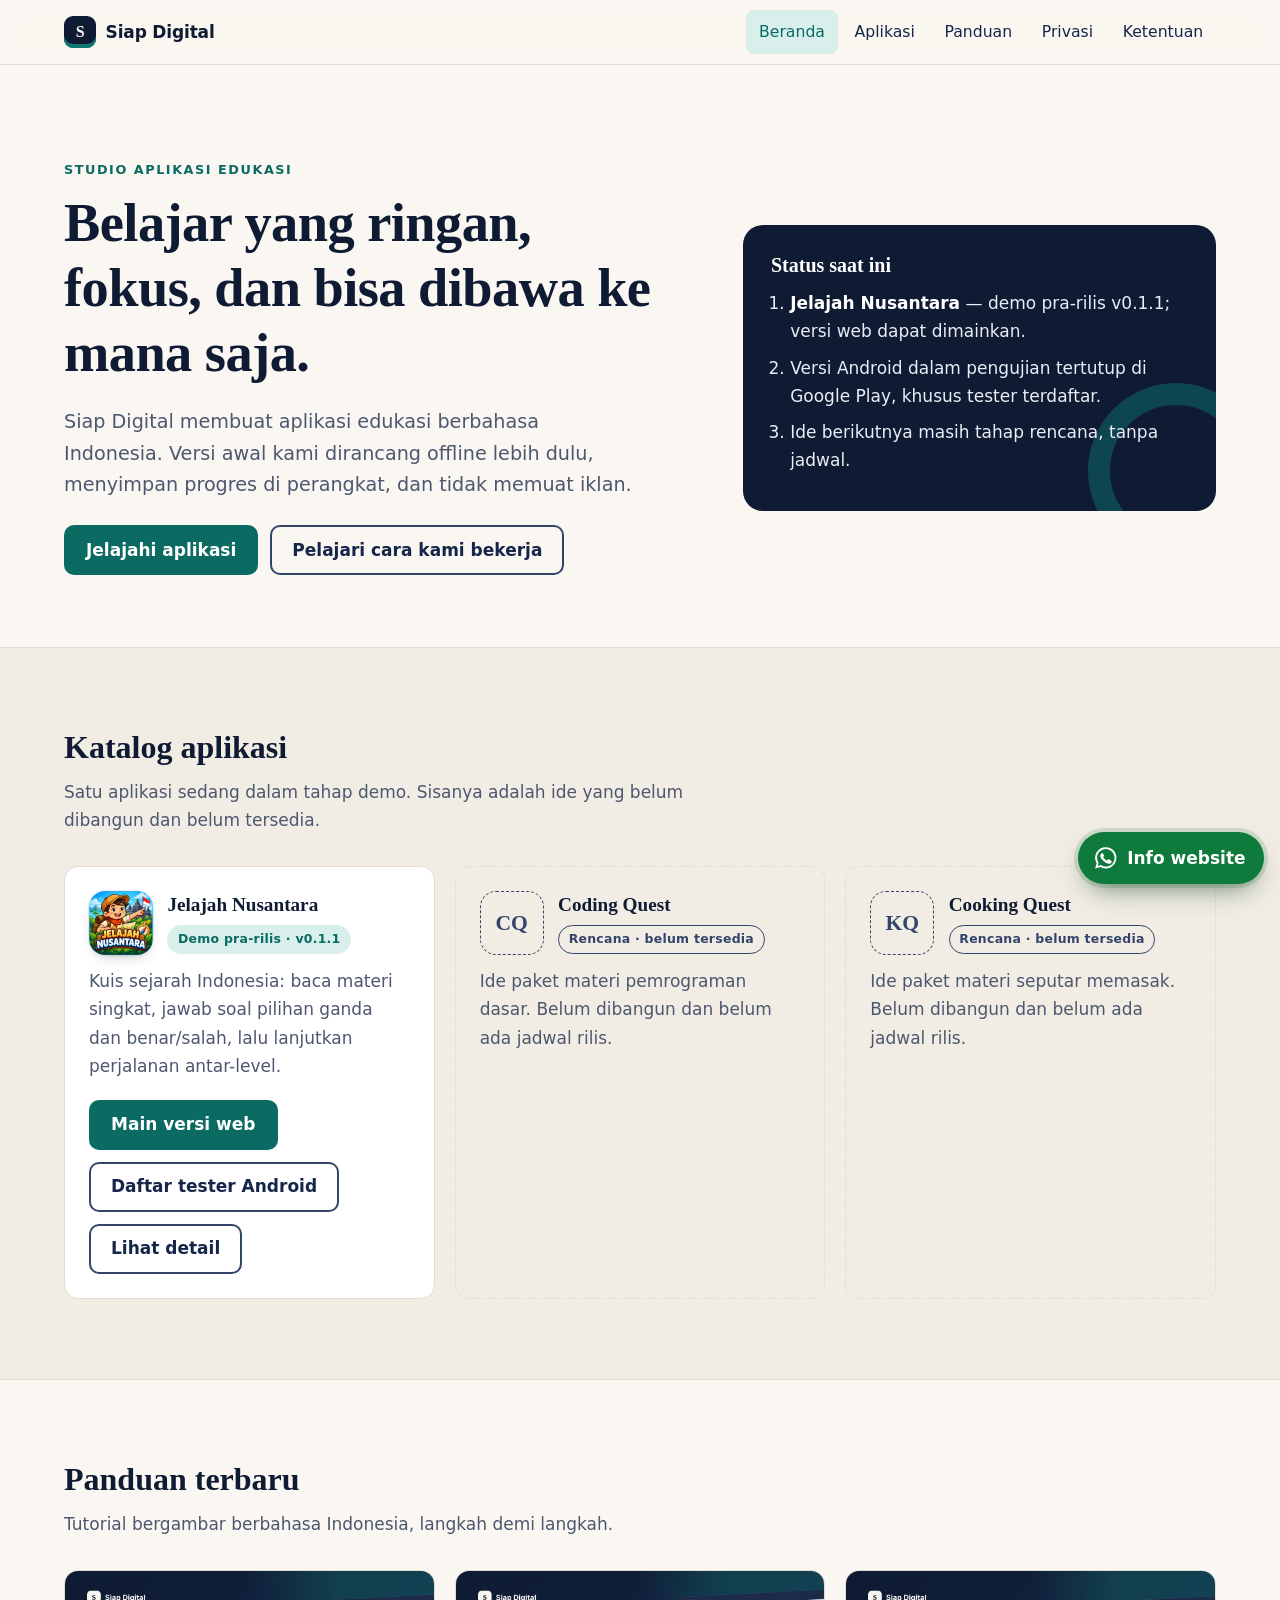
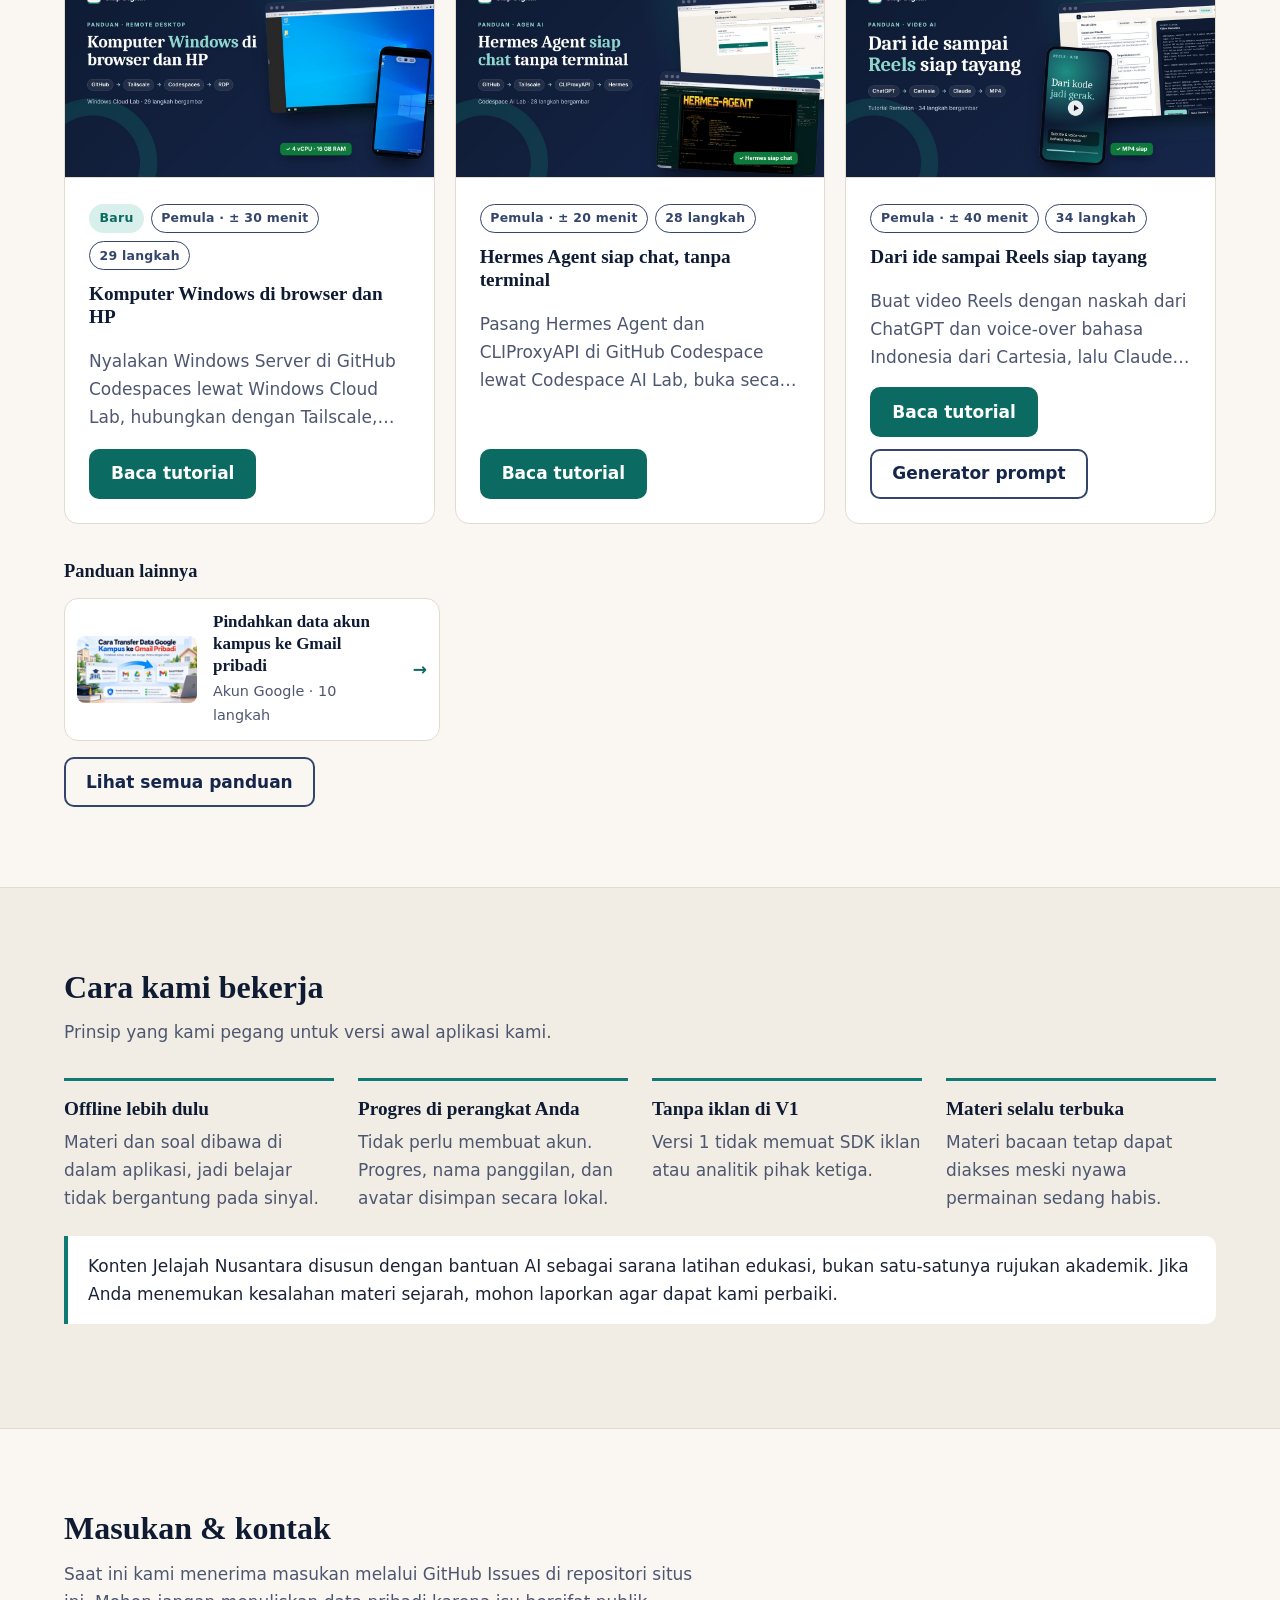
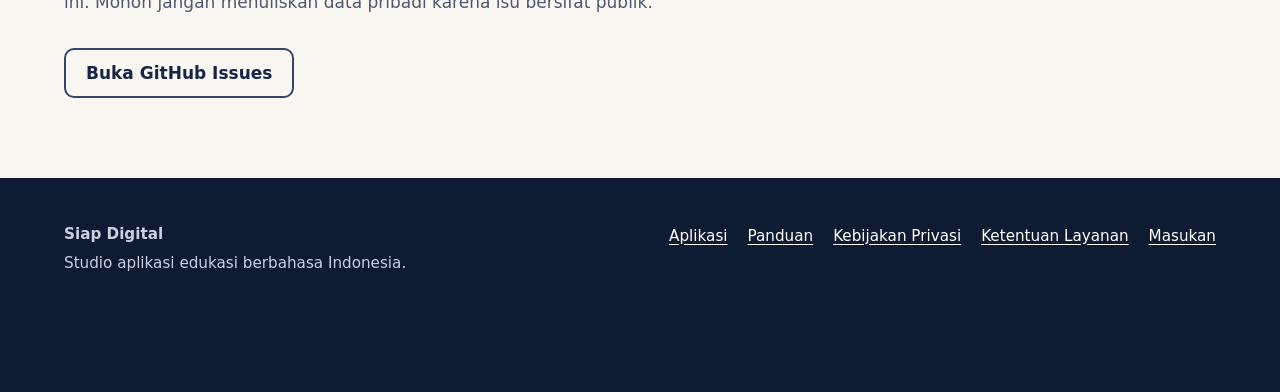
<file: index.html>
<!doctype html>
<html lang="id">
<head>
  <meta charset="utf-8">
  <meta name="viewport" content="width=device-width, initial-scale=1">
  <title>Siap Digital — Studio aplikasi edukasi</title>
  <meta name="description" content="Siap Digital membangun aplikasi edukasi yang ringan, bisa dipakai offline, dan tanpa iklan pada versi awalnya. Aplikasi pertama: Jelajah Nusantara, versi web dapat dimainkan; versi Android dalam pengujian tertutup.">
  <meta name="theme-color" content="#0f1b33">
  <link rel="icon" href="assets/img/favicon.svg" type="image/svg+xml">
  <link rel="stylesheet" href="assets/css/style.css">
  <script src="assets/js/main.js" defer></script>
</head>
<body>
  <a class="skip-link" href="#konten">Lewati ke konten</a>

  <header class="site-header">
    <nav class="container nav" aria-label="Navigasi utama">
      <a class="brand" href="./"><span class="brand-mark" aria-hidden="true">S</span>Siap Digital</a>
      <button class="nav-toggle" type="button" aria-expanded="false" aria-controls="nav-links">Menu</button>
      <ul class="nav-links" id="nav-links">
        <li><a href="./" aria-current="page">Beranda</a></li>
        <li><a href="apps/">Aplikasi</a></li>
        <li><a href="panduan/">Panduan</a></li>
        <li><a href="privacy/">Privasi</a></li>
        <li><a href="terms/">Ketentuan</a></li>
      </ul>
    </nav>
  </header>

  <main id="konten">
    <section class="hero">
      <div class="container hero-grid">
        <div>
          <span class="eyebrow">Studio aplikasi edukasi</span>
          <h1>Belajar yang ringan, fokus, dan bisa dibawa ke mana saja.</h1>
          <p class="lead">Siap Digital membuat aplikasi edukasi berbahasa Indonesia. Versi awal kami dirancang offline lebih dulu, menyimpan progres di perangkat, dan tidak memuat iklan.</p>
          <div class="btn-row">
            <a class="btn btn-primary" href="apps/">Jelajahi aplikasi</a>
            <a class="btn btn-secondary" href="#cara-kami-bekerja">Pelajari cara kami bekerja</a>
          </div>
        </div>
        <aside class="hero-panel" aria-labelledby="status-heading">
          <h2 id="status-heading">Status saat ini</h2>
          <ol>
            <li><strong>Jelajah Nusantara</strong> — demo pra-rilis v0.1.1; versi web dapat dimainkan.</li>
            <li>Versi Android dalam pengujian tertutup di Google Play, khusus tester terdaftar.</li>
            <li>Ide berikutnya masih tahap rencana, tanpa jadwal.</li>
          </ol>
        </aside>
      </div>
    </section>

    <section class="section section-alt" id="aplikasi" aria-labelledby="katalog-heading">
      <div class="container">
        <div class="section-head">
          <h2 id="katalog-heading">Katalog aplikasi</h2>
          <p>Satu aplikasi sedang dalam tahap demo. Sisanya adalah ide yang belum dibangun dan belum tersedia.</p>
        </div>
        <div class="catalogue">
          <article class="card">
            <div class="card-top">
              <img class="app-icon" src="assets/img/jelajah-nusantara-icon-512.png" width="64" height="64" alt="Ikon aplikasi Jelajah Nusantara" loading="lazy" decoding="async">
              <div>
                <h3>Jelajah Nusantara</h3>
                <span class="badge badge-demo">Demo pra-rilis · v0.1.1</span>
              </div>
            </div>
            <p>Kuis sejarah Indonesia: baca materi singkat, jawab soal pilihan ganda dan benar/salah, lalu lanjutkan perjalanan antar-level.</p>
            <div class="btn-row">
              <a class="btn btn-primary" href="https://eduquest.siapdigital.id/">Main versi web</a>
              <a class="btn btn-secondary" href="apps/jelajah-nusantara/#daftar-tester">Daftar tester Android</a>
              <a class="btn btn-secondary" href="apps/jelajah-nusantara/">Lihat detail</a>
            </div>
          </article>

          <article class="card is-planned">
            <div class="card-top">
              <span class="app-mark muted" aria-hidden="true">CQ</span>
              <div>
                <h3>Coding Quest</h3>
                <span class="badge badge-plan">Rencana · belum tersedia</span>
              </div>
            </div>
            <p>Ide paket materi pemrograman dasar. Belum dibangun dan belum ada jadwal rilis.</p>
          </article>

          <article class="card is-planned">
            <div class="card-top">
              <span class="app-mark muted" aria-hidden="true">KQ</span>
              <div>
                <h3>Cooking Quest</h3>
                <span class="badge badge-plan">Rencana · belum tersedia</span>
              </div>
            </div>
            <p>Ide paket materi seputar memasak. Belum dibangun dan belum ada jadwal rilis.</p>
          </article>
        </div>
      </div>
    </section>

    <section class="section" id="panduan" aria-labelledby="panduan-heading">
      <div class="container">
        <div class="section-head">
          <h2 id="panduan-heading">Panduan terbaru</h2>
          <p>Tutorial bergambar berbahasa Indonesia, langkah demi langkah.</p>
        </div>
        <div class="catalogue catalogue-3">
          <article class="card guide-card">
            <img src="assets/img/panduan/windows-cloud-lab/sampul-windows-cloud-lab.jpg" width="1200" height="675" alt="Sampul tutorial Windows Cloud Lab: desktop Windows di browser dan di HP" loading="lazy" decoding="async">
            <div class="guide-card-body">
              <ul class="guide-meta" aria-label="Info panduan">
                <li><span class="badge badge-demo">Baru</span></li>
                <li><span class="badge badge-plan">Pemula · ± 30 menit</span></li>
                <li><span class="badge badge-plan">29 langkah</span></li>
              </ul>
              <h3>Komputer Windows di browser dan HP</h3>
              <p>Nyalakan Windows Server di GitHub Codespaces lewat Windows Cloud Lab, hubungkan dengan Tailscale, lalu buka di browser atau Remote Desktop di HP.</p>
              <div class="btn-row">
                <a class="btn btn-primary" href="panduan/windows-cloud-lab/">Baca tutorial</a>
              </div>
            </div>
          </article>

          <article class="card guide-card">
            <img src="assets/img/panduan/hermes-agent/sampul-hermes-agent.jpg" width="1200" height="675" alt="Sampul tutorial Hermes Agent: alur GitHub, Tailscale, CLIProxyAPI, dan Hermes yang siap chat" loading="lazy" decoding="async">
            <div class="guide-card-body">
              <ul class="guide-meta" aria-label="Info panduan">
                <li><span class="badge badge-plan">Pemula · ± 20 menit</span></li>
                <li><span class="badge badge-plan">28 langkah</span></li>
              </ul>
              <h3>Hermes Agent siap chat, tanpa terminal</h3>
              <p>Pasang Hermes Agent dan CLIProxyAPI di GitHub Codespace lewat Codespace AI Lab, buka secara privat dengan Tailscale, lalu sambungkan model AI dari akun Anda sendiri.</p>
              <div class="btn-row">
                <a class="btn btn-primary" href="panduan/hermes-agent/">Baca tutorial</a>
              </div>
            </div>
          </article>

          <article class="card guide-card">
            <img src="assets/img/panduan/remotion-reelforge/sampul-remotion-reelforge.jpg" width="1200" height="675" alt="Sampul tutorial Remotion: alur ChatGPT, Cartesia, dan Claude menjadi video Reels MP4" loading="lazy" decoding="async">
            <div class="guide-card-body">
              <ul class="guide-meta" aria-label="Info panduan">
                <li><span class="badge badge-plan">Pemula · ± 40 menit</span></li>
                <li><span class="badge badge-plan">34 langkah</span></li>
              </ul>
              <h3>Dari ide sampai Reels siap tayang</h3>
              <p>Buat video Reels dengan naskah dari ChatGPT dan voice-over bahasa Indonesia dari Cartesia, lalu Claude membangun videonya dengan Remotion: MP4 siap upload atau ZIP project.</p>
              <div class="btn-row">
                <a class="btn btn-primary" href="panduan/remotion-reelforge/">Baca tutorial</a>
                <a class="btn btn-secondary" href="panduan/remotion-reelforge/prompt-chatgpt/">Generator prompt</a>
              </div>
            </div>
          </article>
        </div>

        <div class="guide-more">
          <h3 class="guide-more-title">Panduan lainnya</h3>
          <ul class="guide-more-list">
            <li>
              <a class="guide-more-item" href="panduan/transfer-konten-google/">
                <img src="assets/img/panduan/transfer-konten-google/sampul-transfer-konten-google.jpg" width="1200" height="675" alt="Sampul panduan pindahkan data akun kampus ke Gmail" loading="lazy" decoding="async">
                <span class="guide-more-text">
                  <strong>Pindahkan data akun kampus ke Gmail pribadi</strong>
                  <span>Akun Google · 10 langkah</span>
                </span>
                <span class="guide-more-arrow" aria-hidden="true">→</span>
              </a>
            </li>
          </ul>
          <a class="btn btn-secondary" href="panduan/">Lihat semua panduan</a>
        </div>
      </div>
    </section>

    <section class="section section-alt" id="cara-kami-bekerja" aria-labelledby="cara-heading">
      <div class="container">
        <div class="section-head">
          <h2 id="cara-heading">Cara kami bekerja</h2>
          <p>Prinsip yang kami pegang untuk versi awal aplikasi kami.</p>
        </div>
        <ul class="principles">
          <li>
            <h3>Offline lebih dulu</h3>
            <p>Materi dan soal dibawa di dalam aplikasi, jadi belajar tidak bergantung pada sinyal.</p>
          </li>
          <li>
            <h3>Progres di perangkat Anda</h3>
            <p>Tidak perlu membuat akun. Progres, nama panggilan, dan avatar disimpan secara lokal.</p>
          </li>
          <li>
            <h3>Tanpa iklan di V1</h3>
            <p>Versi 1 tidak memuat SDK iklan atau analitik pihak ketiga.</p>
          </li>
          <li>
            <h3>Materi selalu terbuka</h3>
            <p>Materi bacaan tetap dapat diakses meski nyawa permainan sedang habis.</p>
          </li>
        </ul>
        <div class="callout">
          <p>Konten Jelajah Nusantara disusun dengan bantuan AI sebagai sarana latihan edukasi, bukan satu-satunya rujukan akademik. Jika Anda menemukan kesalahan materi sejarah, mohon laporkan agar dapat kami perbaiki.</p>
        </div>
      </div>
    </section>

    <section class="section" id="kontak" aria-labelledby="kontak-heading">
      <div class="container">
        <div class="section-head">
          <h2 id="kontak-heading">Masukan &amp; kontak</h2>
          <p>Saat ini kami menerima masukan melalui GitHub Issues di repositori situs ini. Mohon jangan menuliskan data pribadi karena isu bersifat publik.</p>
        </div>
        <a class="btn btn-secondary" href="https://github.com/sodikinnaa/siapdigital.id/issues">Buka GitHub Issues</a>
      </div>
    </section>
  </main>

  <a class="wa-float" href="https://wa.me/62895353557327?text=Halo%20Admin%20Siap%20Digital%2C%20saya%20ingin%20informasi%20lebih%20lanjut%20terkait%20website%20siapdigital.id." target="_blank" rel="noopener" aria-label="Chat WhatsApp Siap Digital untuk info website"><svg class="wa-icon" viewBox="0 0 24 24" aria-hidden="true" focusable="false"><path fill="currentColor" d="M12 2a10 10 0 0 0-8.6 15.1L2 22l5-1.3A10 10 0 1 0 12 2Zm0 18.2a8.2 8.2 0 0 1-4.2-1.2l-.3-.2-3 .8.8-2.9-.2-.3A8.2 8.2 0 1 1 12 20.2Zm4.5-6.1c-.2-.1-1.5-.7-1.7-.8-.2-.1-.4-.1-.6.1l-.8 1c-.1.2-.3.2-.5.1a6.7 6.7 0 0 1-3.3-2.9c-.2-.4.2-.4.7-1.3.1-.2 0-.3 0-.4l-.8-1.8c-.2-.5-.4-.4-.6-.4h-.5a1 1 0 0 0-.7.3 3 3 0 0 0-.9 2.2 5.2 5.2 0 0 0 1.1 2.7 11.8 11.8 0 0 0 4.5 4c1.7.7 2.3.8 3.2.6.5-.1 1.5-.6 1.7-1.2.2-.6.2-1.1.1-1.2l-.5-.3Z"/></svg><span class="wa-float-text">Info website</span></a>

  <footer class="site-footer">
    <div class="container footer-grid">
      <div>
        <p><strong>Siap Digital</strong></p>
        <p>Studio aplikasi edukasi berbahasa Indonesia.</p>
      </div>
      <ul class="footer-links">
        <li><a href="apps/">Aplikasi</a></li>
        <li><a href="panduan/">Panduan</a></li>
        <li><a href="privacy/">Kebijakan Privasi</a></li>
        <li><a href="terms/">Ketentuan Layanan</a></li>
        <li><a href="https://github.com/sodikinnaa/siapdigital.id/issues">Masukan</a></li>
      </ul>
    </div>
  </footer>
</body>
</html>
</file>
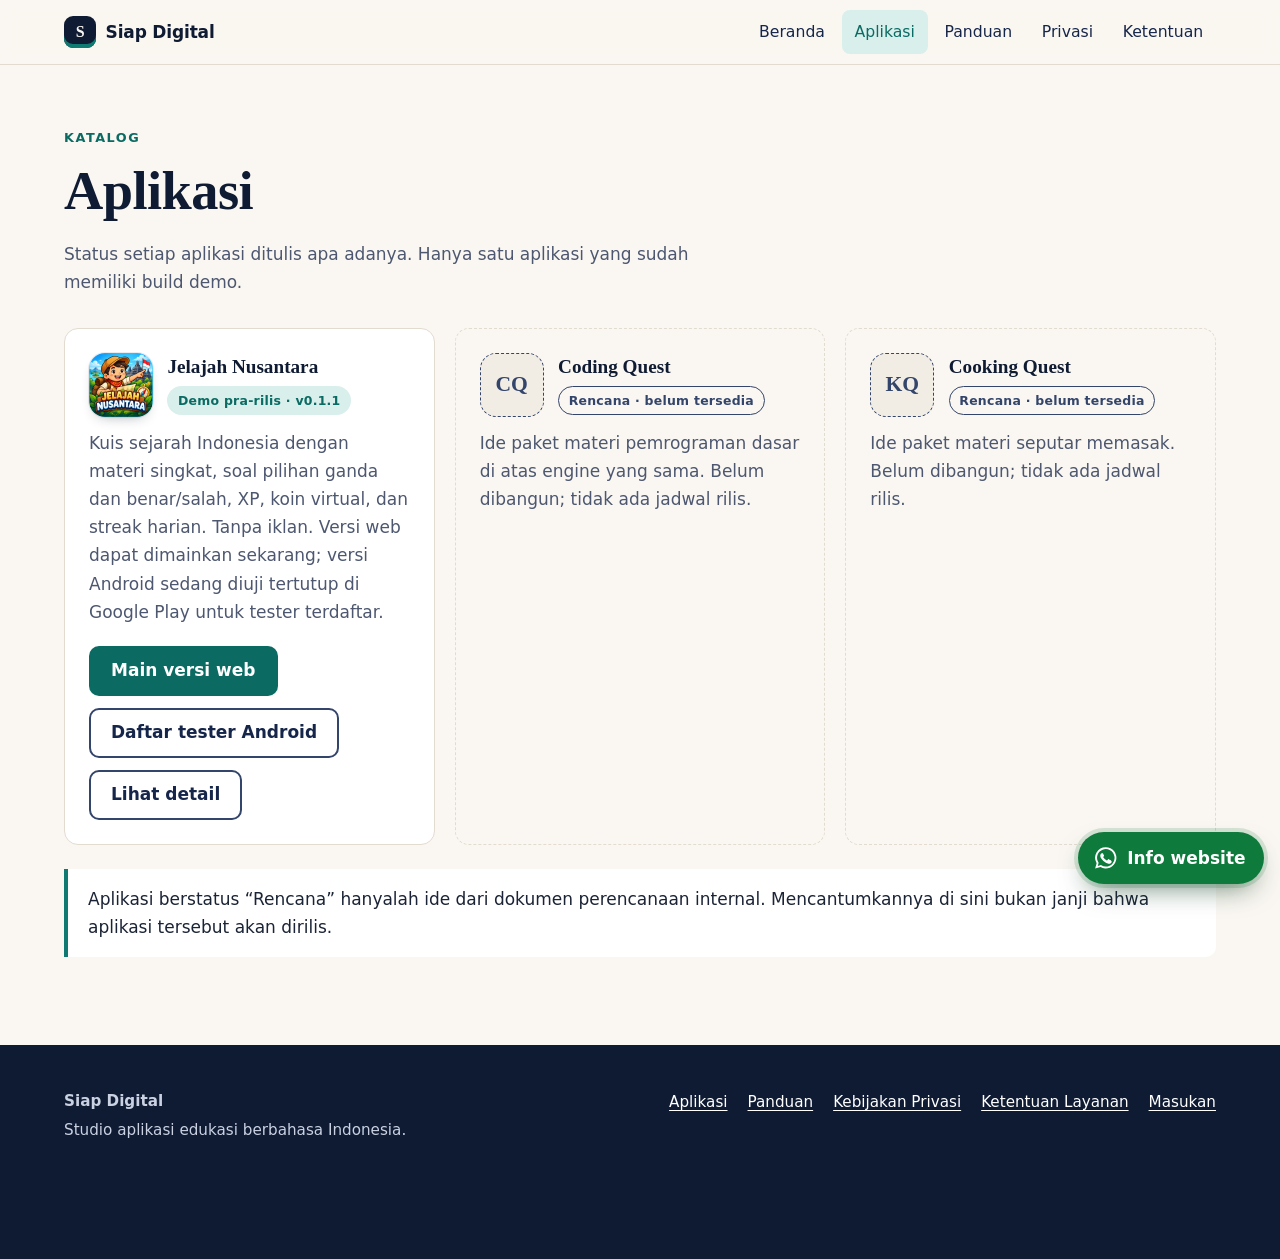
<file: apps/index.html>
<!doctype html>
<html lang="id">
<head>
  <meta charset="utf-8">
  <meta name="viewport" content="width=device-width, initial-scale=1">
  <title>Aplikasi — Siap Digital</title>
  <meta name="description" content="Katalog aplikasi Siap Digital: Jelajah Nusantara (versi web dapat dimainkan, Android dalam pengujian tertutup) dan ide yang masih dalam rencana.">
  <meta name="theme-color" content="#0f1b33">
  <link rel="icon" href="../assets/img/favicon.svg" type="image/svg+xml">
  <link rel="stylesheet" href="../assets/css/style.css">
  <script src="../assets/js/main.js" defer></script>
</head>
<body>
  <a class="skip-link" href="#konten">Lewati ke konten</a>

  <header class="site-header">
    <nav class="container nav" aria-label="Navigasi utama">
      <a class="brand" href="../"><span class="brand-mark" aria-hidden="true">S</span>Siap Digital</a>
      <button class="nav-toggle" type="button" aria-expanded="false" aria-controls="nav-links">Menu</button>
      <ul class="nav-links" id="nav-links">
        <li><a href="../">Beranda</a></li>
        <li><a href="./" aria-current="page">Aplikasi</a></li>
        <li><a href="../panduan/">Panduan</a></li>
        <li><a href="../privacy/">Privasi</a></li>
        <li><a href="../terms/">Ketentuan</a></li>
      </ul>
    </nav>
  </header>

  <main id="konten" class="doc">
    <div class="container">
      <div class="section-head">
        <span class="eyebrow">Katalog</span>
        <h1>Aplikasi</h1>
        <p>Status setiap aplikasi ditulis apa adanya. Hanya satu aplikasi yang sudah memiliki build demo.</p>
      </div>

      <div class="catalogue">
        <article class="card">
          <div class="card-top">
            <img class="app-icon" src="../assets/img/jelajah-nusantara-icon-512.png" width="64" height="64" alt="Ikon aplikasi Jelajah Nusantara" decoding="async">
            <div>
              <h2>Jelajah Nusantara</h2>
              <span class="badge badge-demo">Demo pra-rilis · v0.1.1</span>
            </div>
          </div>
          <p>Kuis sejarah Indonesia dengan materi singkat, soal pilihan ganda dan benar/salah, XP, koin virtual, dan streak harian. Tanpa iklan. Versi web dapat dimainkan sekarang; versi Android sedang diuji tertutup di Google Play untuk tester terdaftar.</p>
          <div class="btn-row">
            <a class="btn btn-primary" href="https://eduquest.siapdigital.id/">Main versi web</a>
            <a class="btn btn-secondary" href="jelajah-nusantara/#daftar-tester">Daftar tester Android</a>
            <a class="btn btn-secondary" href="jelajah-nusantara/">Lihat detail</a>
          </div>
        </article>

        <article class="card is-planned">
          <div class="card-top">
            <span class="app-mark muted" aria-hidden="true">CQ</span>
            <div>
              <h2>Coding Quest</h2>
              <span class="badge badge-plan">Rencana · belum tersedia</span>
            </div>
          </div>
          <p>Ide paket materi pemrograman dasar di atas engine yang sama. Belum dibangun; tidak ada jadwal rilis.</p>
        </article>

        <article class="card is-planned">
          <div class="card-top">
            <span class="app-mark muted" aria-hidden="true">KQ</span>
            <div>
              <h2>Cooking Quest</h2>
              <span class="badge badge-plan">Rencana · belum tersedia</span>
            </div>
          </div>
          <p>Ide paket materi seputar memasak. Belum dibangun; tidak ada jadwal rilis.</p>
        </article>
      </div>

      <div class="callout">
        <p>Aplikasi berstatus “Rencana” hanyalah ide dari dokumen perencanaan internal. Mencantumkannya di sini bukan janji bahwa aplikasi tersebut akan dirilis.</p>
      </div>
    </div>
  </main>

  <a class="wa-float" href="https://wa.me/62895353557327?text=Halo%20Admin%20Siap%20Digital%2C%20saya%20ingin%20informasi%20lebih%20lanjut%20terkait%20website%20siapdigital.id." target="_blank" rel="noopener" aria-label="Chat WhatsApp Siap Digital untuk info website"><svg class="wa-icon" viewBox="0 0 24 24" aria-hidden="true" focusable="false"><path fill="currentColor" d="M12 2a10 10 0 0 0-8.6 15.1L2 22l5-1.3A10 10 0 1 0 12 2Zm0 18.2a8.2 8.2 0 0 1-4.2-1.2l-.3-.2-3 .8.8-2.9-.2-.3A8.2 8.2 0 1 1 12 20.2Zm4.5-6.1c-.2-.1-1.5-.7-1.7-.8-.2-.1-.4-.1-.6.1l-.8 1c-.1.2-.3.2-.5.1a6.7 6.7 0 0 1-3.3-2.9c-.2-.4.2-.4.7-1.3.1-.2 0-.3 0-.4l-.8-1.8c-.2-.5-.4-.4-.6-.4h-.5a1 1 0 0 0-.7.3 3 3 0 0 0-.9 2.2 5.2 5.2 0 0 0 1.1 2.7 11.8 11.8 0 0 0 4.5 4c1.7.7 2.3.8 3.2.6.5-.1 1.5-.6 1.7-1.2.2-.6.2-1.1.1-1.2l-.5-.3Z"/></svg><span class="wa-float-text">Info website</span></a>

  <footer class="site-footer">
    <div class="container footer-grid">
      <div>
        <p><strong>Siap Digital</strong></p>
        <p>Studio aplikasi edukasi berbahasa Indonesia.</p>
      </div>
      <ul class="footer-links">
        <li><a href="./">Aplikasi</a></li>
        <li><a href="../panduan/">Panduan</a></li>
        <li><a href="../privacy/">Kebijakan Privasi</a></li>
        <li><a href="../terms/">Ketentuan Layanan</a></li>
        <li><a href="https://github.com/sodikinnaa/siapdigital.id/issues">Masukan</a></li>
      </ul>
    </div>
  </footer>
</body>
</html>
</file>
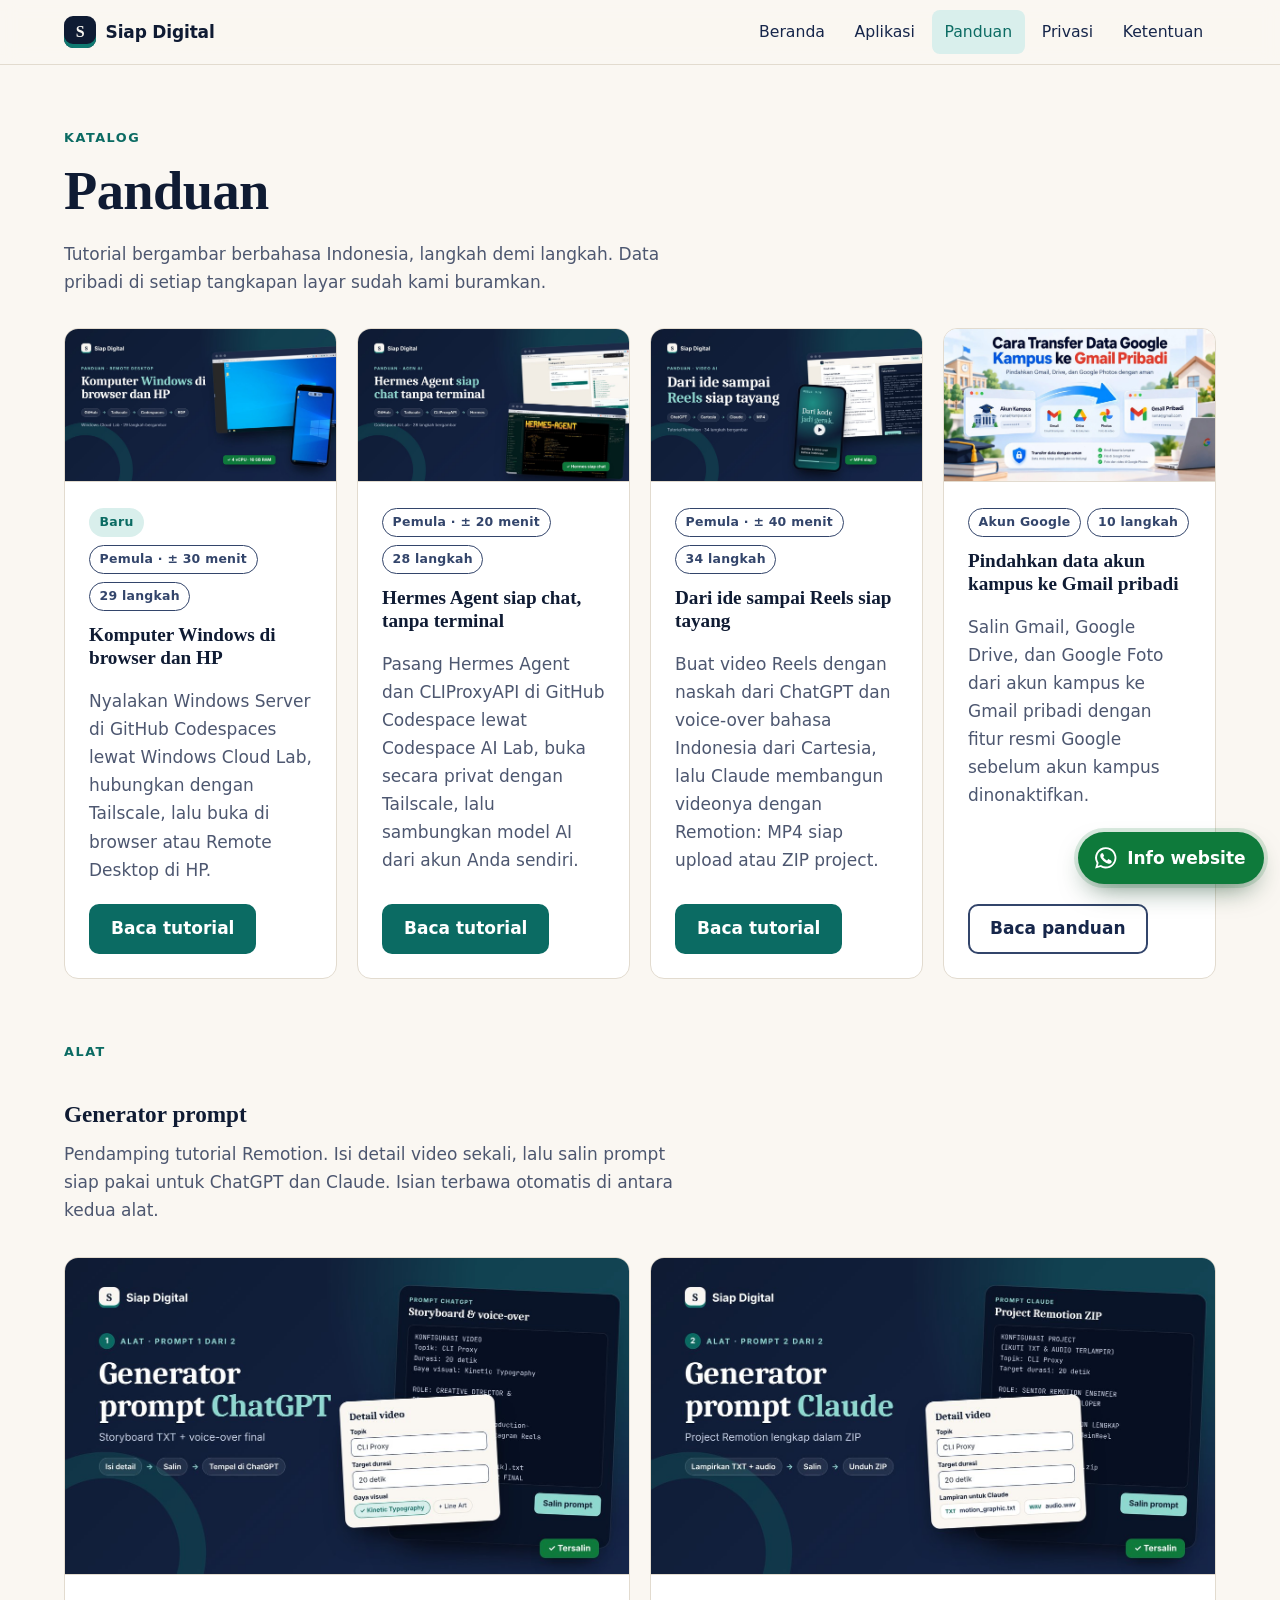
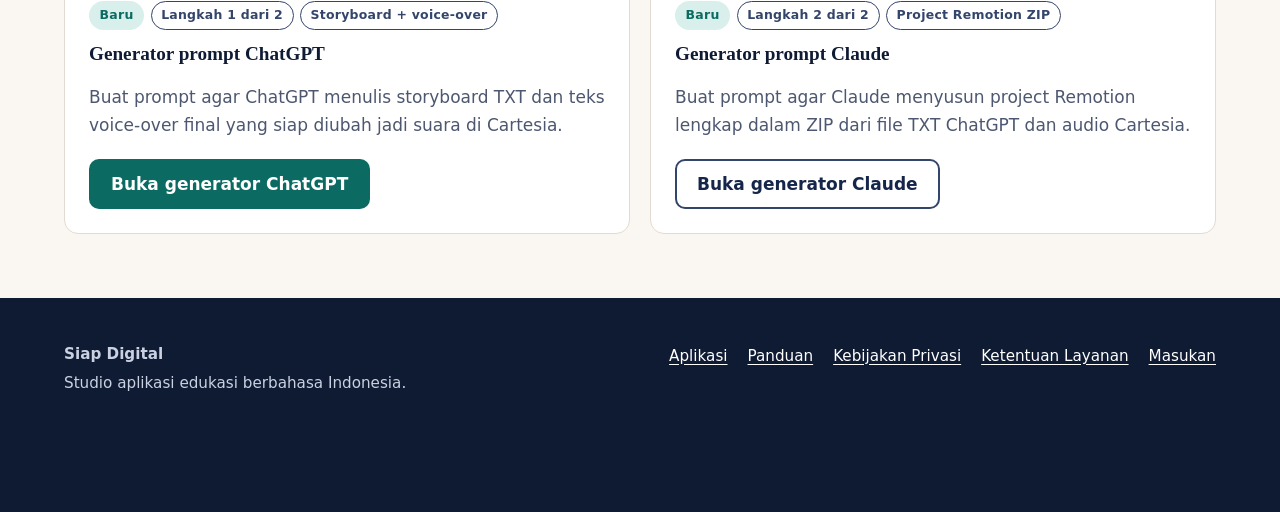
<file: panduan/index.html>
<!doctype html>
<html lang="id">
<head>
  <meta charset="utf-8">
  <meta name="viewport" content="width=device-width, initial-scale=1">
  <title>Panduan — Siap Digital</title>
  <meta name="description" content="Kumpulan panduan bergambar Siap Digital: tutorial Remotion membuat video Reels dengan AI dan cara memindahkan data akun kampus ke Gmail pribadi.">
  <meta name="theme-color" content="#0f1b33">
  <link rel="icon" href="../assets/img/favicon.svg" type="image/svg+xml">
  <link rel="stylesheet" href="../assets/css/style.css">
  <script src="../assets/js/main.js" defer></script>
</head>
<body>
  <a class="skip-link" href="#konten">Lewati ke konten</a>

  <header class="site-header">
    <nav class="container nav" aria-label="Navigasi utama">
      <a class="brand" href="../"><span class="brand-mark" aria-hidden="true">S</span>Siap Digital</a>
      <button class="nav-toggle" type="button" aria-expanded="false" aria-controls="nav-links">Menu</button>
      <ul class="nav-links" id="nav-links">
        <li><a href="../">Beranda</a></li>
        <li><a href="../apps/">Aplikasi</a></li>
        <li><a href="./" aria-current="page">Panduan</a></li>
        <li><a href="../privacy/">Privasi</a></li>
        <li><a href="../terms/">Ketentuan</a></li>
      </ul>
    </nav>
  </header>

  <main id="konten" class="doc">
    <div class="container">
      <div class="section-head">
        <span class="eyebrow">Katalog</span>
        <h1>Panduan</h1>
        <p>Tutorial bergambar berbahasa Indonesia, langkah demi langkah. Data pribadi di setiap tangkapan layar sudah kami buramkan.</p>
      </div>

      <div class="catalogue">
        <article class="card guide-card">
          <img src="../assets/img/panduan/windows-cloud-lab/sampul-windows-cloud-lab.jpg" width="1200" height="675" alt="Sampul tutorial Windows Cloud Lab: desktop Windows di browser dan di HP" loading="lazy" decoding="async">
          <div class="guide-card-body">
            <ul class="guide-meta" aria-label="Info panduan">
              <li><span class="badge badge-demo">Baru</span></li>
              <li><span class="badge badge-plan">Pemula · ± 30 menit</span></li>
              <li><span class="badge badge-plan">29 langkah</span></li>
            </ul>
            <h2>Komputer Windows di browser dan HP</h2>
            <p>Nyalakan Windows Server di GitHub Codespaces lewat Windows Cloud Lab, hubungkan dengan Tailscale, lalu buka di browser atau Remote Desktop di HP.</p>
            <div class="btn-row">
              <a class="btn btn-primary" href="../panduan/windows-cloud-lab/">Baca tutorial</a>
            </div>
          </div>
        </article>

        <article class="card guide-card">
          <img src="../assets/img/panduan/hermes-agent/sampul-hermes-agent.jpg" width="1200" height="675" alt="Sampul tutorial Hermes Agent: alur GitHub, Tailscale, CLIProxyAPI, dan Hermes yang siap chat" loading="lazy" decoding="async">
          <div class="guide-card-body">
            <ul class="guide-meta" aria-label="Info panduan">
              <li><span class="badge badge-plan">Pemula · ± 20 menit</span></li>
              <li><span class="badge badge-plan">28 langkah</span></li>
            </ul>
            <h2>Hermes Agent siap chat, tanpa terminal</h2>
            <p>Pasang Hermes Agent dan CLIProxyAPI di GitHub Codespace lewat Codespace AI Lab, buka secara privat dengan Tailscale, lalu sambungkan model AI dari akun Anda sendiri.</p>
            <div class="btn-row">
              <a class="btn btn-primary" href="../panduan/hermes-agent/">Baca tutorial</a>
            </div>
          </div>
        </article>

        <article class="card guide-card">
          <img src="../assets/img/panduan/remotion-reelforge/sampul-remotion-reelforge.jpg" width="1200" height="675" alt="Sampul tutorial Remotion: alur ChatGPT, Cartesia, dan Claude menjadi video Reels MP4" loading="lazy" decoding="async">
          <div class="guide-card-body">
            <ul class="guide-meta" aria-label="Info panduan">
              <li><span class="badge badge-plan">Pemula · ± 40 menit</span></li>
              <li><span class="badge badge-plan">34 langkah</span></li>
            </ul>
            <h2>Dari ide sampai Reels siap tayang</h2>
            <p>Buat video Reels dengan naskah dari ChatGPT dan voice-over bahasa Indonesia dari Cartesia, lalu Claude membangun videonya dengan Remotion: MP4 siap upload atau ZIP project.</p>
            <div class="btn-row">
              <a class="btn btn-primary" href="../panduan/remotion-reelforge/">Baca tutorial</a>
            </div>
          </div>
        </article>

        <article class="card guide-card">
          <img src="../assets/img/panduan/transfer-konten-google/sampul-transfer-konten-google.jpg" width="1200" height="675" alt="Sampul panduan: data Gmail, Drive, dan Photos berpindah dari akun kampus ke Gmail pribadi" loading="lazy" decoding="async">
          <div class="guide-card-body">
            <ul class="guide-meta" aria-label="Info panduan">
              <li><span class="badge badge-plan">Akun Google</span></li>
              <li><span class="badge badge-plan">10 langkah</span></li>
            </ul>
            <h2>Pindahkan data akun kampus ke Gmail pribadi</h2>
            <p>Salin Gmail, Google Drive, dan Google Foto dari akun kampus ke Gmail pribadi dengan fitur resmi Google sebelum akun kampus dinonaktifkan.</p>
            <div class="btn-row">
              <a class="btn btn-secondary" href="../panduan/transfer-konten-google/">Baca panduan</a>
            </div>
          </div>
        </article>
      </div>

      <div class="section-head hub-tools-head">
        <span class="eyebrow">Alat</span>
        <h2 id="generator-prompt">Generator prompt</h2>
        <p>Pendamping tutorial Remotion. Isi detail video sekali, lalu salin prompt siap pakai untuk ChatGPT dan Claude. Isian terbawa otomatis di antara kedua alat.</p>
      </div>

      <div class="catalogue">
        <article class="card guide-card">
          <img src="../assets/img/panduan/remotion-reelforge/thumb-prompt-chatgpt.jpg" width="1200" height="675" alt="Thumbnail generator prompt ChatGPT: form detail video dan panel prompt storyboard serta voice-over" loading="lazy" decoding="async">
          <div class="guide-card-body">
            <ul class="guide-meta" aria-label="Info alat">
              <li><span class="badge badge-demo">Baru</span></li>
              <li><span class="badge badge-plan">Langkah 1 dari 2</span></li>
              <li><span class="badge badge-plan">Storyboard + voice-over</span></li>
            </ul>
            <h3>Generator prompt ChatGPT</h3>
            <p>Buat prompt agar ChatGPT menulis storyboard TXT dan teks voice-over final yang siap diubah jadi suara di Cartesia.</p>
            <div class="btn-row">
              <a class="btn btn-primary" href="remotion-reelforge/prompt-chatgpt/">Buka generator ChatGPT</a>
            </div>
          </div>
        </article>

        <article class="card guide-card">
          <img src="../assets/img/panduan/remotion-reelforge/thumb-prompt-claude.jpg" width="1200" height="675" alt="Thumbnail generator prompt Claude: form detail video dengan lampiran TXT dan audio serta panel prompt project Remotion" loading="lazy" decoding="async">
          <div class="guide-card-body">
            <ul class="guide-meta" aria-label="Info alat">
              <li><span class="badge badge-demo">Baru</span></li>
              <li><span class="badge badge-plan">Langkah 2 dari 2</span></li>
              <li><span class="badge badge-plan">Project Remotion ZIP</span></li>
            </ul>
            <h3>Generator prompt Claude</h3>
            <p>Buat prompt agar Claude menyusun project Remotion lengkap dalam ZIP dari file TXT ChatGPT dan audio Cartesia.</p>
            <div class="btn-row">
              <a class="btn btn-secondary" href="remotion-reelforge/prompt-claude/">Buka generator Claude</a>
            </div>
          </div>
        </article>
      </div>
    </div>
  </main>

  <a class="wa-float" href="https://wa.me/62895353557327?text=Halo%20Admin%20Siap%20Digital%2C%20saya%20ingin%20informasi%20lebih%20lanjut%20terkait%20website%20siapdigital.id." target="_blank" rel="noopener" aria-label="Chat WhatsApp Siap Digital untuk info website"><svg class="wa-icon" viewBox="0 0 24 24" aria-hidden="true" focusable="false"><path fill="currentColor" d="M12 2a10 10 0 0 0-8.6 15.1L2 22l5-1.3A10 10 0 1 0 12 2Zm0 18.2a8.2 8.2 0 0 1-4.2-1.2l-.3-.2-3 .8.8-2.9-.2-.3A8.2 8.2 0 1 1 12 20.2Zm4.5-6.1c-.2-.1-1.5-.7-1.7-.8-.2-.1-.4-.1-.6.1l-.8 1c-.1.2-.3.2-.5.1a6.7 6.7 0 0 1-3.3-2.9c-.2-.4.2-.4.7-1.3.1-.2 0-.3 0-.4l-.8-1.8c-.2-.5-.4-.4-.6-.4h-.5a1 1 0 0 0-.7.3 3 3 0 0 0-.9 2.2 5.2 5.2 0 0 0 1.1 2.7 11.8 11.8 0 0 0 4.5 4c1.7.7 2.3.8 3.2.6.5-.1 1.5-.6 1.7-1.2.2-.6.2-1.1.1-1.2l-.5-.3Z"/></svg><span class="wa-float-text">Info website</span></a>

  <footer class="site-footer">
    <div class="container footer-grid">
      <div>
        <p><strong>Siap Digital</strong></p>
        <p>Studio aplikasi edukasi berbahasa Indonesia.</p>
      </div>
      <ul class="footer-links">
        <li><a href="../apps/">Aplikasi</a></li>
        <li><a href="./">Panduan</a></li>
        <li><a href="../privacy/">Kebijakan Privasi</a></li>
        <li><a href="../terms/">Ketentuan Layanan</a></li>
        <li><a href="https://github.com/sodikinnaa/siapdigital.id/issues">Masukan</a></li>
      </ul>
    </div>
  </footer>
</body>
</html>
</file>
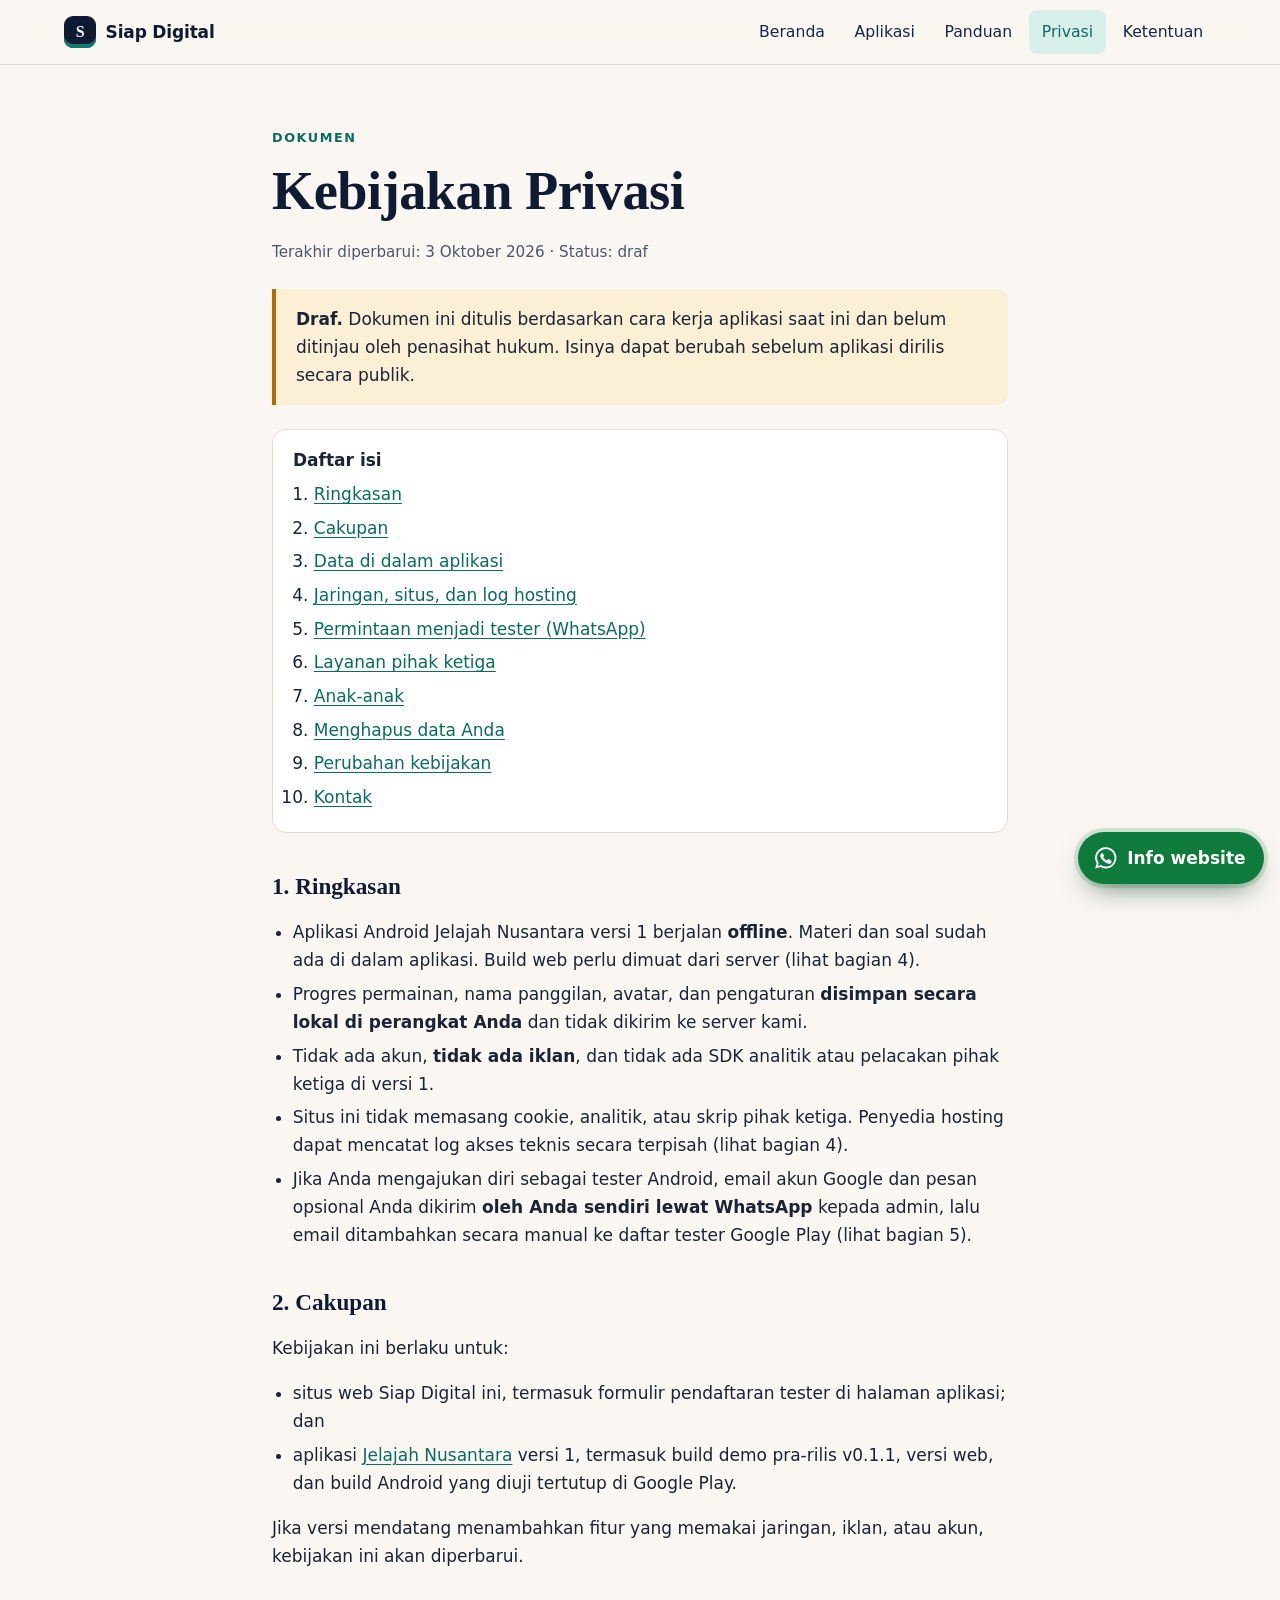
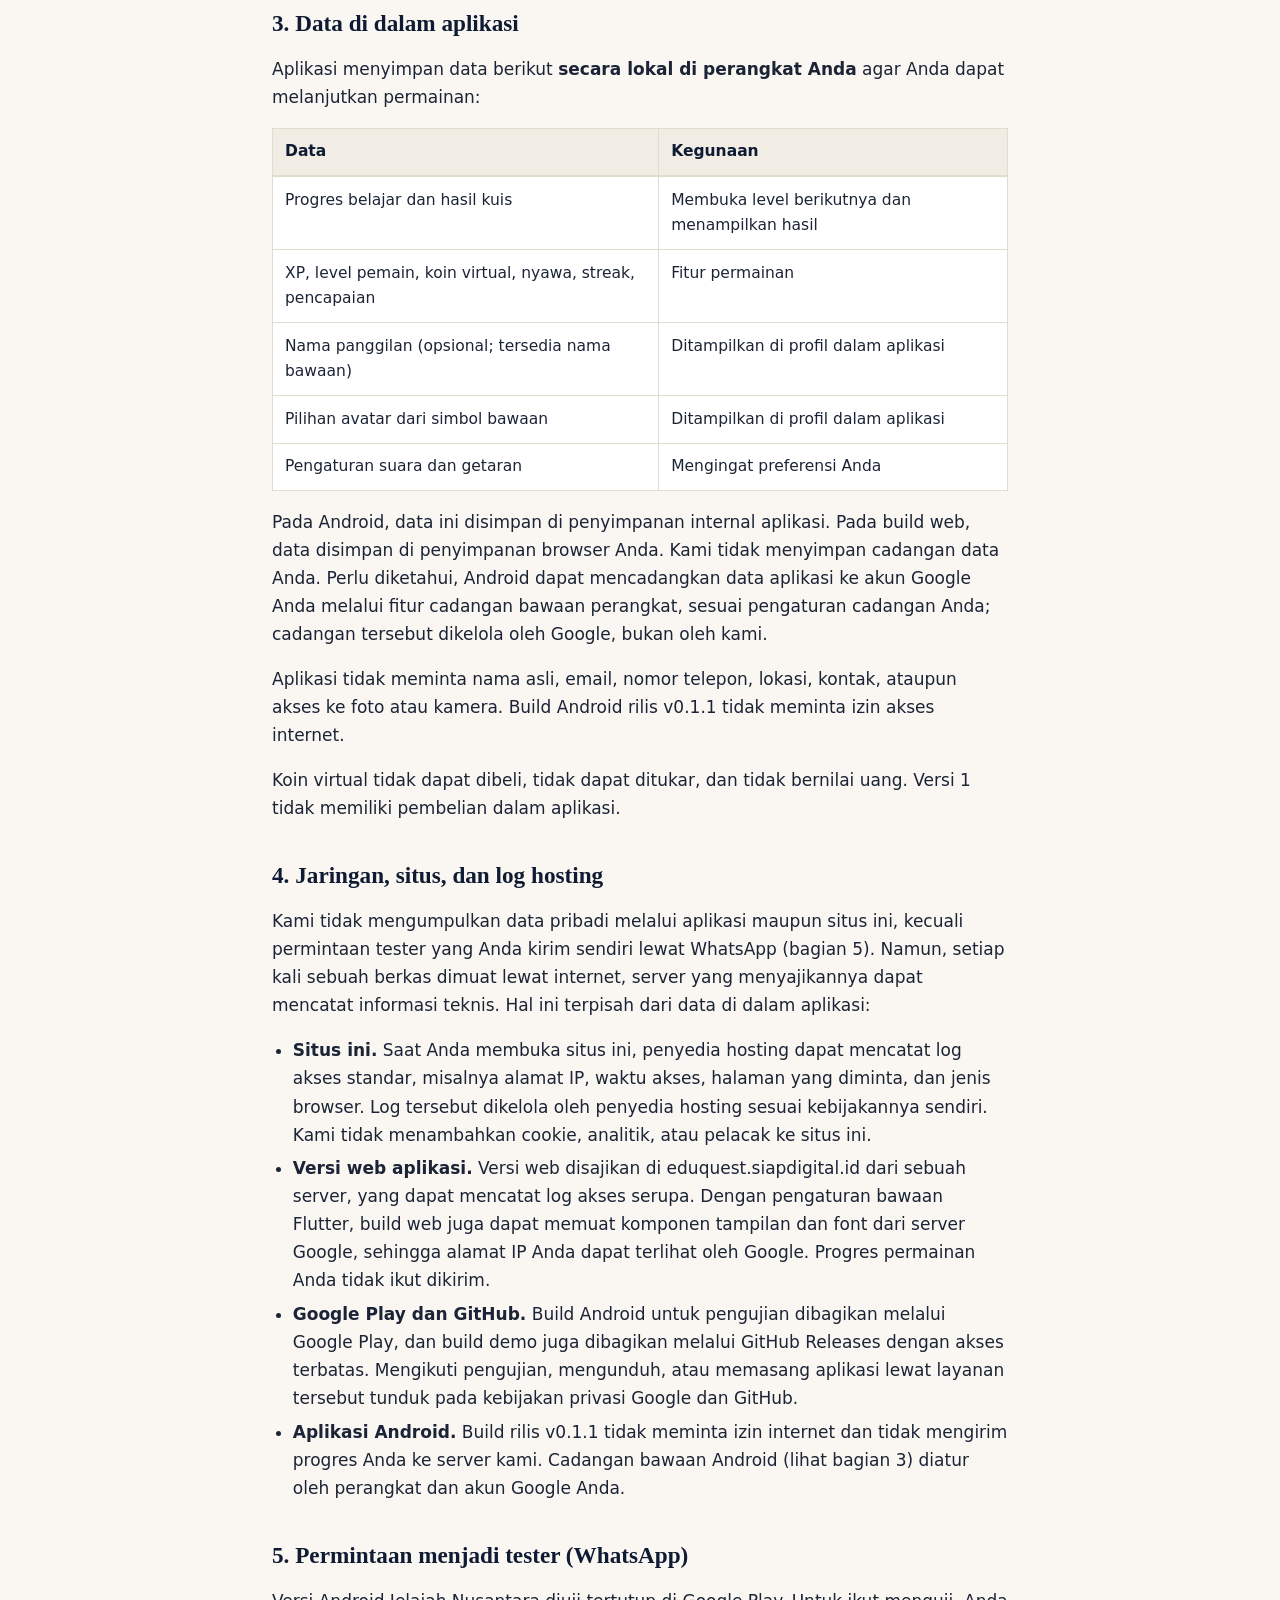
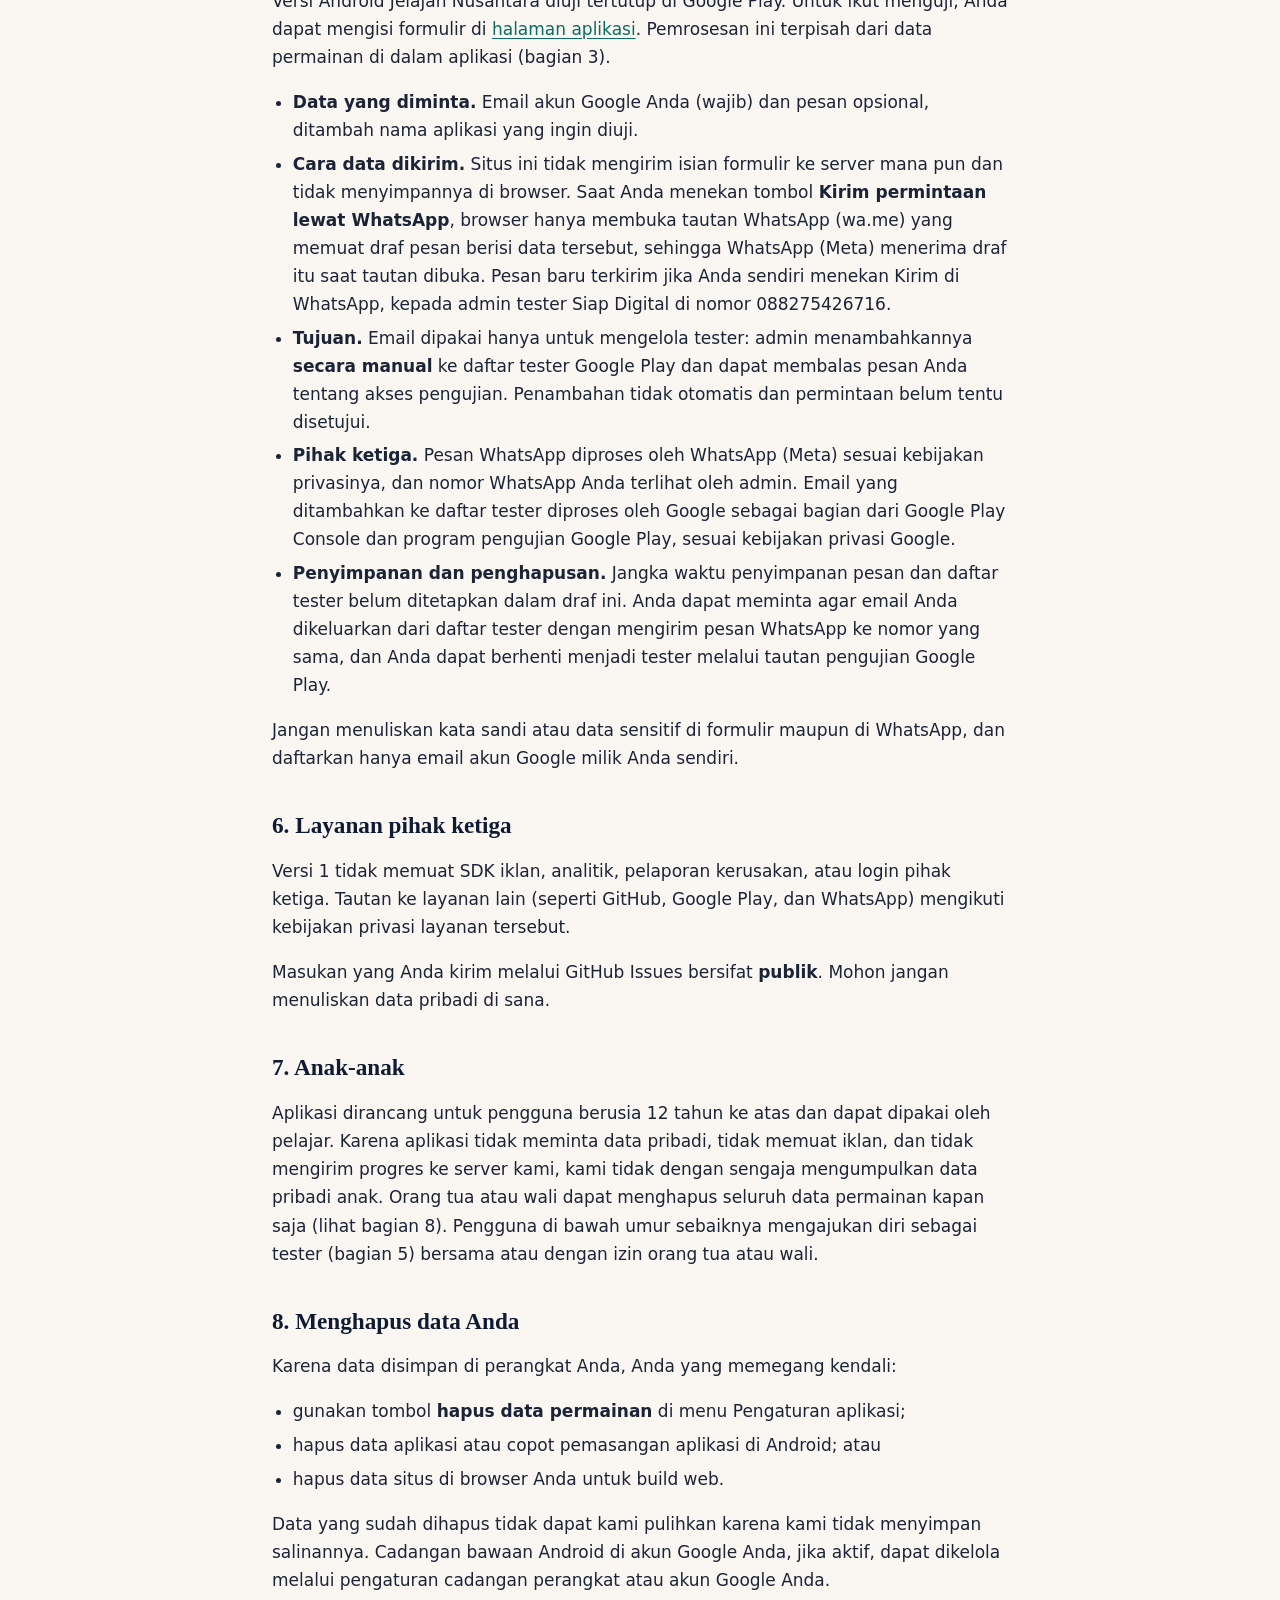
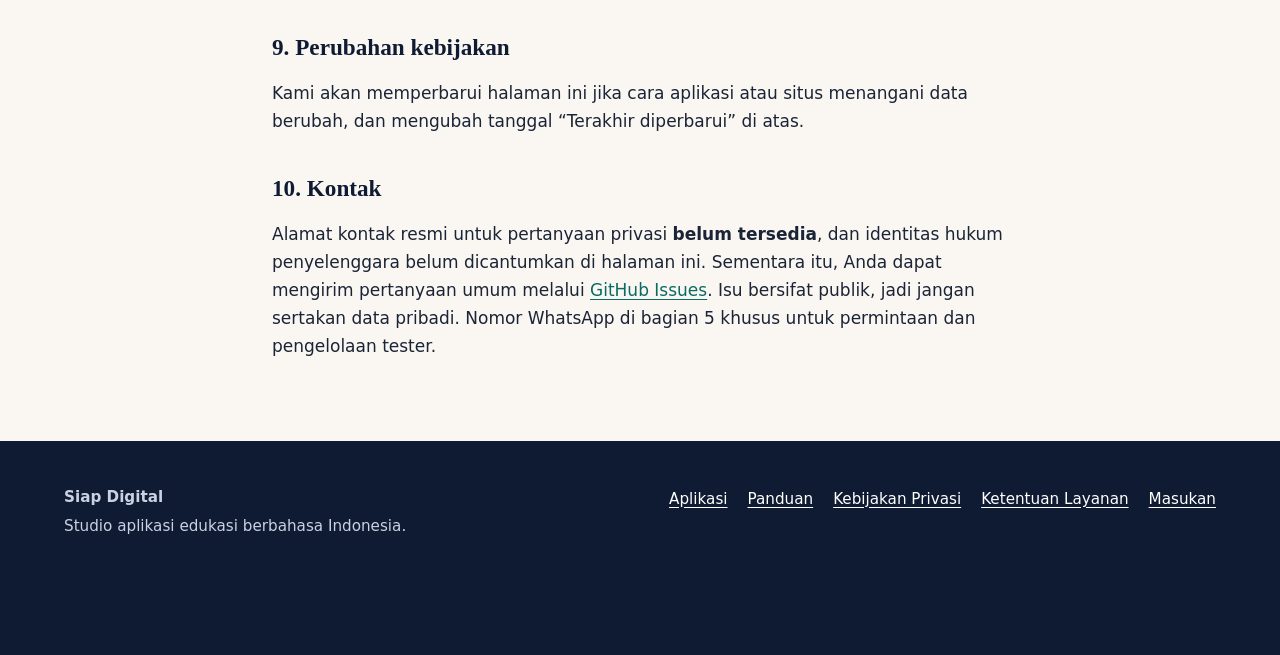
<file: privacy/index.html>
<!doctype html>
<html lang="id">
<head>
  <meta charset="utf-8">
  <meta name="viewport" content="width=device-width, initial-scale=1">
  <title>Kebijakan Privasi — Siap Digital</title>
  <meta name="description" content="Kebijakan Privasi Siap Digital untuk situs ini, formulir pendaftaran tester via WhatsApp, dan aplikasi Jelajah Nusantara versi 1: progres disimpan lokal, tanpa iklan dan tanpa analitik pihak ketiga.">
  <meta name="theme-color" content="#0f1b33">
  <link rel="icon" href="../assets/img/favicon.svg" type="image/svg+xml">
  <link rel="stylesheet" href="../assets/css/style.css">
  <script src="../assets/js/main.js" defer></script>
</head>
<body>
  <a class="skip-link" href="#konten">Lewati ke konten</a>

  <header class="site-header">
    <nav class="container nav" aria-label="Navigasi utama">
      <a class="brand" href="../"><span class="brand-mark" aria-hidden="true">S</span>Siap Digital</a>
      <button class="nav-toggle" type="button" aria-expanded="false" aria-controls="nav-links">Menu</button>
      <ul class="nav-links" id="nav-links">
        <li><a href="../">Beranda</a></li>
        <li><a href="../apps/">Aplikasi</a></li>
        <li><a href="../panduan/">Panduan</a></li>
        <li><a href="./" aria-current="page">Privasi</a></li>
        <li><a href="../terms/">Ketentuan</a></li>
      </ul>
    </nav>
  </header>

  <main id="konten" class="doc">
    <article class="narrow">
      <span class="eyebrow">Dokumen</span>
      <h1>Kebijakan Privasi</h1>
      <p class="meta">Terakhir diperbarui: 3 Oktober 2026 · Status: draf</p>

      <div class="callout warn">
        <p><strong>Draf.</strong> Dokumen ini ditulis berdasarkan cara kerja aplikasi saat ini dan belum ditinjau oleh penasihat hukum. Isinya dapat berubah sebelum aplikasi dirilis secara publik.</p>
      </div>

      <nav class="toc" aria-labelledby="toc-privasi">
        <strong id="toc-privasi">Daftar isi</strong>
        <ol>
          <li><a href="#ringkasan">Ringkasan</a></li>
          <li><a href="#cakupan">Cakupan</a></li>
          <li><a href="#data-aplikasi">Data di dalam aplikasi</a></li>
          <li><a href="#jaringan">Jaringan, situs, dan log hosting</a></li>
          <li><a href="#tester">Permintaan menjadi tester (WhatsApp)</a></li>
          <li><a href="#pihak-ketiga">Layanan pihak ketiga</a></li>
          <li><a href="#anak">Anak-anak</a></li>
          <li><a href="#hapus">Menghapus data Anda</a></li>
          <li><a href="#perubahan">Perubahan kebijakan</a></li>
          <li><a href="#kontak">Kontak</a></li>
        </ol>
      </nav>

      <h2 id="ringkasan">1. Ringkasan</h2>
      <ul>
        <li>Aplikasi Android Jelajah Nusantara versi 1 berjalan <strong>offline</strong>. Materi dan soal sudah ada di dalam aplikasi. Build web perlu dimuat dari server (lihat bagian 4).</li>
        <li>Progres permainan, nama panggilan, avatar, dan pengaturan <strong>disimpan secara lokal di perangkat Anda</strong> dan tidak dikirim ke server kami.</li>
        <li>Tidak ada akun, <strong>tidak ada iklan</strong>, dan tidak ada SDK analitik atau pelacakan pihak ketiga di versi 1.</li>
        <li>Situs ini tidak memasang cookie, analitik, atau skrip pihak ketiga. Penyedia hosting dapat mencatat log akses teknis secara terpisah (lihat bagian 4).</li>
        <li>Jika Anda mengajukan diri sebagai tester Android, email akun Google dan pesan opsional Anda dikirim <strong>oleh Anda sendiri lewat WhatsApp</strong> kepada admin, lalu email ditambahkan secara manual ke daftar tester Google Play (lihat bagian 5).</li>
      </ul>

      <h2 id="cakupan">2. Cakupan</h2>
      <p>Kebijakan ini berlaku untuk:</p>
      <ul>
        <li>situs web Siap Digital ini, termasuk formulir pendaftaran tester di halaman aplikasi; dan</li>
        <li>aplikasi <a href="../apps/jelajah-nusantara/">Jelajah Nusantara</a> versi 1, termasuk build demo pra-rilis v0.1.1, versi web, dan build Android yang diuji tertutup di Google Play.</li>
      </ul>
      <p>Jika versi mendatang menambahkan fitur yang memakai jaringan, iklan, atau akun, kebijakan ini akan diperbarui.</p>

      <h2 id="data-aplikasi">3. Data di dalam aplikasi</h2>
      <p>Aplikasi menyimpan data berikut <strong>secara lokal di perangkat Anda</strong> agar Anda dapat melanjutkan permainan:</p>
      <div class="table-wrap" role="region" aria-labelledby="tabel-data-lokal" tabindex="0">
        <table>
          <caption class="sr-only" id="tabel-data-lokal">Data yang disimpan lokal oleh aplikasi</caption>
          <thead>
            <tr><th scope="col">Data</th><th scope="col">Kegunaan</th></tr>
          </thead>
          <tbody>
            <tr><td>Progres belajar dan hasil kuis</td><td>Membuka level berikutnya dan menampilkan hasil</td></tr>
            <tr><td>XP, level pemain, koin virtual, nyawa, streak, pencapaian</td><td>Fitur permainan</td></tr>
            <tr><td>Nama panggilan (opsional; tersedia nama bawaan)</td><td>Ditampilkan di profil dalam aplikasi</td></tr>
            <tr><td>Pilihan avatar dari simbol bawaan</td><td>Ditampilkan di profil dalam aplikasi</td></tr>
            <tr><td>Pengaturan suara dan getaran</td><td>Mengingat preferensi Anda</td></tr>
          </tbody>
        </table>
      </div>
      <p>Pada Android, data ini disimpan di penyimpanan internal aplikasi. Pada build web, data disimpan di penyimpanan browser Anda. Kami tidak menyimpan cadangan data Anda. Perlu diketahui, Android dapat mencadangkan data aplikasi ke akun Google Anda melalui fitur cadangan bawaan perangkat, sesuai pengaturan cadangan Anda; cadangan tersebut dikelola oleh Google, bukan oleh kami.</p>
      <p>Aplikasi tidak meminta nama asli, email, nomor telepon, lokasi, kontak, ataupun akses ke foto atau kamera. Build Android rilis v0.1.1 tidak meminta izin akses internet.</p>
      <p>Koin virtual tidak dapat dibeli, tidak dapat ditukar, dan tidak bernilai uang. Versi 1 tidak memiliki pembelian dalam aplikasi.</p>

      <h2 id="jaringan">4. Jaringan, situs, dan log hosting</h2>
      <p>Kami tidak mengumpulkan data pribadi melalui aplikasi maupun situs ini, kecuali permintaan tester yang Anda kirim sendiri lewat WhatsApp (bagian 5). Namun, setiap kali sebuah berkas dimuat lewat internet, server yang menyajikannya dapat mencatat informasi teknis. Hal ini terpisah dari data di dalam aplikasi:</p>
      <ul>
        <li><strong>Situs ini.</strong> Saat Anda membuka situs ini, penyedia hosting dapat mencatat log akses standar, misalnya alamat IP, waktu akses, halaman yang diminta, dan jenis browser. Log tersebut dikelola oleh penyedia hosting sesuai kebijakannya sendiri. Kami tidak menambahkan cookie, analitik, atau pelacak ke situs ini.</li>
        <li><strong>Versi web aplikasi.</strong> Versi web disajikan di eduquest.siapdigital.id dari sebuah server, yang dapat mencatat log akses serupa. Dengan pengaturan bawaan Flutter, build web juga dapat memuat komponen tampilan dan font dari server Google, sehingga alamat IP Anda dapat terlihat oleh Google. Progres permainan Anda tidak ikut dikirim.</li>
        <li><strong>Google Play dan GitHub.</strong> Build Android untuk pengujian dibagikan melalui Google Play, dan build demo juga dibagikan melalui GitHub Releases dengan akses terbatas. Mengikuti pengujian, mengunduh, atau memasang aplikasi lewat layanan tersebut tunduk pada kebijakan privasi Google dan GitHub.</li>
        <li><strong>Aplikasi Android.</strong> Build rilis v0.1.1 tidak meminta izin internet dan tidak mengirim progres Anda ke server kami. Cadangan bawaan Android (lihat bagian 3) diatur oleh perangkat dan akun Google Anda.</li>
      </ul>

      <h2 id="tester">5. Permintaan menjadi tester (WhatsApp)</h2>
      <p>Versi Android Jelajah Nusantara diuji tertutup di Google Play. Untuk ikut menguji, Anda dapat mengisi formulir di <a href="../apps/jelajah-nusantara/#daftar-tester">halaman aplikasi</a>. Pemrosesan ini terpisah dari data permainan di dalam aplikasi (bagian 3).</p>
      <ul>
        <li><strong>Data yang diminta.</strong> Email akun Google Anda (wajib) dan pesan opsional, ditambah nama aplikasi yang ingin diuji.</li>
        <li><strong>Cara data dikirim.</strong> Situs ini tidak mengirim isian formulir ke server mana pun dan tidak menyimpannya di browser. Saat Anda menekan tombol <strong>Kirim permintaan lewat WhatsApp</strong>, browser hanya membuka tautan WhatsApp (wa.me) yang memuat draf pesan berisi data tersebut, sehingga WhatsApp (Meta) menerima draf itu saat tautan dibuka. Pesan baru terkirim jika Anda sendiri menekan Kirim di WhatsApp, kepada admin tester Siap Digital di nomor 088275426716.</li>
        <li><strong>Tujuan.</strong> Email dipakai hanya untuk mengelola tester: admin menambahkannya <strong>secara manual</strong> ke daftar tester Google Play dan dapat membalas pesan Anda tentang akses pengujian. Penambahan tidak otomatis dan permintaan belum tentu disetujui.</li>
        <li><strong>Pihak ketiga.</strong> Pesan WhatsApp diproses oleh WhatsApp (Meta) sesuai kebijakan privasinya, dan nomor WhatsApp Anda terlihat oleh admin. Email yang ditambahkan ke daftar tester diproses oleh Google sebagai bagian dari Google Play Console dan program pengujian Google Play, sesuai kebijakan privasi Google.</li>
        <li><strong>Penyimpanan dan penghapusan.</strong> Jangka waktu penyimpanan pesan dan daftar tester belum ditetapkan dalam draf ini. Anda dapat meminta agar email Anda dikeluarkan dari daftar tester dengan mengirim pesan WhatsApp ke nomor yang sama, dan Anda dapat berhenti menjadi tester melalui tautan pengujian Google Play.</li>
      </ul>
      <p>Jangan menuliskan kata sandi atau data sensitif di formulir maupun di WhatsApp, dan daftarkan hanya email akun Google milik Anda sendiri.</p>

      <h2 id="pihak-ketiga">6. Layanan pihak ketiga</h2>
      <p>Versi 1 tidak memuat SDK iklan, analitik, pelaporan kerusakan, atau login pihak ketiga. Tautan ke layanan lain (seperti GitHub, Google Play, dan WhatsApp) mengikuti kebijakan privasi layanan tersebut.</p>
      <p>Masukan yang Anda kirim melalui GitHub Issues bersifat <strong>publik</strong>. Mohon jangan menuliskan data pribadi di sana.</p>

      <h2 id="anak">7. Anak-anak</h2>
      <p>Aplikasi dirancang untuk pengguna berusia 12 tahun ke atas dan dapat dipakai oleh pelajar. Karena aplikasi tidak meminta data pribadi, tidak memuat iklan, dan tidak mengirim progres ke server kami, kami tidak dengan sengaja mengumpulkan data pribadi anak. Orang tua atau wali dapat menghapus seluruh data permainan kapan saja (lihat bagian 8). Pengguna di bawah umur sebaiknya mengajukan diri sebagai tester (bagian 5) bersama atau dengan izin orang tua atau wali.</p>

      <h2 id="hapus">8. Menghapus data Anda</h2>
      <p>Karena data disimpan di perangkat Anda, Anda yang memegang kendali:</p>
      <ul>
        <li>gunakan tombol <strong>hapus data permainan</strong> di menu Pengaturan aplikasi;</li>
        <li>hapus data aplikasi atau copot pemasangan aplikasi di Android; atau</li>
        <li>hapus data situs di browser Anda untuk build web.</li>
      </ul>
      <p>Data yang sudah dihapus tidak dapat kami pulihkan karena kami tidak menyimpan salinannya. Cadangan bawaan Android di akun Google Anda, jika aktif, dapat dikelola melalui pengaturan cadangan perangkat atau akun Google Anda.</p>

      <h2 id="perubahan">9. Perubahan kebijakan</h2>
      <p>Kami akan memperbarui halaman ini jika cara aplikasi atau situs menangani data berubah, dan mengubah tanggal “Terakhir diperbarui” di atas.</p>

      <h2 id="kontak">10. Kontak</h2>
      <p>Alamat kontak resmi untuk pertanyaan privasi <strong>belum tersedia</strong>, dan identitas hukum penyelenggara belum dicantumkan di halaman ini. Sementara itu, Anda dapat mengirim pertanyaan umum melalui <a href="https://github.com/sodikinnaa/siapdigital.id/issues">GitHub Issues</a>. Isu bersifat publik, jadi jangan sertakan data pribadi. Nomor WhatsApp di bagian 5 khusus untuk permintaan dan pengelolaan tester.</p>
    </article>
  </main>

  <a class="wa-float" href="https://wa.me/62895353557327?text=Halo%20Admin%20Siap%20Digital%2C%20saya%20ingin%20informasi%20lebih%20lanjut%20terkait%20website%20siapdigital.id." target="_blank" rel="noopener" aria-label="Chat WhatsApp Siap Digital untuk info website"><svg class="wa-icon" viewBox="0 0 24 24" aria-hidden="true" focusable="false"><path fill="currentColor" d="M12 2a10 10 0 0 0-8.6 15.1L2 22l5-1.3A10 10 0 1 0 12 2Zm0 18.2a8.2 8.2 0 0 1-4.2-1.2l-.3-.2-3 .8.8-2.9-.2-.3A8.2 8.2 0 1 1 12 20.2Zm4.5-6.1c-.2-.1-1.5-.7-1.7-.8-.2-.1-.4-.1-.6.1l-.8 1c-.1.2-.3.2-.5.1a6.7 6.7 0 0 1-3.3-2.9c-.2-.4.2-.4.7-1.3.1-.2 0-.3 0-.4l-.8-1.8c-.2-.5-.4-.4-.6-.4h-.5a1 1 0 0 0-.7.3 3 3 0 0 0-.9 2.2 5.2 5.2 0 0 0 1.1 2.7 11.8 11.8 0 0 0 4.5 4c1.7.7 2.3.8 3.2.6.5-.1 1.5-.6 1.7-1.2.2-.6.2-1.1.1-1.2l-.5-.3Z"/></svg><span class="wa-float-text">Info website</span></a>

  <footer class="site-footer">
    <div class="container footer-grid">
      <div>
        <p><strong>Siap Digital</strong></p>
        <p>Studio aplikasi edukasi berbahasa Indonesia.</p>
      </div>
      <ul class="footer-links">
        <li><a href="../apps/">Aplikasi</a></li>
        <li><a href="../panduan/">Panduan</a></li>
        <li><a href="./">Kebijakan Privasi</a></li>
        <li><a href="../terms/">Ketentuan Layanan</a></li>
        <li><a href="https://github.com/sodikinnaa/siapdigital.id/issues">Masukan</a></li>
      </ul>
    </div>
  </footer>
</body>
</html>
</file>
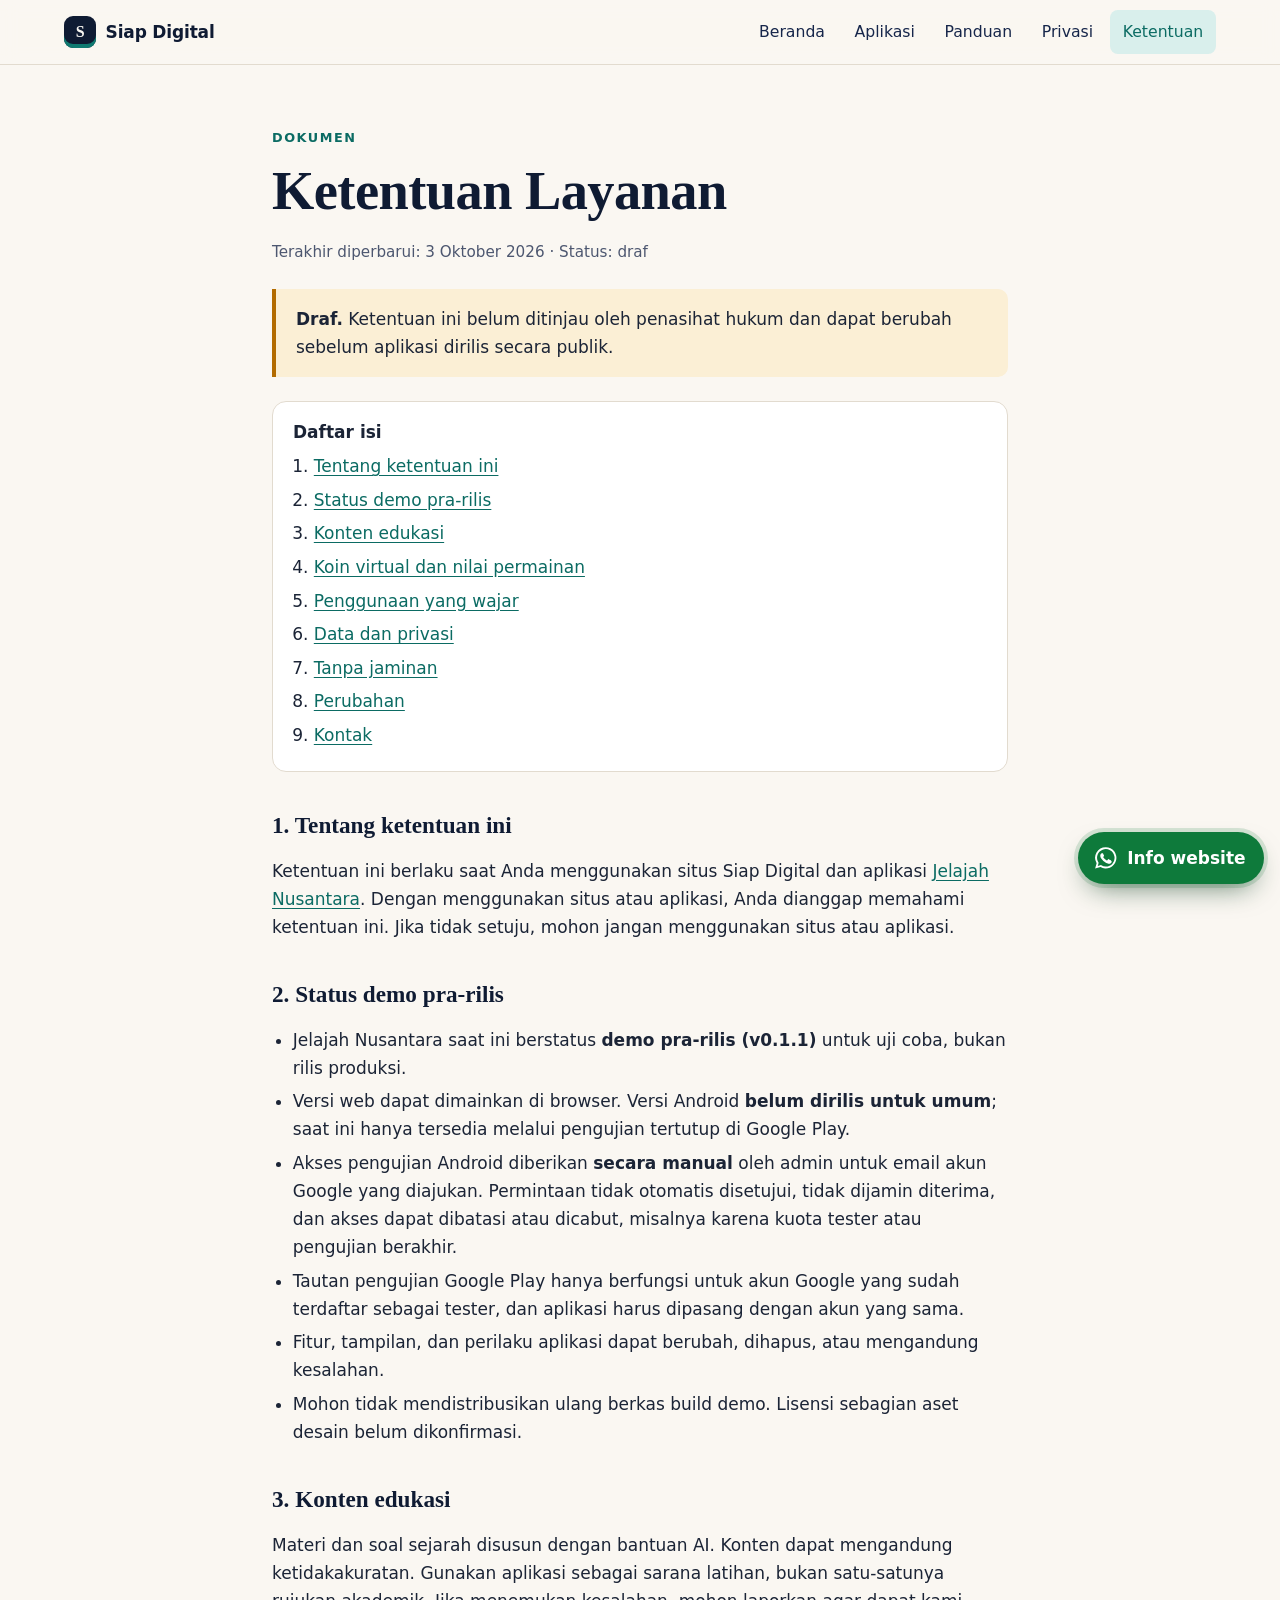
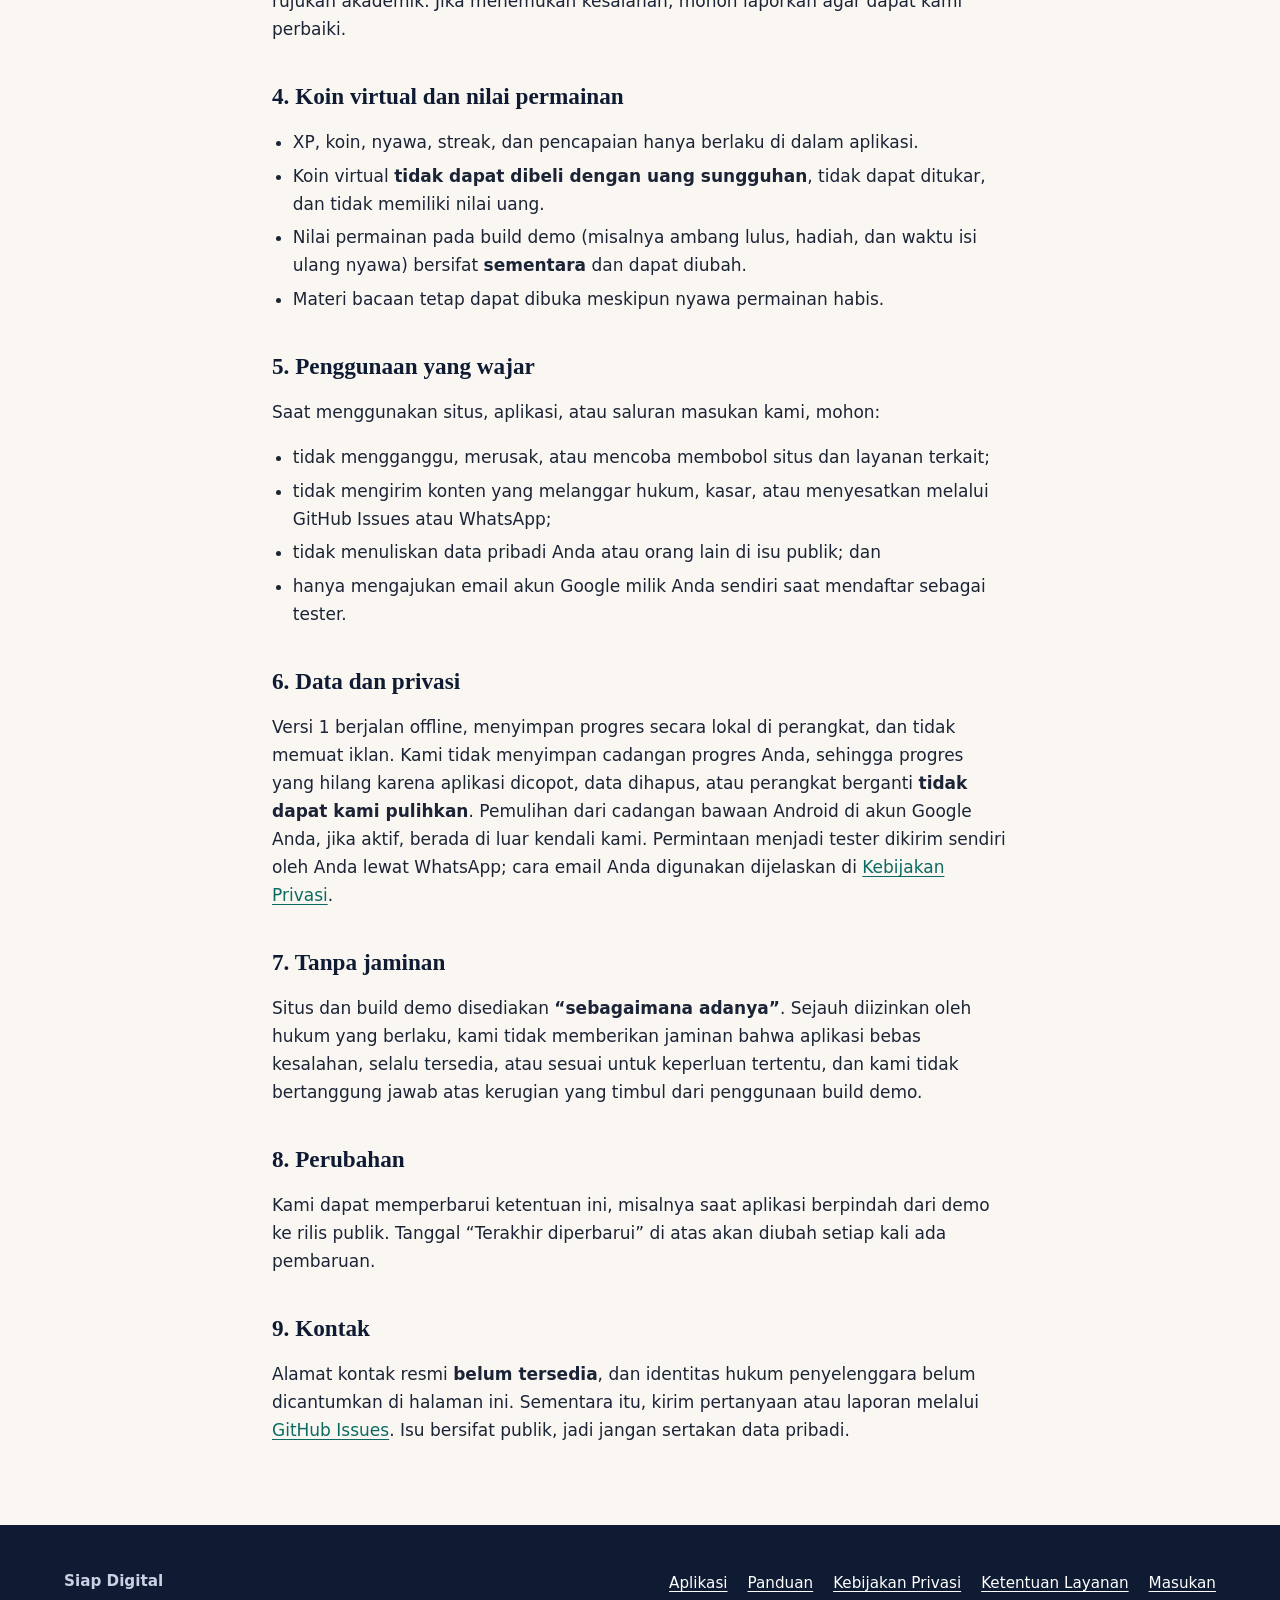
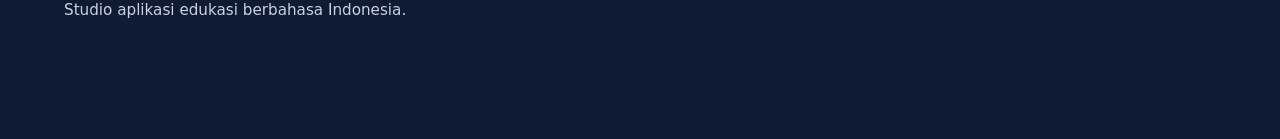
<file: terms/index.html>
<!doctype html>
<html lang="id">
<head>
  <meta charset="utf-8">
  <meta name="viewport" content="width=device-width, initial-scale=1">
  <title>Ketentuan Layanan — Siap Digital</title>
  <meta name="description" content="Ketentuan Layanan untuk situs Siap Digital dan aplikasi Jelajah Nusantara versi demo pra-rilis.">
  <meta name="theme-color" content="#0f1b33">
  <link rel="icon" href="../assets/img/favicon.svg" type="image/svg+xml">
  <link rel="stylesheet" href="../assets/css/style.css">
  <script src="../assets/js/main.js" defer></script>
</head>
<body>
  <a class="skip-link" href="#konten">Lewati ke konten</a>

  <header class="site-header">
    <nav class="container nav" aria-label="Navigasi utama">
      <a class="brand" href="../"><span class="brand-mark" aria-hidden="true">S</span>Siap Digital</a>
      <button class="nav-toggle" type="button" aria-expanded="false" aria-controls="nav-links">Menu</button>
      <ul class="nav-links" id="nav-links">
        <li><a href="../">Beranda</a></li>
        <li><a href="../apps/">Aplikasi</a></li>
        <li><a href="../panduan/">Panduan</a></li>
        <li><a href="../privacy/">Privasi</a></li>
        <li><a href="./" aria-current="page">Ketentuan</a></li>
      </ul>
    </nav>
  </header>

  <main id="konten" class="doc">
    <article class="narrow">
      <span class="eyebrow">Dokumen</span>
      <h1>Ketentuan Layanan</h1>
      <p class="meta">Terakhir diperbarui: 3 Oktober 2026 · Status: draf</p>

      <div class="callout warn">
        <p><strong>Draf.</strong> Ketentuan ini belum ditinjau oleh penasihat hukum dan dapat berubah sebelum aplikasi dirilis secara publik.</p>
      </div>

      <nav class="toc" aria-labelledby="toc-ketentuan">
        <strong id="toc-ketentuan">Daftar isi</strong>
        <ol>
          <li><a href="#tentang">Tentang ketentuan ini</a></li>
          <li><a href="#status">Status demo pra-rilis</a></li>
          <li><a href="#konten-edukasi">Konten edukasi</a></li>
          <li><a href="#fitur-permainan">Koin virtual dan nilai permainan</a></li>
          <li><a href="#penggunaan">Penggunaan yang wajar</a></li>
          <li><a href="#data">Data dan privasi</a></li>
          <li><a href="#jaminan">Tanpa jaminan</a></li>
          <li><a href="#perubahan">Perubahan</a></li>
          <li><a href="#kontak">Kontak</a></li>
        </ol>
      </nav>

      <h2 id="tentang">1. Tentang ketentuan ini</h2>
      <p>Ketentuan ini berlaku saat Anda menggunakan situs Siap Digital dan aplikasi <a href="../apps/jelajah-nusantara/">Jelajah Nusantara</a>. Dengan menggunakan situs atau aplikasi, Anda dianggap memahami ketentuan ini. Jika tidak setuju, mohon jangan menggunakan situs atau aplikasi.</p>

      <h2 id="status">2. Status demo pra-rilis</h2>
      <ul>
        <li>Jelajah Nusantara saat ini berstatus <strong>demo pra-rilis (v0.1.1)</strong> untuk uji coba, bukan rilis produksi.</li>
        <li>Versi web dapat dimainkan di browser. Versi Android <strong>belum dirilis untuk umum</strong>; saat ini hanya tersedia melalui pengujian tertutup di Google Play.</li>
        <li>Akses pengujian Android diberikan <strong>secara manual</strong> oleh admin untuk email akun Google yang diajukan. Permintaan tidak otomatis disetujui, tidak dijamin diterima, dan akses dapat dibatasi atau dicabut, misalnya karena kuota tester atau pengujian berakhir.</li>
        <li>Tautan pengujian Google Play hanya berfungsi untuk akun Google yang sudah terdaftar sebagai tester, dan aplikasi harus dipasang dengan akun yang sama.</li>
        <li>Fitur, tampilan, dan perilaku aplikasi dapat berubah, dihapus, atau mengandung kesalahan.</li>
        <li>Mohon tidak mendistribusikan ulang berkas build demo. Lisensi sebagian aset desain belum dikonfirmasi.</li>
      </ul>

      <h2 id="konten-edukasi">3. Konten edukasi</h2>
      <p>Materi dan soal sejarah disusun dengan bantuan AI. Konten dapat mengandung ketidakakuratan. Gunakan aplikasi sebagai sarana latihan, bukan satu-satunya rujukan akademik. Jika menemukan kesalahan, mohon laporkan agar dapat kami perbaiki.</p>

      <h2 id="fitur-permainan">4. Koin virtual dan nilai permainan</h2>
      <ul>
        <li>XP, koin, nyawa, streak, dan pencapaian hanya berlaku di dalam aplikasi.</li>
        <li>Koin virtual <strong>tidak dapat dibeli dengan uang sungguhan</strong>, tidak dapat ditukar, dan tidak memiliki nilai uang.</li>
        <li>Nilai permainan pada build demo (misalnya ambang lulus, hadiah, dan waktu isi ulang nyawa) bersifat <strong>sementara</strong> dan dapat diubah.</li>
        <li>Materi bacaan tetap dapat dibuka meskipun nyawa permainan habis.</li>
      </ul>

      <h2 id="penggunaan">5. Penggunaan yang wajar</h2>
      <p>Saat menggunakan situs, aplikasi, atau saluran masukan kami, mohon:</p>
      <ul>
        <li>tidak mengganggu, merusak, atau mencoba membobol situs dan layanan terkait;</li>
        <li>tidak mengirim konten yang melanggar hukum, kasar, atau menyesatkan melalui GitHub Issues atau WhatsApp;</li>
        <li>tidak menuliskan data pribadi Anda atau orang lain di isu publik; dan</li>
        <li>hanya mengajukan email akun Google milik Anda sendiri saat mendaftar sebagai tester.</li>
      </ul>

      <h2 id="data">6. Data dan privasi</h2>
      <p>Versi 1 berjalan offline, menyimpan progres secara lokal di perangkat, dan tidak memuat iklan. Kami tidak menyimpan cadangan progres Anda, sehingga progres yang hilang karena aplikasi dicopot, data dihapus, atau perangkat berganti <strong>tidak dapat kami pulihkan</strong>. Pemulihan dari cadangan bawaan Android di akun Google Anda, jika aktif, berada di luar kendali kami. Permintaan menjadi tester dikirim sendiri oleh Anda lewat WhatsApp; cara email Anda digunakan dijelaskan di <a href="../privacy/#tester">Kebijakan Privasi</a>.</p>

      <h2 id="jaminan">7. Tanpa jaminan</h2>
      <p>Situs dan build demo disediakan <strong>“sebagaimana adanya”</strong>. Sejauh diizinkan oleh hukum yang berlaku, kami tidak memberikan jaminan bahwa aplikasi bebas kesalahan, selalu tersedia, atau sesuai untuk keperluan tertentu, dan kami tidak bertanggung jawab atas kerugian yang timbul dari penggunaan build demo.</p>

      <h2 id="perubahan">8. Perubahan</h2>
      <p>Kami dapat memperbarui ketentuan ini, misalnya saat aplikasi berpindah dari demo ke rilis publik. Tanggal “Terakhir diperbarui” di atas akan diubah setiap kali ada pembaruan.</p>

      <h2 id="kontak">9. Kontak</h2>
      <p>Alamat kontak resmi <strong>belum tersedia</strong>, dan identitas hukum penyelenggara belum dicantumkan di halaman ini. Sementara itu, kirim pertanyaan atau laporan melalui <a href="https://github.com/sodikinnaa/siapdigital.id/issues">GitHub Issues</a>. Isu bersifat publik, jadi jangan sertakan data pribadi.</p>
    </article>
  </main>

  <a class="wa-float" href="https://wa.me/62895353557327?text=Halo%20Admin%20Siap%20Digital%2C%20saya%20ingin%20informasi%20lebih%20lanjut%20terkait%20website%20siapdigital.id." target="_blank" rel="noopener" aria-label="Chat WhatsApp Siap Digital untuk info website"><svg class="wa-icon" viewBox="0 0 24 24" aria-hidden="true" focusable="false"><path fill="currentColor" d="M12 2a10 10 0 0 0-8.6 15.1L2 22l5-1.3A10 10 0 1 0 12 2Zm0 18.2a8.2 8.2 0 0 1-4.2-1.2l-.3-.2-3 .8.8-2.9-.2-.3A8.2 8.2 0 1 1 12 20.2Zm4.5-6.1c-.2-.1-1.5-.7-1.7-.8-.2-.1-.4-.1-.6.1l-.8 1c-.1.2-.3.2-.5.1a6.7 6.7 0 0 1-3.3-2.9c-.2-.4.2-.4.7-1.3.1-.2 0-.3 0-.4l-.8-1.8c-.2-.5-.4-.4-.6-.4h-.5a1 1 0 0 0-.7.3 3 3 0 0 0-.9 2.2 5.2 5.2 0 0 0 1.1 2.7 11.8 11.8 0 0 0 4.5 4c1.7.7 2.3.8 3.2.6.5-.1 1.5-.6 1.7-1.2.2-.6.2-1.1.1-1.2l-.5-.3Z"/></svg><span class="wa-float-text">Info website</span></a>

  <footer class="site-footer">
    <div class="container footer-grid">
      <div>
        <p><strong>Siap Digital</strong></p>
        <p>Studio aplikasi edukasi berbahasa Indonesia.</p>
      </div>
      <ul class="footer-links">
        <li><a href="../apps/">Aplikasi</a></li>
        <li><a href="../panduan/">Panduan</a></li>
        <li><a href="../privacy/">Kebijakan Privasi</a></li>
        <li><a href="./">Ketentuan Layanan</a></li>
        <li><a href="https://github.com/sodikinnaa/siapdigital.id/issues">Masukan</a></li>
      </ul>
    </div>
  </footer>
</body>
</html>
</file>
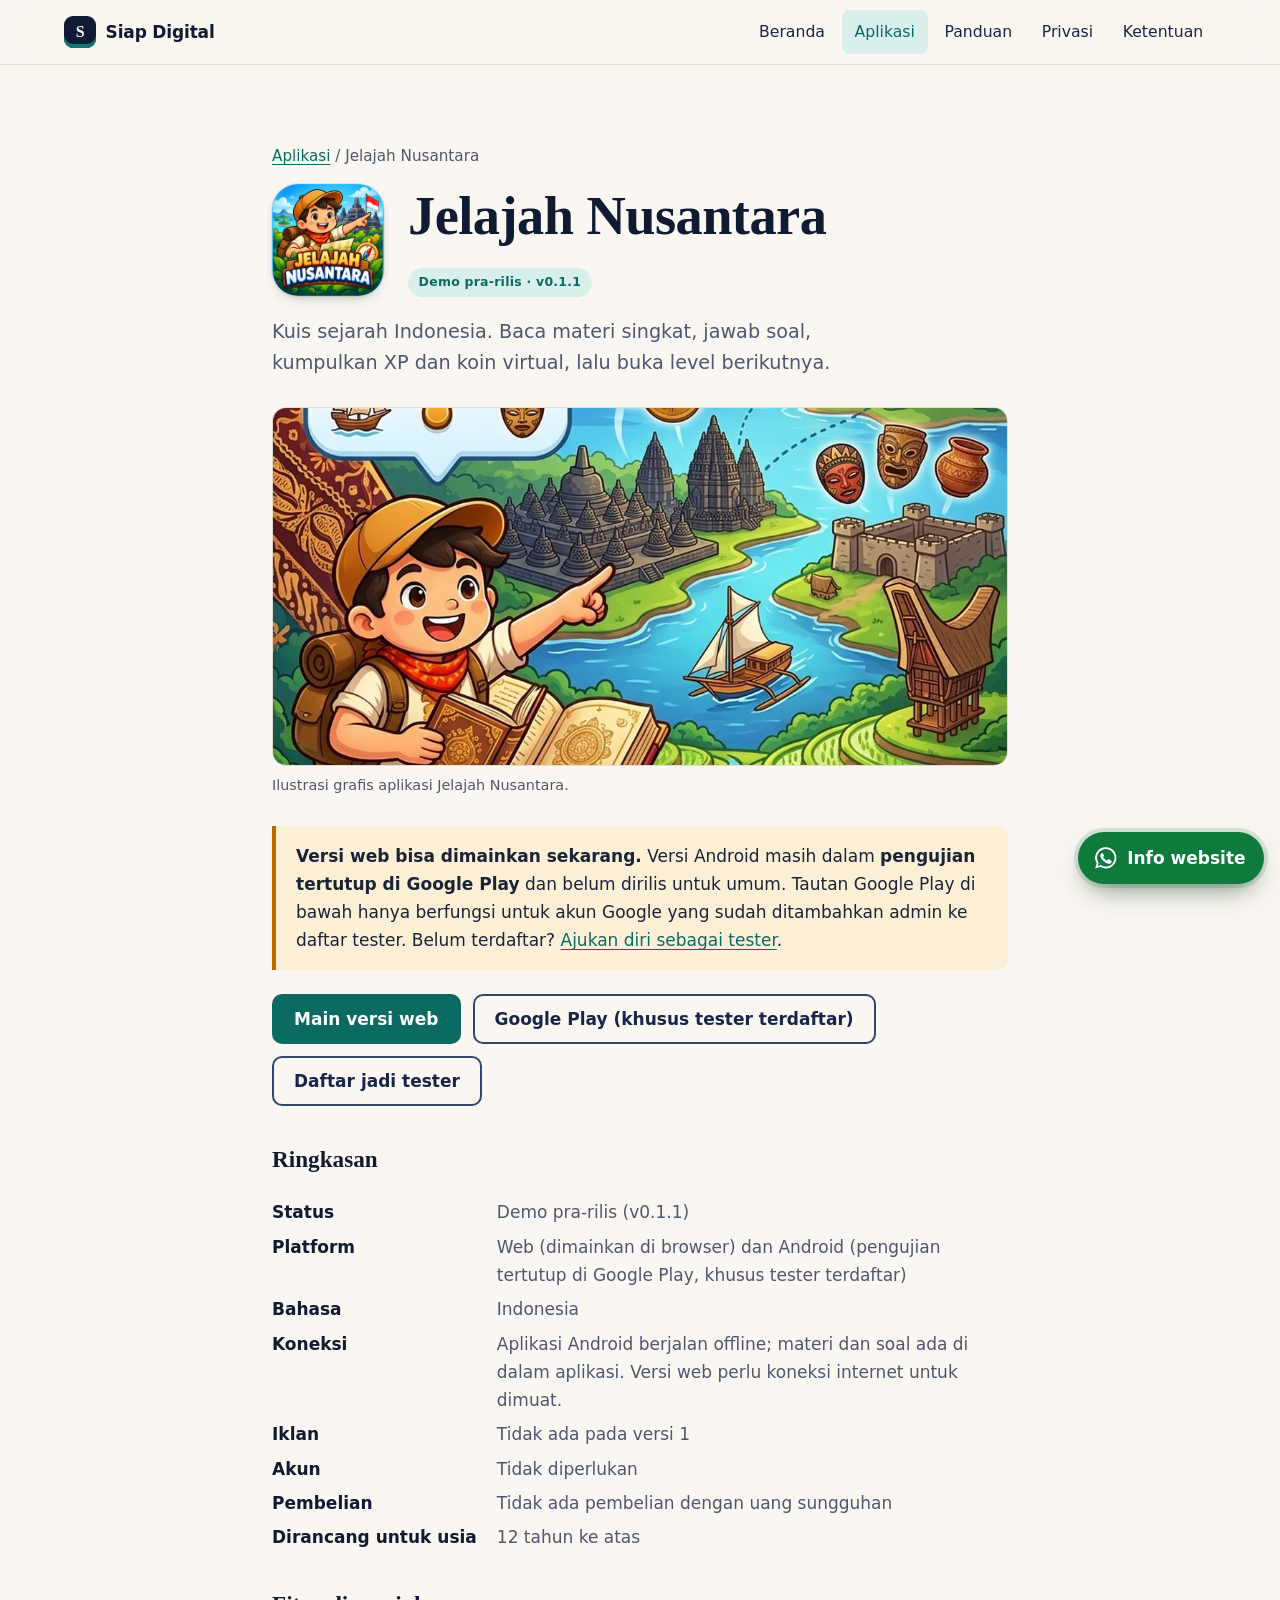
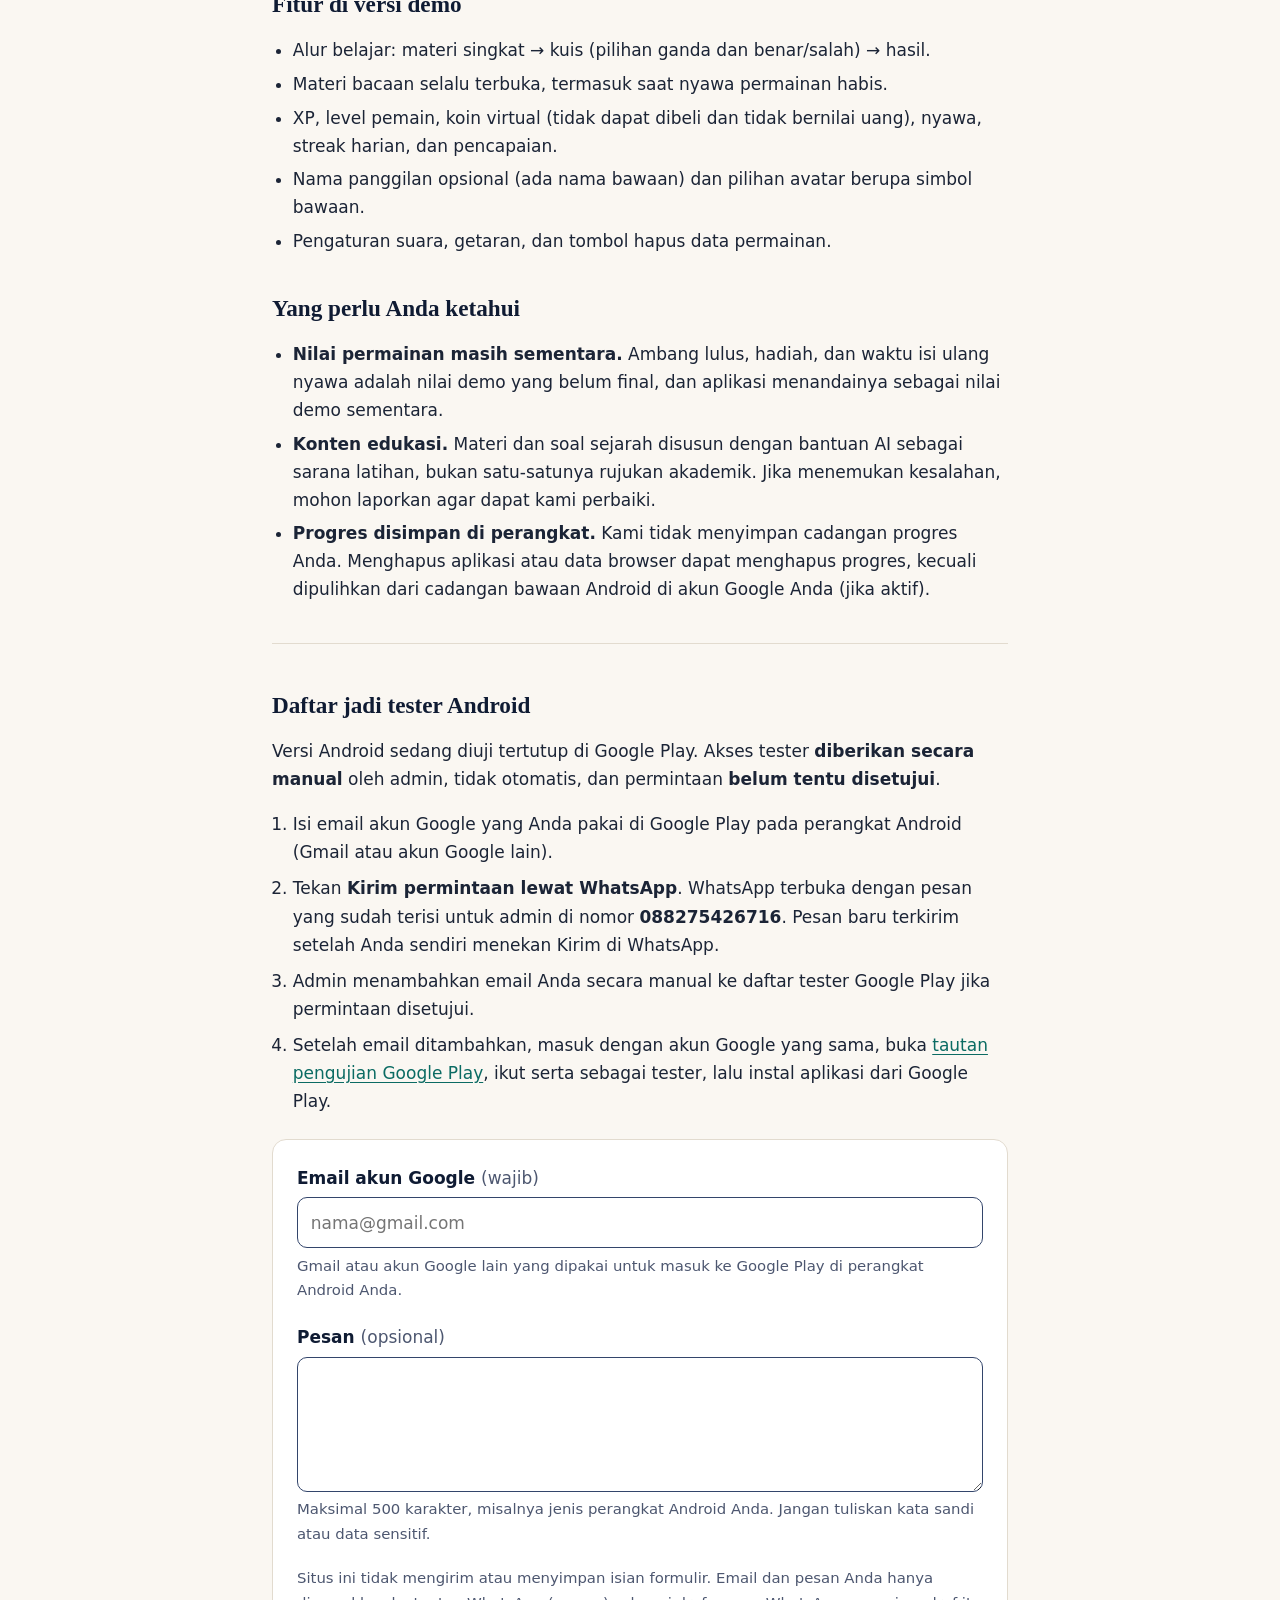
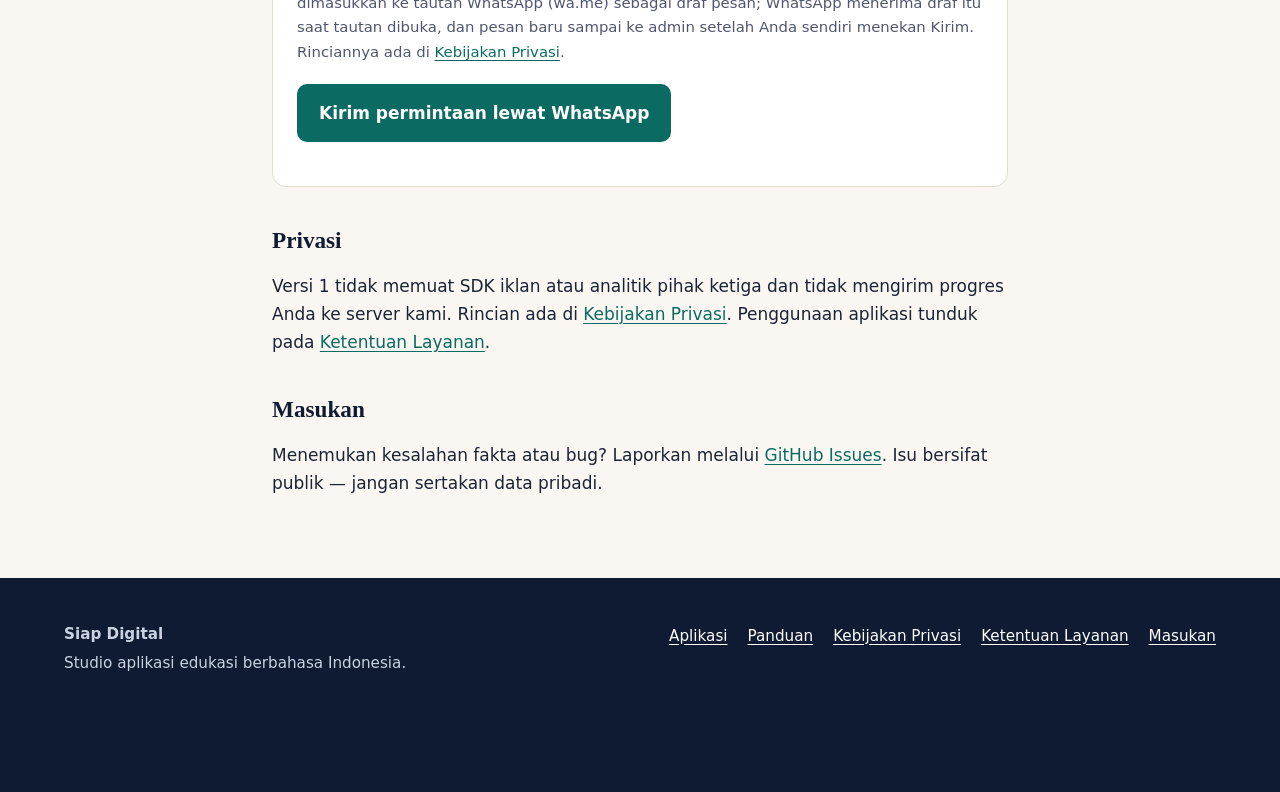
<file: apps/jelajah-nusantara/index.html>
<!doctype html>
<html lang="id">
<head>
  <meta charset="utf-8">
  <meta name="viewport" content="width=device-width, initial-scale=1">
  <title>Jelajah Nusantara — Siap Digital</title>
  <meta name="description" content="Jelajah Nusantara: kuis sejarah Indonesia tanpa iklan. Versi web dapat dimainkan di browser; versi Android sedang diuji tertutup di Google Play untuk tester terdaftar.">
  <meta name="theme-color" content="#0f1b33">
  <link rel="icon" href="../../assets/img/jelajah-nusantara-icon-512.png" type="image/png" sizes="512x512">
  <link rel="stylesheet" href="../../assets/css/style.css">
  <script src="../../assets/js/main.js" defer></script>
  <script src="../../assets/js/tester.js" defer></script>
</head>
<body>
  <a class="skip-link" href="#konten">Lewati ke konten</a>

  <header class="site-header">
    <nav class="container nav" aria-label="Navigasi utama">
      <a class="brand" href="../../"><span class="brand-mark" aria-hidden="true">S</span>Siap Digital</a>
      <button class="nav-toggle" type="button" aria-expanded="false" aria-controls="nav-links">Menu</button>
      <ul class="nav-links" id="nav-links">
        <li><a href="../../">Beranda</a></li>
        <li><a href="../" aria-current="page">Aplikasi</a></li>
        <li><a href="../../panduan/">Panduan</a></li>
        <li><a href="../../privacy/">Privasi</a></li>
        <li><a href="../../terms/">Ketentuan</a></li>
      </ul>
    </nav>
  </header>

  <main id="konten" class="doc">
    <div class="narrow">
      <p class="meta"><a href="../">Aplikasi</a> / Jelajah Nusantara</p>

      <div class="app-hero">
        <img class="app-icon lg" src="../../assets/img/jelajah-nusantara-icon-512.png" width="112" height="112" alt="Ikon aplikasi Jelajah Nusantara" decoding="async">
        <div>
          <h1>Jelajah Nusantara</h1>
          <span class="badge badge-demo">Demo pra-rilis · v0.1.1</span>
        </div>
      </div>

      <p class="lead">Kuis sejarah Indonesia. Baca materi singkat, jawab soal, kumpulkan XP dan koin virtual, lalu buka level berikutnya.</p>

      <figure class="feature-graphic">
        <img src="../../assets/img/jelajah-nusantara-feature-graphic.jpg" width="1024" height="500" alt="Ilustrasi Jelajah Nusantara: anak penjelajah bertopi dan berransel memegang buku sambil menunjuk peta Nusantara bergambar candi, perahu layar, benteng, dan rumah adat." decoding="async">
        <figcaption>Ilustrasi grafis aplikasi Jelajah Nusantara.</figcaption>
      </figure>

      <div class="callout warn">
        <p><strong>Versi web bisa dimainkan sekarang.</strong> Versi Android masih dalam <strong>pengujian tertutup di Google Play</strong> dan belum dirilis untuk umum. Tautan Google Play di bawah hanya berfungsi untuk akun Google yang sudah ditambahkan admin ke daftar tester. Belum terdaftar? <a href="#daftar-tester">Ajukan diri sebagai tester</a>.</p>
      </div>

      <div class="btn-row">
        <a class="btn btn-primary" href="https://eduquest.siapdigital.id/">Main versi web</a>
        <a class="btn btn-secondary" href="https://play.google.com/apps/testing/id.siapdigital.jelajahnusantara">Google Play (khusus tester terdaftar)</a>
        <a class="btn btn-secondary" href="#daftar-tester">Daftar jadi tester</a>
      </div>

      <h2>Ringkasan</h2>
      <dl class="facts">
        <dt>Status</dt><dd>Demo pra-rilis (v0.1.1)</dd>
        <dt>Platform</dt><dd>Web (dimainkan di browser) dan Android (pengujian tertutup di Google Play, khusus tester terdaftar)</dd>
        <dt>Bahasa</dt><dd>Indonesia</dd>
        <dt>Koneksi</dt><dd>Aplikasi Android berjalan offline; materi dan soal ada di dalam aplikasi. Versi web perlu koneksi internet untuk dimuat.</dd>
        <dt>Iklan</dt><dd>Tidak ada pada versi 1</dd>
        <dt>Akun</dt><dd>Tidak diperlukan</dd>
        <dt>Pembelian</dt><dd>Tidak ada pembelian dengan uang sungguhan</dd>
        <dt>Dirancang untuk usia</dt><dd>12 tahun ke atas</dd>
      </dl>

      <h2 id="fitur">Fitur di versi demo</h2>
      <ul>
        <li>Alur belajar: materi singkat → kuis (pilihan ganda dan benar/salah) → hasil.</li>
        <li>Materi bacaan selalu terbuka, termasuk saat nyawa permainan habis.</li>
        <li>XP, level pemain, koin virtual (tidak dapat dibeli dan tidak bernilai uang), nyawa, streak harian, dan pencapaian.</li>
        <li>Nama panggilan opsional (ada nama bawaan) dan pilihan avatar berupa simbol bawaan.</li>
        <li>Pengaturan suara, getaran, dan tombol hapus data permainan.</li>
      </ul>

      <h2>Yang perlu Anda ketahui</h2>
      <ul>
        <li><strong>Nilai permainan masih sementara.</strong> Ambang lulus, hadiah, dan waktu isi ulang nyawa adalah nilai demo yang belum final, dan aplikasi menandainya sebagai nilai demo sementara.</li>
        <li><strong>Konten edukasi.</strong> Materi dan soal sejarah disusun dengan bantuan AI sebagai sarana latihan, bukan satu-satunya rujukan akademik. Jika menemukan kesalahan, mohon laporkan agar dapat kami perbaiki.</li>
        <li><strong>Progres disimpan di perangkat.</strong> Kami tidak menyimpan cadangan progres Anda. Menghapus aplikasi atau data browser dapat menghapus progres, kecuali dipulihkan dari cadangan bawaan Android di akun Google Anda (jika aktif).</li>
      </ul>

      <section class="tester" id="daftar-tester" aria-labelledby="tester-heading">
        <h2 id="tester-heading">Daftar jadi tester Android</h2>
        <p>Versi Android sedang diuji tertutup di Google Play. Akses tester <strong>diberikan secara manual</strong> oleh admin, tidak otomatis, dan permintaan <strong>belum tentu disetujui</strong>.</p>
        <ol class="steps">
          <li>Isi email akun Google yang Anda pakai di Google Play pada perangkat Android (Gmail atau akun Google lain).</li>
          <li>Tekan <strong>Kirim permintaan lewat WhatsApp</strong>. WhatsApp terbuka dengan pesan yang sudah terisi untuk admin di nomor <strong>088275426716</strong>. Pesan baru terkirim setelah Anda sendiri menekan Kirim di WhatsApp.</li>
          <li>Admin menambahkan email Anda secara manual ke daftar tester Google Play jika permintaan disetujui.</li>
          <li>Setelah email ditambahkan, masuk dengan akun Google yang sama, buka <a href="https://play.google.com/apps/testing/id.siapdigital.jelajahnusantara">tautan pengujian Google Play</a>, ikut serta sebagai tester, lalu instal aplikasi dari Google Play.</li>
        </ol>

        <form class="tester-form" id="form-tester" data-wa-phone="088275426716" data-app="Jelajah Nusantara" hidden>
          <div class="field">
            <label for="tester-email">Email akun Google <span class="req">(wajib)</span></label>
            <input id="tester-email" name="email" type="email" required maxlength="254" autocomplete="email" inputmode="email" spellcheck="false" placeholder="nama@gmail.com" aria-describedby="tester-email-help tester-email-error">
            <p class="field-help" id="tester-email-help">Gmail atau akun Google lain yang dipakai untuk masuk ke Google Play di perangkat Android Anda.</p>
            <p class="field-error" id="tester-email-error" hidden></p>
          </div>
          <div class="field">
            <label for="tester-pesan">Pesan <span class="opt">(opsional)</span></label>
            <textarea id="tester-pesan" name="pesan" rows="4" maxlength="500" aria-describedby="tester-pesan-help"></textarea>
            <p class="field-help" id="tester-pesan-help">Maksimal 500 karakter, misalnya jenis perangkat Android Anda. Jangan tuliskan kata sandi atau data sensitif.</p>
          </div>
          <p class="form-note">Situs ini tidak mengirim atau menyimpan isian formulir. Email dan pesan Anda hanya dimasukkan ke tautan WhatsApp (wa.me) sebagai draf pesan; WhatsApp menerima draf itu saat tautan dibuka, dan pesan baru sampai ke admin setelah Anda sendiri menekan Kirim. Rinciannya ada di <a href="../../privacy/#tester">Kebijakan Privasi</a>.</p>
          <button class="btn btn-primary" type="submit">Kirim permintaan lewat WhatsApp</button>
          <div class="form-status" id="tester-status" role="status" aria-live="polite"></div>
        </form>

        <div class="callout" id="tester-fallback">
          <noscript><p><strong>JavaScript nonaktif, jadi formulir tidak ditampilkan.</strong></p></noscript>
          <p>Jika formulir tidak muncul, Anda tetap bisa mendaftar: buka <a href="https://wa.me/6288275426716?text=Halo%20Admin%20Siap%20Digital%2C%20saya%20ingin%20mendaftar%20sebagai%20tester%20Android%20aplikasi%20Jelajah%20Nusantara%20di%20Google%20Play.%20Email%20akun%20Google%20saya%3A%20">WhatsApp ke admin (088275426716)</a>, tuliskan email akun Google Anda di akhir pesan (boleh ditambah pesan singkat), lalu tekan Kirim sendiri di WhatsApp. Jangan tuliskan kata sandi atau data sensitif. Langkah dan batasannya sama seperti dijelaskan di atas.</p>
        </div>
      </section>

      <h2>Privasi</h2>
      <p>Versi 1 tidak memuat SDK iklan atau analitik pihak ketiga dan tidak mengirim progres Anda ke server kami. Rincian ada di <a href="../../privacy/">Kebijakan Privasi</a>. Penggunaan aplikasi tunduk pada <a href="../../terms/">Ketentuan Layanan</a>.</p>

      <h2>Masukan</h2>
      <p>Menemukan kesalahan fakta atau bug? Laporkan melalui <a href="https://github.com/sodikinnaa/siapdigital.id/issues">GitHub Issues</a>. Isu bersifat publik — jangan sertakan data pribadi.</p>
    </div>
  </main>

  <a class="wa-float" href="https://wa.me/62895353557327?text=Halo%20Admin%20Siap%20Digital%2C%20saya%20ingin%20informasi%20lebih%20lanjut%20terkait%20website%20siapdigital.id." target="_blank" rel="noopener" aria-label="Chat WhatsApp Siap Digital untuk info website"><svg class="wa-icon" viewBox="0 0 24 24" aria-hidden="true" focusable="false"><path fill="currentColor" d="M12 2a10 10 0 0 0-8.6 15.1L2 22l5-1.3A10 10 0 1 0 12 2Zm0 18.2a8.2 8.2 0 0 1-4.2-1.2l-.3-.2-3 .8.8-2.9-.2-.3A8.2 8.2 0 1 1 12 20.2Zm4.5-6.1c-.2-.1-1.5-.7-1.7-.8-.2-.1-.4-.1-.6.1l-.8 1c-.1.2-.3.2-.5.1a6.7 6.7 0 0 1-3.3-2.9c-.2-.4.2-.4.7-1.3.1-.2 0-.3 0-.4l-.8-1.8c-.2-.5-.4-.4-.6-.4h-.5a1 1 0 0 0-.7.3 3 3 0 0 0-.9 2.2 5.2 5.2 0 0 0 1.1 2.7 11.8 11.8 0 0 0 4.5 4c1.7.7 2.3.8 3.2.6.5-.1 1.5-.6 1.7-1.2.2-.6.2-1.1.1-1.2l-.5-.3Z"/></svg><span class="wa-float-text">Info website</span></a>

  <footer class="site-footer">
    <div class="container footer-grid">
      <div>
        <p><strong>Siap Digital</strong></p>
        <p>Studio aplikasi edukasi berbahasa Indonesia.</p>
      </div>
      <ul class="footer-links">
        <li><a href="../">Aplikasi</a></li>
        <li><a href="../../panduan/">Panduan</a></li>
        <li><a href="../../privacy/">Kebijakan Privasi</a></li>
        <li><a href="../../terms/">Ketentuan Layanan</a></li>
        <li><a href="https://github.com/sodikinnaa/siapdigital.id/issues">Masukan</a></li>
      </ul>
    </div>
  </footer>
</body>
</html>
</file>
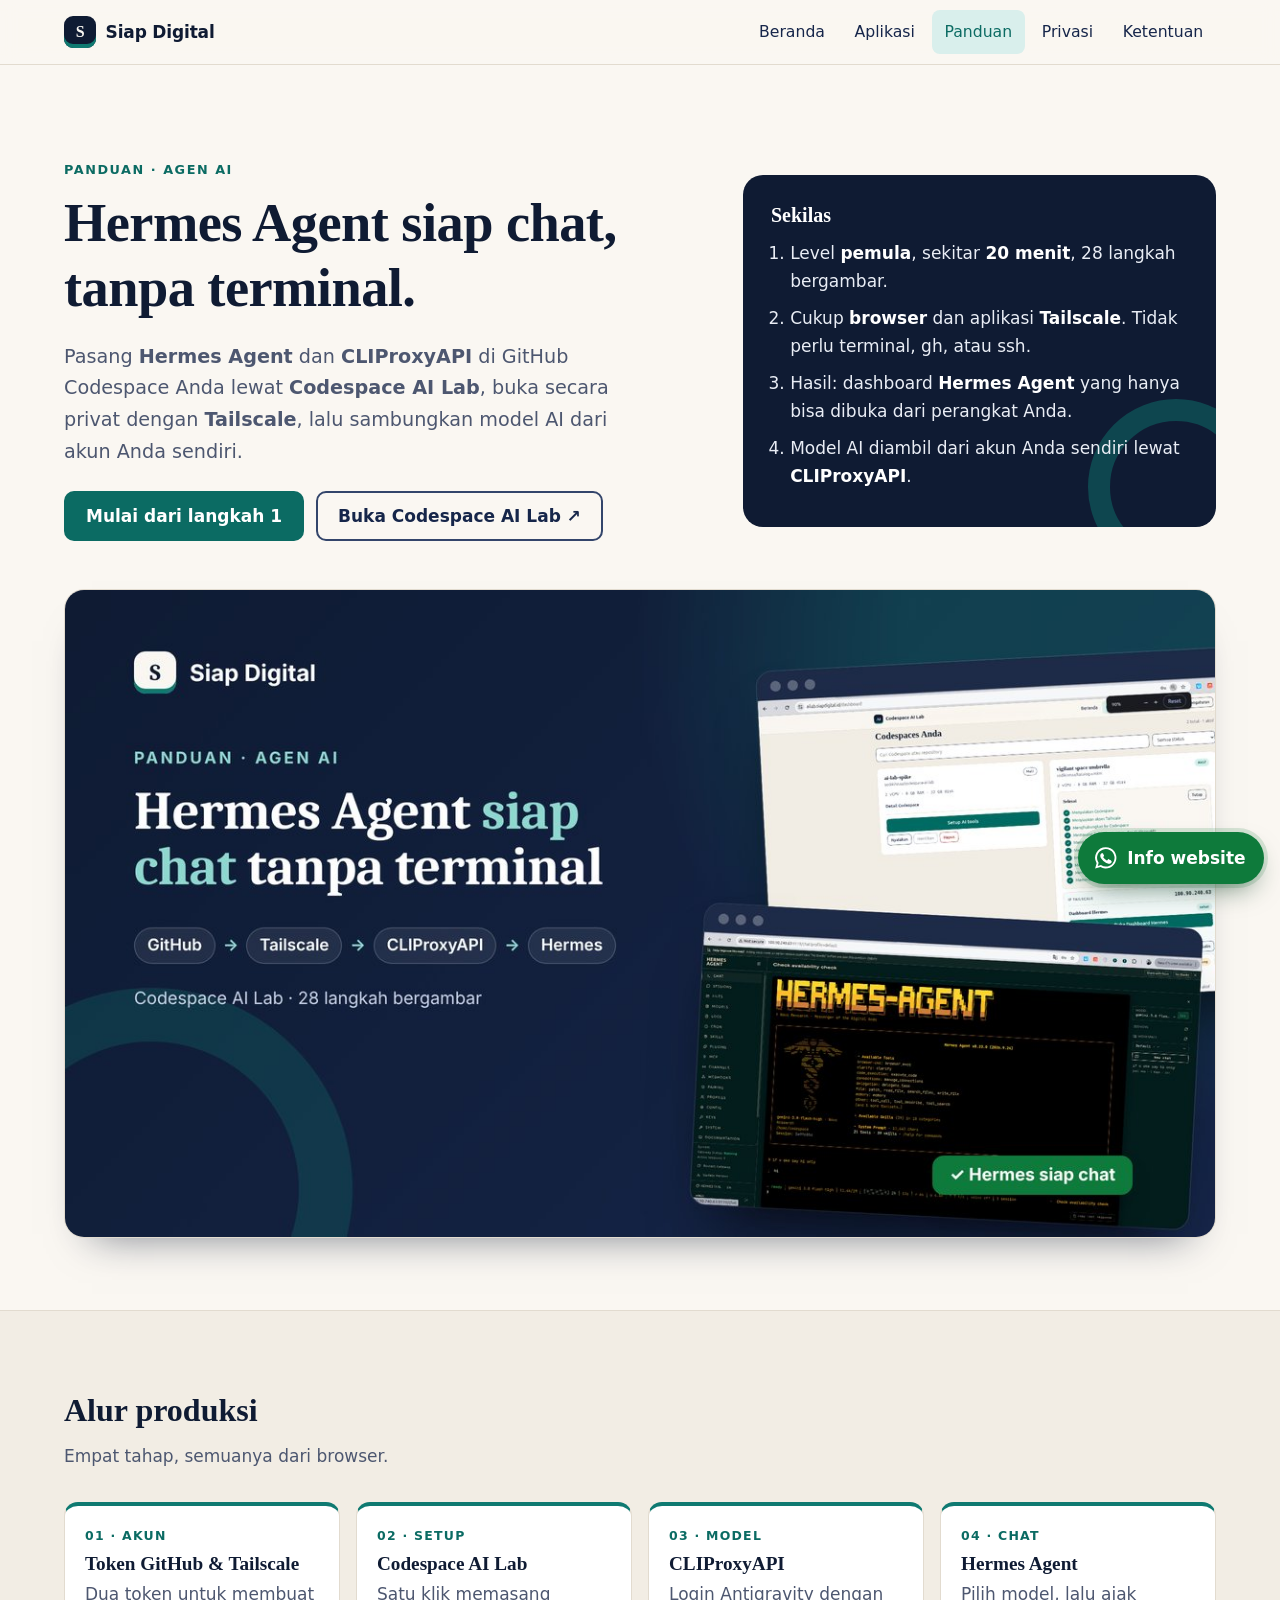
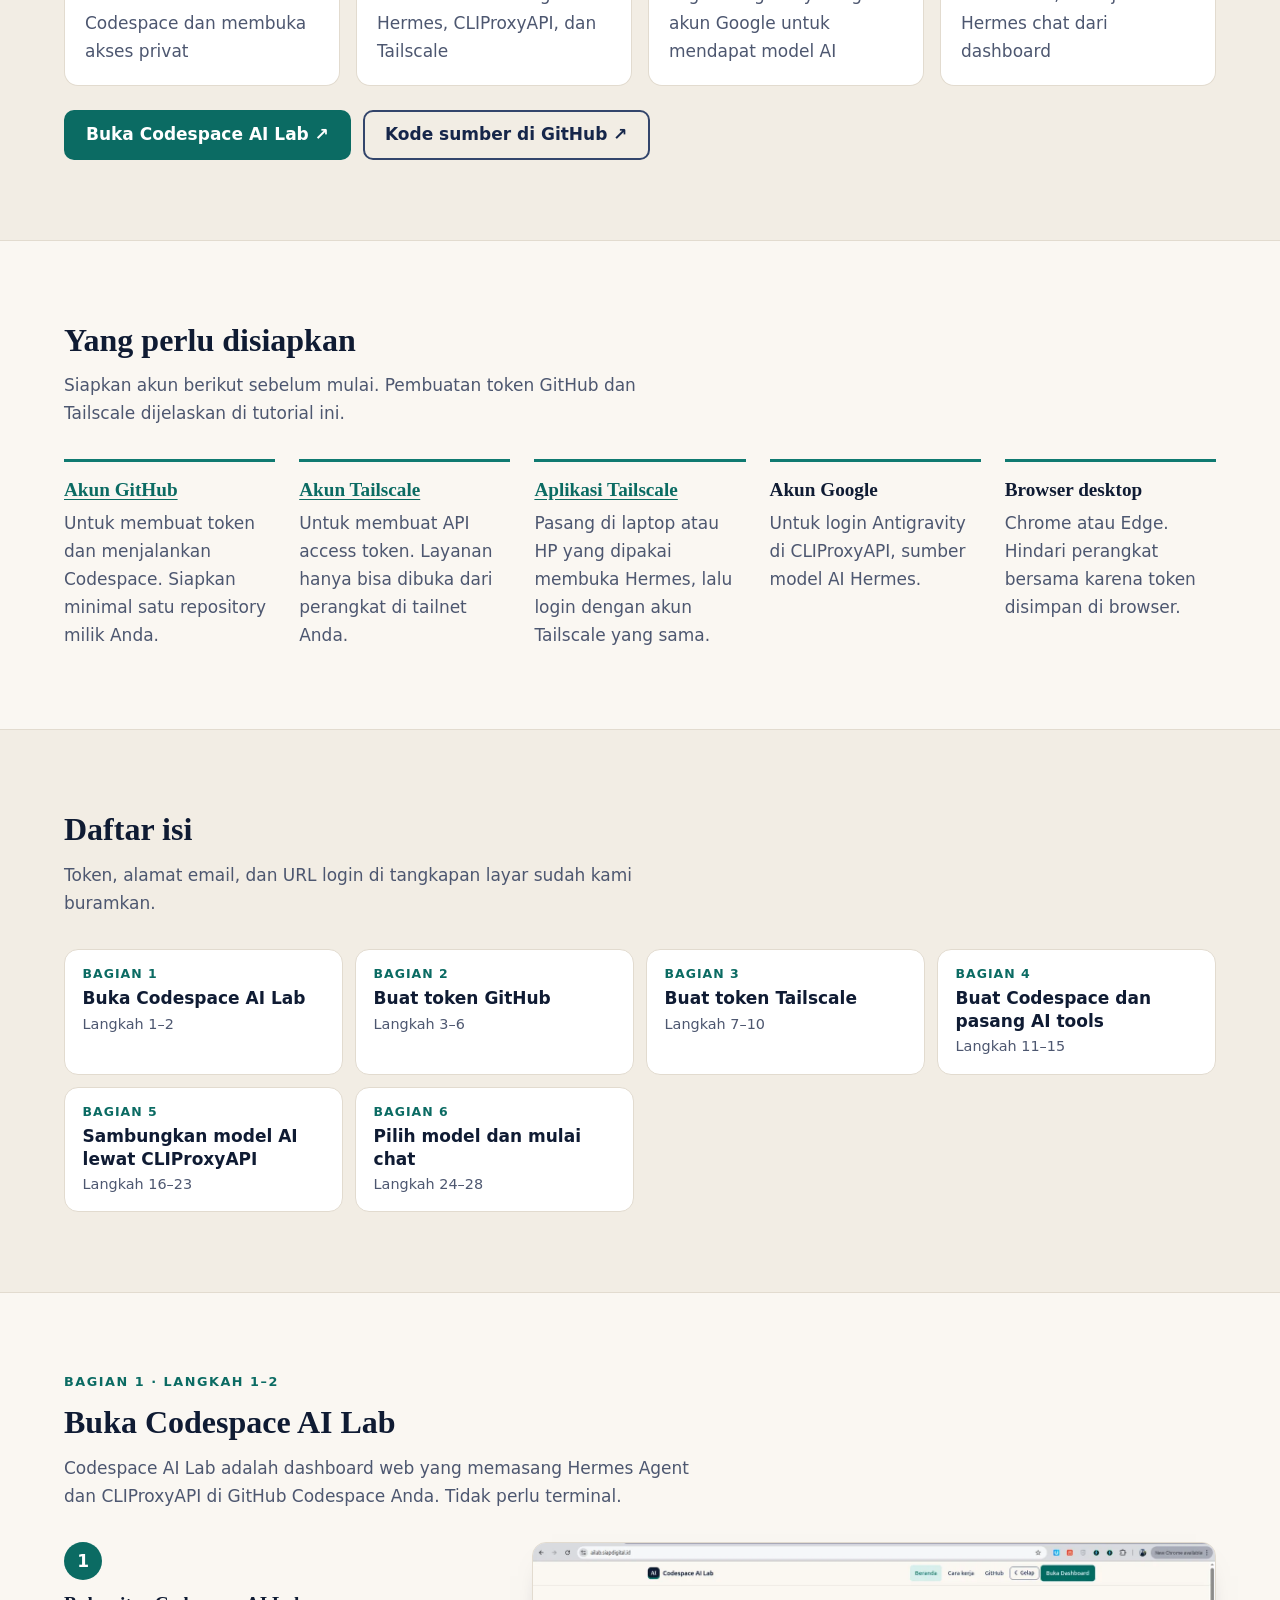
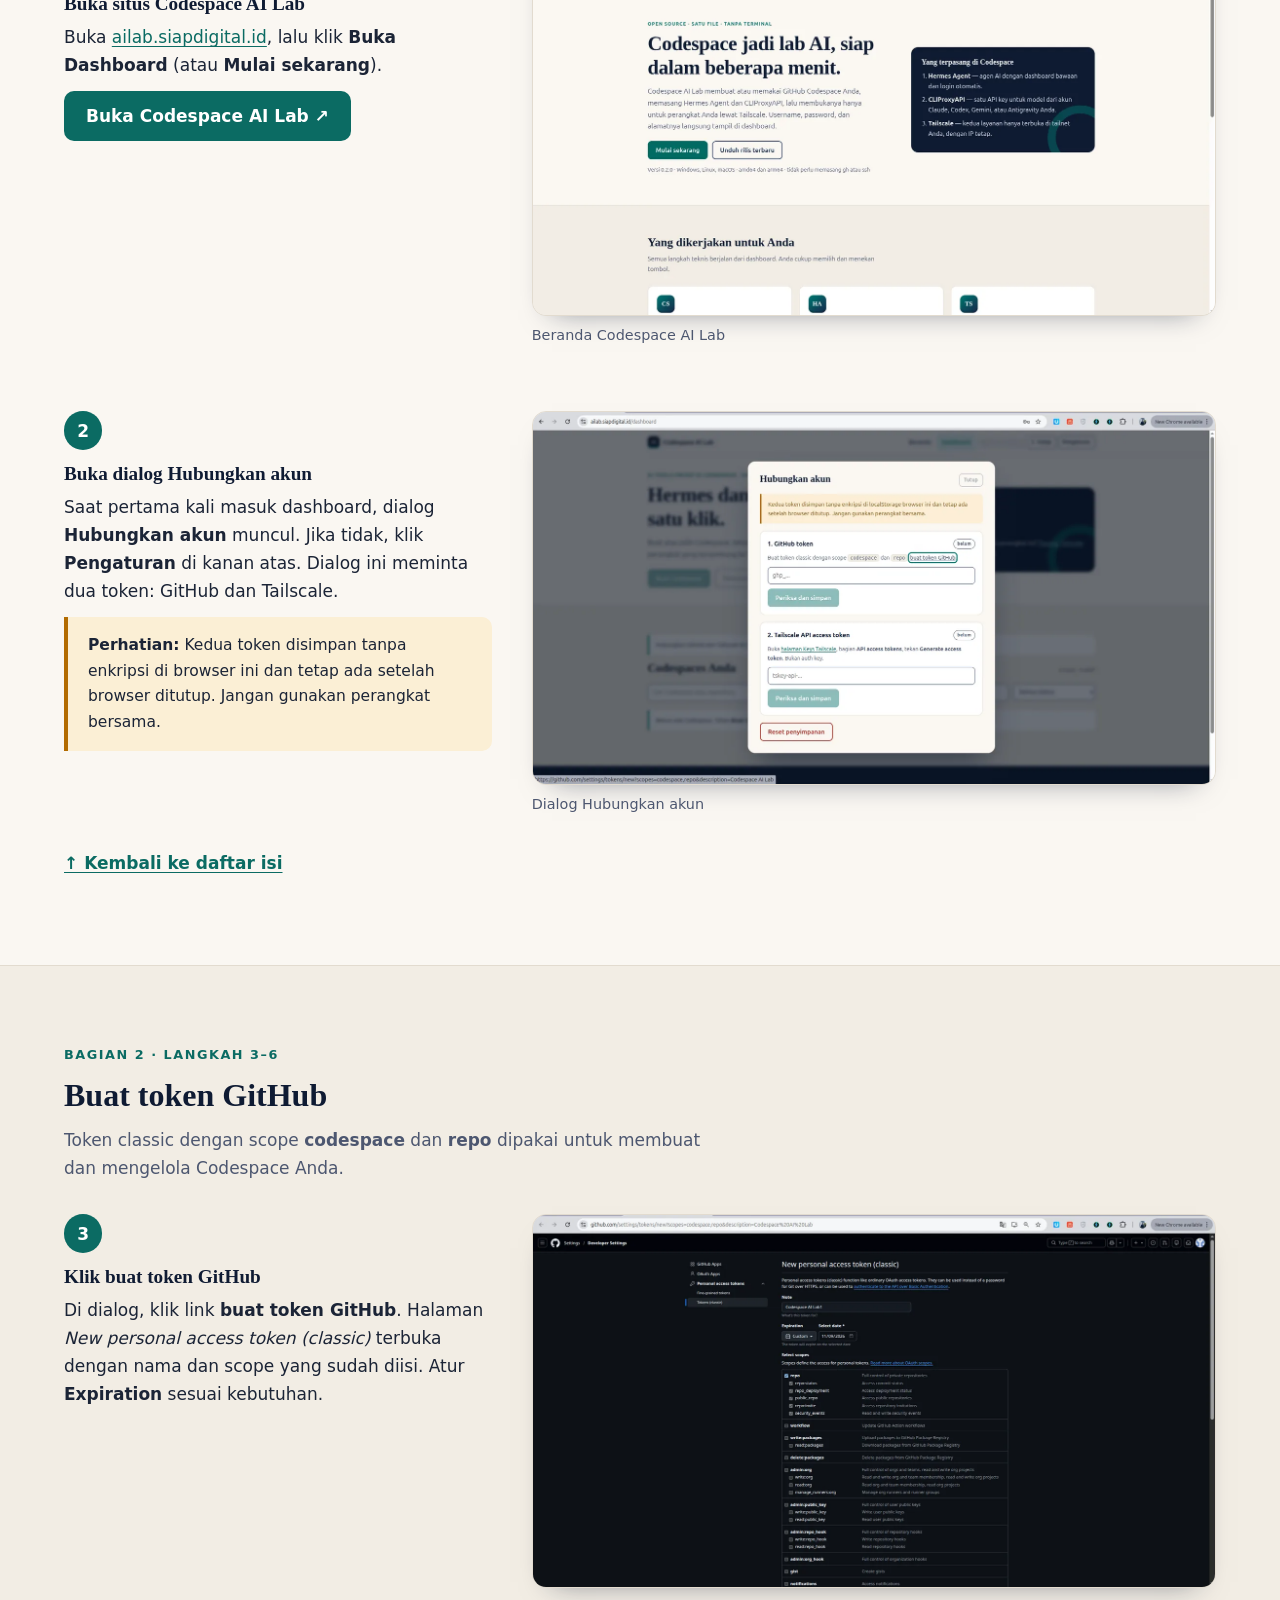
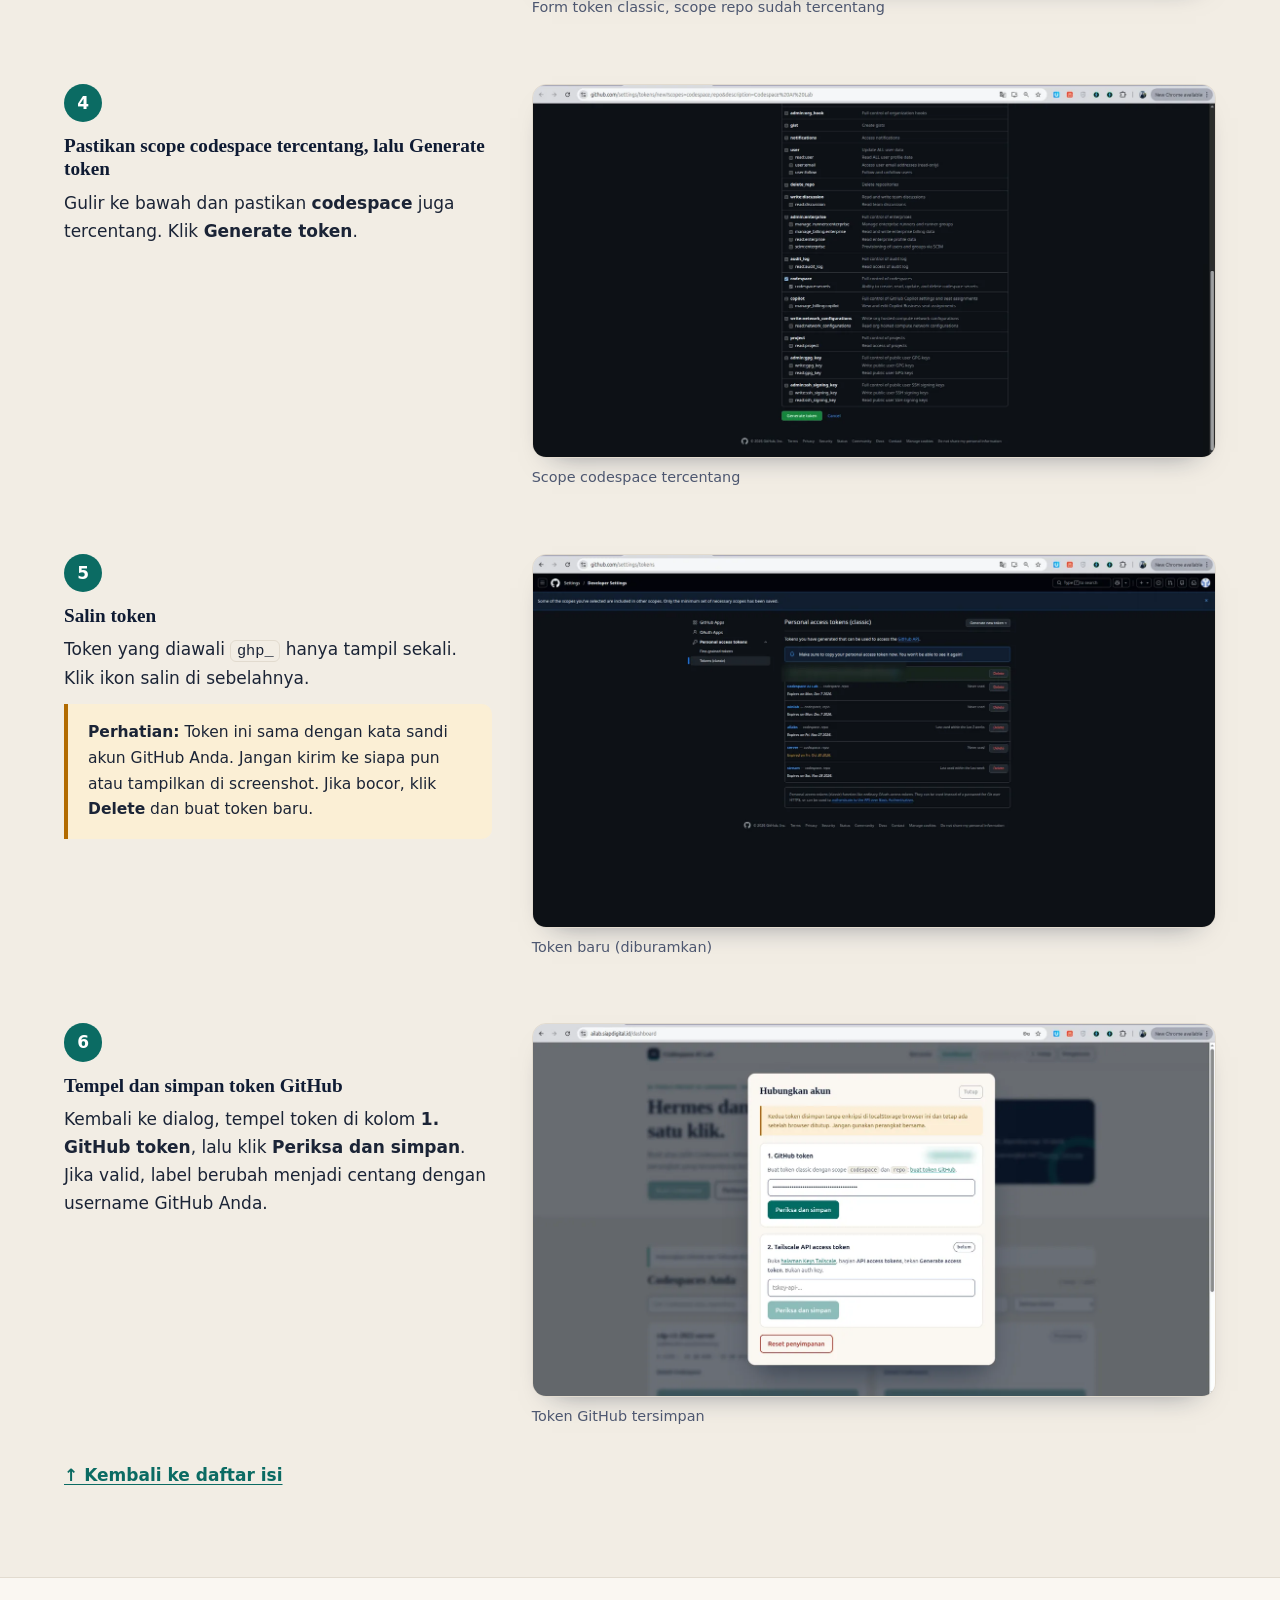
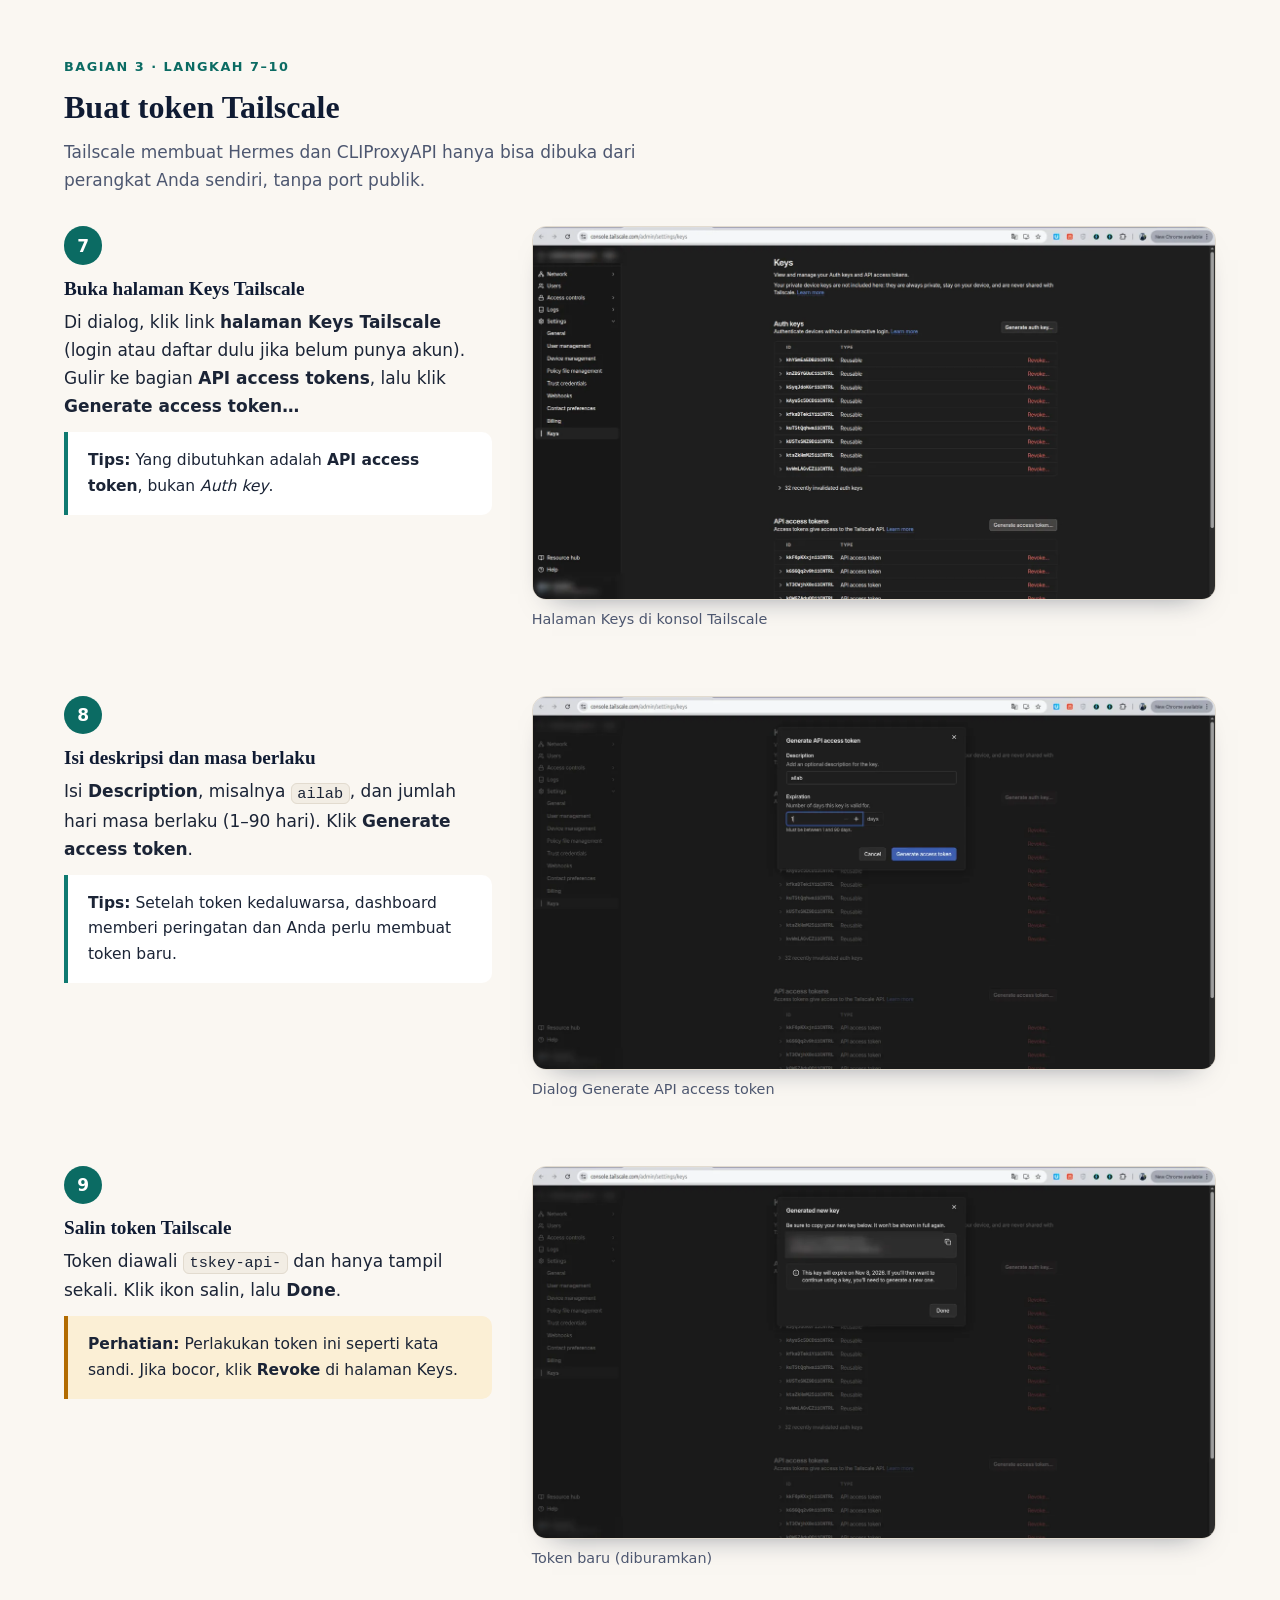
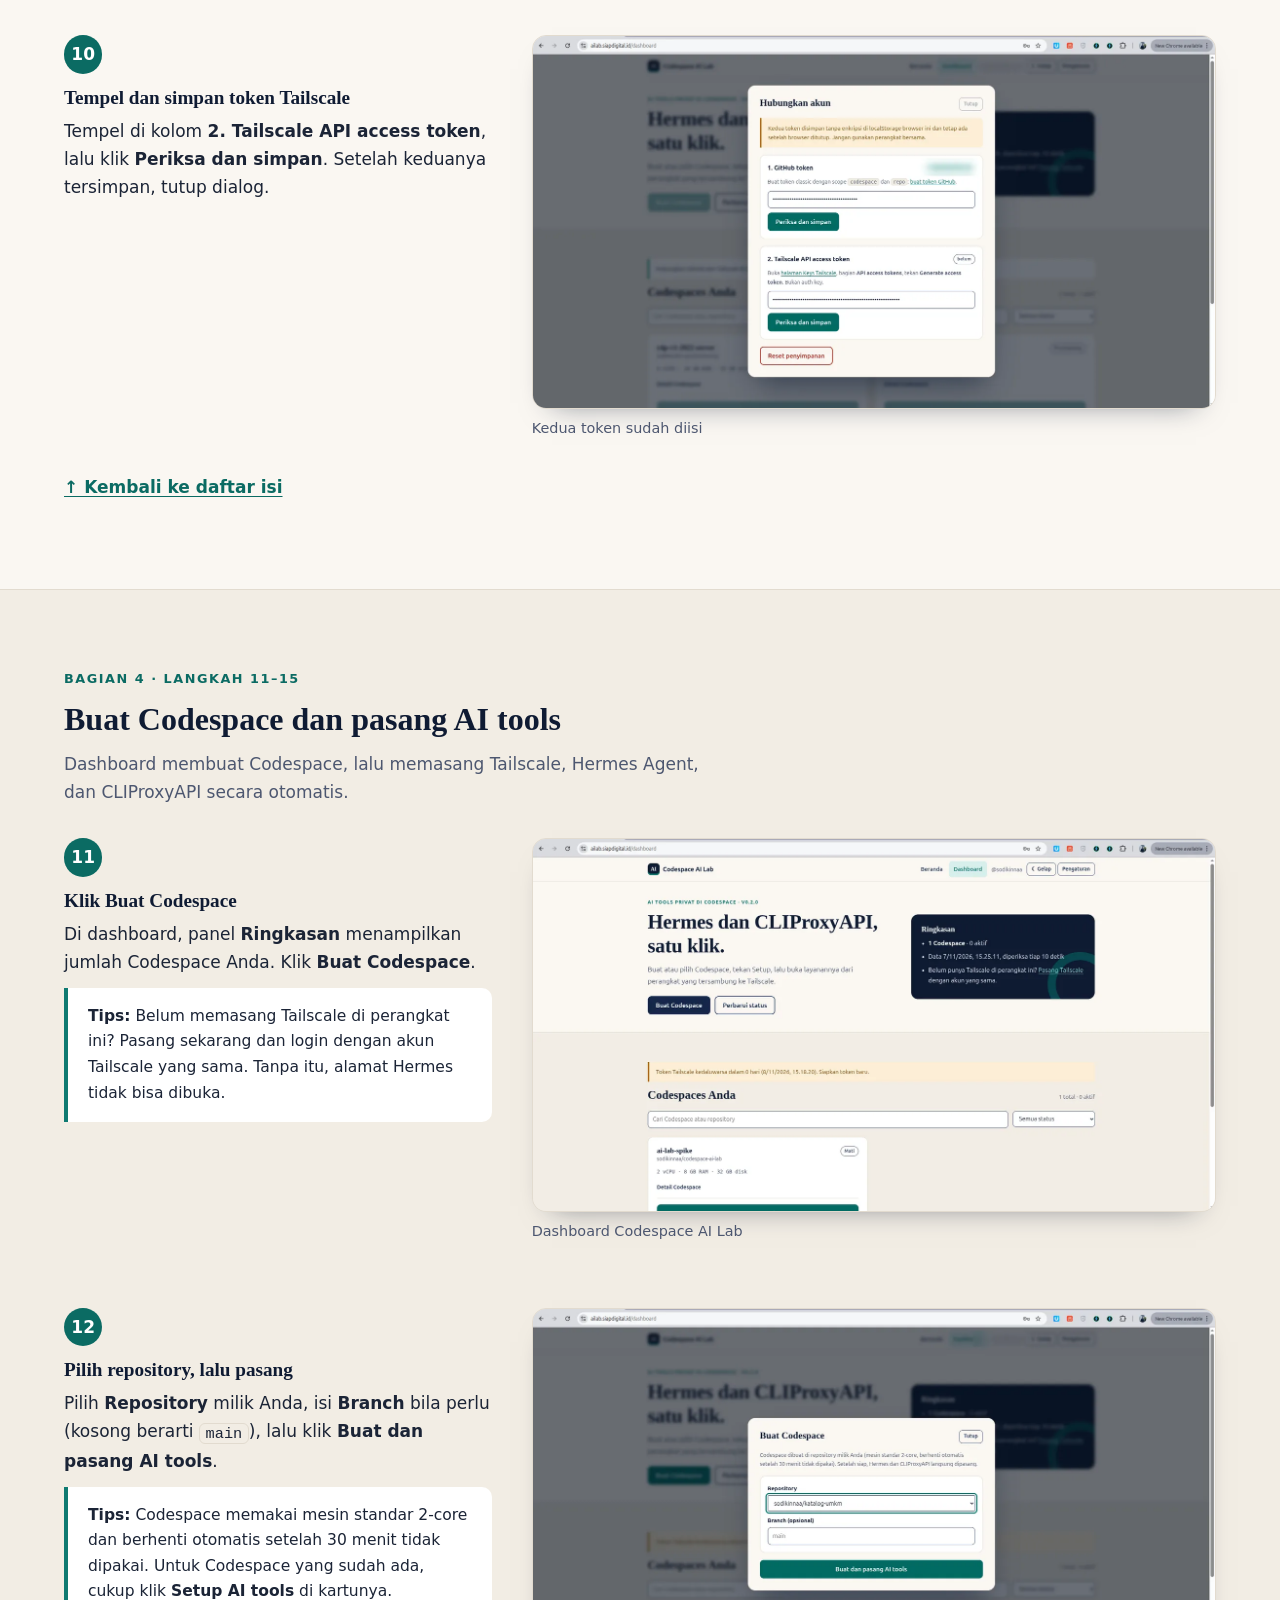
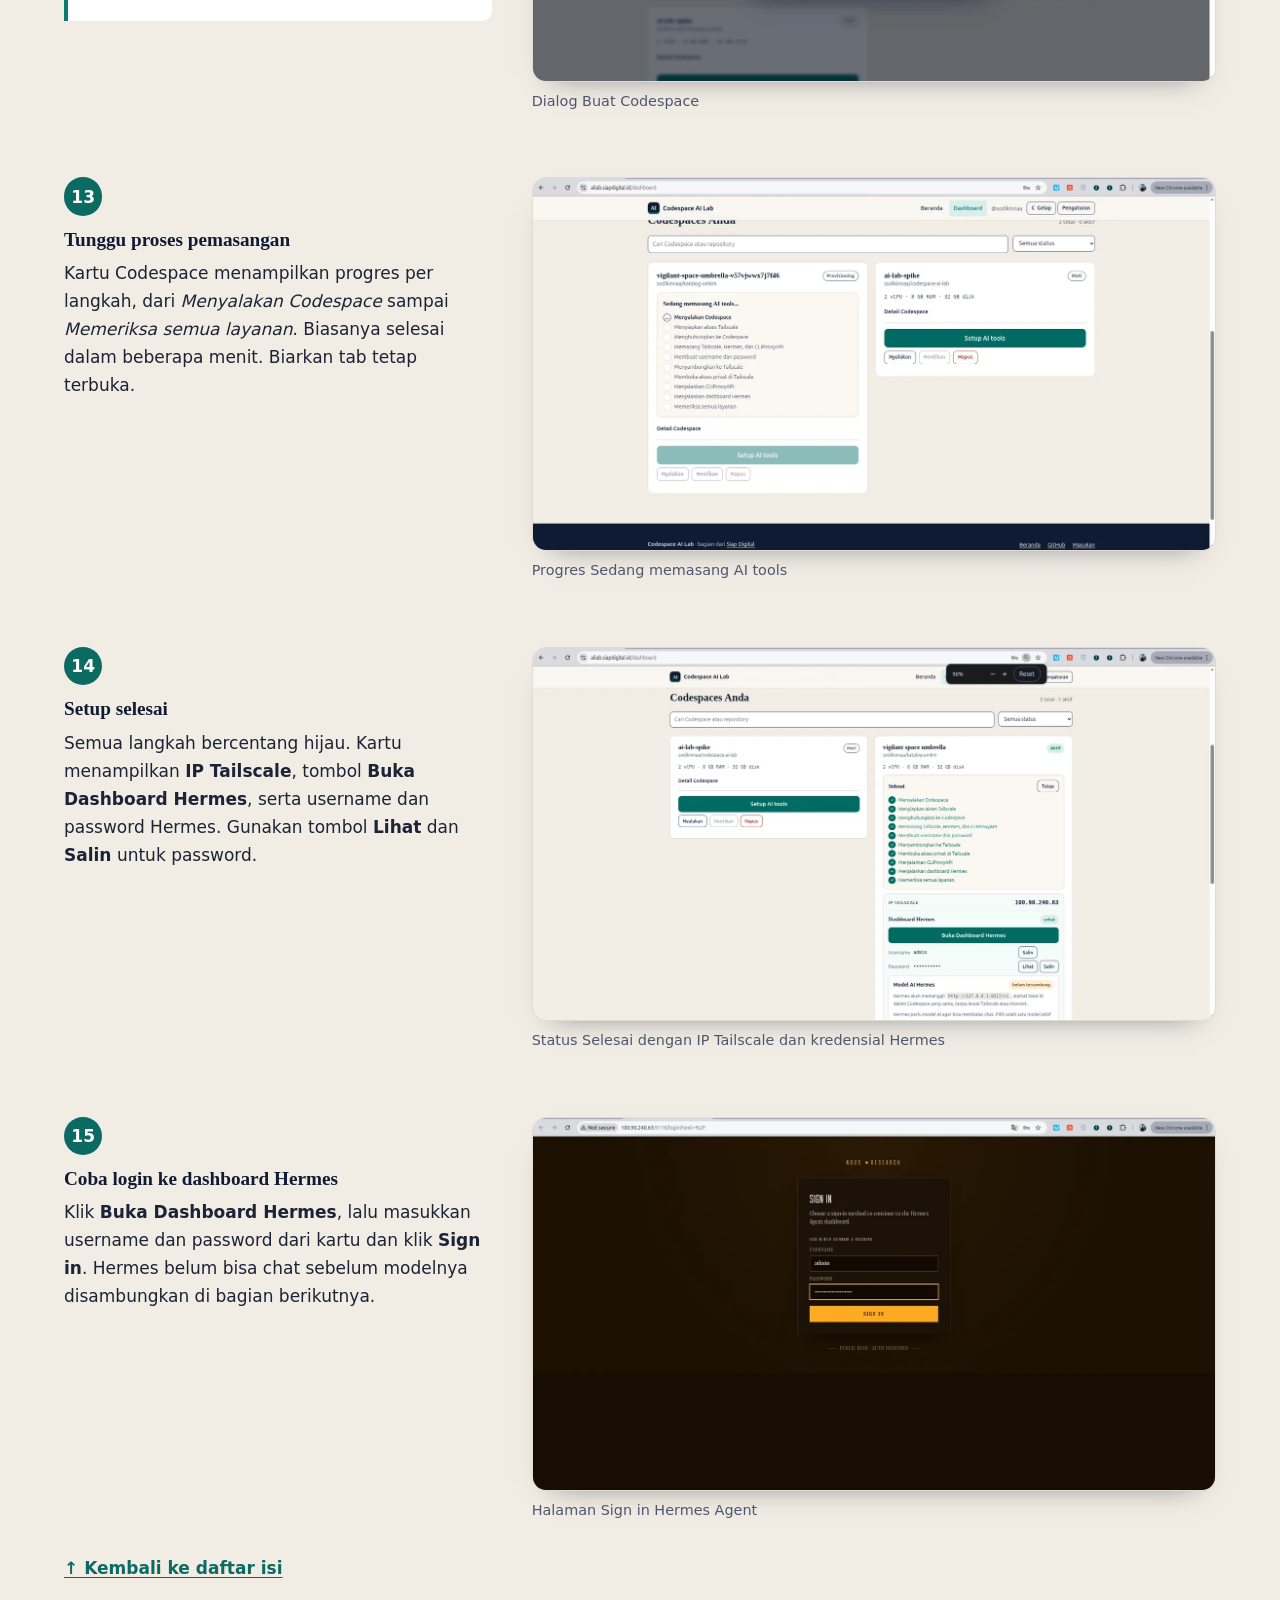
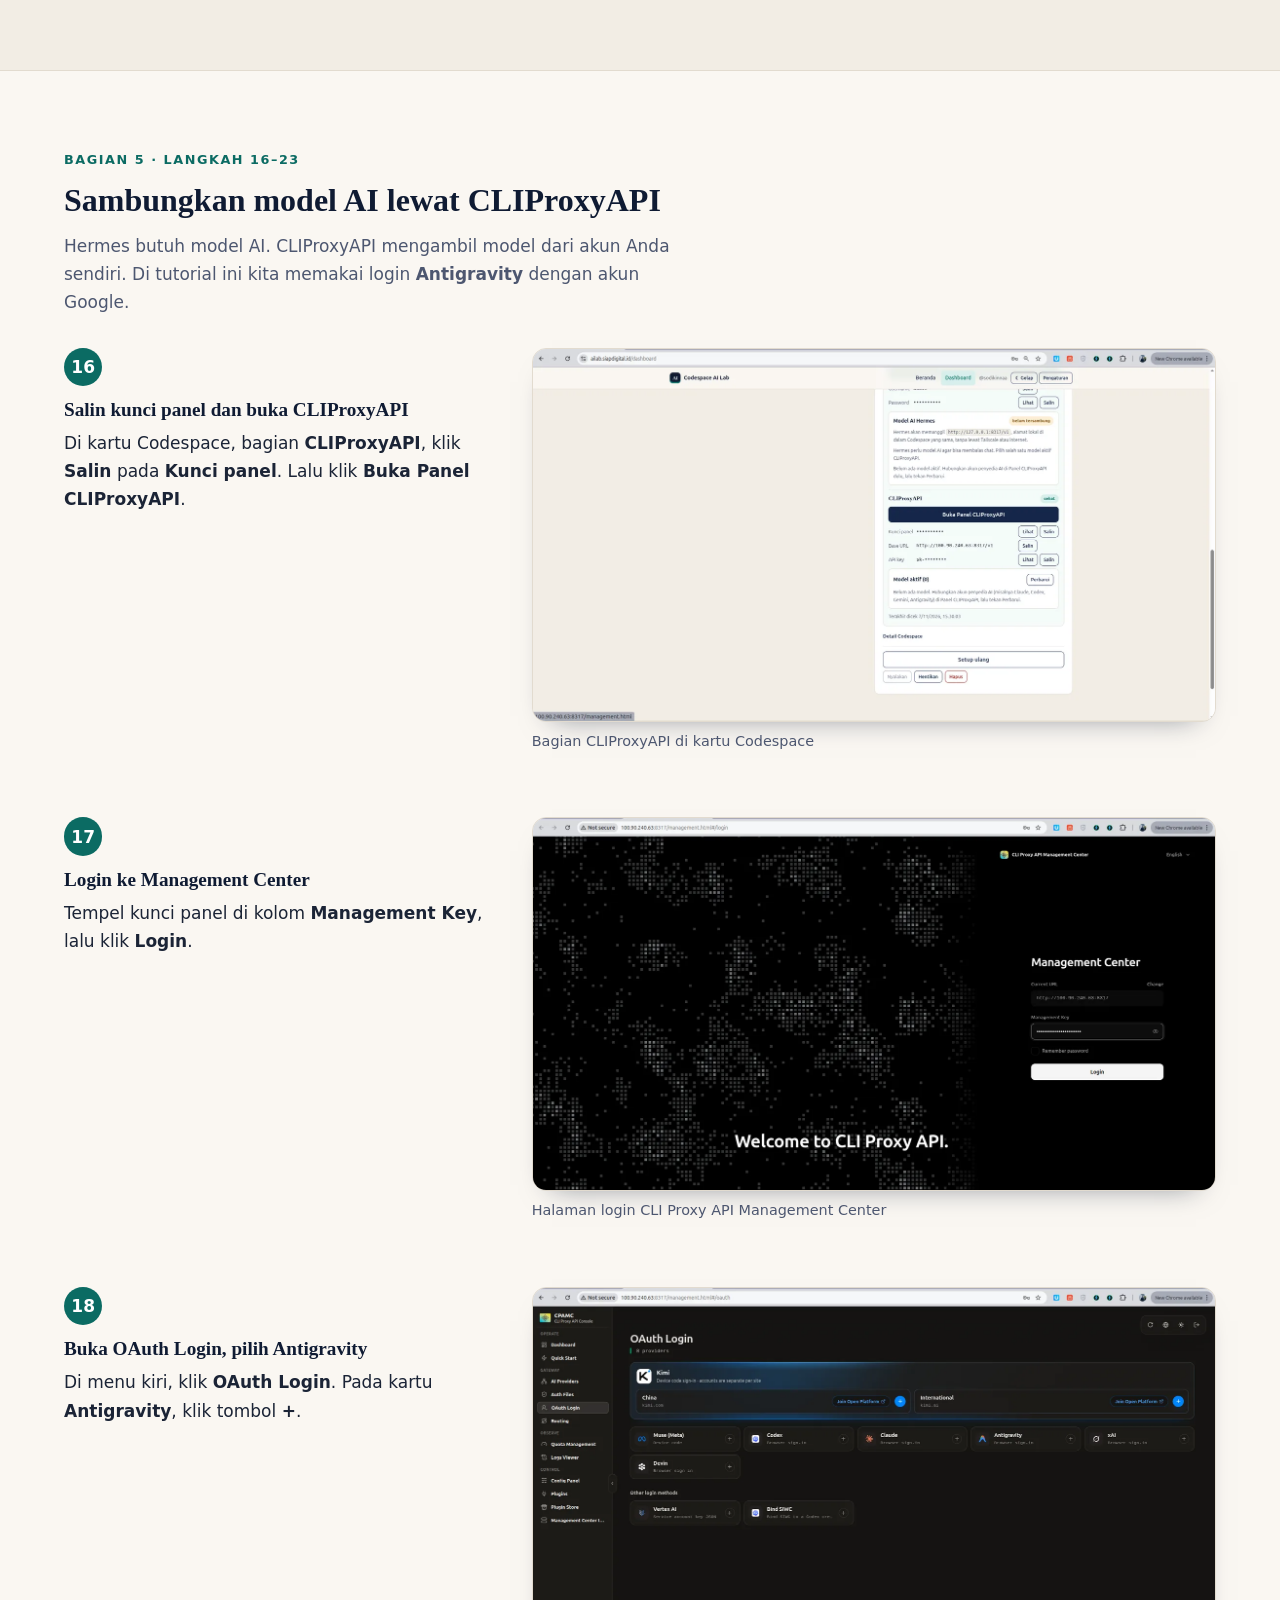
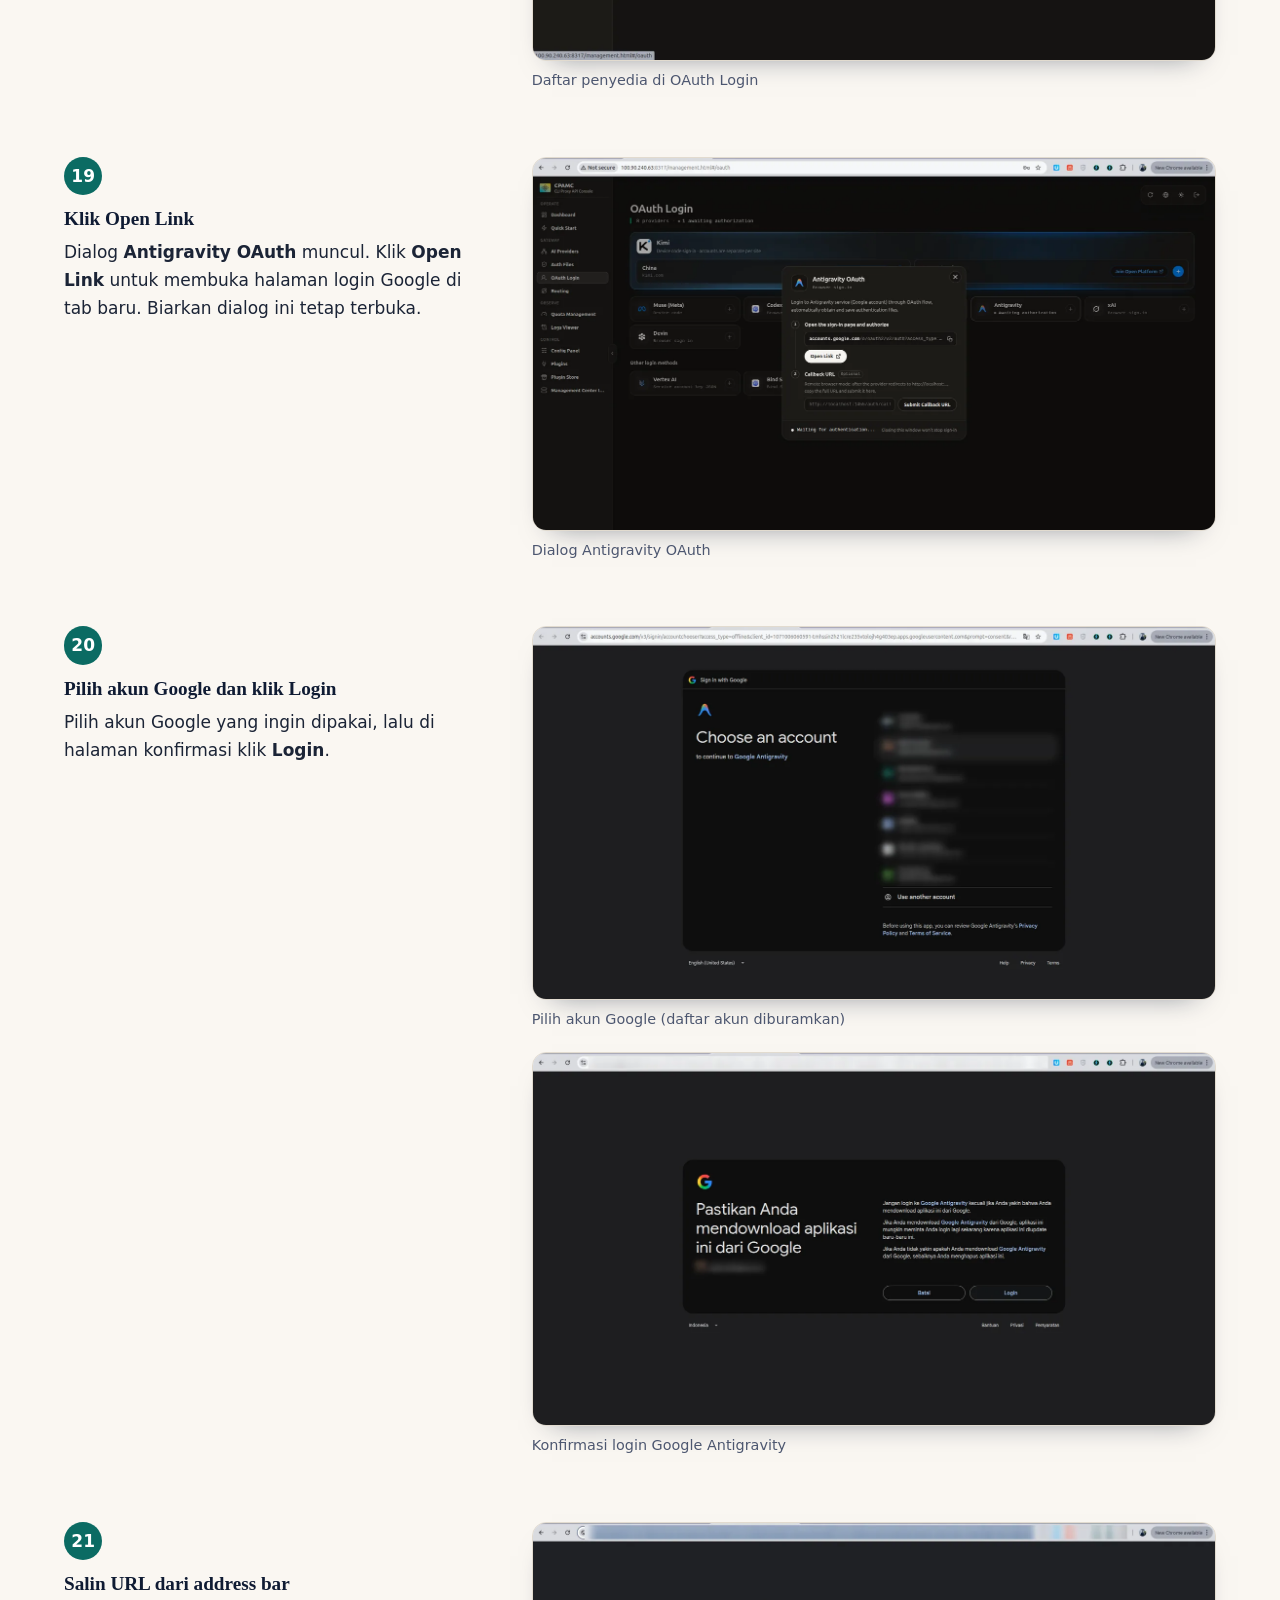
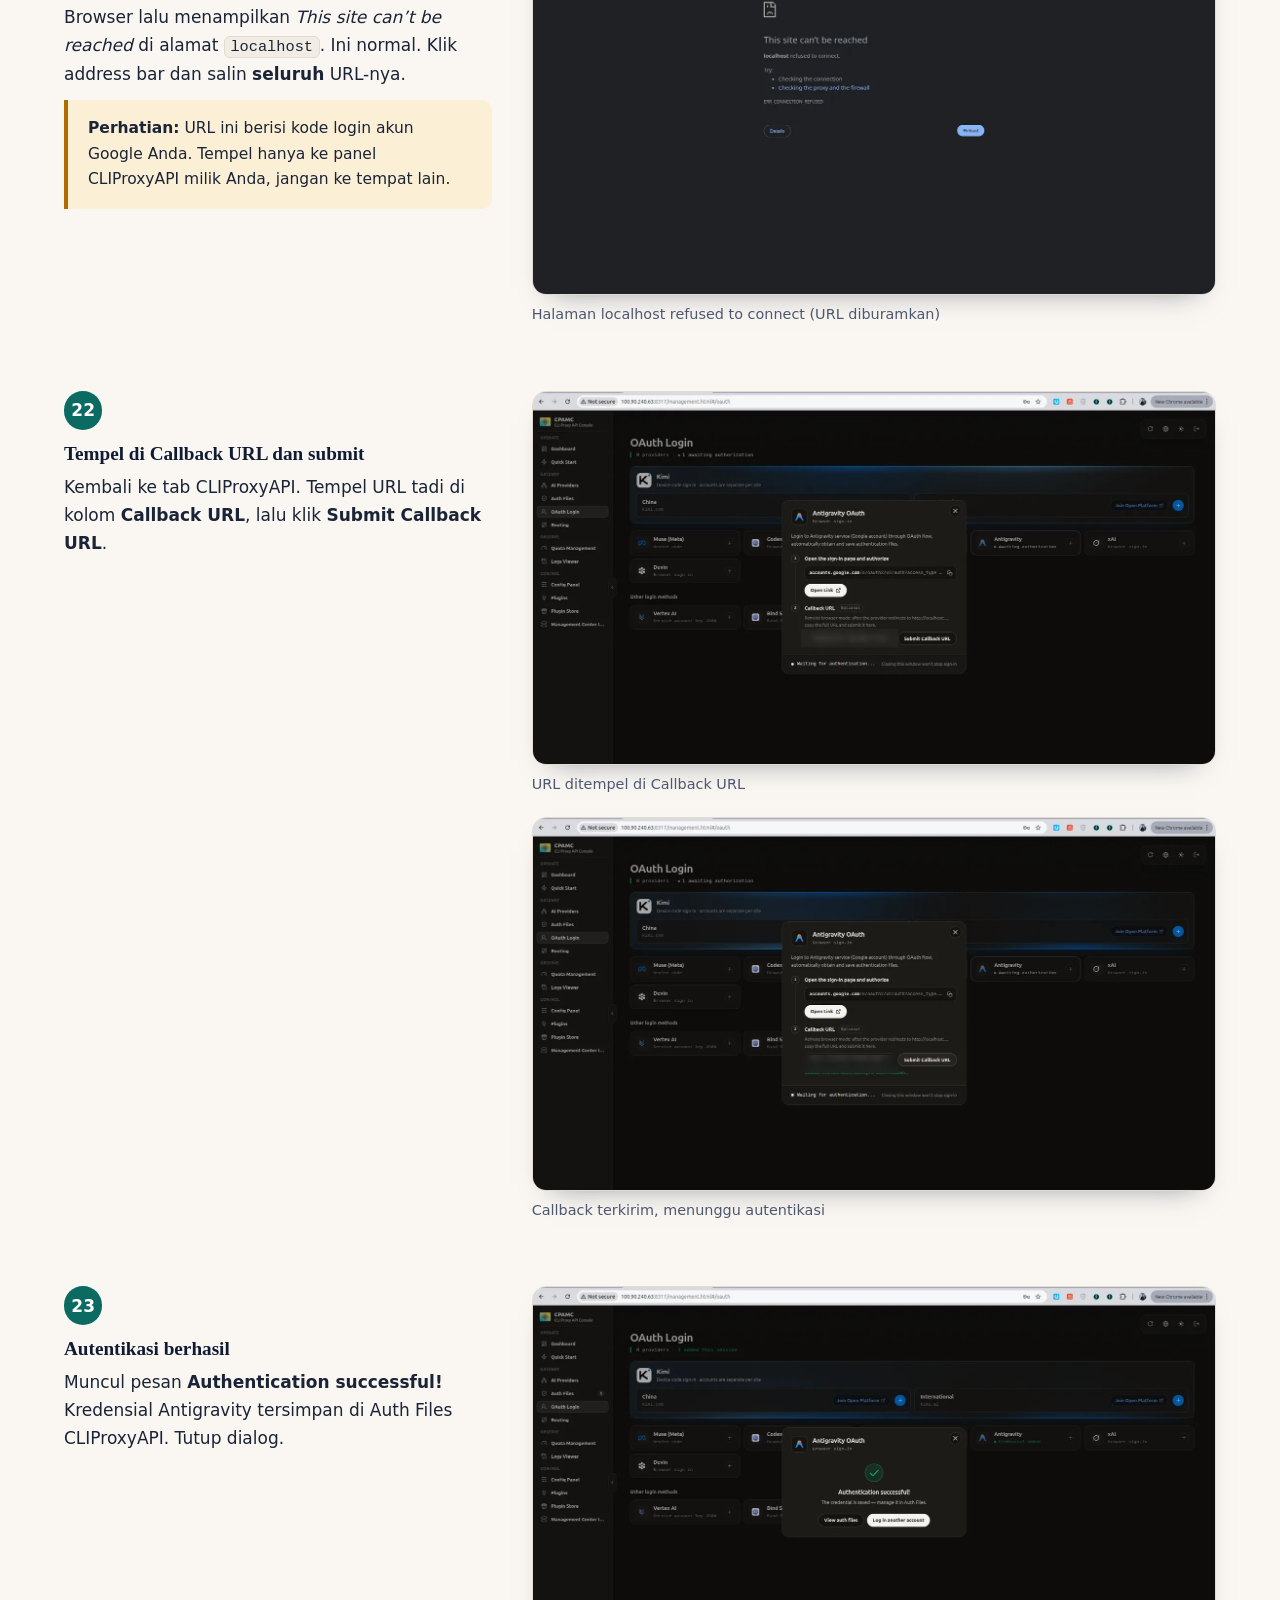
<file: panduan/hermes-agent/index.html>
<!doctype html>
<html lang="id">
<head>
  <meta charset="utf-8">
  <meta name="viewport" content="width=device-width, initial-scale=1">
  <title>Tutorial Hermes Agent: Lab AI Pribadi di GitHub Codespace — Siap Digital</title>
  <meta name="description" content="Tutorial bergambar memasang Hermes Agent dan CLIProxyAPI di GitHub Codespace lewat Codespace AI Lab: token GitHub dan Tailscale, setup satu klik, login model Antigravity, lalu chat dengan Hermes.">
  <meta name="theme-color" content="#0f1b33">
  <meta property="og:type" content="article">
  <meta property="og:site_name" content="Siap Digital">
  <meta property="og:locale" content="id_ID">
  <meta property="og:title" content="Tutorial Hermes Agent: Lab AI Pribadi di GitHub Codespace">
  <meta property="og:description" content="28 langkah bergambar memasang Hermes Agent dan CLIProxyAPI di GitHub Codespace lewat Codespace AI Lab, tanpa terminal.">
  <meta property="og:url" content="https://siapdigital.id/panduan/hermes-agent/">
  <meta property="og:image" content="https://siapdigital.id/assets/img/panduan/hermes-agent/sampul-hermes-agent.jpg">
  <meta property="og:image:type" content="image/jpeg">
  <meta property="og:image:width" content="1200">
  <meta property="og:image:height" content="675">
  <meta property="og:image:alt" content="Sampul tutorial: alur GitHub, Tailscale, CLIProxyAPI, dan Hermes Agent">
  <meta name="twitter:card" content="summary_large_image">
  <meta name="twitter:title" content="Tutorial Hermes Agent: Lab AI Pribadi di GitHub Codespace">
  <meta name="twitter:description" content="Pasang Hermes Agent dan CLIProxyAPI di GitHub Codespace dengan satu klik, lalu ajak Hermes chat.">
  <meta name="twitter:image" content="https://siapdigital.id/assets/img/panduan/hermes-agent/sampul-hermes-agent.jpg">
  <link rel="icon" href="../../assets/img/favicon.svg" type="image/svg+xml">
  <link rel="stylesheet" href="../../assets/css/style.css">
  <script src="../../assets/js/main.js" defer></script>
  <script src="../../assets/js/lightbox.js" defer></script>
</head>
<body>
  <a class="skip-link" href="#konten">Lewati ke konten</a>

  <header class="site-header">
    <nav class="container nav" aria-label="Navigasi utama">
      <a class="brand" href="../../"><span class="brand-mark" aria-hidden="true">S</span>Siap Digital</a>
      <button class="nav-toggle" type="button" aria-expanded="false" aria-controls="nav-links">Menu</button>
      <ul class="nav-links" id="nav-links">
        <li><a href="../../">Beranda</a></li>
        <li><a href="../../apps/">Aplikasi</a></li>
        <li><a href="../" aria-current="page">Panduan</a></li>
        <li><a href="../../privacy/">Privasi</a></li>
        <li><a href="../../terms/">Ketentuan</a></li>
      </ul>
    </nav>
  </header>

  <main id="konten">
    <section class="hero">
      <div class="container hero-grid">
        <div>
          <span class="eyebrow">Panduan · Agen AI</span>
          <h1>Hermes Agent siap chat, tanpa terminal.</h1>
          <p class="lead">Pasang <strong>Hermes Agent</strong> dan <strong>CLIProxyAPI</strong> di GitHub Codespace Anda lewat <strong>Codespace AI Lab</strong>, buka secara privat dengan <strong>Tailscale</strong>, lalu sambungkan model AI dari akun Anda sendiri.</p>
          <div class="btn-row">
            <a class="btn btn-primary" href="#langkah-1">Mulai dari langkah 1</a>
            <a class="btn btn-secondary" href="https://ailab.siapdigital.id/" target="_blank" rel="noopener">Buka Codespace AI Lab ↗</a>
          </div>
        </div>
        <aside class="hero-panel" aria-labelledby="ringkas-heading">
          <h2 id="ringkas-heading">Sekilas</h2>
          <ol>
            <li>Level <strong>pemula</strong>, sekitar <strong>20 menit</strong>, 28 langkah bergambar.</li>
            <li>Cukup <strong>browser</strong> dan aplikasi <strong>Tailscale</strong>. Tidak perlu terminal, gh, atau ssh.</li>
            <li>Hasil: dashboard <strong>Hermes Agent</strong> yang hanya bisa dibuka dari perangkat Anda.</li>
            <li>Model AI diambil dari akun Anda sendiri lewat <strong>CLIProxyAPI</strong>.</li>
          </ol>
        </aside>
      </div>
      <figure class="container guide-cover">
        <img src="../../assets/img/panduan/hermes-agent/sampul-hermes-agent.jpg" width="1200" height="675" alt="Sampul tutorial: dashboard Codespace AI Lab dan Hermes Agent yang siap chat" fetchpriority="high" decoding="async">
      </figure>
    </section>

    <section class="section section-alt" id="alur" aria-labelledby="alur-heading">
      <div class="container">
        <div class="section-head">
          <h2 id="alur-heading">Alur produksi</h2>
          <p>Empat tahap, semuanya dari browser.</p>
        </div>
        <ol class="flow">
          <li>
            <span class="flow-label">01 · Akun</span>
            <h3>Token GitHub &amp; Tailscale</h3>
            <p>Dua token untuk membuat Codespace dan membuka akses privat</p>
          </li>
          <li>
            <span class="flow-label">02 · Setup</span>
            <h3>Codespace AI Lab</h3>
            <p>Satu klik memasang Hermes, CLIProxyAPI, dan Tailscale</p>
          </li>
          <li>
            <span class="flow-label">03 · Model</span>
            <h3>CLIProxyAPI</h3>
            <p>Login Antigravity dengan akun Google untuk mendapat model AI</p>
          </li>
          <li>
            <span class="flow-label">04 · Chat</span>
            <h3>Hermes Agent</h3>
            <p>Pilih model, lalu ajak Hermes chat dari dashboard</p>
          </li>
        </ol>
        <div class="btn-row">
          <a class="btn btn-primary" href="https://ailab.siapdigital.id/" target="_blank" rel="noopener">Buka Codespace AI Lab ↗</a>
          <a class="btn btn-secondary" href="https://github.com/sodikinnaa/codespace-ai-lab" target="_blank" rel="noopener">Kode sumber di GitHub ↗</a>
        </div>
      </div>
    </section>

    <section class="section" id="persiapan" aria-labelledby="persiapan-heading">
      <div class="container">
        <div class="section-head">
          <h2 id="persiapan-heading">Yang perlu disiapkan</h2>
          <p>Siapkan akun berikut sebelum mulai. Pembuatan token GitHub dan Tailscale dijelaskan di tutorial ini.</p>
        </div>
        <ul class="principles requirements">
          <li>
            <h3><a href="https://github.com/" target="_blank" rel="noopener">Akun GitHub</a></h3>
            <p>Untuk membuat token dan menjalankan Codespace. Siapkan minimal satu repository milik Anda.</p>
          </li>
          <li>
            <h3><a href="https://login.tailscale.com/" target="_blank" rel="noopener">Akun Tailscale</a></h3>
            <p>Untuk membuat API access token. Layanan hanya bisa dibuka dari perangkat di tailnet Anda.</p>
          </li>
          <li>
            <h3><a href="https://tailscale.com/download" target="_blank" rel="noopener">Aplikasi Tailscale</a></h3>
            <p>Pasang di laptop atau HP yang dipakai membuka Hermes, lalu login dengan akun Tailscale yang sama.</p>
          </li>
          <li>
            <h3>Akun Google</h3>
            <p>Untuk login Antigravity di CLIProxyAPI, sumber model AI Hermes.</p>
          </li>
          <li>
            <h3>Browser desktop</h3>
            <p>Chrome atau Edge. Hindari perangkat bersama karena token disimpan di browser.</p>
          </li>
        </ul>
      </div>
    </section>

    <section class="section section-alt" id="daftar-isi" aria-labelledby="daftar-isi-heading">
      <div class="container">
        <div class="section-head">
          <h2 id="daftar-isi-heading">Daftar isi</h2>
          <p>Token, alamat email, dan URL login di tangkapan layar sudah kami buramkan.</p>
        </div>
        <ol class="guide-toc">
          <li><a href="#buka-ailab"><span class="toc-part">Bagian 1</span><span class="toc-title">Buka Codespace AI Lab</span><span class="toc-steps">Langkah 1–2</span></a></li>
          <li><a href="#token-github"><span class="toc-part">Bagian 2</span><span class="toc-title">Buat token GitHub</span><span class="toc-steps">Langkah 3–6</span></a></li>
          <li><a href="#token-tailscale"><span class="toc-part">Bagian 3</span><span class="toc-title">Buat token Tailscale</span><span class="toc-steps">Langkah 7–10</span></a></li>
          <li><a href="#setup"><span class="toc-part">Bagian 4</span><span class="toc-title">Buat Codespace dan pasang AI tools</span><span class="toc-steps">Langkah 11–15</span></a></li>
          <li><a href="#model"><span class="toc-part">Bagian 5</span><span class="toc-title">Sambungkan model AI lewat CLIProxyAPI</span><span class="toc-steps">Langkah 16–23</span></a></li>
          <li><a href="#chat"><span class="toc-part">Bagian 6</span><span class="toc-title">Pilih model dan mulai chat</span><span class="toc-steps">Langkah 24–28</span></a></li>
        </ol>
      </div>
    </section>

    <section class="section" id="buka-ailab" aria-labelledby="buka-ailab-heading">
      <div class="container">
        <div class="section-head">
          <span class="eyebrow">Bagian 1 · Langkah 1–2</span>
          <h2 id="buka-ailab-heading">Buka Codespace AI Lab</h2>
          <p>Codespace AI Lab adalah dashboard web yang memasang Hermes Agent dan CLIProxyAPI di GitHub Codespace Anda. Tidak perlu terminal.</p>
        </div>

        <ol class="guide-steps" start="1">
          <li class="guide-step" id="langkah-1">
            <div class="guide-text">
              <span class="step-no" aria-hidden="true">1</span>
              <h3>Buka situs Codespace AI Lab</h3>
              <p>Buka <a href="https://ailab.siapdigital.id/" target="_blank" rel="noopener">ailab.siapdigital.id</a>, lalu klik <strong>Buka Dashboard</strong> (atau <strong>Mulai sekarang</strong>).</p>
              <a class="btn btn-primary" href="https://ailab.siapdigital.id/" target="_blank" rel="noopener">Buka Codespace AI Lab ↗</a>
            </div>
            <figure class="guide-shot">
              <a href="../../assets/img/panduan/hermes-agent/01-ailab-beranda.webp"><img src="../../assets/img/panduan/hermes-agent/01-ailab-beranda.webp" width="1400" height="763" alt="Codespace AI Lab: Beranda Codespace AI Lab" loading="lazy" decoding="async"></a>
              <figcaption>Beranda Codespace AI Lab</figcaption>
            </figure>
          </li>
          <li class="guide-step" id="langkah-2">
            <div class="guide-text">
              <span class="step-no" aria-hidden="true">2</span>
              <h3>Buka dialog Hubungkan akun</h3>
              <p>Saat pertama kali masuk dashboard, dialog <strong>Hubungkan akun</strong> muncul. Jika tidak, klik <strong>Pengaturan</strong> di kanan atas. Dialog ini meminta dua token: GitHub dan Tailscale.</p>
              <div class="callout warn"><p><strong>Perhatian:</strong> Kedua token disimpan tanpa enkripsi di browser ini dan tetap ada setelah browser ditutup. Jangan gunakan perangkat bersama.</p></div>
            </div>
            <figure class="guide-shot">
              <a href="../../assets/img/panduan/hermes-agent/02-ailab-hubungkan-akun.webp"><img src="../../assets/img/panduan/hermes-agent/02-ailab-hubungkan-akun.webp" width="1400" height="763" alt="Codespace AI Lab: Dialog Hubungkan akun" loading="lazy" decoding="async"></a>
              <figcaption>Dialog Hubungkan akun</figcaption>
            </figure>
          </li>
        </ol>
        <a class="back-link" href="#daftar-isi">↑ Kembali ke daftar isi</a>
      </div>
    </section>
    <section class="section section-alt" id="token-github" aria-labelledby="token-github-heading">
      <div class="container">
        <div class="section-head">
          <span class="eyebrow">Bagian 2 · Langkah 3–6</span>
          <h2 id="token-github-heading">Buat token GitHub</h2>
          <p>Token classic dengan scope <strong>codespace</strong> dan <strong>repo</strong> dipakai untuk membuat dan mengelola Codespace Anda.</p>
        </div>

        <ol class="guide-steps" start="3">
          <li class="guide-step" id="langkah-3">
            <div class="guide-text">
              <span class="step-no" aria-hidden="true">3</span>
              <h3>Klik buat token GitHub</h3>
              <p>Di dialog, klik link <strong>buat token GitHub</strong>. Halaman <em>New personal access token (classic)</em> terbuka dengan nama dan scope yang sudah diisi. Atur <strong>Expiration</strong> sesuai kebutuhan.</p>
            </div>
            <figure class="guide-shot">
              <a href="../../assets/img/panduan/hermes-agent/03-github-token-baru.webp"><img src="../../assets/img/panduan/hermes-agent/03-github-token-baru.webp" width="1400" height="763" alt="GitHub: Form token classic, scope repo sudah tercentang" loading="lazy" decoding="async"></a>
              <figcaption>Form token classic, scope repo sudah tercentang</figcaption>
            </figure>
          </li>
          <li class="guide-step" id="langkah-4">
            <div class="guide-text">
              <span class="step-no" aria-hidden="true">4</span>
              <h3>Pastikan scope codespace tercentang, lalu Generate token</h3>
              <p>Gulir ke bawah dan pastikan <strong>codespace</strong> juga tercentang. Klik <strong>Generate token</strong>.</p>
            </div>
            <figure class="guide-shot">
              <a href="../../assets/img/panduan/hermes-agent/04-github-token-scope.webp"><img src="../../assets/img/panduan/hermes-agent/04-github-token-scope.webp" width="1400" height="763" alt="GitHub: Scope codespace tercentang" loading="lazy" decoding="async"></a>
              <figcaption>Scope codespace tercentang</figcaption>
            </figure>
          </li>
          <li class="guide-step" id="langkah-5">
            <div class="guide-text">
              <span class="step-no" aria-hidden="true">5</span>
              <h3>Salin token</h3>
              <p>Token yang diawali <code>ghp_</code> hanya tampil sekali. Klik ikon salin di sebelahnya.</p>
              <div class="callout warn"><p><strong>Perhatian:</strong> Token ini sama dengan kata sandi akun GitHub Anda. Jangan kirim ke siapa pun atau tampilkan di screenshot. Jika bocor, klik <strong>Delete</strong> dan buat token baru.</p></div>
            </div>
            <figure class="guide-shot">
              <a href="../../assets/img/panduan/hermes-agent/05-github-token-salin.webp"><img src="../../assets/img/panduan/hermes-agent/05-github-token-salin.webp" width="1400" height="763" alt="GitHub: Token baru (diburamkan)" loading="lazy" decoding="async"></a>
              <figcaption>Token baru (diburamkan)</figcaption>
            </figure>
          </li>
          <li class="guide-step" id="langkah-6">
            <div class="guide-text">
              <span class="step-no" aria-hidden="true">6</span>
              <h3>Tempel dan simpan token GitHub</h3>
              <p>Kembali ke dialog, tempel token di kolom <strong>1. GitHub token</strong>, lalu klik <strong>Periksa dan simpan</strong>. Jika valid, label berubah menjadi centang dengan username GitHub Anda.</p>
            </div>
            <figure class="guide-shot">
              <a href="../../assets/img/panduan/hermes-agent/06-ailab-github-tersimpan.webp"><img src="../../assets/img/panduan/hermes-agent/06-ailab-github-tersimpan.webp" width="1400" height="763" alt="Codespace AI Lab: Token GitHub tersimpan" loading="lazy" decoding="async"></a>
              <figcaption>Token GitHub tersimpan</figcaption>
            </figure>
          </li>
        </ol>
        <a class="back-link" href="#daftar-isi">↑ Kembali ke daftar isi</a>
      </div>
    </section>
    <section class="section" id="token-tailscale" aria-labelledby="token-tailscale-heading">
      <div class="container">
        <div class="section-head">
          <span class="eyebrow">Bagian 3 · Langkah 7–10</span>
          <h2 id="token-tailscale-heading">Buat token Tailscale</h2>
          <p>Tailscale membuat Hermes dan CLIProxyAPI hanya bisa dibuka dari perangkat Anda sendiri, tanpa port publik.</p>
        </div>

        <ol class="guide-steps" start="7">
          <li class="guide-step" id="langkah-7">
            <div class="guide-text">
              <span class="step-no" aria-hidden="true">7</span>
              <h3>Buka halaman Keys Tailscale</h3>
              <p>Di dialog, klik link <strong>halaman Keys Tailscale</strong> (login atau daftar dulu jika belum punya akun). Gulir ke bagian <strong>API access tokens</strong>, lalu klik <strong>Generate access token…</strong></p>
              <div class="callout"><p><strong>Tips:</strong> Yang dibutuhkan adalah <strong>API access token</strong>, bukan <em>Auth key</em>.</p></div>
            </div>
            <figure class="guide-shot">
              <a href="../../assets/img/panduan/hermes-agent/07-tailscale-keys.webp"><img src="../../assets/img/panduan/hermes-agent/07-tailscale-keys.webp" width="1400" height="763" alt="Tailscale: Halaman Keys di konsol Tailscale" loading="lazy" decoding="async"></a>
              <figcaption>Halaman Keys di konsol Tailscale</figcaption>
            </figure>
          </li>
          <li class="guide-step" id="langkah-8">
            <div class="guide-text">
              <span class="step-no" aria-hidden="true">8</span>
              <h3>Isi deskripsi dan masa berlaku</h3>
              <p>Isi <strong>Description</strong>, misalnya <code>ailab</code>, dan jumlah hari masa berlaku (1–90 hari). Klik <strong>Generate access token</strong>.</p>
              <div class="callout"><p><strong>Tips:</strong> Setelah token kedaluwarsa, dashboard memberi peringatan dan Anda perlu membuat token baru.</p></div>
            </div>
            <figure class="guide-shot">
              <a href="../../assets/img/panduan/hermes-agent/08-tailscale-buat-token.webp"><img src="../../assets/img/panduan/hermes-agent/08-tailscale-buat-token.webp" width="1400" height="763" alt="Tailscale: Dialog Generate API access token" loading="lazy" decoding="async"></a>
              <figcaption>Dialog Generate API access token</figcaption>
            </figure>
          </li>
          <li class="guide-step" id="langkah-9">
            <div class="guide-text">
              <span class="step-no" aria-hidden="true">9</span>
              <h3>Salin token Tailscale</h3>
              <p>Token diawali <code>tskey-api-</code> dan hanya tampil sekali. Klik ikon salin, lalu <strong>Done</strong>.</p>
              <div class="callout warn"><p><strong>Perhatian:</strong> Perlakukan token ini seperti kata sandi. Jika bocor, klik <strong>Revoke</strong> di halaman Keys.</p></div>
            </div>
            <figure class="guide-shot">
              <a href="../../assets/img/panduan/hermes-agent/09-tailscale-token-salin.webp"><img src="../../assets/img/panduan/hermes-agent/09-tailscale-token-salin.webp" width="1400" height="763" alt="Tailscale: Token baru (diburamkan)" loading="lazy" decoding="async"></a>
              <figcaption>Token baru (diburamkan)</figcaption>
            </figure>
          </li>
          <li class="guide-step" id="langkah-10">
            <div class="guide-text">
              <span class="step-no" aria-hidden="true">10</span>
              <h3>Tempel dan simpan token Tailscale</h3>
              <p>Tempel di kolom <strong>2. Tailscale API access token</strong>, lalu klik <strong>Periksa dan simpan</strong>. Setelah keduanya tersimpan, tutup dialog.</p>
            </div>
            <figure class="guide-shot">
              <a href="../../assets/img/panduan/hermes-agent/10-ailab-tailscale-tersimpan.webp"><img src="../../assets/img/panduan/hermes-agent/10-ailab-tailscale-tersimpan.webp" width="1400" height="763" alt="Codespace AI Lab: Kedua token sudah diisi" loading="lazy" decoding="async"></a>
              <figcaption>Kedua token sudah diisi</figcaption>
            </figure>
          </li>
        </ol>
        <a class="back-link" href="#daftar-isi">↑ Kembali ke daftar isi</a>
      </div>
    </section>
    <section class="section section-alt" id="setup" aria-labelledby="setup-heading">
      <div class="container">
        <div class="section-head">
          <span class="eyebrow">Bagian 4 · Langkah 11–15</span>
          <h2 id="setup-heading">Buat Codespace dan pasang AI tools</h2>
          <p>Dashboard membuat Codespace, lalu memasang Tailscale, Hermes Agent, dan CLIProxyAPI secara otomatis.</p>
        </div>

        <ol class="guide-steps" start="11">
          <li class="guide-step" id="langkah-11">
            <div class="guide-text">
              <span class="step-no" aria-hidden="true">11</span>
              <h3>Klik Buat Codespace</h3>
              <p>Di dashboard, panel <strong>Ringkasan</strong> menampilkan jumlah Codespace Anda. Klik <strong>Buat Codespace</strong>.</p>
              <div class="callout"><p><strong>Tips:</strong> Belum memasang Tailscale di perangkat ini? Pasang sekarang dan login dengan akun Tailscale yang sama. Tanpa itu, alamat Hermes tidak bisa dibuka.</p></div>
            </div>
            <figure class="guide-shot">
              <a href="../../assets/img/panduan/hermes-agent/11-ailab-dashboard.webp"><img src="../../assets/img/panduan/hermes-agent/11-ailab-dashboard.webp" width="1400" height="763" alt="Codespace AI Lab: Dashboard Codespace AI Lab" loading="lazy" decoding="async"></a>
              <figcaption>Dashboard Codespace AI Lab</figcaption>
            </figure>
          </li>
          <li class="guide-step" id="langkah-12">
            <div class="guide-text">
              <span class="step-no" aria-hidden="true">12</span>
              <h3>Pilih repository, lalu pasang</h3>
              <p>Pilih <strong>Repository</strong> milik Anda, isi <strong>Branch</strong> bila perlu (kosong berarti <code>main</code>), lalu klik <strong>Buat dan pasang AI tools</strong>.</p>
              <div class="callout"><p><strong>Tips:</strong> Codespace memakai mesin standar 2-core dan berhenti otomatis setelah 30 menit tidak dipakai. Untuk Codespace yang sudah ada, cukup klik <strong>Setup AI tools</strong> di kartunya.</p></div>
            </div>
            <figure class="guide-shot">
              <a href="../../assets/img/panduan/hermes-agent/12-ailab-buat-codespace.webp"><img src="../../assets/img/panduan/hermes-agent/12-ailab-buat-codespace.webp" width="1400" height="763" alt="Codespace AI Lab: Dialog Buat Codespace" loading="lazy" decoding="async"></a>
              <figcaption>Dialog Buat Codespace</figcaption>
            </figure>
          </li>
          <li class="guide-step" id="langkah-13">
            <div class="guide-text">
              <span class="step-no" aria-hidden="true">13</span>
              <h3>Tunggu proses pemasangan</h3>
              <p>Kartu Codespace menampilkan progres per langkah, dari <em>Menyalakan Codespace</em> sampai <em>Memeriksa semua layanan</em>. Biasanya selesai dalam beberapa menit. Biarkan tab tetap terbuka.</p>
            </div>
            <figure class="guide-shot">
              <a href="../../assets/img/panduan/hermes-agent/13-ailab-progres-setup.webp"><img src="../../assets/img/panduan/hermes-agent/13-ailab-progres-setup.webp" width="1400" height="763" alt="Codespace AI Lab: Progres Sedang memasang AI tools" loading="lazy" decoding="async"></a>
              <figcaption>Progres Sedang memasang AI tools</figcaption>
            </figure>
          </li>
          <li class="guide-step" id="langkah-14">
            <div class="guide-text">
              <span class="step-no" aria-hidden="true">14</span>
              <h3>Setup selesai</h3>
              <p>Semua langkah bercentang hijau. Kartu menampilkan <strong>IP Tailscale</strong>, tombol <strong>Buka Dashboard Hermes</strong>, serta username dan password Hermes. Gunakan tombol <strong>Lihat</strong> dan <strong>Salin</strong> untuk password.</p>
            </div>
            <figure class="guide-shot">
              <a href="../../assets/img/panduan/hermes-agent/14-ailab-setup-selesai.webp"><img src="../../assets/img/panduan/hermes-agent/14-ailab-setup-selesai.webp" width="1400" height="763" alt="Codespace AI Lab: Status Selesai dengan IP Tailscale dan kredensial Hermes" loading="lazy" decoding="async"></a>
              <figcaption>Status Selesai dengan IP Tailscale dan kredensial Hermes</figcaption>
            </figure>
          </li>
          <li class="guide-step" id="langkah-15">
            <div class="guide-text">
              <span class="step-no" aria-hidden="true">15</span>
              <h3>Coba login ke dashboard Hermes</h3>
              <p>Klik <strong>Buka Dashboard Hermes</strong>, lalu masukkan username dan password dari kartu dan klik <strong>Sign in</strong>. Hermes belum bisa chat sebelum modelnya disambungkan di bagian berikutnya.</p>
            </div>
            <figure class="guide-shot">
              <a href="../../assets/img/panduan/hermes-agent/15-hermes-login.webp"><img src="../../assets/img/panduan/hermes-agent/15-hermes-login.webp" width="1400" height="763" alt="Hermes Agent: Halaman Sign in Hermes Agent" loading="lazy" decoding="async"></a>
              <figcaption>Halaman Sign in Hermes Agent</figcaption>
            </figure>
          </li>
        </ol>
        <a class="back-link" href="#daftar-isi">↑ Kembali ke daftar isi</a>
      </div>
    </section>
    <section class="section" id="model" aria-labelledby="model-heading">
      <div class="container">
        <div class="section-head">
          <span class="eyebrow">Bagian 5 · Langkah 16–23</span>
          <h2 id="model-heading">Sambungkan model AI lewat CLIProxyAPI</h2>
          <p>Hermes butuh model AI. CLIProxyAPI mengambil model dari akun Anda sendiri. Di tutorial ini kita memakai login <strong>Antigravity</strong> dengan akun Google.</p>
        </div>

        <ol class="guide-steps" start="16">
          <li class="guide-step" id="langkah-16">
            <div class="guide-text">
              <span class="step-no" aria-hidden="true">16</span>
              <h3>Salin kunci panel dan buka CLIProxyAPI</h3>
              <p>Di kartu Codespace, bagian <strong>CLIProxyAPI</strong>, klik <strong>Salin</strong> pada <strong>Kunci panel</strong>. Lalu klik <strong>Buka Panel CLIProxyAPI</strong>.</p>
            </div>
            <figure class="guide-shot">
              <a href="../../assets/img/panduan/hermes-agent/16-ailab-kunci-panel.webp"><img src="../../assets/img/panduan/hermes-agent/16-ailab-kunci-panel.webp" width="1400" height="763" alt="Codespace AI Lab: Bagian CLIProxyAPI di kartu Codespace" loading="lazy" decoding="async"></a>
              <figcaption>Bagian CLIProxyAPI di kartu Codespace</figcaption>
            </figure>
          </li>
          <li class="guide-step" id="langkah-17">
            <div class="guide-text">
              <span class="step-no" aria-hidden="true">17</span>
              <h3>Login ke Management Center</h3>
              <p>Tempel kunci panel di kolom <strong>Management Key</strong>, lalu klik <strong>Login</strong>.</p>
            </div>
            <figure class="guide-shot">
              <a href="../../assets/img/panduan/hermes-agent/17-cliproxy-login.webp"><img src="../../assets/img/panduan/hermes-agent/17-cliproxy-login.webp" width="1400" height="763" alt="CLIProxyAPI: Halaman login CLI Proxy API Management Center" loading="lazy" decoding="async"></a>
              <figcaption>Halaman login CLI Proxy API Management Center</figcaption>
            </figure>
          </li>
          <li class="guide-step" id="langkah-18">
            <div class="guide-text">
              <span class="step-no" aria-hidden="true">18</span>
              <h3>Buka OAuth Login, pilih Antigravity</h3>
              <p>Di menu kiri, klik <strong>OAuth Login</strong>. Pada kartu <strong>Antigravity</strong>, klik tombol <strong>+</strong>.</p>
            </div>
            <figure class="guide-shot">
              <a href="../../assets/img/panduan/hermes-agent/18-cliproxy-oauth.webp"><img src="../../assets/img/panduan/hermes-agent/18-cliproxy-oauth.webp" width="1400" height="763" alt="CLIProxyAPI: Daftar penyedia di OAuth Login" loading="lazy" decoding="async"></a>
              <figcaption>Daftar penyedia di OAuth Login</figcaption>
            </figure>
          </li>
          <li class="guide-step" id="langkah-19">
            <div class="guide-text">
              <span class="step-no" aria-hidden="true">19</span>
              <h3>Klik Open Link</h3>
              <p>Dialog <strong>Antigravity OAuth</strong> muncul. Klik <strong>Open Link</strong> untuk membuka halaman login Google di tab baru. Biarkan dialog ini tetap terbuka.</p>
            </div>
            <figure class="guide-shot">
              <a href="../../assets/img/panduan/hermes-agent/19-cliproxy-antigravity.webp"><img src="../../assets/img/panduan/hermes-agent/19-cliproxy-antigravity.webp" width="1400" height="763" alt="CLIProxyAPI: Dialog Antigravity OAuth" loading="lazy" decoding="async"></a>
              <figcaption>Dialog Antigravity OAuth</figcaption>
            </figure>
          </li>
          <li class="guide-step" id="langkah-20">
            <div class="guide-text">
              <span class="step-no" aria-hidden="true">20</span>
              <h3>Pilih akun Google dan klik Login</h3>
              <p>Pilih akun Google yang ingin dipakai, lalu di halaman konfirmasi klik <strong>Login</strong>.</p>
            </div>
            <div class="guide-media">
              <figure class="guide-shot">
                <a href="../../assets/img/panduan/hermes-agent/20-google-pilih-akun.webp"><img src="../../assets/img/panduan/hermes-agent/20-google-pilih-akun.webp" width="1400" height="763" alt="Akun Google: Pilih akun Google (daftar akun diburamkan)" loading="lazy" decoding="async"></a>
                <figcaption>Pilih akun Google (daftar akun diburamkan)</figcaption>
              </figure>
              <figure class="guide-shot">
                <a href="../../assets/img/panduan/hermes-agent/21-google-konfirmasi.webp"><img src="../../assets/img/panduan/hermes-agent/21-google-konfirmasi.webp" width="1400" height="763" alt="Akun Google: Konfirmasi login Google Antigravity" loading="lazy" decoding="async"></a>
                <figcaption>Konfirmasi login Google Antigravity</figcaption>
              </figure>
            </div>
          </li>
          <li class="guide-step" id="langkah-21">
            <div class="guide-text">
              <span class="step-no" aria-hidden="true">21</span>
              <h3>Salin URL dari address bar</h3>
              <p>Browser lalu menampilkan <em>This site can’t be reached</em> di alamat <code>localhost</code>. Ini normal. Klik address bar dan salin <strong>seluruh</strong> URL-nya.</p>
              <div class="callout warn"><p><strong>Perhatian:</strong> URL ini berisi kode login akun Google Anda. Tempel hanya ke panel CLIProxyAPI milik Anda, jangan ke tempat lain.</p></div>
            </div>
            <figure class="guide-shot">
              <a href="../../assets/img/panduan/hermes-agent/22-google-localhost.webp"><img src="../../assets/img/panduan/hermes-agent/22-google-localhost.webp" width="1400" height="763" alt="Akun Google: Halaman localhost refused to connect (URL diburamkan)" loading="lazy" decoding="async"></a>
              <figcaption>Halaman localhost refused to connect (URL diburamkan)</figcaption>
            </figure>
          </li>
          <li class="guide-step" id="langkah-22">
            <div class="guide-text">
              <span class="step-no" aria-hidden="true">22</span>
              <h3>Tempel di Callback URL dan submit</h3>
              <p>Kembali ke tab CLIProxyAPI. Tempel URL tadi di kolom <strong>Callback URL</strong>, lalu klik <strong>Submit Callback URL</strong>.</p>
            </div>
            <div class="guide-media">
              <figure class="guide-shot">
                <a href="../../assets/img/panduan/hermes-agent/23-cliproxy-callback-tempel.webp"><img src="../../assets/img/panduan/hermes-agent/23-cliproxy-callback-tempel.webp" width="1400" height="763" alt="CLIProxyAPI: URL ditempel di Callback URL" loading="lazy" decoding="async"></a>
                <figcaption>URL ditempel di Callback URL</figcaption>
              </figure>
              <figure class="guide-shot">
                <a href="../../assets/img/panduan/hermes-agent/24-cliproxy-callback-terkirim.webp"><img src="../../assets/img/panduan/hermes-agent/24-cliproxy-callback-terkirim.webp" width="1400" height="763" alt="CLIProxyAPI: Callback terkirim, menunggu autentikasi" loading="lazy" decoding="async"></a>
                <figcaption>Callback terkirim, menunggu autentikasi</figcaption>
              </figure>
            </div>
          </li>
          <li class="guide-step" id="langkah-23">
            <div class="guide-text">
              <span class="step-no" aria-hidden="true">23</span>
              <h3>Autentikasi berhasil</h3>
              <p>Muncul pesan <strong>Authentication successful!</strong> Kredensial Antigravity tersimpan di Auth Files CLIProxyAPI. Tutup dialog.</p>
            </div>
            <figure class="guide-shot">
              <a href="../../assets/img/panduan/hermes-agent/25-cliproxy-berhasil.webp"><img src="../../assets/img/panduan/hermes-agent/25-cliproxy-berhasil.webp" width="1400" height="763" alt="CLIProxyAPI: Authentication successful" loading="lazy" decoding="async"></a>
              <figcaption>Authentication successful</figcaption>
            </figure>
          </li>
        </ol>
        <a class="back-link" href="#daftar-isi">↑ Kembali ke daftar isi</a>
      </div>
    </section>
    <section class="section section-alt" id="chat" aria-labelledby="chat-heading">
      <div class="container">
        <div class="section-head">
          <span class="eyebrow">Bagian 6 · Langkah 24–28</span>
          <h2 id="chat-heading">Pilih model dan mulai chat</h2>
          <p>Langkah terakhir: pilih model untuk Hermes, lalu coba chat.</p>
        </div>

        <ol class="guide-steps" start="24">
          <li class="guide-step" id="langkah-24">
            <div class="guide-text">
              <span class="step-no" aria-hidden="true">24</span>
              <h3>Perbarui daftar model aktif</h3>
              <p>Kembali ke dashboard Codespace AI Lab. Di bagian <strong>Model aktif</strong>, klik <strong>Perbarui</strong>.</p>
            </div>
            <figure class="guide-shot">
              <a href="../../assets/img/panduan/hermes-agent/26-ailab-perbarui-model.webp"><img src="../../assets/img/panduan/hermes-agent/26-ailab-perbarui-model.webp" width="1400" height="763" alt="Codespace AI Lab: Model aktif masih kosong sebelum diperbarui" loading="lazy" decoding="async"></a>
              <figcaption>Model aktif masih kosong sebelum diperbarui</figcaption>
            </figure>
          </li>
          <li class="guide-step" id="langkah-25">
            <div class="guide-text">
              <span class="step-no" aria-hidden="true">25</span>
              <h3>Pilih model, lalu Sambungkan</h3>
              <p>Daftar model dari Antigravity muncul. Di bagian <strong>Model AI Hermes</strong>, pilih model, misalnya <code>gemini-3.8-flash-high · antigravity</code>, lalu klik <strong>Sambungkan</strong>.</p>
            </div>
            <figure class="guide-shot">
              <a href="../../assets/img/panduan/hermes-agent/27-ailab-pilih-model.webp"><img src="../../assets/img/panduan/hermes-agent/27-ailab-pilih-model.webp" width="1400" height="763" alt="Codespace AI Lab: Memilih model untuk Hermes" loading="lazy" decoding="async"></a>
              <figcaption>Memilih model untuk Hermes</figcaption>
            </figure>
          </li>
          <li class="guide-step" id="langkah-26">
            <div class="guide-text">
              <span class="step-no" aria-hidden="true">26</span>
              <h3>Pastikan statusnya tersambung</h3>
              <p>Label <strong>Model AI Hermes</strong> berubah menjadi <em>tersambung lewat CLIProxyAPI lokal</em> dan menampilkan nama model yang dipilih.</p>
            </div>
            <figure class="guide-shot">
              <a href="../../assets/img/panduan/hermes-agent/28-ailab-model-tersambung.webp"><img src="../../assets/img/panduan/hermes-agent/28-ailab-model-tersambung.webp" width="1400" height="763" alt="Codespace AI Lab: Model tersambung" loading="lazy" decoding="async"></a>
              <figcaption>Model tersambung</figcaption>
            </figure>
          </li>
          <li class="guide-step" id="langkah-27">
            <div class="guide-text">
              <span class="step-no" aria-hidden="true">27</span>
              <h3>Cek model di dashboard Hermes</h3>
              <p>Buka dashboard Hermes, lalu menu <strong>Profiles</strong>. Pastikan profil <em>default</em> memakai model yang tadi dipilih.</p>
            </div>
            <figure class="guide-shot">
              <a href="../../assets/img/panduan/hermes-agent/29-hermes-profil.webp"><img src="../../assets/img/panduan/hermes-agent/29-hermes-profil.webp" width="1400" height="763" alt="Hermes Agent: Menu Profiles di Hermes Agent" loading="lazy" decoding="async"></a>
              <figcaption>Menu Profiles di Hermes Agent</figcaption>
            </figure>
          </li>
          <li class="guide-step" id="langkah-28">
            <div class="guide-text">
              <span class="step-no" aria-hidden="true">28</span>
              <h3>Coba chat dengan Hermes</h3>
              <p>Buka menu <strong>Chat</strong> dan kirim pesan, misalnya <em>“halo, perkenalkan dirimu”</em>. Jika Hermes membalas, lab AI Anda sudah siap dipakai.</p>
            </div>
            <figure class="guide-shot">
              <a href="../../assets/img/panduan/hermes-agent/30-hermes-chat.webp"><img src="../../assets/img/panduan/hermes-agent/30-hermes-chat.webp" width="1400" height="763" alt="Hermes Agent: Hermes Agent membalas chat" loading="lazy" decoding="async"></a>
              <figcaption>Hermes Agent membalas chat</figcaption>
            </figure>
          </li>
        </ol>
        <a class="back-link" href="#daftar-isi">↑ Kembali ke daftar isi</a>
      </div>
    </section>

    <section class="section section-alt" id="tanya-jawab" aria-labelledby="faq-heading">
      <div class="narrow">
        <h2 id="faq-heading">Tanya jawab</h2>
        <h3>Dashboard Hermes tidak bisa dibuka.</h3>
        <p>Alamatnya memakai IP Tailscale (100.x.x.x), jadi hanya bisa dibuka dari perangkat yang menjalankan aplikasi Tailscale dengan akun yang sama. Pastikan Tailscale menyala, lalu muat ulang halaman. Pastikan juga Codespace sedang menyala.</p>
        <h3>Codespace mati sendiri. Apakah harus setup ulang?</h3>
        <p>Tidak. Codespace berhenti otomatis setelah 30 menit tidak dipakai. Klik Nyalakan di kartunya. Layanan kembali dengan IP dan password yang sama.</p>
        <h3>Daftar Model aktif tetap kosong.</h3>
        <p>Login penyedia di CLIProxyAPI belum selesai. Ulangi langkah OAuth Login dan pastikan muncul Authentication successful, lalu klik Perbarui lagi.</p>
        <h3>Muncul peringatan token Tailscale hampir kedaluwarsa.</h3>
        <p>Buat API access token baru di halaman Keys Tailscale, lalu tempel di Pengaturan → Hubungkan akun dan klik Periksa dan simpan.</p>
        <h3>Selain Antigravity, penyedia apa yang bisa dipakai?</h3>
        <p>Menurut halaman Codespace AI Lab, CLIProxyAPI bisa memakai model dari akun Claude, Codex, Gemini, atau Antigravity Anda. Langkahnya mirip: pilih penyedia di OAuth Login, selesaikan login, lalu perbarui model aktif. Gunakan sesuai ketentuan layanan masing-masing penyedia.</p>
        <h3>Bagaimana menghapus semuanya?</h3>
        <p>Hapus Codespace dari kartunya, klik Reset penyimpanan di dialog Hubungkan akun, lalu hapus token di GitHub (Delete) dan Tailscale (Revoke).</p>
        <p class="step-note">Tampilan tiap layanan bisa berubah sewaktu-waktu. Tangkapan layar diambil pada November 2026.</p>
      </div>
    </section>
  </main>

  <a class="wa-float" href="https://wa.me/62895353557327?text=Halo%20Admin%20Siap%20Digital%2C%20saya%20ingin%20informasi%20lebih%20lanjut%20terkait%20website%20siapdigital.id." target="_blank" rel="noopener" aria-label="Chat WhatsApp Siap Digital untuk info website"><svg class="wa-icon" viewBox="0 0 24 24" aria-hidden="true" focusable="false"><path fill="currentColor" d="M12 2a10 10 0 0 0-8.6 15.1L2 22l5-1.3A10 10 0 1 0 12 2Zm0 18.2a8.2 8.2 0 0 1-4.2-1.2l-.3-.2-3 .8.8-2.9-.2-.3A8.2 8.2 0 1 1 12 20.2Zm4.5-6.1c-.2-.1-1.5-.7-1.7-.8-.2-.1-.4-.1-.6.1l-.8 1c-.1.2-.3.2-.5.1a6.7 6.7 0 0 1-3.3-2.9c-.2-.4.2-.4.7-1.3.1-.2 0-.3 0-.4l-.8-1.8c-.2-.5-.4-.4-.6-.4h-.5a1 1 0 0 0-.7.3 3 3 0 0 0-.9 2.2 5.2 5.2 0 0 0 1.1 2.7 11.8 11.8 0 0 0 4.5 4c1.7.7 2.3.8 3.2.6.5-.1 1.5-.6 1.7-1.2.2-.6.2-1.1.1-1.2l-.5-.3Z"/></svg><span class="wa-float-text">Info website</span></a>

  <footer class="site-footer">
    <div class="container footer-grid">
      <div>
        <p><strong>Siap Digital</strong></p>
        <p>Studio aplikasi edukasi berbahasa Indonesia.</p>
      </div>
      <ul class="footer-links">
        <li><a href="../../apps/">Aplikasi</a></li>
        <li><a href="../">Panduan</a></li>
        <li><a href="../../privacy/">Kebijakan Privasi</a></li>
        <li><a href="../../terms/">Ketentuan Layanan</a></li>
        <li><a href="https://github.com/sodikinnaa/siapdigital.id/issues">Masukan</a></li>
      </ul>
    </div>
  </footer>
</body>
</html>
</file>
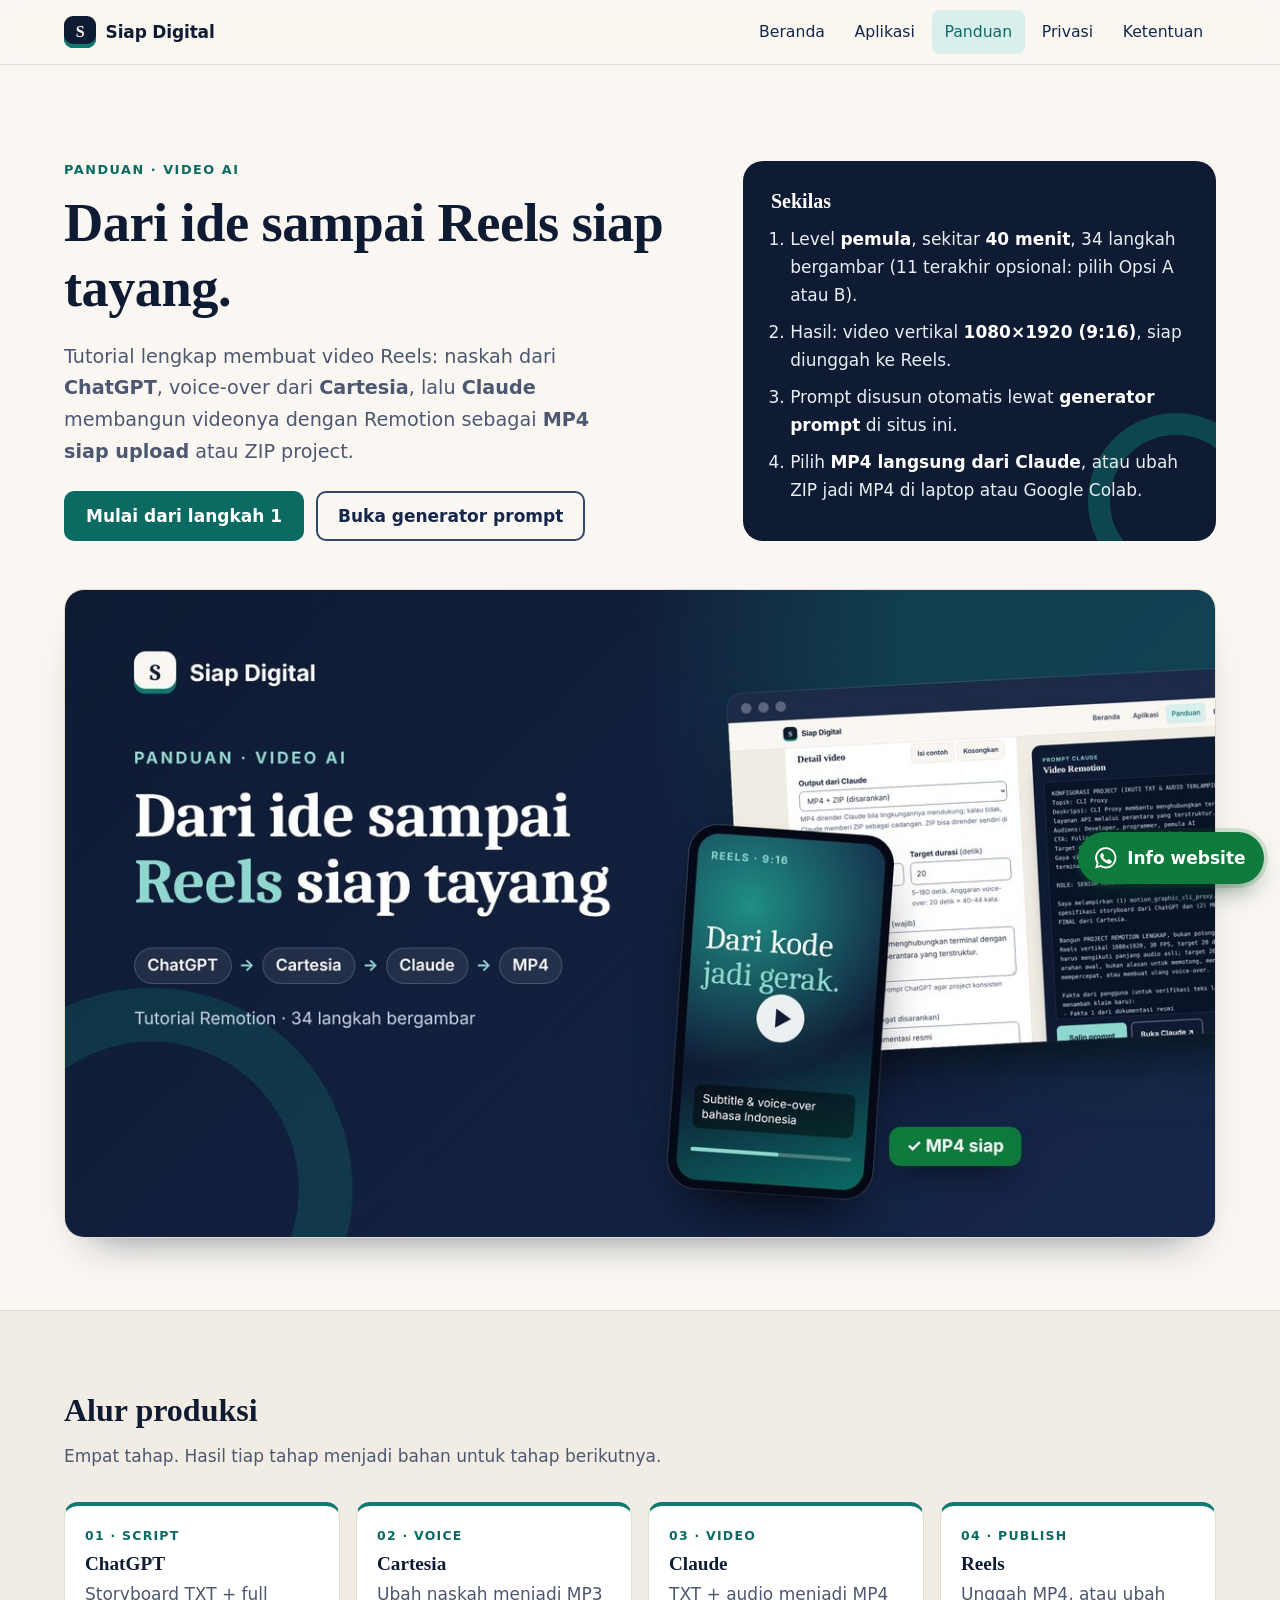
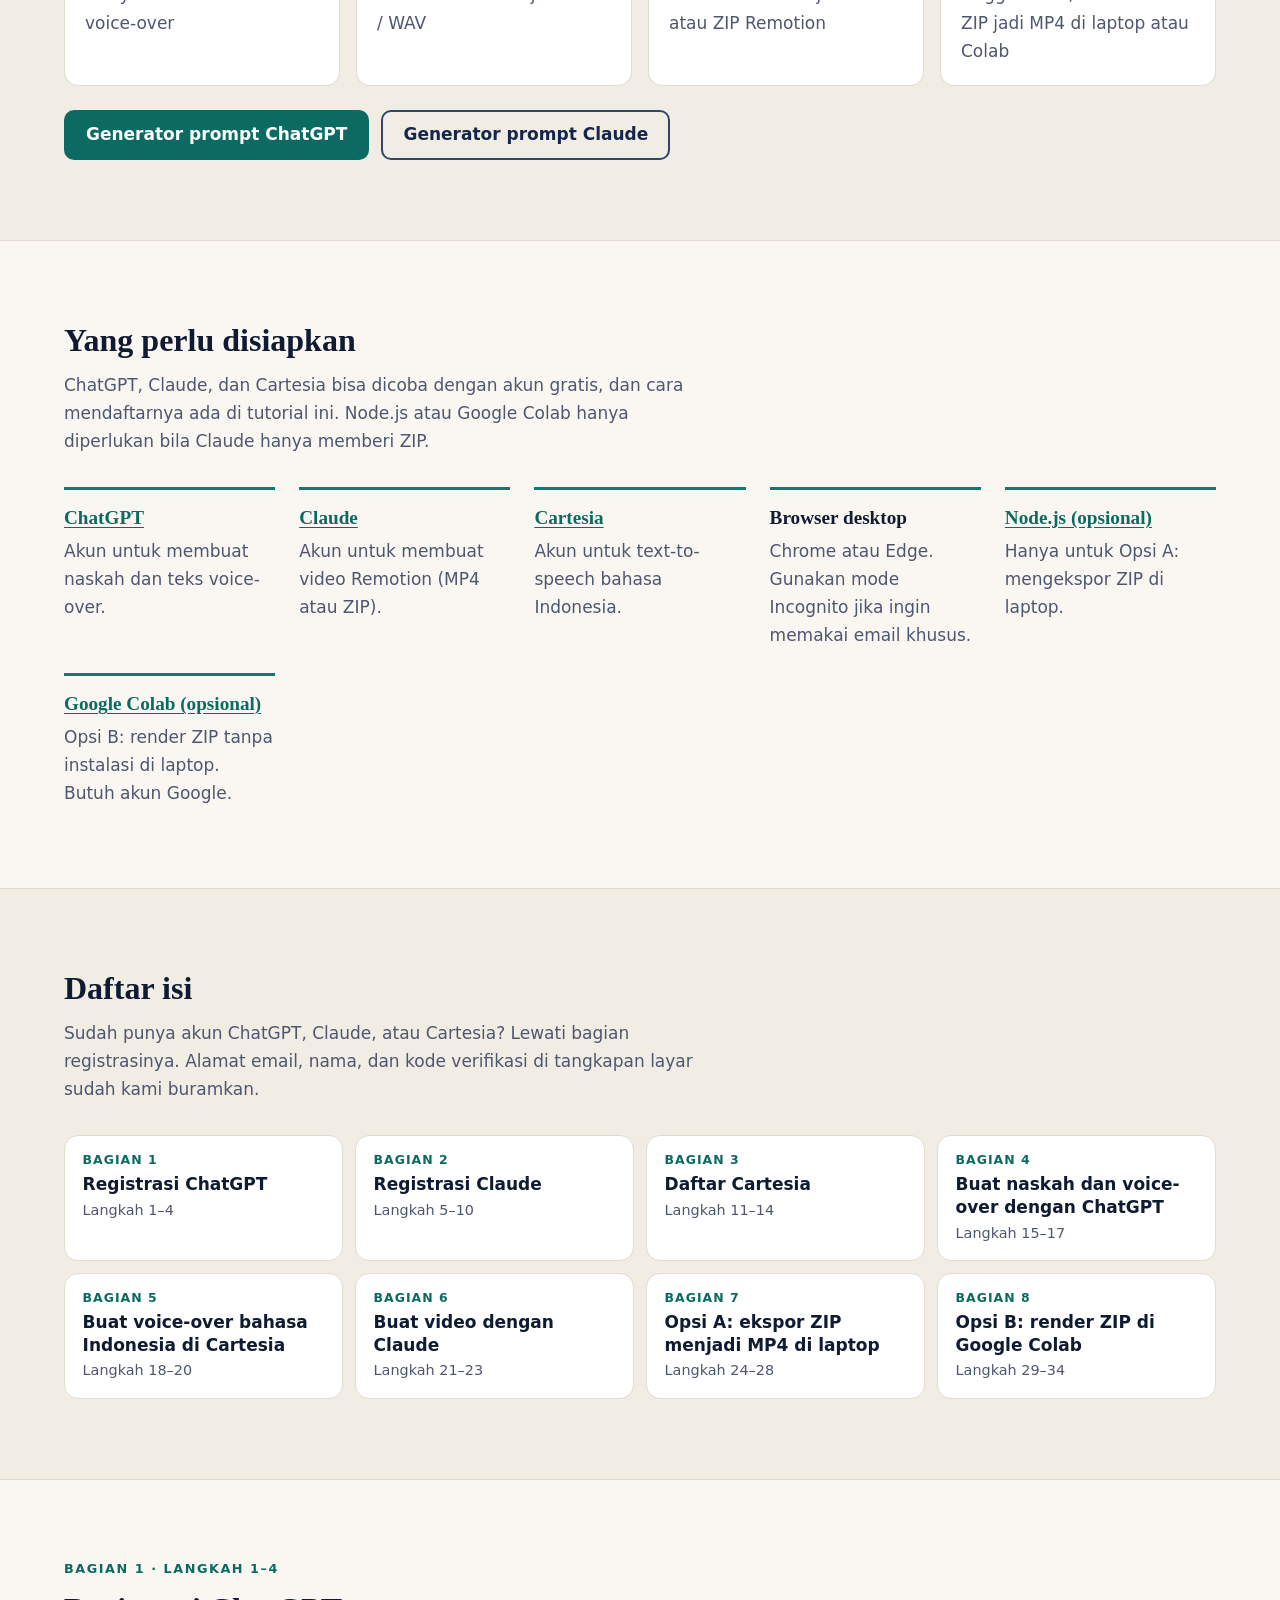
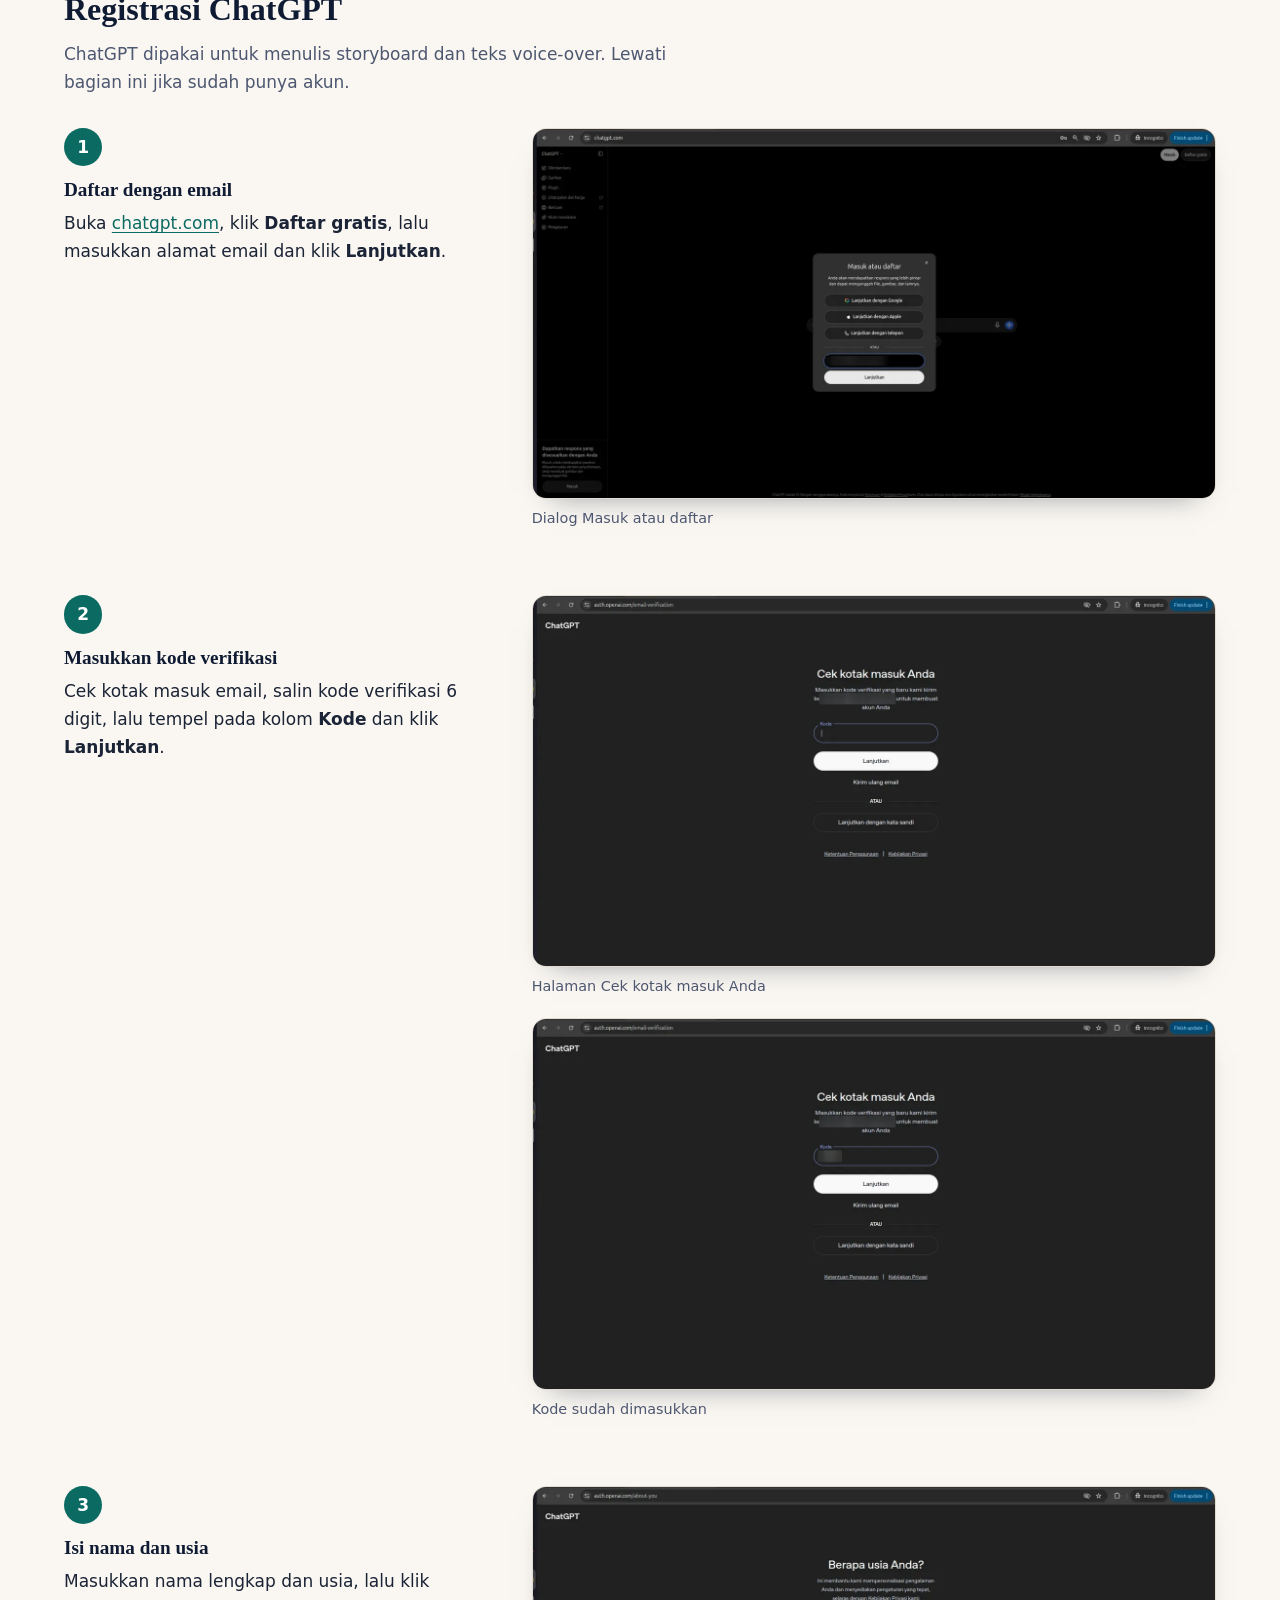
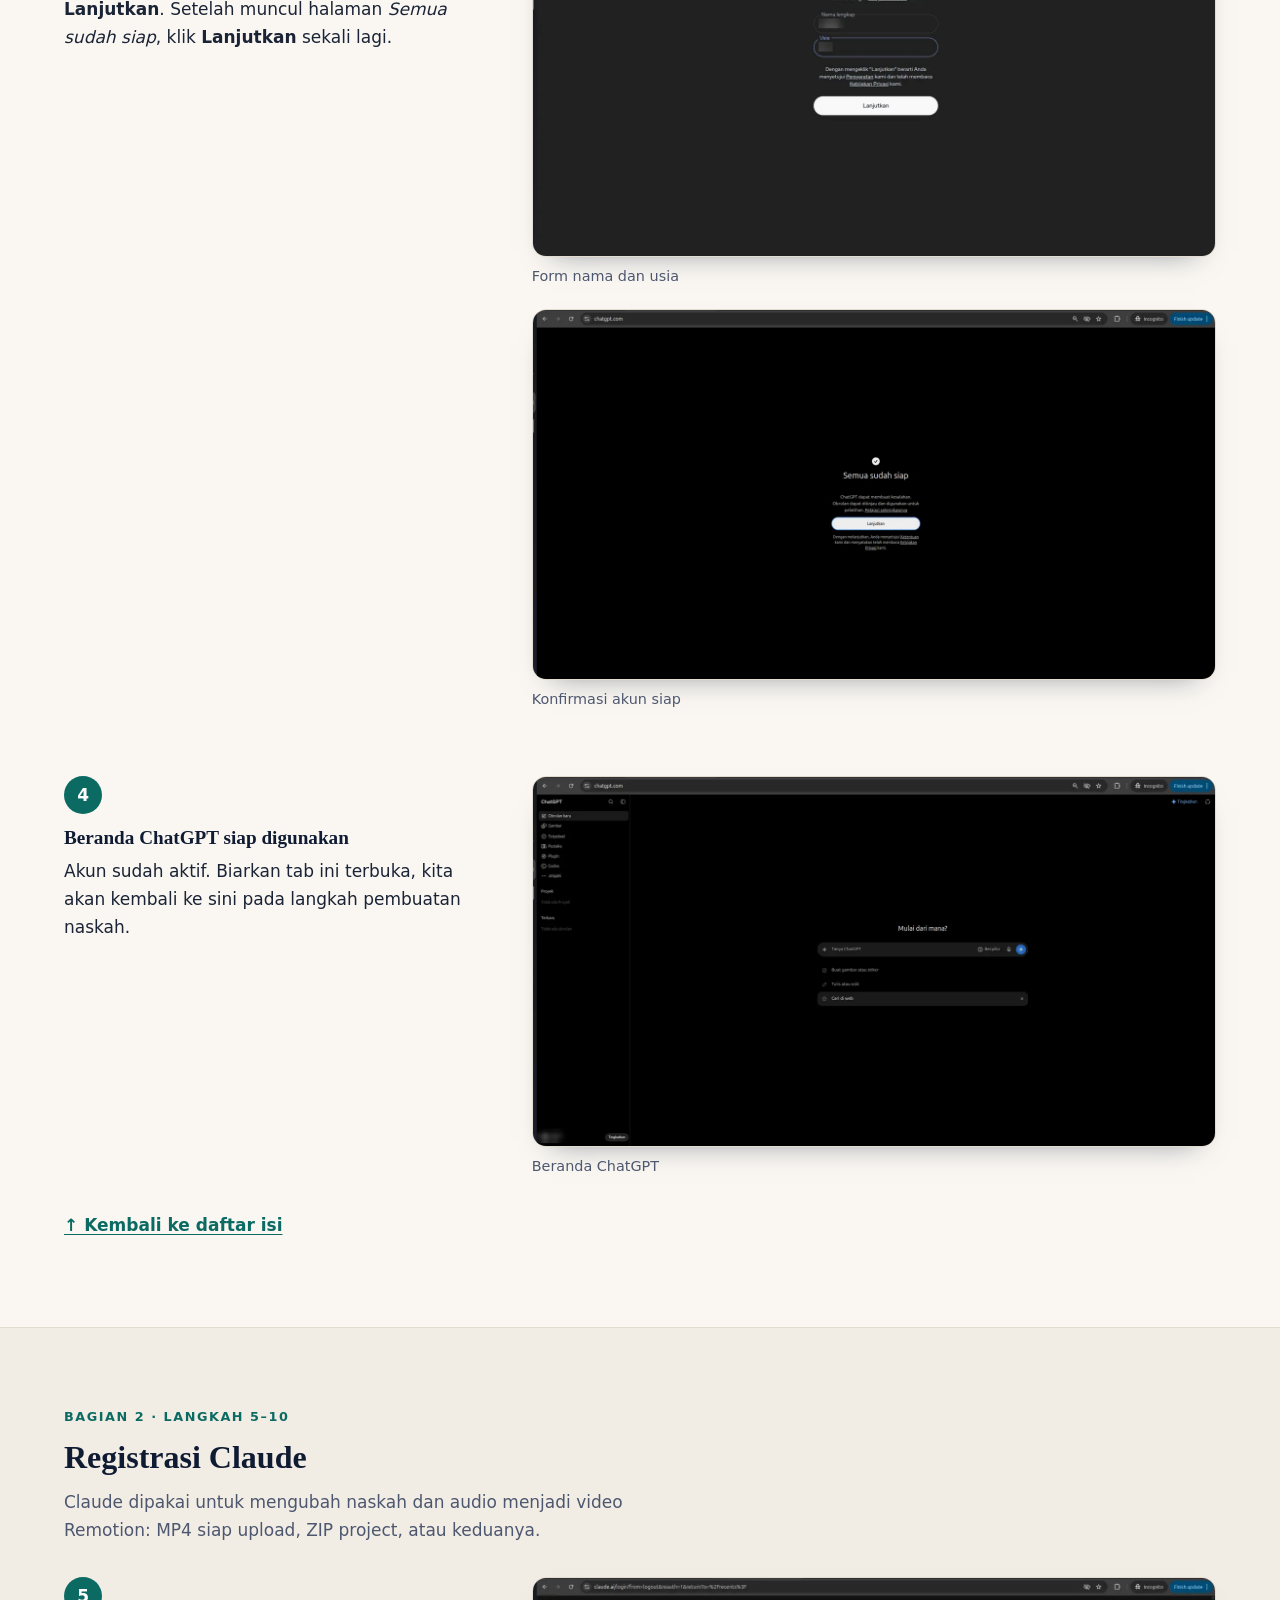
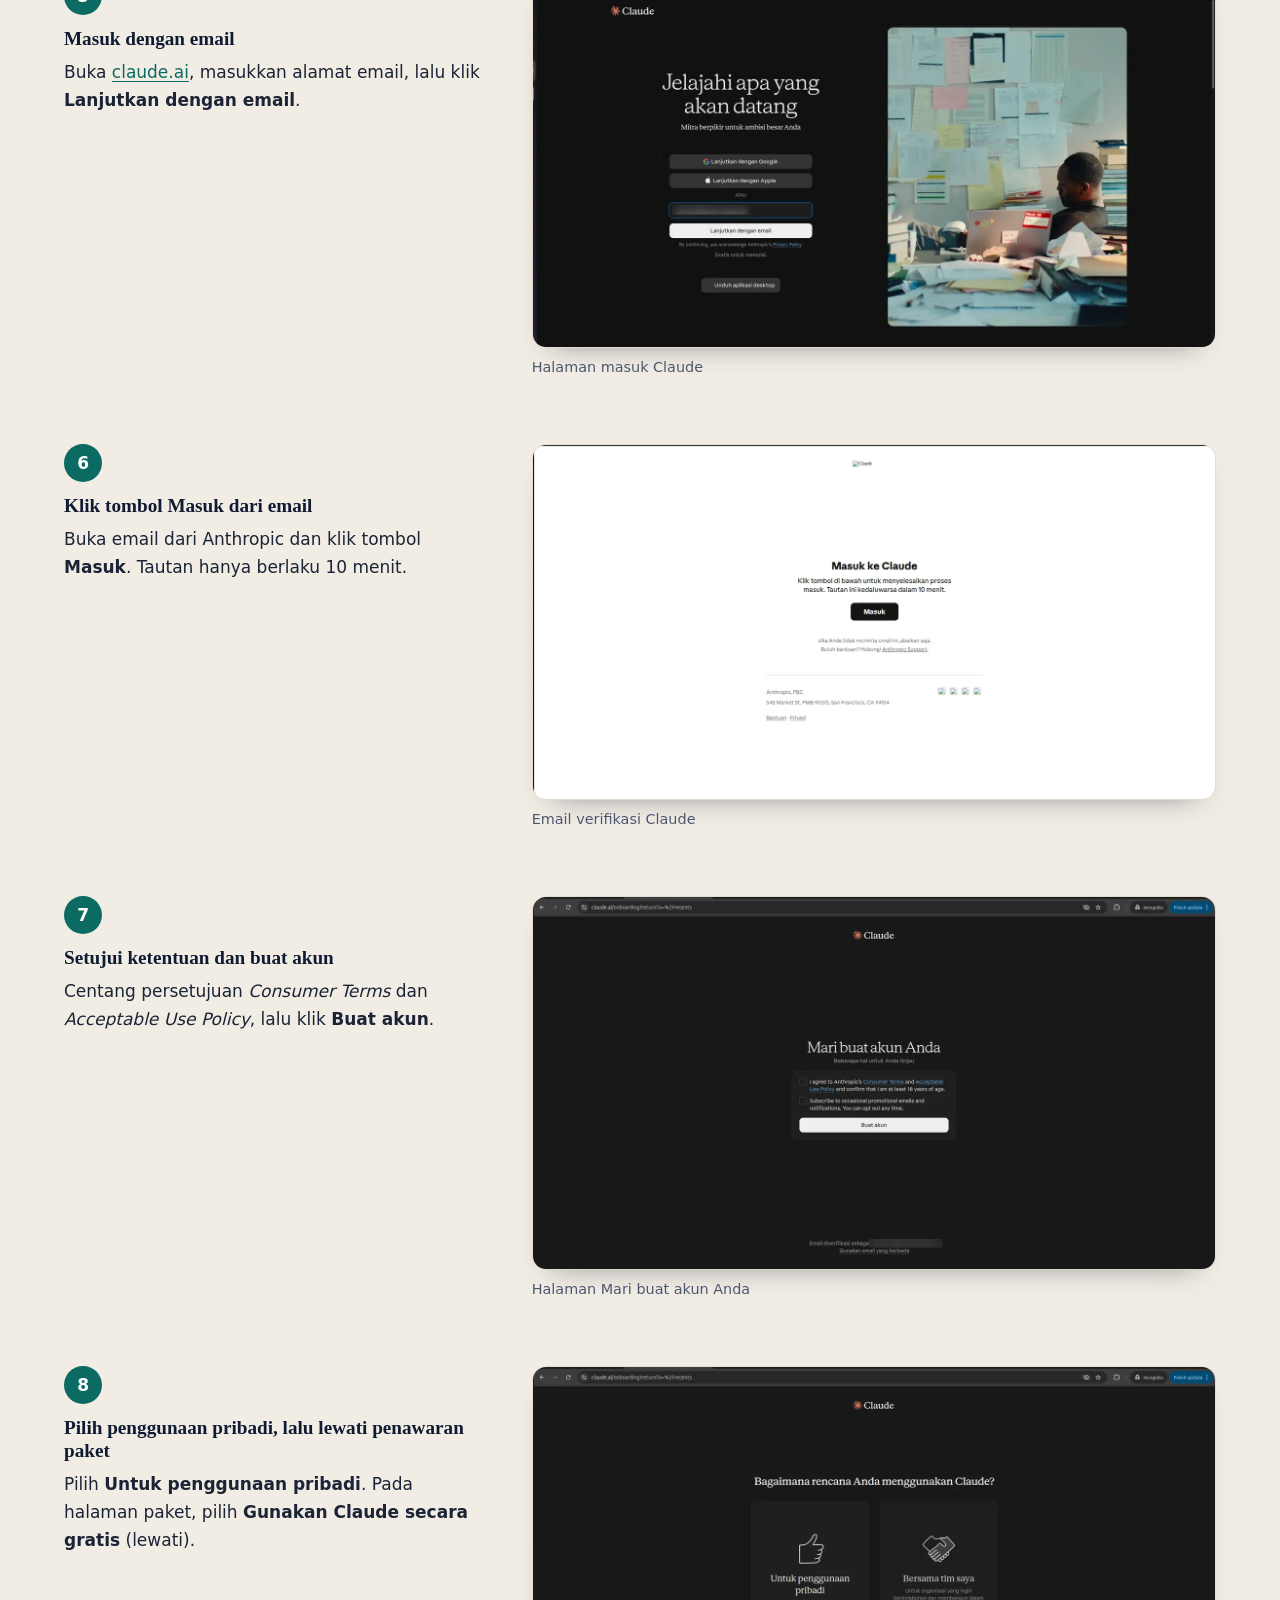
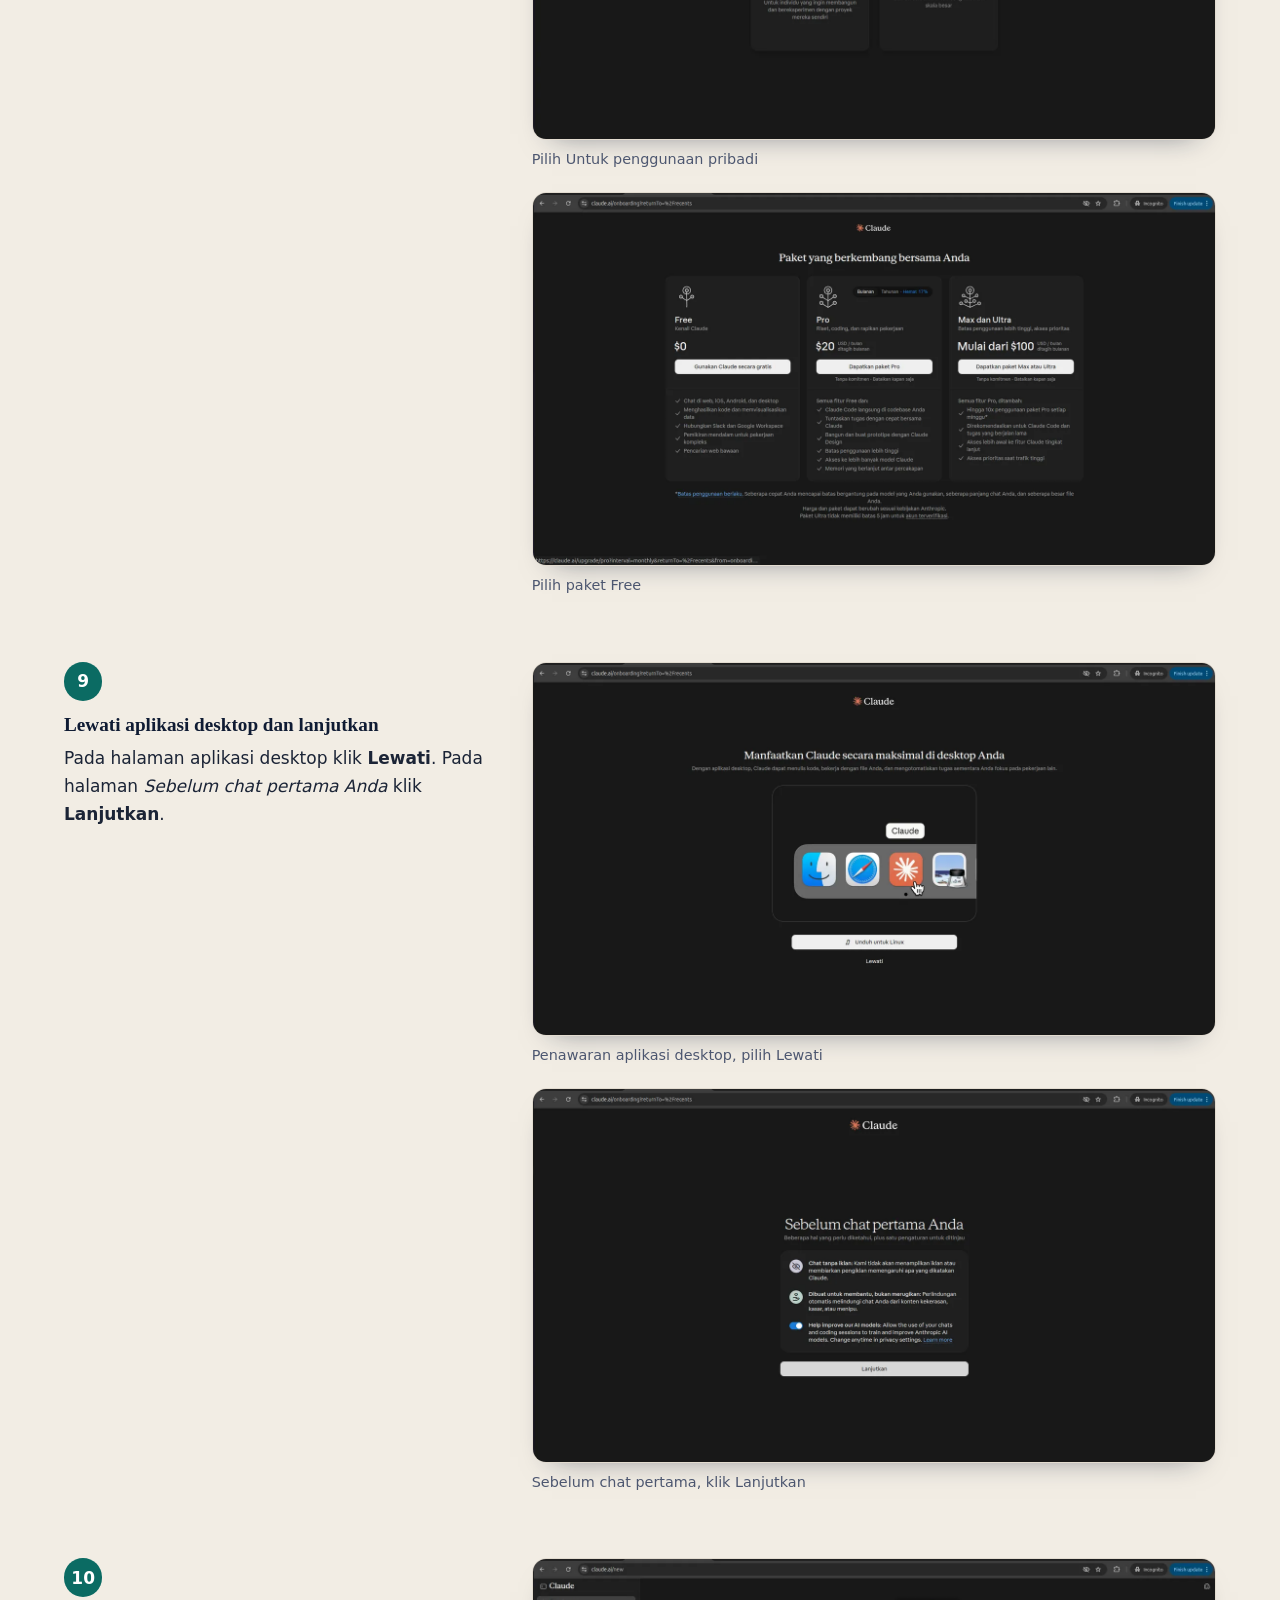
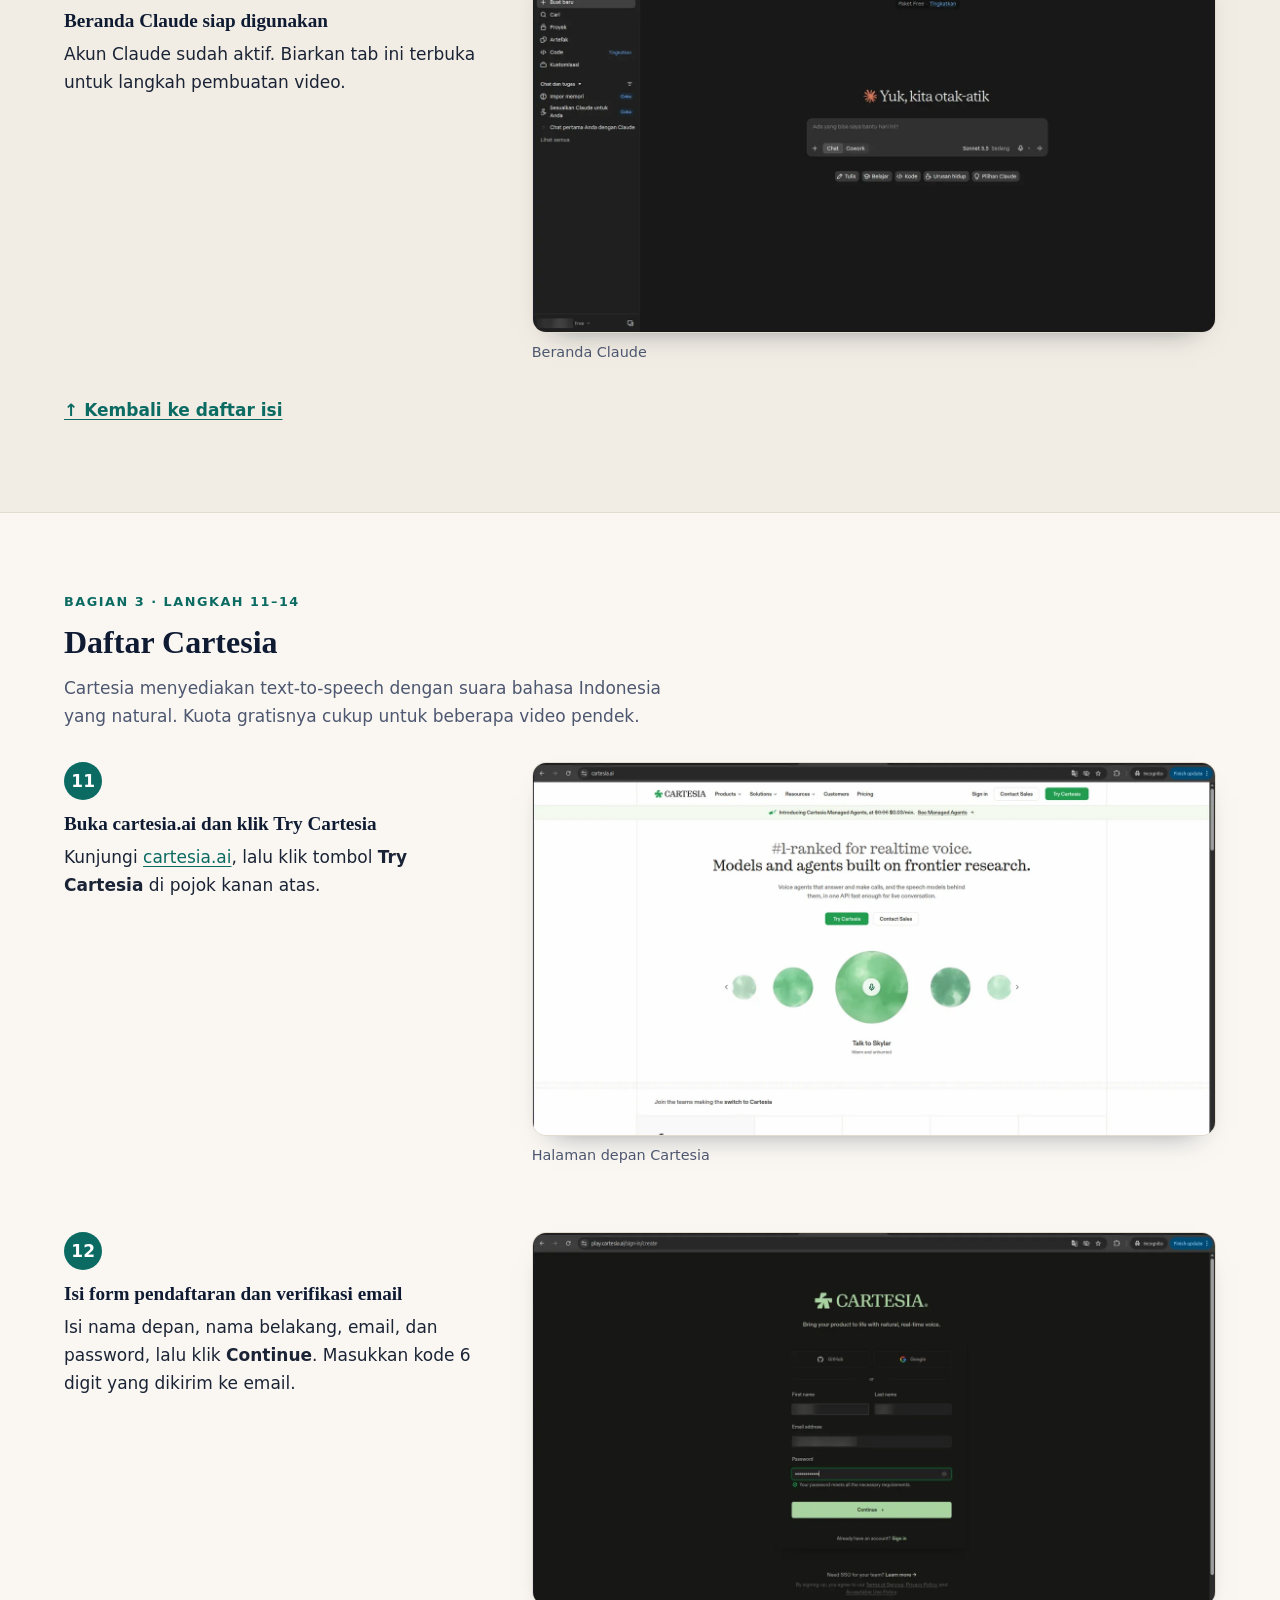
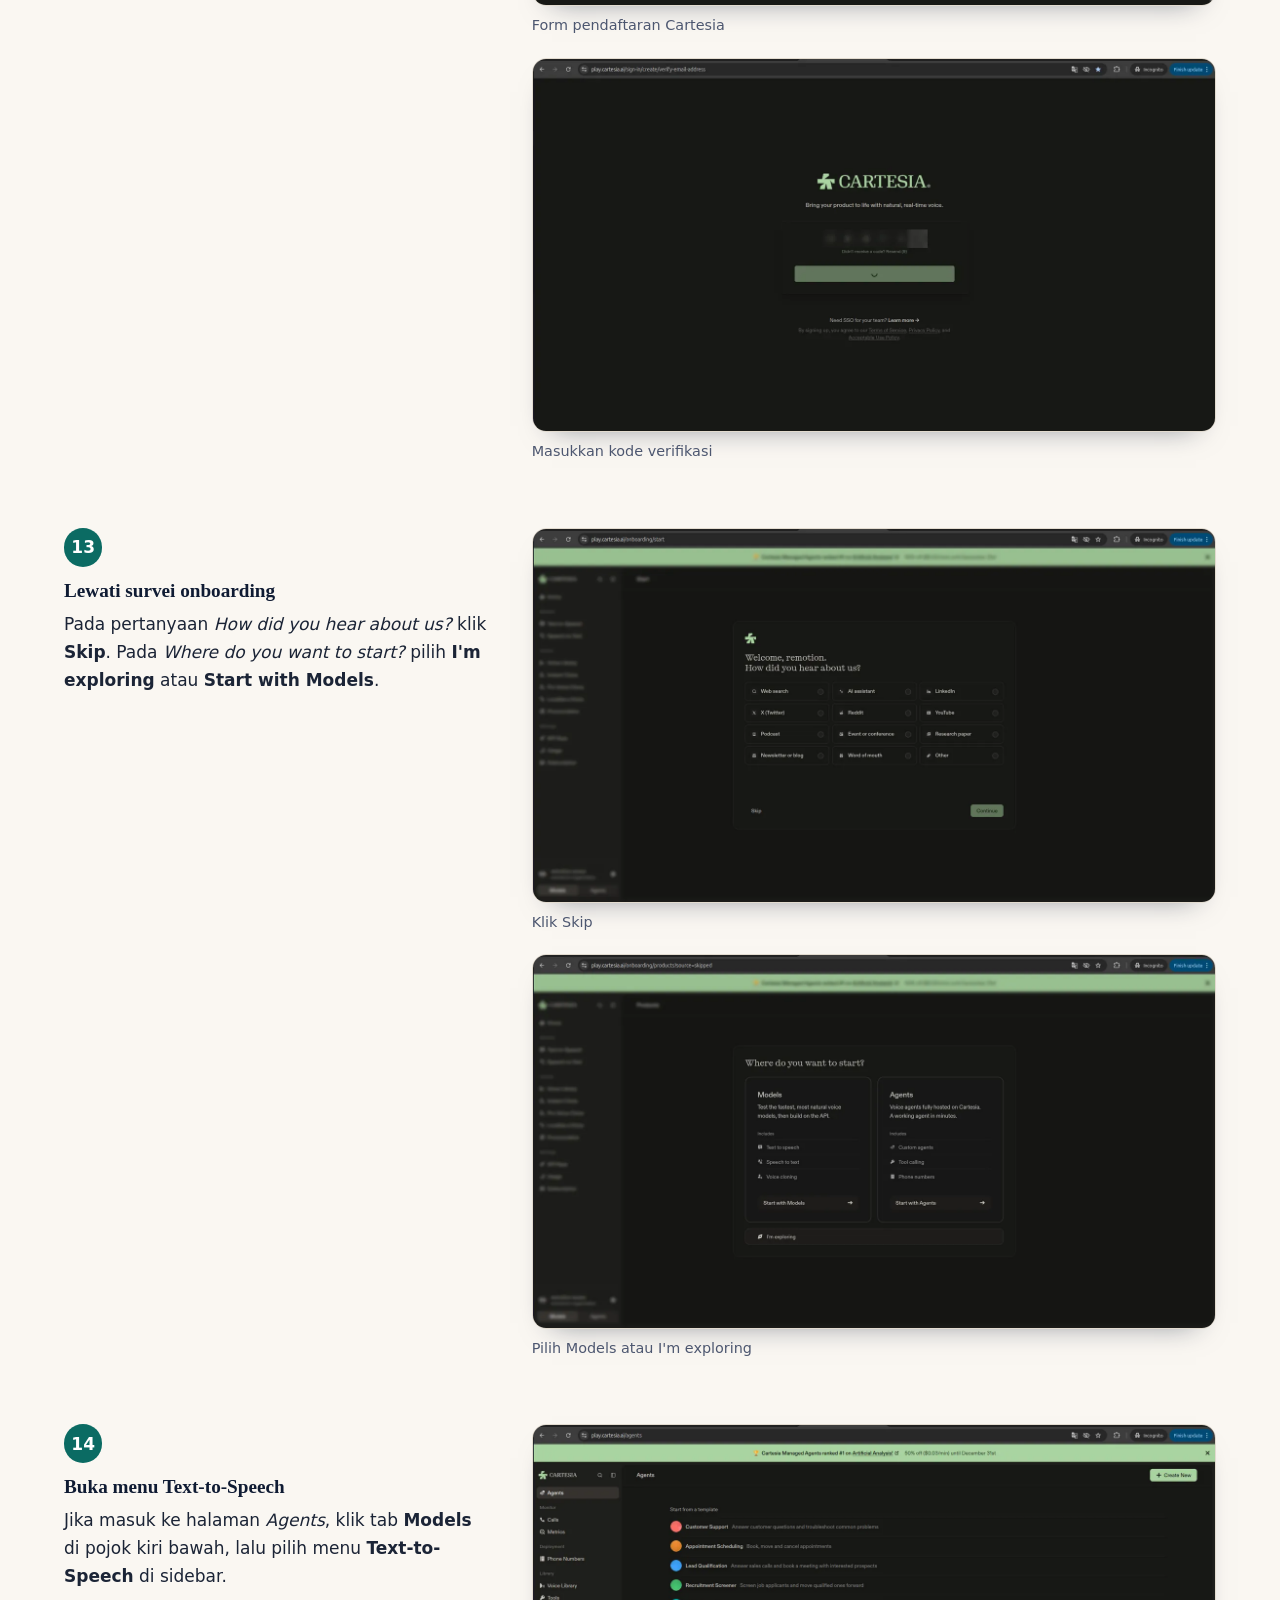
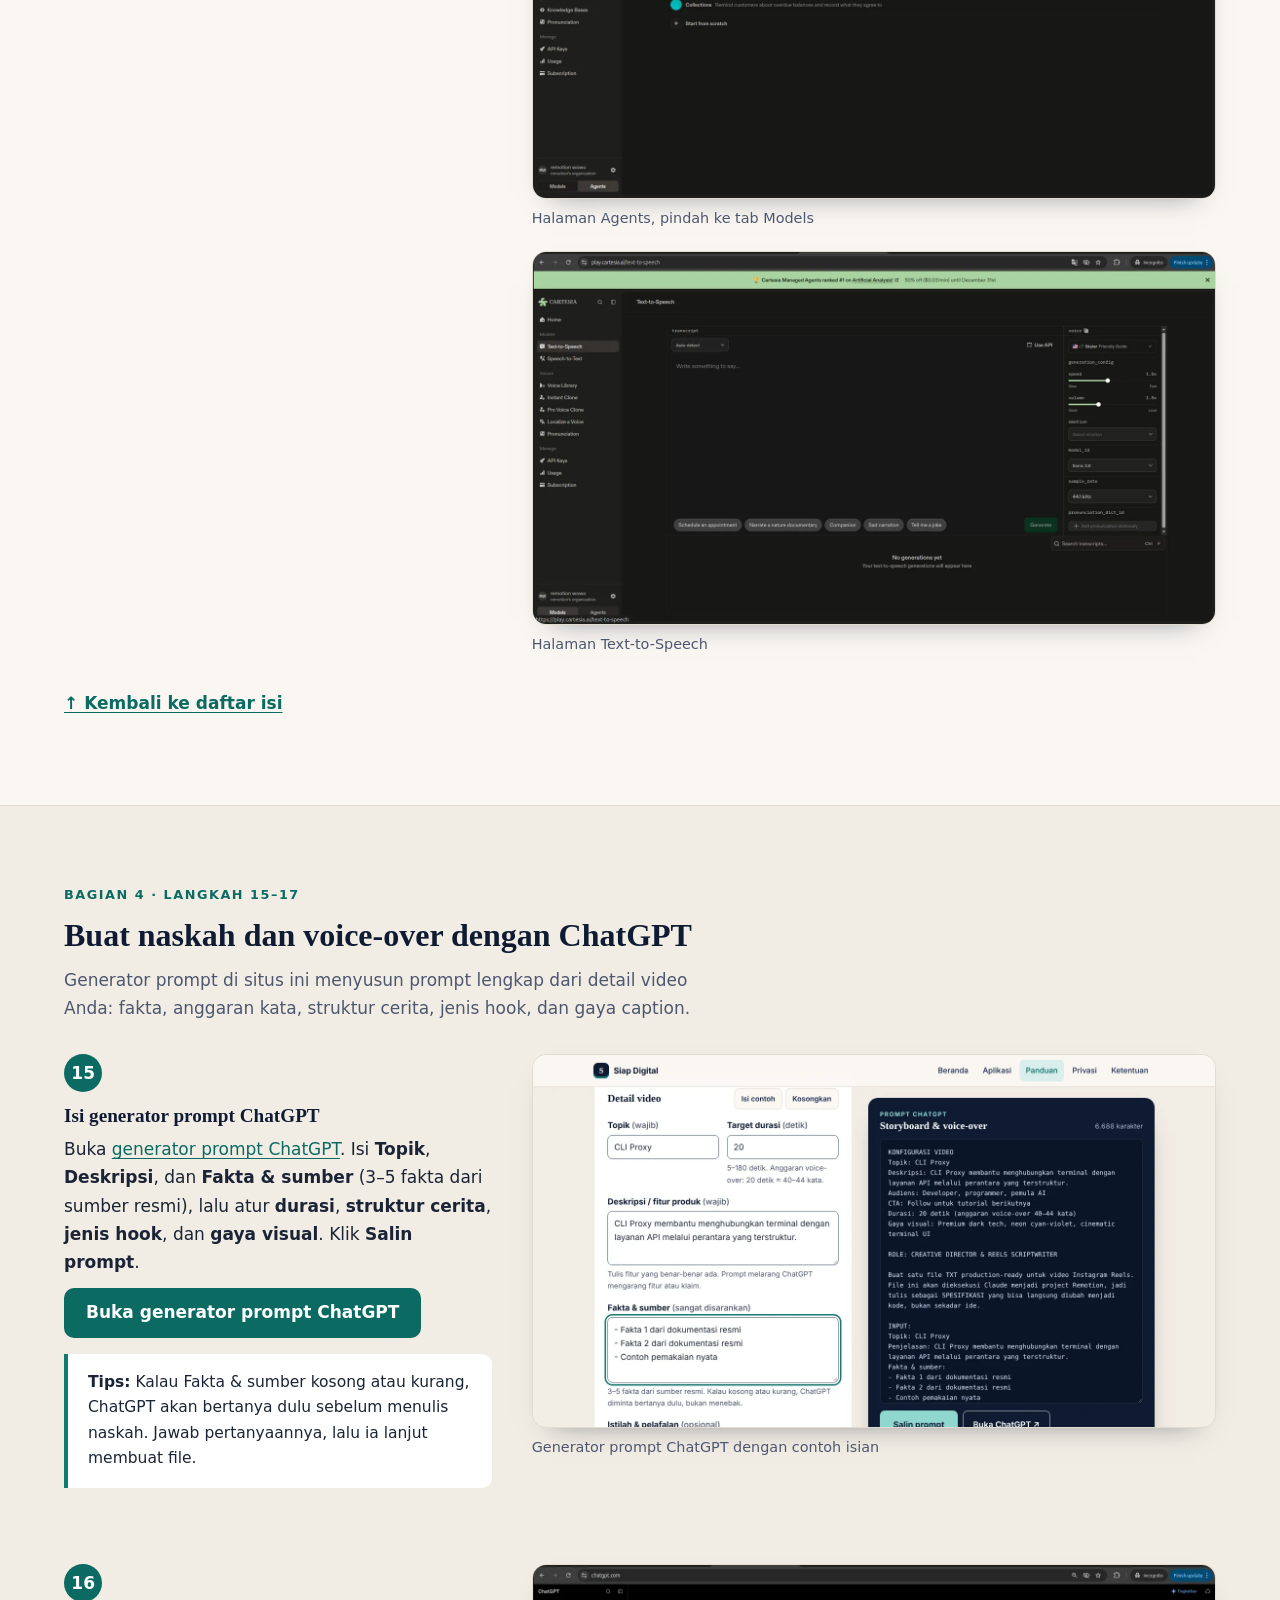
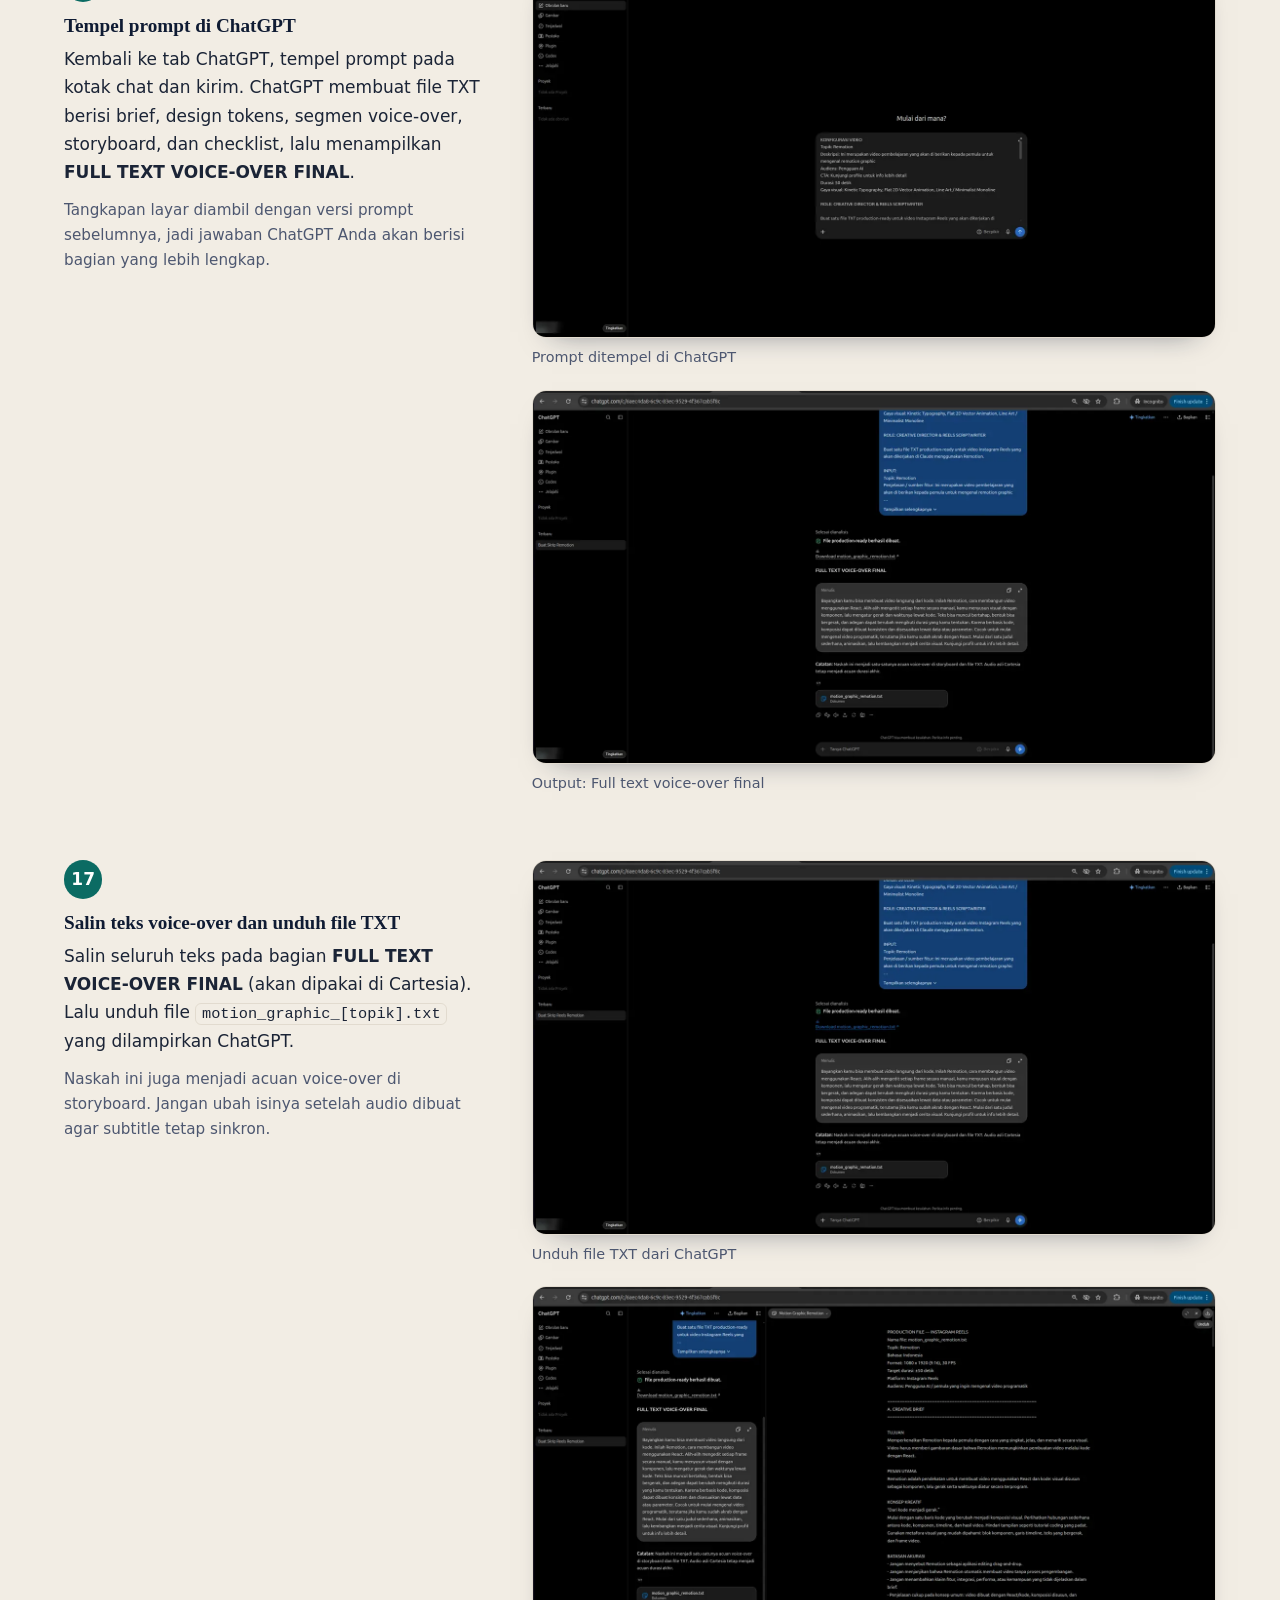
<file: panduan/remotion-reelforge/index.html>
<!doctype html>
<html lang="id">
<head>
  <meta charset="utf-8">
  <meta name="viewport" content="width=device-width, initial-scale=1">
  <title>Tutorial Remotion: Dari Ide sampai Reels Siap Tayang — Siap Digital</title>
  <meta name="description" content="Tutorial bergambar membuat video Reels dengan Remotion dan AI: naskah dari ChatGPT, voice-over bahasa Indonesia dari Cartesia, lalu Claude membuat videonya sebagai MP4 siap upload atau ZIP project.">
  <meta name="theme-color" content="#0f1b33">
  <meta property="og:type" content="article">
  <meta property="og:site_name" content="Siap Digital">
  <meta property="og:locale" content="id_ID">
  <meta property="og:title" content="Tutorial Remotion: Dari Ide sampai Reels Siap Tayang">
  <meta property="og:description" content="34 langkah bergambar membuat video Reels dengan ChatGPT, Cartesia, Claude, dan Remotion. Hasilnya MP4 siap upload atau ZIP project.">
  <meta property="og:url" content="https://siapdigital.id/panduan/remotion-reelforge/">
  <meta property="og:image" content="https://siapdigital.id/assets/img/panduan/remotion-reelforge/sampul-remotion-reelforge.jpg">
  <meta property="og:image:type" content="image/jpeg">
  <meta property="og:image:width" content="1200">
  <meta property="og:image:height" content="675">
  <meta property="og:image:alt" content="Sampul tutorial: alur ChatGPT, Cartesia, dan Claude menjadi video Reels MP4">
  <meta name="twitter:card" content="summary_large_image">
  <meta name="twitter:title" content="Tutorial Remotion: Dari Ide sampai Reels Siap Tayang">
  <meta name="twitter:description" content="Buat video Reels dengan ChatGPT, Cartesia, Claude, dan Remotion. Hasilnya MP4 siap upload atau ZIP project.">
  <meta name="twitter:image" content="https://siapdigital.id/assets/img/panduan/remotion-reelforge/sampul-remotion-reelforge.jpg">
  <link rel="icon" href="../../assets/img/favicon.svg" type="image/svg+xml">
  <link rel="stylesheet" href="../../assets/css/style.css">
  <script src="../../assets/js/main.js" defer></script>
  <script src="../../assets/js/lightbox.js" defer></script>
</head>
<body>
  <a class="skip-link" href="#konten">Lewati ke konten</a>

  <header class="site-header">
    <nav class="container nav" aria-label="Navigasi utama">
      <a class="brand" href="../../"><span class="brand-mark" aria-hidden="true">S</span>Siap Digital</a>
      <button class="nav-toggle" type="button" aria-expanded="false" aria-controls="nav-links">Menu</button>
      <ul class="nav-links" id="nav-links">
        <li><a href="../../">Beranda</a></li>
        <li><a href="../../apps/">Aplikasi</a></li>
        <li><a href="../" aria-current="page">Panduan</a></li>
        <li><a href="../../privacy/">Privasi</a></li>
        <li><a href="../../terms/">Ketentuan</a></li>
      </ul>
    </nav>
  </header>

  <main id="konten">
    <section class="hero">
      <div class="container hero-grid">
        <div>
          <span class="eyebrow">Panduan · Video AI</span>
          <h1>Dari ide sampai Reels siap tayang.</h1>
          <p class="lead">Tutorial lengkap membuat video Reels: naskah dari <strong>ChatGPT</strong>, voice-over dari <strong>Cartesia</strong>, lalu <strong>Claude</strong> membangun videonya dengan Remotion sebagai <strong>MP4 siap upload</strong> atau ZIP project.</p>
          <div class="btn-row">
            <a class="btn btn-primary" href="#langkah-1">Mulai dari langkah 1</a>
            <a class="btn btn-secondary" href="prompt-chatgpt/">Buka generator prompt</a>
          </div>
        </div>
        <aside class="hero-panel" aria-labelledby="ringkas-heading">
          <h2 id="ringkas-heading">Sekilas</h2>
          <ol>
            <li>Level <strong>pemula</strong>, sekitar <strong>40 menit</strong>, 34 langkah bergambar (11 terakhir opsional: pilih Opsi A atau B).</li>
            <li>Hasil: video vertikal <strong>1080×1920 (9:16)</strong>, siap diunggah ke Reels.</li>
            <li>Prompt disusun otomatis lewat <strong>generator prompt</strong> di situs ini.</li>
            <li>Pilih <strong>MP4 langsung dari Claude</strong>, atau ubah ZIP jadi MP4 di laptop atau Google Colab.</li>
          </ol>
        </aside>
      </div>
      <figure class="container guide-cover">
        <img src="../../assets/img/panduan/remotion-reelforge/sampul-remotion-reelforge.jpg" width="1200" height="675" alt="Sampul tutorial: naskah ChatGPT, suara Cartesia, dan Claude menghasilkan video Reels vertikal MP4" fetchpriority="high" decoding="async">
      </figure>
    </section>

    <section class="section section-alt" id="alur" aria-labelledby="alur-heading">
      <div class="container">
        <div class="section-head">
          <h2 id="alur-heading">Alur produksi</h2>
          <p>Empat tahap. Hasil tiap tahap menjadi bahan untuk tahap berikutnya.</p>
        </div>
        <ol class="flow">
          <li>
            <span class="flow-label">01 · Script</span>
            <h3>ChatGPT</h3>
            <p>Storyboard TXT + full voice-over</p>
          </li>
          <li>
            <span class="flow-label">02 · Voice</span>
            <h3>Cartesia</h3>
            <p>Ubah naskah menjadi MP3 / WAV</p>
          </li>
          <li>
            <span class="flow-label">03 · Video</span>
            <h3>Claude</h3>
            <p>TXT + audio menjadi MP4 atau ZIP Remotion</p>
          </li>
          <li>
            <span class="flow-label">04 · Publish</span>
            <h3>Reels</h3>
            <p>Unggah MP4, atau ubah ZIP jadi MP4 di laptop atau Colab</p>
          </li>
        </ol>
        <div class="btn-row">
          <a class="btn btn-primary" href="prompt-chatgpt/">Generator prompt ChatGPT</a>
          <a class="btn btn-secondary" href="prompt-claude/">Generator prompt Claude</a>
        </div>
      </div>
    </section>

    <section class="section" id="persiapan" aria-labelledby="persiapan-heading">
      <div class="container">
        <div class="section-head">
          <h2 id="persiapan-heading">Yang perlu disiapkan</h2>
          <p>ChatGPT, Claude, dan Cartesia bisa dicoba dengan akun gratis, dan cara mendaftarnya ada di tutorial ini. Node.js atau Google Colab hanya diperlukan bila Claude hanya memberi ZIP.</p>
        </div>
        <ul class="principles requirements">
          <li>
            <h3><a href="https://chatgpt.com/" target="_blank" rel="noopener">ChatGPT</a></h3>
            <p>Akun untuk membuat naskah dan teks voice-over.</p>
          </li>
          <li>
            <h3><a href="https://claude.ai/" target="_blank" rel="noopener">Claude</a></h3>
            <p>Akun untuk membuat video Remotion (MP4 atau ZIP).</p>
          </li>
          <li>
            <h3><a href="https://www.cartesia.ai/" target="_blank" rel="noopener">Cartesia</a></h3>
            <p>Akun untuk text-to-speech bahasa Indonesia.</p>
          </li>
          <li>
            <h3>Browser desktop</h3>
            <p>Chrome atau Edge. Gunakan mode Incognito jika ingin memakai email khusus.</p>
          </li>
          <li>
            <h3><a href="https://nodejs.org/" target="_blank" rel="noopener">Node.js (opsional)</a></h3>
            <p>Hanya untuk Opsi A: mengekspor ZIP di laptop.</p>
          </li>
          <li>
            <h3><a href="https://colab.research.google.com/drive/1jjNd_7Rx0eOxNXgsuxftZmg6bxrzBcDN?usp=sharing" target="_blank" rel="noopener">Google Colab (opsional)</a></h3>
            <p>Opsi B: render ZIP tanpa instalasi di laptop. Butuh akun Google.</p>
          </li>
        </ul>
      </div>
    </section>

    <section class="section section-alt" id="daftar-isi" aria-labelledby="daftar-isi-heading">
      <div class="container">
        <div class="section-head">
          <h2 id="daftar-isi-heading">Daftar isi</h2>
          <p>Sudah punya akun ChatGPT, Claude, atau Cartesia? Lewati bagian registrasinya. Alamat email, nama, dan kode verifikasi di tangkapan layar sudah kami buramkan.</p>
        </div>
        <ol class="guide-toc">
          <li><a href="#chatgpt"><span class="toc-part">Bagian 1</span><span class="toc-title">Registrasi ChatGPT</span><span class="toc-steps">Langkah 1–4</span></a></li>
          <li><a href="#claude"><span class="toc-part">Bagian 2</span><span class="toc-title">Registrasi Claude</span><span class="toc-steps">Langkah 5–10</span></a></li>
          <li><a href="#cartesia"><span class="toc-part">Bagian 3</span><span class="toc-title">Daftar Cartesia</span><span class="toc-steps">Langkah 11–14</span></a></li>
          <li><a href="#naskah"><span class="toc-part">Bagian 4</span><span class="toc-title">Buat naskah dan voice-over dengan ChatGPT</span><span class="toc-steps">Langkah 15–17</span></a></li>
          <li><a href="#voice"><span class="toc-part">Bagian 5</span><span class="toc-title">Buat voice-over bahasa Indonesia di Cartesia</span><span class="toc-steps">Langkah 18–20</span></a></li>
          <li><a href="#video"><span class="toc-part">Bagian 6</span><span class="toc-title">Buat video dengan Claude</span><span class="toc-steps">Langkah 21–23</span></a></li>
          <li><a href="#render-lokal"><span class="toc-part">Bagian 7</span><span class="toc-title">Opsi A: ekspor ZIP menjadi MP4 di laptop</span><span class="toc-steps">Langkah 24–28</span></a></li>
          <li><a href="#render-colab"><span class="toc-part">Bagian 8</span><span class="toc-title">Opsi B: render ZIP di Google Colab</span><span class="toc-steps">Langkah 29–34</span></a></li>
        </ol>
      </div>
    </section>

    <section class="section" id="chatgpt" aria-labelledby="chatgpt-heading">
      <div class="container">
        <div class="section-head">
          <span class="eyebrow">Bagian 1 · Langkah 1–4</span>
          <h2 id="chatgpt-heading">Registrasi ChatGPT</h2>
          <p>ChatGPT dipakai untuk menulis storyboard dan teks voice-over. Lewati bagian ini jika sudah punya akun.</p>
        </div>

        <ol class="guide-steps" start="1">
          <li class="guide-step" id="langkah-1">
            <div class="guide-text">
              <span class="step-no" aria-hidden="true">1</span>
              <h3>Daftar dengan email</h3>
              <p>Buka <a href="https://chatgpt.com/" target="_blank" rel="noopener">chatgpt.com</a>, klik <strong>Daftar gratis</strong>, lalu masukkan alamat email dan klik <strong>Lanjutkan</strong>.</p>
            </div>
            <figure class="guide-shot">
              <a href="../../assets/img/panduan/remotion-reelforge/06-chatgpt-daftar.webp"><img src="../../assets/img/panduan/remotion-reelforge/06-chatgpt-daftar.webp" width="1400" height="758" alt="ChatGPT: Dialog Masuk atau daftar" loading="lazy" decoding="async"></a>
              <figcaption>Dialog Masuk atau daftar</figcaption>
            </figure>
          </li>
          <li class="guide-step" id="langkah-2">
            <div class="guide-text">
              <span class="step-no" aria-hidden="true">2</span>
              <h3>Masukkan kode verifikasi</h3>
              <p>Cek kotak masuk email, salin kode verifikasi 6 digit, lalu tempel pada kolom <strong>Kode</strong> dan klik <strong>Lanjutkan</strong>.</p>
            </div>
            <div class="guide-media">
              <figure class="guide-shot">
                <a href="../../assets/img/panduan/remotion-reelforge/07-chatgpt-cek-email.webp"><img src="../../assets/img/panduan/remotion-reelforge/07-chatgpt-cek-email.webp" width="1400" height="758" alt="ChatGPT: Halaman Cek kotak masuk Anda" loading="lazy" decoding="async"></a>
                <figcaption>Halaman Cek kotak masuk Anda</figcaption>
              </figure>
              <figure class="guide-shot">
                <a href="../../assets/img/panduan/remotion-reelforge/08-chatgpt-kode-verifikasi.webp"><img src="../../assets/img/panduan/remotion-reelforge/08-chatgpt-kode-verifikasi.webp" width="1400" height="758" alt="ChatGPT: Kode sudah dimasukkan" loading="lazy" decoding="async"></a>
                <figcaption>Kode sudah dimasukkan</figcaption>
              </figure>
            </div>
          </li>
          <li class="guide-step" id="langkah-3">
            <div class="guide-text">
              <span class="step-no" aria-hidden="true">3</span>
              <h3>Isi nama dan usia</h3>
              <p>Masukkan nama lengkap dan usia, lalu klik <strong>Lanjutkan</strong>. Setelah muncul halaman <em>Semua sudah siap</em>, klik <strong>Lanjutkan</strong> sekali lagi.</p>
            </div>
            <div class="guide-media">
              <figure class="guide-shot">
                <a href="../../assets/img/panduan/remotion-reelforge/09-chatgpt-nama-usia.webp"><img src="../../assets/img/panduan/remotion-reelforge/09-chatgpt-nama-usia.webp" width="1400" height="758" alt="ChatGPT: Form nama dan usia" loading="lazy" decoding="async"></a>
                <figcaption>Form nama dan usia</figcaption>
              </figure>
              <figure class="guide-shot">
                <a href="../../assets/img/panduan/remotion-reelforge/10-chatgpt-semua-siap.webp"><img src="../../assets/img/panduan/remotion-reelforge/10-chatgpt-semua-siap.webp" width="1400" height="758" alt="ChatGPT: Konfirmasi akun siap" loading="lazy" decoding="async"></a>
                <figcaption>Konfirmasi akun siap</figcaption>
              </figure>
            </div>
          </li>
          <li class="guide-step" id="langkah-4">
            <div class="guide-text">
              <span class="step-no" aria-hidden="true">4</span>
              <h3>Beranda ChatGPT siap digunakan</h3>
              <p>Akun sudah aktif. Biarkan tab ini terbuka, kita akan kembali ke sini pada langkah pembuatan naskah.</p>
            </div>
            <figure class="guide-shot">
              <a href="../../assets/img/panduan/remotion-reelforge/11-chatgpt-beranda.webp"><img src="../../assets/img/panduan/remotion-reelforge/11-chatgpt-beranda.webp" width="1400" height="758" alt="ChatGPT: Beranda ChatGPT" loading="lazy" decoding="async"></a>
              <figcaption>Beranda ChatGPT</figcaption>
            </figure>
          </li>
        </ol>
        <a class="back-link" href="#daftar-isi">↑ Kembali ke daftar isi</a>
      </div>
    </section>
    <section class="section section-alt" id="claude" aria-labelledby="claude-heading">
      <div class="container">
        <div class="section-head">
          <span class="eyebrow">Bagian 2 · Langkah 5–10</span>
          <h2 id="claude-heading">Registrasi Claude</h2>
          <p>Claude dipakai untuk mengubah naskah dan audio menjadi video Remotion: MP4 siap upload, ZIP project, atau keduanya.</p>
        </div>

        <ol class="guide-steps" start="5">
          <li class="guide-step" id="langkah-5">
            <div class="guide-text">
              <span class="step-no" aria-hidden="true">5</span>
              <h3>Masuk dengan email</h3>
              <p>Buka <a href="https://claude.ai/" target="_blank" rel="noopener">claude.ai</a>, masukkan alamat email, lalu klik <strong>Lanjutkan dengan email</strong>.</p>
            </div>
            <figure class="guide-shot">
              <a href="../../assets/img/panduan/remotion-reelforge/12-claude-login.webp"><img src="../../assets/img/panduan/remotion-reelforge/12-claude-login.webp" width="1400" height="758" alt="Claude: Halaman masuk Claude" loading="lazy" decoding="async"></a>
              <figcaption>Halaman masuk Claude</figcaption>
            </figure>
          </li>
          <li class="guide-step" id="langkah-6">
            <div class="guide-text">
              <span class="step-no" aria-hidden="true">6</span>
              <h3>Klik tombol Masuk dari email</h3>
              <p>Buka email dari Anthropic dan klik tombol <strong>Masuk</strong>. Tautan hanya berlaku 10 menit.</p>
            </div>
            <figure class="guide-shot">
              <a href="../../assets/img/panduan/remotion-reelforge/13-claude-email-masuk.webp"><img src="../../assets/img/panduan/remotion-reelforge/13-claude-email-masuk.webp" width="1400" height="727" alt="Claude: Email verifikasi Claude" loading="lazy" decoding="async"></a>
              <figcaption>Email verifikasi Claude</figcaption>
            </figure>
          </li>
          <li class="guide-step" id="langkah-7">
            <div class="guide-text">
              <span class="step-no" aria-hidden="true">7</span>
              <h3>Setujui ketentuan dan buat akun</h3>
              <p>Centang persetujuan <em>Consumer Terms</em> dan <em>Acceptable Use Policy</em>, lalu klik <strong>Buat akun</strong>.</p>
            </div>
            <figure class="guide-shot">
              <a href="../../assets/img/panduan/remotion-reelforge/14-claude-buat-akun.webp"><img src="../../assets/img/panduan/remotion-reelforge/14-claude-buat-akun.webp" width="1400" height="764" alt="Claude: Halaman Mari buat akun Anda" loading="lazy" decoding="async"></a>
              <figcaption>Halaman Mari buat akun Anda</figcaption>
            </figure>
          </li>
          <li class="guide-step" id="langkah-8">
            <div class="guide-text">
              <span class="step-no" aria-hidden="true">8</span>
              <h3>Pilih penggunaan pribadi, lalu lewati penawaran paket</h3>
              <p>Pilih <strong>Untuk penggunaan pribadi</strong>. Pada halaman paket, pilih <strong>Gunakan Claude secara gratis</strong> (lewati).</p>
            </div>
            <div class="guide-media">
              <figure class="guide-shot">
                <a href="../../assets/img/panduan/remotion-reelforge/15-claude-rencana-penggunaan.webp"><img src="../../assets/img/panduan/remotion-reelforge/15-claude-rencana-penggunaan.webp" width="1400" height="764" alt="Claude: Pilih Untuk penggunaan pribadi" loading="lazy" decoding="async"></a>
                <figcaption>Pilih Untuk penggunaan pribadi</figcaption>
              </figure>
              <figure class="guide-shot">
                <a href="../../assets/img/panduan/remotion-reelforge/16-claude-paket.webp"><img src="../../assets/img/panduan/remotion-reelforge/16-claude-paket.webp" width="1400" height="764" alt="Claude: Pilih paket Free" loading="lazy" decoding="async"></a>
                <figcaption>Pilih paket Free</figcaption>
              </figure>
            </div>
          </li>
          <li class="guide-step" id="langkah-9">
            <div class="guide-text">
              <span class="step-no" aria-hidden="true">9</span>
              <h3>Lewati aplikasi desktop dan lanjutkan</h3>
              <p>Pada halaman aplikasi desktop klik <strong>Lewati</strong>. Pada halaman <em>Sebelum chat pertama Anda</em> klik <strong>Lanjutkan</strong>.</p>
            </div>
            <div class="guide-media">
              <figure class="guide-shot">
                <a href="../../assets/img/panduan/remotion-reelforge/17-claude-aplikasi-desktop.webp"><img src="../../assets/img/panduan/remotion-reelforge/17-claude-aplikasi-desktop.webp" width="1400" height="764" alt="Claude: Penawaran aplikasi desktop, pilih Lewati" loading="lazy" decoding="async"></a>
                <figcaption>Penawaran aplikasi desktop, pilih Lewati</figcaption>
              </figure>
              <figure class="guide-shot">
                <a href="../../assets/img/panduan/remotion-reelforge/18-claude-sebelum-chat.webp"><img src="../../assets/img/panduan/remotion-reelforge/18-claude-sebelum-chat.webp" width="1400" height="764" alt="Claude: Sebelum chat pertama, klik Lanjutkan" loading="lazy" decoding="async"></a>
                <figcaption>Sebelum chat pertama, klik Lanjutkan</figcaption>
              </figure>
            </div>
          </li>
          <li class="guide-step" id="langkah-10">
            <div class="guide-text">
              <span class="step-no" aria-hidden="true">10</span>
              <h3>Beranda Claude siap digunakan</h3>
              <p>Akun Claude sudah aktif. Biarkan tab ini terbuka untuk langkah pembuatan video.</p>
            </div>
            <figure class="guide-shot">
              <a href="../../assets/img/panduan/remotion-reelforge/19-claude-beranda.webp"><img src="../../assets/img/panduan/remotion-reelforge/19-claude-beranda.webp" width="1400" height="764" alt="Claude: Beranda Claude" loading="lazy" decoding="async"></a>
              <figcaption>Beranda Claude</figcaption>
            </figure>
          </li>
        </ol>
        <a class="back-link" href="#daftar-isi">↑ Kembali ke daftar isi</a>
      </div>
    </section>
    <section class="section" id="cartesia" aria-labelledby="cartesia-heading">
      <div class="container">
        <div class="section-head">
          <span class="eyebrow">Bagian 3 · Langkah 11–14</span>
          <h2 id="cartesia-heading">Daftar Cartesia</h2>
          <p>Cartesia menyediakan text-to-speech dengan suara bahasa Indonesia yang natural. Kuota gratisnya cukup untuk beberapa video pendek.</p>
        </div>

        <ol class="guide-steps" start="11">
          <li class="guide-step" id="langkah-11">
            <div class="guide-text">
              <span class="step-no" aria-hidden="true">11</span>
              <h3>Buka cartesia.ai dan klik Try Cartesia</h3>
              <p>Kunjungi <a href="https://www.cartesia.ai/" target="_blank" rel="noopener">cartesia.ai</a>, lalu klik tombol <strong>Try Cartesia</strong> di pojok kanan atas.</p>
            </div>
            <figure class="guide-shot">
              <a href="../../assets/img/panduan/remotion-reelforge/20-cartesia-landing.webp"><img src="../../assets/img/panduan/remotion-reelforge/20-cartesia-landing.webp" width="1400" height="764" alt="Cartesia: Halaman depan Cartesia" loading="lazy" decoding="async"></a>
              <figcaption>Halaman depan Cartesia</figcaption>
            </figure>
          </li>
          <li class="guide-step" id="langkah-12">
            <div class="guide-text">
              <span class="step-no" aria-hidden="true">12</span>
              <h3>Isi form pendaftaran dan verifikasi email</h3>
              <p>Isi nama depan, nama belakang, email, dan password, lalu klik <strong>Continue</strong>. Masukkan kode 6 digit yang dikirim ke email.</p>
            </div>
            <div class="guide-media">
              <figure class="guide-shot">
                <a href="../../assets/img/panduan/remotion-reelforge/21-cartesia-daftar.webp"><img src="../../assets/img/panduan/remotion-reelforge/21-cartesia-daftar.webp" width="1400" height="764" alt="Cartesia: Form pendaftaran Cartesia" loading="lazy" decoding="async"></a>
                <figcaption>Form pendaftaran Cartesia</figcaption>
              </figure>
              <figure class="guide-shot">
                <a href="../../assets/img/panduan/remotion-reelforge/22-cartesia-kode-verifikasi.webp"><img src="../../assets/img/panduan/remotion-reelforge/22-cartesia-kode-verifikasi.webp" width="1400" height="764" alt="Cartesia: Masukkan kode verifikasi" loading="lazy" decoding="async"></a>
                <figcaption>Masukkan kode verifikasi</figcaption>
              </figure>
            </div>
          </li>
          <li class="guide-step" id="langkah-13">
            <div class="guide-text">
              <span class="step-no" aria-hidden="true">13</span>
              <h3>Lewati survei onboarding</h3>
              <p>Pada pertanyaan <em>How did you hear about us?</em> klik <strong>Skip</strong>. Pada <em>Where do you want to start?</em> pilih <strong>I'm exploring</strong> atau <strong>Start with Models</strong>.</p>
            </div>
            <div class="guide-media">
              <figure class="guide-shot">
                <a href="../../assets/img/panduan/remotion-reelforge/23-cartesia-how-did-you-hear.webp"><img src="../../assets/img/panduan/remotion-reelforge/23-cartesia-how-did-you-hear.webp" width="1400" height="764" alt="Cartesia: Klik Skip" loading="lazy" decoding="async"></a>
                <figcaption>Klik Skip</figcaption>
              </figure>
              <figure class="guide-shot">
                <a href="../../assets/img/panduan/remotion-reelforge/24-cartesia-where-to-start.webp"><img src="../../assets/img/panduan/remotion-reelforge/24-cartesia-where-to-start.webp" width="1400" height="764" alt="Cartesia: Pilih Models atau I&#x27;m exploring" loading="lazy" decoding="async"></a>
                <figcaption>Pilih Models atau I'm exploring</figcaption>
              </figure>
            </div>
          </li>
          <li class="guide-step" id="langkah-14">
            <div class="guide-text">
              <span class="step-no" aria-hidden="true">14</span>
              <h3>Buka menu Text-to-Speech</h3>
              <p>Jika masuk ke halaman <em>Agents</em>, klik tab <strong>Models</strong> di pojok kiri bawah, lalu pilih menu <strong>Text-to-Speech</strong> di sidebar.</p>
            </div>
            <div class="guide-media">
              <figure class="guide-shot">
                <a href="../../assets/img/panduan/remotion-reelforge/25-cartesia-agents.webp"><img src="../../assets/img/panduan/remotion-reelforge/25-cartesia-agents.webp" width="1400" height="764" alt="Cartesia: Halaman Agents, pindah ke tab Models" loading="lazy" decoding="async"></a>
                <figcaption>Halaman Agents, pindah ke tab Models</figcaption>
              </figure>
              <figure class="guide-shot">
                <a href="../../assets/img/panduan/remotion-reelforge/26-cartesia-text-to-speech.webp"><img src="../../assets/img/panduan/remotion-reelforge/26-cartesia-text-to-speech.webp" width="1400" height="764" alt="Cartesia: Halaman Text-to-Speech" loading="lazy" decoding="async"></a>
                <figcaption>Halaman Text-to-Speech</figcaption>
              </figure>
            </div>
          </li>
        </ol>
        <a class="back-link" href="#daftar-isi">↑ Kembali ke daftar isi</a>
      </div>
    </section>
    <section class="section section-alt" id="naskah" aria-labelledby="naskah-heading">
      <div class="container">
        <div class="section-head">
          <span class="eyebrow">Bagian 4 · Langkah 15–17</span>
          <h2 id="naskah-heading">Buat naskah dan voice-over dengan ChatGPT</h2>
          <p>Generator prompt di situs ini menyusun prompt lengkap dari detail video Anda: fakta, anggaran kata, struktur cerita, jenis hook, dan gaya caption.</p>
        </div>

        <ol class="guide-steps" start="15">
          <li class="guide-step" id="langkah-15">
            <div class="guide-text">
              <span class="step-no" aria-hidden="true">15</span>
              <h3>Isi generator prompt ChatGPT</h3>
              <p>Buka <a href="prompt-chatgpt/">generator prompt ChatGPT</a>. Isi <strong>Topik</strong>, <strong>Deskripsi</strong>, dan <strong>Fakta &amp; sumber</strong> (3–5 fakta dari sumber resmi), lalu atur <strong>durasi</strong>, <strong>struktur cerita</strong>, <strong>jenis hook</strong>, dan <strong>gaya visual</strong>. Klik <strong>Salin prompt</strong>.</p>
              <a class="btn btn-primary" href="prompt-chatgpt/">Buka generator prompt ChatGPT</a>
              <div class="callout"><p><strong>Tips:</strong> Kalau Fakta &amp; sumber kosong atau kurang, ChatGPT akan bertanya dulu sebelum menulis naskah. Jawab pertanyaannya, lalu ia lanjut membuat file.</p></div>
            </div>
            <figure class="guide-shot">
              <a href="../../assets/img/panduan/remotion-reelforge/43-generator-prompt-chatgpt.webp"><img src="../../assets/img/panduan/remotion-reelforge/43-generator-prompt-chatgpt.webp" width="1400" height="764" alt="Generator prompt Siap Digital: Generator prompt ChatGPT dengan contoh isian" loading="lazy" decoding="async"></a>
              <figcaption>Generator prompt ChatGPT dengan contoh isian</figcaption>
            </figure>
          </li>
          <li class="guide-step" id="langkah-16">
            <div class="guide-text">
              <span class="step-no" aria-hidden="true">16</span>
              <h3>Tempel prompt di ChatGPT</h3>
              <p>Kembali ke tab ChatGPT, tempel prompt pada kotak chat dan kirim. ChatGPT membuat file TXT berisi brief, design tokens, segmen voice-over, storyboard, dan checklist, lalu menampilkan <strong>FULL TEXT VOICE-OVER FINAL</strong>.</p>
              <p class="step-note">Tangkapan layar diambil dengan versi prompt sebelumnya, jadi jawaban ChatGPT Anda akan berisi bagian yang lebih lengkap.</p>
            </div>
            <div class="guide-media">
              <figure class="guide-shot">
                <a href="../../assets/img/panduan/remotion-reelforge/28-chatgpt-paste-prompt.webp"><img src="../../assets/img/panduan/remotion-reelforge/28-chatgpt-paste-prompt.webp" width="1400" height="764" alt="ChatGPT: Prompt ditempel di ChatGPT" loading="lazy" decoding="async"></a>
                <figcaption>Prompt ditempel di ChatGPT</figcaption>
              </figure>
              <figure class="guide-shot">
                <a href="../../assets/img/panduan/remotion-reelforge/29-chatgpt-output-voice-over.webp"><img src="../../assets/img/panduan/remotion-reelforge/29-chatgpt-output-voice-over.webp" width="1400" height="764" alt="ChatGPT: Output: Full text voice-over final" loading="lazy" decoding="async"></a>
                <figcaption>Output: Full text voice-over final</figcaption>
              </figure>
            </div>
          </li>
          <li class="guide-step" id="langkah-17">
            <div class="guide-text">
              <span class="step-no" aria-hidden="true">17</span>
              <h3>Salin teks voice-over dan unduh file TXT</h3>
              <p>Salin seluruh teks pada bagian <strong>FULL TEXT VOICE-OVER FINAL</strong> (akan dipakai di Cartesia). Lalu unduh file <code>motion_graphic_[topik].txt</code> yang dilampirkan ChatGPT.</p>
              <p class="step-note">Naskah ini juga menjadi acuan voice-over di storyboard. Jangan ubah isinya setelah audio dibuat agar subtitle tetap sinkron.</p>
            </div>
            <div class="guide-media">
              <figure class="guide-shot">
                <a href="../../assets/img/panduan/remotion-reelforge/33-chatgpt-download-txt.webp"><img src="../../assets/img/panduan/remotion-reelforge/33-chatgpt-download-txt.webp" width="1400" height="764" alt="ChatGPT: Unduh file TXT dari ChatGPT" loading="lazy" decoding="async"></a>
                <figcaption>Unduh file TXT dari ChatGPT</figcaption>
              </figure>
              <figure class="guide-shot">
                <a href="../../assets/img/panduan/remotion-reelforge/34-chatgpt-production-file.webp"><img src="../../assets/img/panduan/remotion-reelforge/34-chatgpt-production-file.webp" width="1400" height="764" alt="ChatGPT: Isi production file: brief, konsep, palet warna" loading="lazy" decoding="async"></a>
                <figcaption>Isi production file: brief, konsep, palet warna</figcaption>
              </figure>
            </div>
          </li>
        </ol>
        <a class="back-link" href="#daftar-isi">↑ Kembali ke daftar isi</a>
      </div>
    </section>
    <section class="section" id="voice" aria-labelledby="voice-heading">
      <div class="container">
        <div class="section-head">
          <span class="eyebrow">Bagian 5 · Langkah 18–20</span>
          <h2 id="voice-heading">Buat voice-over bahasa Indonesia di Cartesia</h2>
          <p>Ubah teks voice-over menjadi audio. Pilih suara berbahasa Indonesia agar pelafalannya natural.</p>
        </div>

        <ol class="guide-steps" start="18">
          <li class="guide-step" id="langkah-18">
            <div class="guide-text">
              <span class="step-no" aria-hidden="true">18</span>
              <h3>Tempel teks di Text-to-Speech</h3>
              <p>Di halaman <strong>Text-to-Speech</strong> Cartesia, tempel teks voice-over pada kolom transcript. Lalu klik pilihan <strong>voice</strong> di panel kanan atas.</p>
            </div>
            <figure class="guide-shot">
              <a href="../../assets/img/panduan/remotion-reelforge/30-cartesia-paste-teks.webp"><img src="../../assets/img/panduan/remotion-reelforge/30-cartesia-paste-teks.webp" width="1400" height="764" alt="Cartesia: Teks voice-over sudah ditempel" loading="lazy" decoding="async"></a>
              <figcaption>Teks voice-over sudah ditempel</figcaption>
            </figure>
          </li>
          <li class="guide-step" id="langkah-19">
            <div class="guide-text">
              <span class="step-no" aria-hidden="true">19</span>
              <h3>Cari suara bahasa Indonesia</h3>
              <p>Pada kotak pencarian ketik <strong>indonesia</strong>. Pilih salah satu suara, misalnya <em>Galang – Serene Communicator</em> atau <em>Intan – Service Representative</em>.</p>
              <div class="callout"><p><strong>Tips:</strong> Klik ikon play untuk mendengar contoh sebelum memilih. Atur speed sekitar 1.0x agar durasi sesuai target.</p></div>
            </div>
            <figure class="guide-shot">
              <a href="../../assets/img/panduan/remotion-reelforge/31-cartesia-cari-suara-indonesia.webp"><img src="../../assets/img/panduan/remotion-reelforge/31-cartesia-cari-suara-indonesia.webp" width="1400" height="764" alt="Cartesia: Daftar suara berbahasa Indonesia" loading="lazy" decoding="async"></a>
              <figcaption>Daftar suara berbahasa Indonesia</figcaption>
            </figure>
          </li>
          <li class="guide-step" id="langkah-20">
            <div class="guide-text">
              <span class="step-no" aria-hidden="true">20</span>
              <h3>Klik Generate dan unduh audio</h3>
              <p>Klik <strong>Generate</strong>. Setelah audio muncul di bagian bawah, klik ikon <strong>Download audio</strong> untuk mengunduh file WAV/MP3.</p>
            </div>
            <div class="guide-media">
              <figure class="guide-shot">
                <a href="../../assets/img/panduan/remotion-reelforge/32-cartesia-generate.webp"><img src="../../assets/img/panduan/remotion-reelforge/32-cartesia-generate.webp" width="1400" height="764" alt="Cartesia: Audio berhasil dibuat" loading="lazy" decoding="async"></a>
                <figcaption>Audio berhasil dibuat</figcaption>
              </figure>
              <figure class="guide-shot">
                <a href="../../assets/img/panduan/remotion-reelforge/35-cartesia-download-audio.webp"><img src="../../assets/img/panduan/remotion-reelforge/35-cartesia-download-audio.webp" width="1400" height="764" alt="Cartesia: Tombol Download audio" loading="lazy" decoding="async"></a>
                <figcaption>Tombol Download audio</figcaption>
              </figure>
            </div>
          </li>
        </ol>
        <a class="back-link" href="#daftar-isi">↑ Kembali ke daftar isi</a>
      </div>
    </section>
    <section class="section section-alt" id="video" aria-labelledby="video-heading">
      <div class="container">
        <div class="section-head">
          <span class="eyebrow">Bagian 6 · Langkah 21–23</span>
          <h2 id="video-heading">Buat video dengan Claude</h2>
          <p>Claude menerima file TXT dan audio, lalu membangun video Remotion lengkap. Pilih hasilnya: MP4 siap upload, ZIP project, atau keduanya.</p>
        </div>

        <ol class="guide-steps" start="21">
          <li class="guide-step" id="langkah-21">
            <div class="guide-text">
              <span class="step-no" aria-hidden="true">21</span>
              <h3>Isi generator prompt Claude dan pilih output</h3>
              <p>Buka <a href="prompt-claude/">generator prompt Claude</a>. Isian dari prompt ChatGPT sudah terbawa. Pilih <strong>Output dari Claude</strong>: <em>MP4 + ZIP</em> (disarankan), <em>MP4 saja</em>, atau <em>ZIP project saja</em>, lalu klik <strong>Salin prompt</strong>.</p>
              <a class="btn btn-primary" href="prompt-claude/">Buka generator prompt Claude</a>
            </div>
            <figure class="guide-shot">
              <a href="../../assets/img/panduan/remotion-reelforge/44-generator-prompt-claude.webp"><img src="../../assets/img/panduan/remotion-reelforge/44-generator-prompt-claude.webp" width="1400" height="764" alt="Generator prompt Siap Digital: Generator prompt Claude dengan pilihan output" loading="lazy" decoding="async"></a>
              <figcaption>Generator prompt Claude dengan pilihan output</figcaption>
            </figure>
          </li>
          <li class="guide-step" id="langkah-22">
            <div class="guide-text">
              <span class="step-no" aria-hidden="true">22</span>
              <h3>Tempel prompt ke Claude dan upload file</h3>
              <p>Di Claude, tempel prompt pada kotak chat. Klik ikon <strong>+</strong> lalu upload file <strong>TXT</strong> dari ChatGPT dan file <strong>audio</strong> dari Cartesia. Kirim pesan.</p>
            </div>
            <div class="guide-media">
              <figure class="guide-shot">
                <a href="../../assets/img/panduan/remotion-reelforge/37-claude-paste-prompt.webp"><img src="../../assets/img/panduan/remotion-reelforge/37-claude-paste-prompt.webp" width="1400" height="764" alt="Claude: Prompt ditempel di Claude" loading="lazy" decoding="async"></a>
                <figcaption>Prompt ditempel di Claude</figcaption>
              </figure>
              <figure class="guide-shot">
                <a href="../../assets/img/panduan/remotion-reelforge/38-claude-upload-file.webp"><img src="../../assets/img/panduan/remotion-reelforge/38-claude-upload-file.webp" width="1400" height="764" alt="Claude: File TXT dan audio terlampir" loading="lazy" decoding="async"></a>
                <figcaption>File TXT dan audio terlampir</figcaption>
              </figure>
            </div>
          </li>
          <li class="guide-step" id="langkah-23">
            <div class="guide-text">
              <span class="step-no" aria-hidden="true">23</span>
              <h3>Unduh hasilnya</h3>
              <p>Tunggu Claude selesai. Jika Claude berhasil merender, unduh <code>reels_[topik].mp4</code> dan langsung unggah ke Instagram Reels. Jika Claude hanya memberi ZIP, unduh <code>remotion_reels_[topik].zip</code> lalu ubah jadi MP4 dengan salah satu cara: di laptop (langkah 24–28) atau di Google Colab tanpa instalasi apa pun (langkah 29–34).</p>
              <div class="callout warn"><p><strong>Perhatian:</strong> Paket Free Claude memiliki batas penggunaan per 5 jam. Jika kena batas sebelum selesai, tunggu reset lalu minta Claude melanjutkan.</p></div>
              <p class="step-note">Render MP4 bergantung pada lingkungan Claude. Bila Claude tidak bisa merender, ia diminta menjelaskan alasannya dan tetap memberi ZIP.</p>
            </div>
            <figure class="guide-shot">
              <a href="../../assets/img/panduan/remotion-reelforge/39-claude-unduh-zip.webp"><img src="../../assets/img/panduan/remotion-reelforge/39-claude-unduh-zip.webp" width="1400" height="764" alt="Claude: Contoh lampiran ZIP dari Claude" loading="lazy" decoding="async"></a>
              <figcaption>Contoh lampiran ZIP dari Claude</figcaption>
            </figure>
          </li>
        </ol>
        <a class="back-link" href="#daftar-isi">↑ Kembali ke daftar isi</a>
      </div>
    </section>
    <section class="section" id="render-lokal" aria-labelledby="render-lokal-heading">
      <div class="container">
        <div class="section-head">
          <span class="eyebrow">Bagian 7 · Langkah 24–28</span>
          <h2 id="render-lokal-heading">Opsi A: ekspor ZIP menjadi MP4 di laptop</h2>
          <p>Lewati bagian ini jika Claude sudah memberi MP4, atau jika Anda memilih Opsi B (Google Colab). Di paket Free, sandbox Claude biasanya tidak punya akses internet, jadi Claude hanya bisa memberi ZIP. Ekspor di laptop cukup beberapa perintah di terminal.</p>
        </div>

        <ol class="guide-steps" start="24">
          <li class="guide-step" id="langkah-24">
            <div class="guide-text">
              <span class="step-no" aria-hidden="true">24</span>
              <h3>Kenali respons Claude yang hanya memberi ZIP</h3>
              <p>Claude akan menjelaskan bahwa jaringan di sandbox mati sehingga <code>npm ci</code>, <code>npx remotion browser ensure</code>, dan render tidak bisa dijalankan, lalu melampirkan ZIP berisi source, audio, font, dan <code>README.md</code>. Baca bagian <strong>Yang belum</strong> dan instruksi render di akhir jawaban, lalu unduh ZIP-nya.</p>
              <p class="step-note">Ini wajar dan bukan kegagalan: project sudah lengkap, hanya proses render yang dipindah ke laptop Anda.</p>
            </div>
            <div class="guide-media">
              <figure class="guide-shot">
                <a href="../../assets/img/panduan/remotion-reelforge/45-claude-tidak-bisa-render.webp"><img src="../../assets/img/panduan/remotion-reelforge/45-claude-tidak-bisa-render.webp" width="1400" height="763" alt="Claude: Claude menjelaskan kenapa MP4 belum bisa dirender" loading="lazy" decoding="async"></a>
                <figcaption>Claude menjelaskan kenapa MP4 belum bisa dirender</figcaption>
              </figure>
              <figure class="guide-shot">
                <a href="../../assets/img/panduan/remotion-reelforge/46-claude-zip-dan-instruksi.webp"><img src="../../assets/img/panduan/remotion-reelforge/46-claude-zip-dan-instruksi.webp" width="1400" height="763" alt="Claude: Instruksi render dan lampiran ZIP di akhir jawaban" loading="lazy" decoding="async"></a>
                <figcaption>Instruksi render dan lampiran ZIP di akhir jawaban</figcaption>
              </figure>
            </div>
          </li>
          <li class="guide-step guide-step-text" id="langkah-25">
            <div class="guide-text">
              <span class="step-no" aria-hidden="true">25</span>
              <h3>Instal Node.js</h3>
              <p>Unduh dan instal Node.js versi <strong>LTS</strong> dari <a href="https://nodejs.org/" target="_blank" rel="noopener">nodejs.org</a>. Setelah selesai, buka terminal (PowerShell di Windows, Terminal di macOS) dan pastikan versinya muncul. Langkah ini cukup sekali.</p>
              <pre class="code-block"><code>node --version
npm --version</code></pre>
            </div>
          </li>
          <li class="guide-step guide-step-text" id="langkah-26">
            <div class="guide-text">
              <span class="step-no" aria-hidden="true">26</span>
              <h3>Ekstrak ZIP dan instal dependency</h3>
              <p>Ekstrak file ZIP, buka terminal di folder project (folder yang berisi <code>package.json</code>), lalu jalankan perintah di bawah. Pakai <code>npm install</code>, bukan <code>npm ci</code>, karena ZIP dari Claude biasanya belum berisi <code>package-lock.json</code>.</p>
              <pre class="code-block"><code>npm install
npx remotion browser ensure</code></pre>
              <div class="callout"><p><strong>Tips:</strong> Muncul error versi tidak ditemukan (ETARGET)? Samakan versi <code>remotion</code> dan semua <code>@remotion/*</code> di <code>package.json</code> ke satu versi yang tersedia (cek dengan <code>npm view remotion version</code>), lalu ulangi <code>npm install</code>.</p></div>
              <div class="callout warn"><p><strong>Perhatian:</strong> <code>npm install</code> menjalankan kode dari project. Jalankan hanya untuk ZIP yang Anda buat sendiri atau percayai.</p></div>
            </div>
          </li>
          <li class="guide-step guide-step-text" id="langkah-27">
            <div class="guide-text">
              <span class="step-no" aria-hidden="true">27</span>
              <h3>Cek beberapa frame dulu</h3>
              <p>Sebelum render penuh, cek frame hook, tengah, dan akhir. Jika <code>README.md</code> menyediakan perintah seperti <code>npm run still:hook</code>, pakai itu. Kalau tidak, ambil frame manual lalu buka file PNG-nya.</p>
              <pre class="code-block"><code>npx remotion still src/index.ts MainReel hook.png --frame=30
npx remotion studio</code></pre>
              <div class="callout"><p><strong>Tips:</strong> <code>npx remotion studio</code> membuka pratinjau interaktif di browser. Cocok untuk mengecek teks terpotong, posisi caption, dan sinkronisasi suara.</p></div>
            </div>
          </li>
          <li class="guide-step guide-step-text" id="langkah-28">
            <div class="guide-text">
              <span class="step-no" aria-hidden="true">28</span>
              <h3>Render menjadi MP4</h3>
              <p>Jalankan perintah render. File <code>out.mp4</code> muncul di folder project dan siap diunggah ke Reels. Render video 50 detik bisa memakan waktu beberapa menit, tergantung kecepatan laptop.</p>
              <pre class="code-block"><code>npx remotion render src/index.ts MainReel out.mp4 --codec=h264 --audio-codec=aac --pixel-format=yuv420p --timeout=120000</code></pre>
              <p class="step-note">Ikuti perintah di README dari Claude bila berbeda, misalnya nama komposisi selain MainReel.</p>
            </div>
          </li>
        </ol>
        <a class="back-link" href="#daftar-isi">↑ Kembali ke daftar isi</a>
      </div>
    </section>
    <section class="section section-alt" id="render-colab" aria-labelledby="render-colab-heading">
      <div class="container">
        <div class="section-head">
          <span class="eyebrow">Bagian 8 · Langkah 29–34</span>
          <h2 id="render-colab-heading">Opsi B: render ZIP di Google Colab</h2>
          <p>Tanpa instal apa pun di laptop. Render berjalan di server Google Colab lewat <strong>Render Studio Siap Digital</strong>, dan Anda cukup mengunggah ZIP lalu mengunduh MP4. Butuh akun Google. Bagian ini juga opsional.</p>
        </div>

        <ol class="guide-steps" start="29">
          <li class="guide-step" id="langkah-29">
            <div class="guide-text">
              <span class="step-no" aria-hidden="true">29</span>
              <h3>Buka notebook dan pilih GPU</h3>
              <p>Buka notebook Render Studio di Google Colab. Pada menu atas klik <strong>Runtime</strong>, lalu pilih <strong>Ubah jenis runtime</strong>. Pilih <strong>Python 3</strong> dan akselerator <strong>GPU T4</strong>, lalu klik <strong>Simpan</strong>.</p>
              <a class="btn btn-primary" href="https://colab.research.google.com/drive/1jjNd_7Rx0eOxNXgsuxftZmg6bxrzBcDN?usp=sharing" target="_blank" rel="noopener">Buka notebook Render Studio</a>
              <div class="callout"><p><strong>Tips:</strong> GPU T4 mempercepat encoding. Jika kuota GPU habis, pilih CPU: render tetap jalan tetapi lebih lambat.</p></div>
            </div>
            <div class="guide-media">
              <figure class="guide-shot">
                <a href="../../assets/img/panduan/remotion-reelforge/01-colab-runtime-menu.webp"><img src="../../assets/img/panduan/remotion-reelforge/01-colab-runtime-menu.webp" width="1400" height="758" alt="Google Colab: Menu Runtime → Ubah jenis runtime" loading="lazy" decoding="async"></a>
                <figcaption>Menu Runtime → Ubah jenis runtime</figcaption>
              </figure>
              <figure class="guide-shot">
                <a href="../../assets/img/panduan/remotion-reelforge/02-colab-pilih-gpu-t4.webp"><img src="../../assets/img/panduan/remotion-reelforge/02-colab-pilih-gpu-t4.webp" width="1400" height="758" alt="Google Colab: Akselerator hardware: GPU T4" loading="lazy" decoding="async"></a>
                <figcaption>Akselerator hardware: GPU T4</figcaption>
              </figure>
            </div>
          </li>
          <li class="guide-step" id="langkah-30">
            <div class="guide-text">
              <span class="step-no" aria-hidden="true">30</span>
              <h3>Jalankan sel pertama</h3>
              <p>Klik tombol <strong>▶</strong> di sebelah kiri <strong>sel paling atas</strong> (yang berjudul <em>Render Studio Siap Digital</em>). Saat muncul peringatan <em>Notebook ini tidak ditulis oleh Google</em>, klik <strong>Tetap jalankan</strong>. Sel lain di bawahnya tidak perlu dijalankan.</p>
              <div class="callout warn"><p><strong>Perhatian:</strong> Peringatan itu muncul untuk semua notebook buatan orang lain, dan menampilkan email pembuat notebook. Jalankan hanya notebook dari sumber yang Anda percaya.</p></div>
            </div>
            <figure class="guide-shot">
              <a href="../../assets/img/panduan/remotion-reelforge/03-colab-peringatan-notebook.webp"><img src="../../assets/img/panduan/remotion-reelforge/03-colab-peringatan-notebook.webp" width="1400" height="758" alt="Google Colab: Klik Tetap jalankan pada peringatan" loading="lazy" decoding="async"></a>
              <figcaption>Klik Tetap jalankan pada peringatan</figcaption>
            </figure>
          </li>
          <li class="guide-step" id="langkah-31">
            <div class="guide-text">
              <span class="step-no" aria-hidden="true">31</span>
              <h3>Tunggu setup dan buka Render Studio</h3>
              <p>Log akan menampilkan proses instalasi Node.js, Chromium, FFmpeg, dan pembuatan tunnel; ini memakan beberapa menit. Setelah muncul tombol <strong>Buka Render Studio Siap Digital</strong>, klik tombol tersebut. Halaman Render Studio terbuka di tab baru, dan panel <strong>Status server</strong> menunjukkan GPU yang terdeteksi.</p>
              <div class="callout warn"><p><strong>Perhatian:</strong> Siapa pun yang memiliki URL studio bisa mengaksesnya. Jangan bagikan link-nya, dan biarkan tab Colab tetap terbuka selama bekerja.</p></div>
            </div>
            <figure class="guide-shot">
              <a href="../../assets/img/panduan/remotion-reelforge/47-render-studio-beranda.webp"><img src="../../assets/img/panduan/remotion-reelforge/47-render-studio-beranda.webp" width="1400" height="764" alt="Render Studio: Beranda Render Studio dengan status server" loading="lazy" decoding="async"></a>
              <figcaption>Beranda Render Studio dengan status server</figcaption>
            </figure>
          </li>
          <li class="guide-step" id="langkah-32">
            <div class="guide-text">
              <span class="step-no" aria-hidden="true">32</span>
              <h3>Upload ZIP dan mulai render</h3>
              <p>Pada kartu render, klik <strong>Pilih atau seret file ZIP</strong> dan pilih ZIP dari Claude (maksimal 50 MB). Biarkan mode render <strong>Auto</strong>, centang konfirmasi ZIP tepercaya, lalu klik <strong>Upload &amp; Render MP4</strong>.</p>
              <p class="step-note">ZIP dari Claude biasanya tanpa package-lock.json. Render Studio otomatis memakai npm install, jadi tidak perlu diubah.</p>
            </div>
            <figure class="guide-shot">
              <a href="../../assets/img/panduan/remotion-reelforge/48-render-studio-upload-zip.webp"><img src="../../assets/img/panduan/remotion-reelforge/48-render-studio-upload-zip.webp" width="1400" height="764" alt="Render Studio: ZIP terpilih, konfirmasi dicentang, siap dirender" loading="lazy" decoding="async"></a>
              <figcaption>ZIP terpilih, konfirmasi dicentang, siap dirender</figcaption>
            </figure>
          </li>
          <li class="guide-step" id="langkah-33">
            <div class="guide-text">
              <span class="step-no" aria-hidden="true">33</span>
              <h3>Tunggu proses render</h3>
              <p>Panel kanan menampilkan tahap, persentase, kecepatan, sisa waktu, dan log. Instalasi dependency di awal bisa memakan beberapa menit. Video 50 detik (±1.500 frame) biasanya selesai dalam 5–8 menit.</p>
              <div class="callout"><p><strong>Tips:</strong> Jika GPU tidak bisa dipakai, studio otomatis beralih ke CPU dan menuliskannya di log.</p></div>
            </div>
            <figure class="guide-shot">
              <a href="../../assets/img/panduan/remotion-reelforge/49-render-studio-render-berjalan.webp"><img src="../../assets/img/panduan/remotion-reelforge/49-render-studio-render-berjalan.webp" width="1400" height="764" alt="Render Studio: Render berjalan, dengan sisa waktu dan log" loading="lazy" decoding="async"></a>
              <figcaption>Render berjalan, dengan sisa waktu dan log</figcaption>
            </figure>
          </li>
          <li class="guide-step" id="langkah-34">
            <div class="guide-text">
              <span class="step-no" aria-hidden="true">34</span>
              <h3>Putar dan unduh MP4</h3>
              <p>Setelah 100%, muncul bagian <strong>Video siap diputar</strong>. Putar untuk mengecek hasilnya, lalu klik <strong>Unduh MP4</strong> dan unggah ke Instagram Reels.</p>
              <p class="step-note">Tampilan studio bisa sedikit berbeda dari tangkapan layar jika notebook diperbarui.</p>
            </div>
            <figure class="guide-shot">
              <a href="../../assets/img/panduan/remotion-reelforge/50-render-studio-video-siap.webp"><img src="../../assets/img/panduan/remotion-reelforge/50-render-studio-video-siap.webp" width="1400" height="764" alt="Render Studio: Video siap diputar dan diunduh" loading="lazy" decoding="async"></a>
              <figcaption>Video siap diputar dan diunduh</figcaption>
            </figure>
          </li>
        </ol>
        <a class="back-link" href="#daftar-isi">↑ Kembali ke daftar isi</a>
      </div>
    </section>

    <section class="section section-alt" id="tanya-jawab" aria-labelledby="faq-heading">
      <div class="narrow">
        <h2 id="faq-heading">Tanya jawab</h2>
        <h3>Claude tidak memberi MP4. Apa yang harus dilakukan?</h3>
        <p>Minta Claude memberi ZIP project (atau pilih output ZIP di generator), lalu render di laptop dengan langkah 24–28 (laptop) atau 29–34 (Google Colab).</p>
        <h3>Render Studio di Colab tidak bisa dibuka lagi.</h3>
        <p>Tunnel mati saat runtime Colab berhenti atau terputus. Jalankan ulang sel pertama untuk mendapat URL baru, lalu unggah ZIP lagi.</p>
        <h3>Di Colab muncul pesan Notebook ini tidak ditulis oleh Google. Aman?</h3>
        <p>Peringatan itu muncul untuk semua notebook buatan orang lain. Notebook ini menjalankan server render di sesi Colab Anda sendiri. Jalankan hanya notebook dari sumber yang Anda percaya, dan hanya unggah ZIP yang Anda buat sendiri.</p>
        <h3>Render di laptop gagal. Apa yang dicek?</h3>
        <p>Pastikan terminal dibuka di folder yang berisi <code>package.json</code> dan Node.js versi LTS sudah terpasang. Jika ZIP tidak berisi package-lock.json, pakai npm install, bukan npm ci. Jika error menyebut dependency atau TypeScript, kirim pesan error-nya ke Claude dan minta ZIP yang sudah diperbaiki.</p>
        <h3>Subtitle tidak sinkron dengan suara.</h3>
        <p>Timing subtitle masih estimasi. Edit file <code>src/data/captions.ts</code>, sesuaikan waktu per kata atau kalimat, lalu render ulang, atau minta Claude merender ulang dengan timing yang Anda perbaiki.</p>
        <h3>Render gagal dengan pesan "A delayRender() ... was called but not cleared".</h3>
        <p>Biasanya karena project memanggil <code>delayRender()</code> untuk font di tingkat modul. Render tetap jalan sebentar, lalu gagal sekitar satu menit kemudian. Salin prompt terbaru dari generator prompt Claude (sudah berisi pola font yang benar), atau minta Claude memindahkan delayRender ke dalam komponen utama lewat hook <code>useFontsReady()</code>. Menaikkan timeout tidak menyelesaikan masalah ini.</p>
        <p class="step-note">Tampilan tiap layanan bisa berubah sewaktu-waktu. Tangkapan layar diambil pada November 2026.</p>
      </div>
    </section>
  </main>

  <a class="wa-float" href="https://wa.me/62895353557327?text=Halo%20Admin%20Siap%20Digital%2C%20saya%20ingin%20informasi%20lebih%20lanjut%20terkait%20website%20siapdigital.id." target="_blank" rel="noopener" aria-label="Chat WhatsApp Siap Digital untuk info website"><svg class="wa-icon" viewBox="0 0 24 24" aria-hidden="true" focusable="false"><path fill="currentColor" d="M12 2a10 10 0 0 0-8.6 15.1L2 22l5-1.3A10 10 0 1 0 12 2Zm0 18.2a8.2 8.2 0 0 1-4.2-1.2l-.3-.2-3 .8.8-2.9-.2-.3A8.2 8.2 0 1 1 12 20.2Zm4.5-6.1c-.2-.1-1.5-.7-1.7-.8-.2-.1-.4-.1-.6.1l-.8 1c-.1.2-.3.2-.5.1a6.7 6.7 0 0 1-3.3-2.9c-.2-.4.2-.4.7-1.3.1-.2 0-.3 0-.4l-.8-1.8c-.2-.5-.4-.4-.6-.4h-.5a1 1 0 0 0-.7.3 3 3 0 0 0-.9 2.2 5.2 5.2 0 0 0 1.1 2.7 11.8 11.8 0 0 0 4.5 4c1.7.7 2.3.8 3.2.6.5-.1 1.5-.6 1.7-1.2.2-.6.2-1.1.1-1.2l-.5-.3Z"/></svg><span class="wa-float-text">Info website</span></a>

  <footer class="site-footer">
    <div class="container footer-grid">
      <div>
        <p><strong>Siap Digital</strong></p>
        <p>Studio aplikasi edukasi berbahasa Indonesia.</p>
      </div>
      <ul class="footer-links">
        <li><a href="../../apps/">Aplikasi</a></li>
        <li><a href="../">Panduan</a></li>
        <li><a href="../../privacy/">Kebijakan Privasi</a></li>
        <li><a href="../../terms/">Ketentuan Layanan</a></li>
        <li><a href="https://github.com/sodikinnaa/siapdigital.id/issues">Masukan</a></li>
      </ul>
    </div>
  </footer>
</body>
</html>
</file>
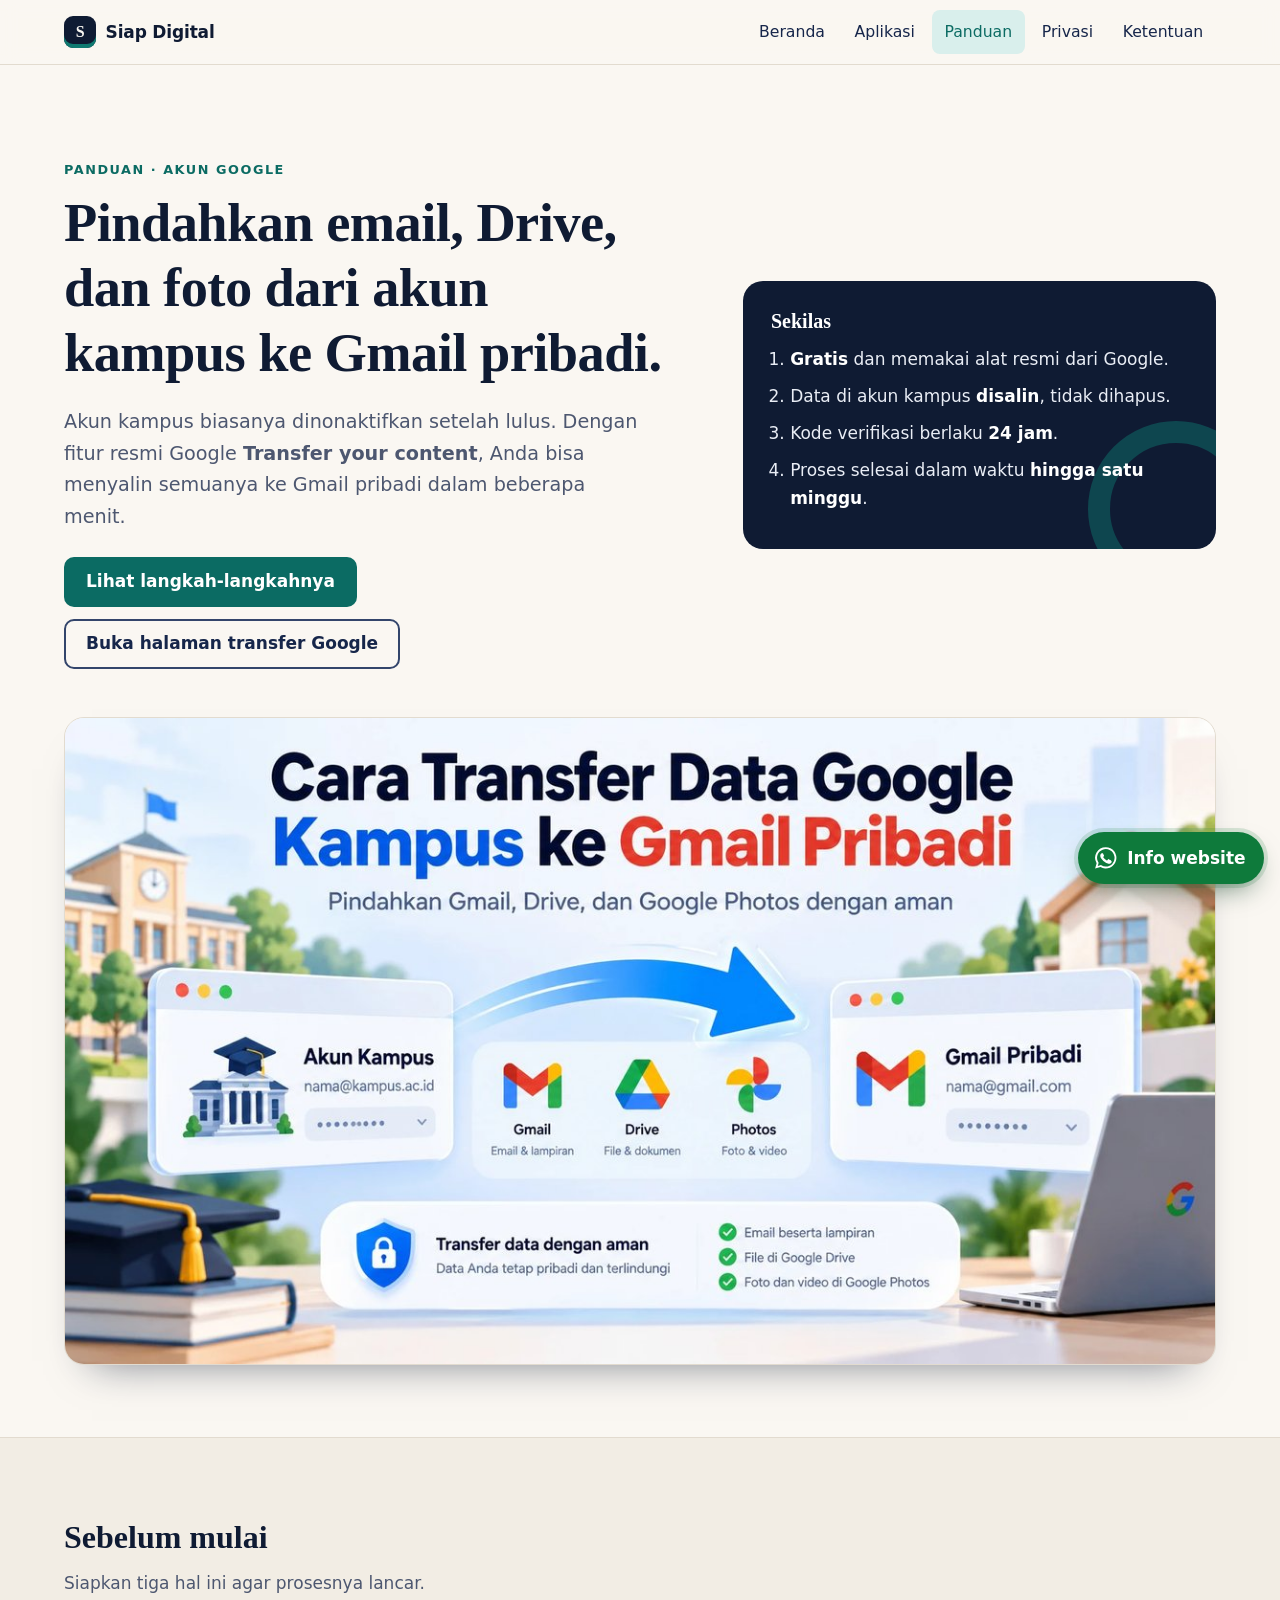
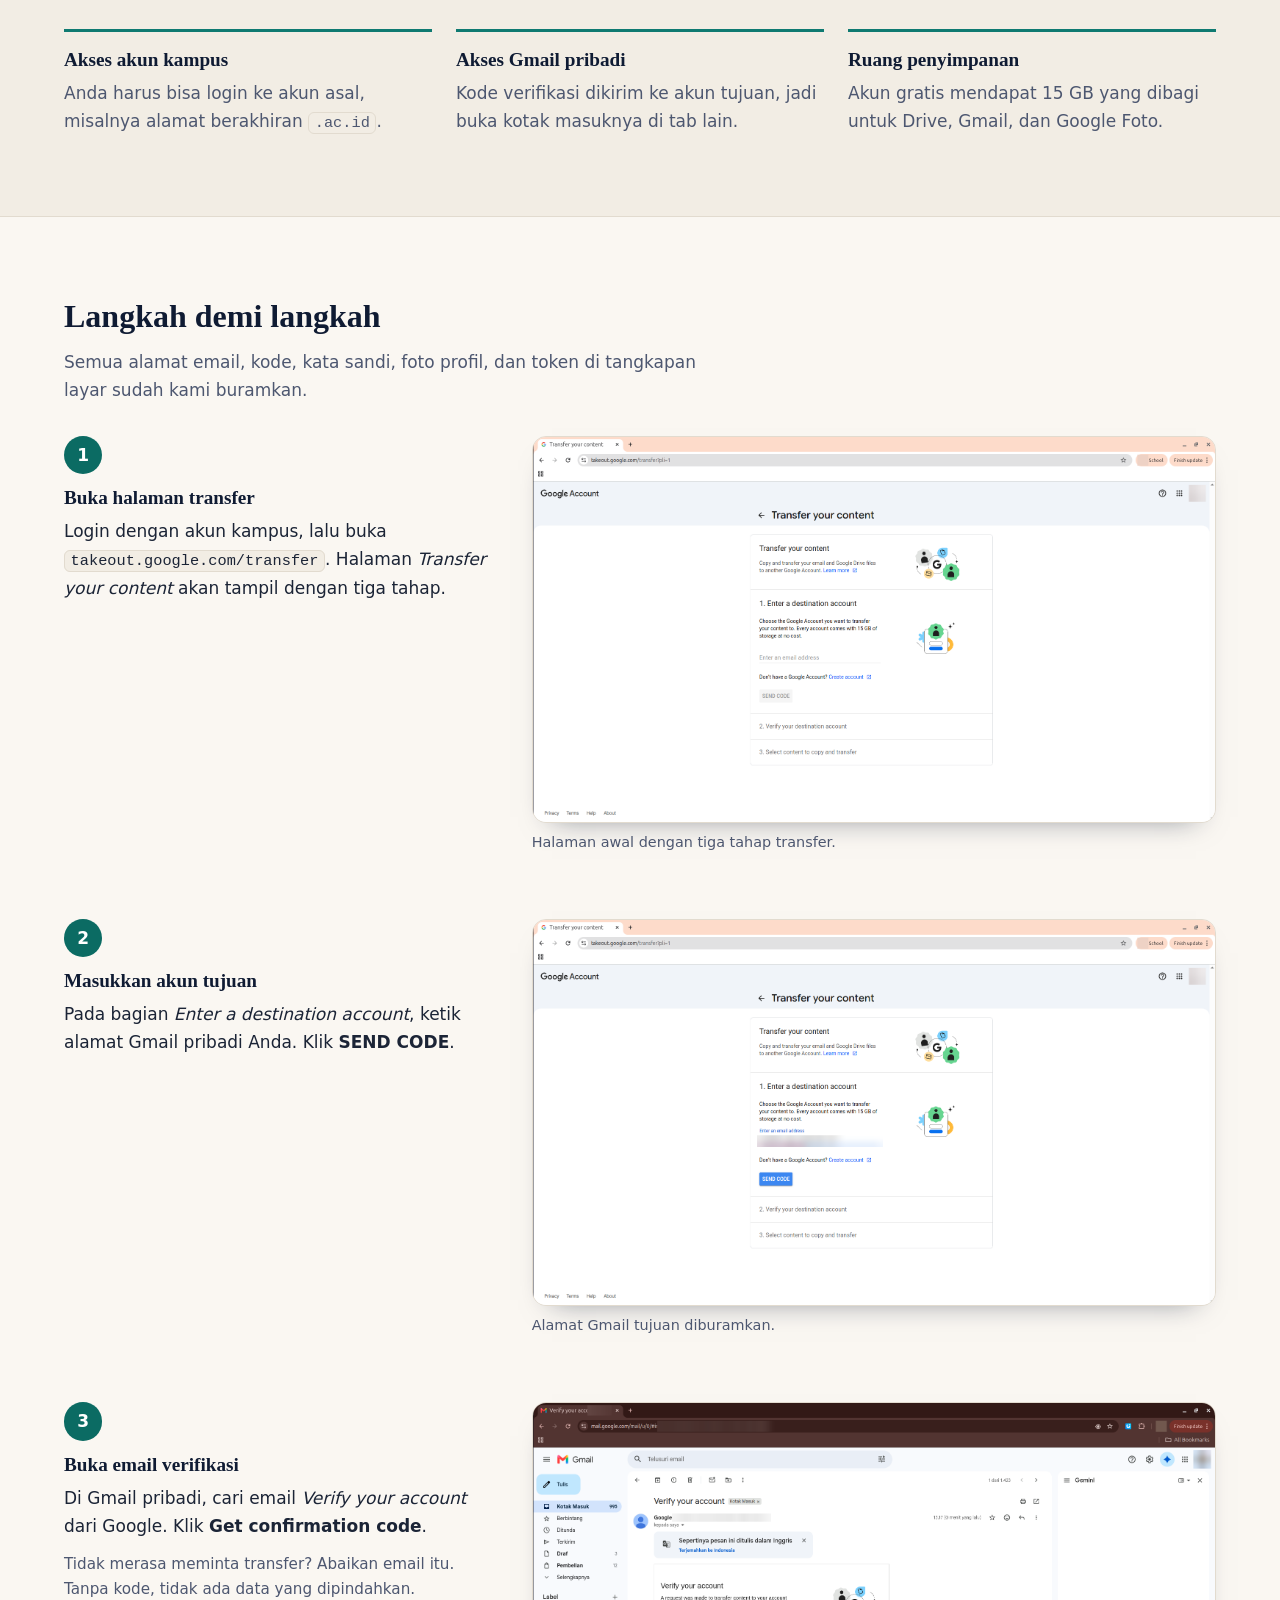
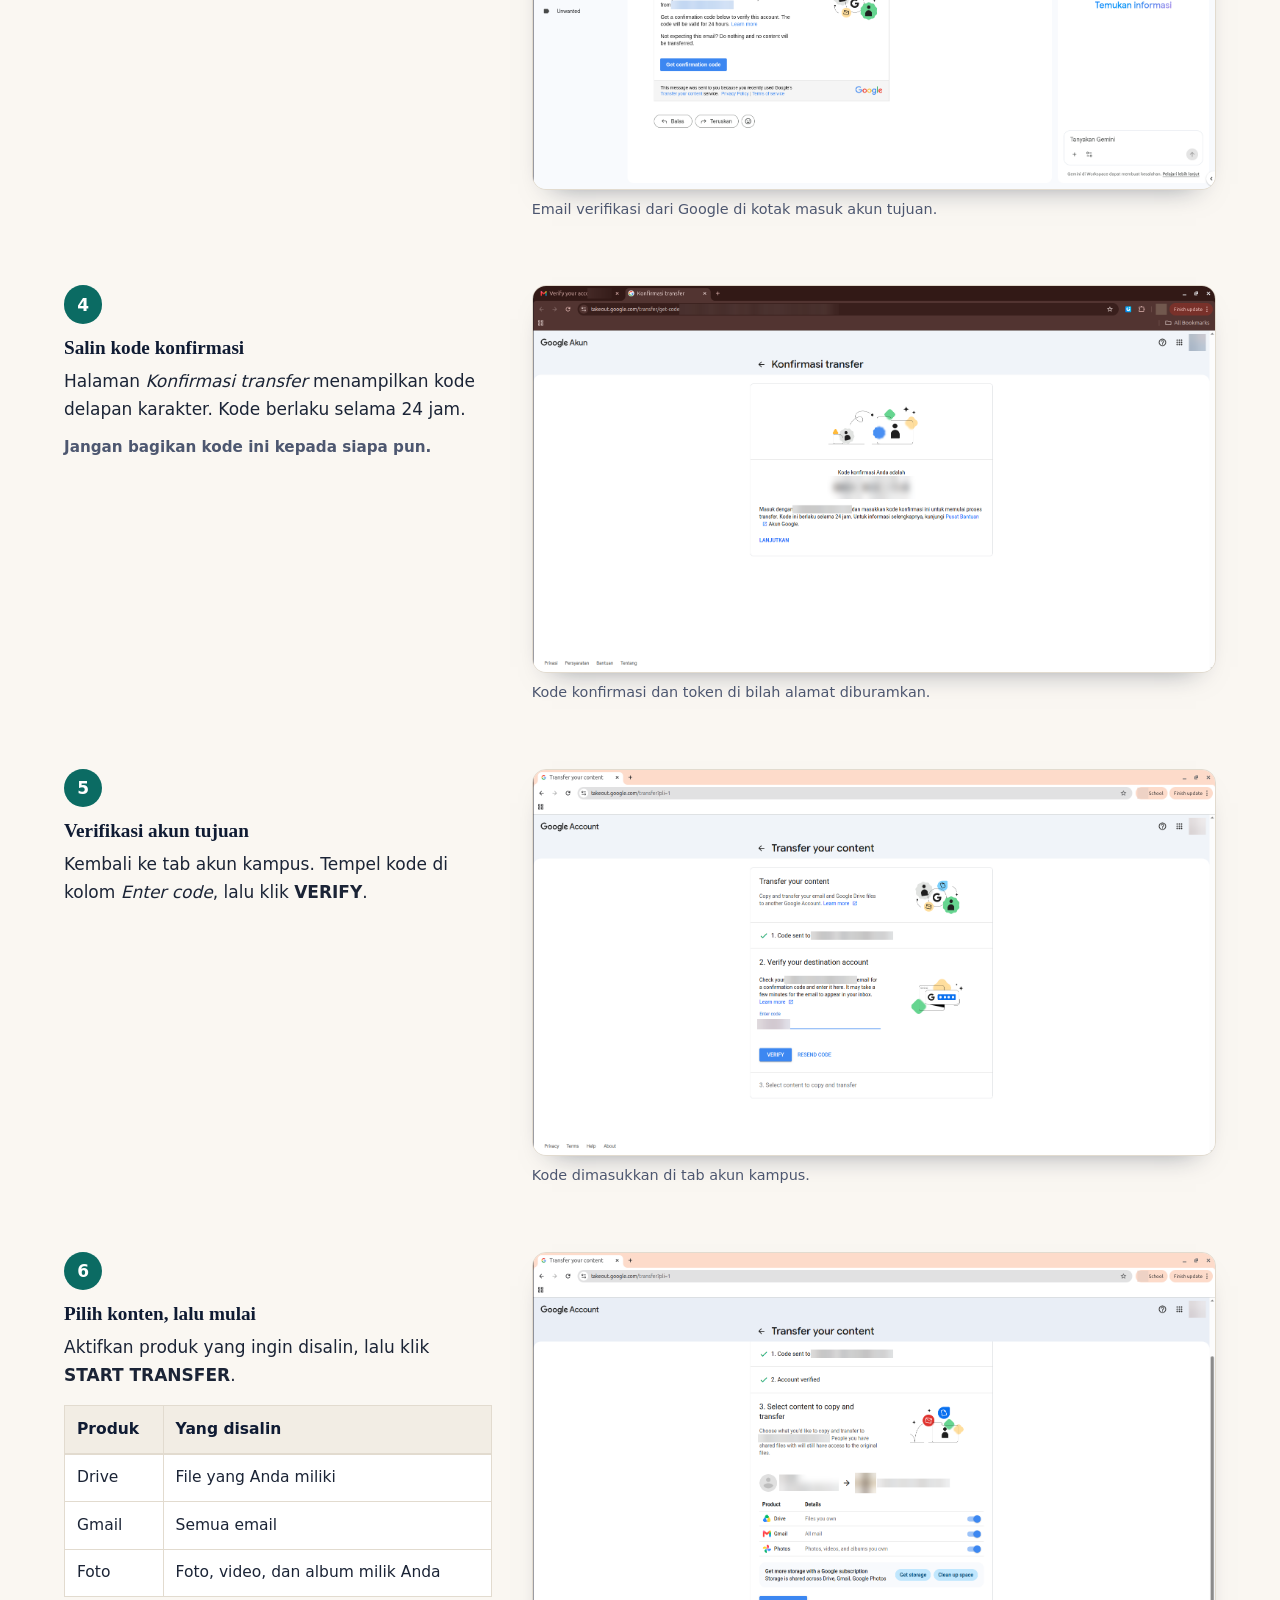
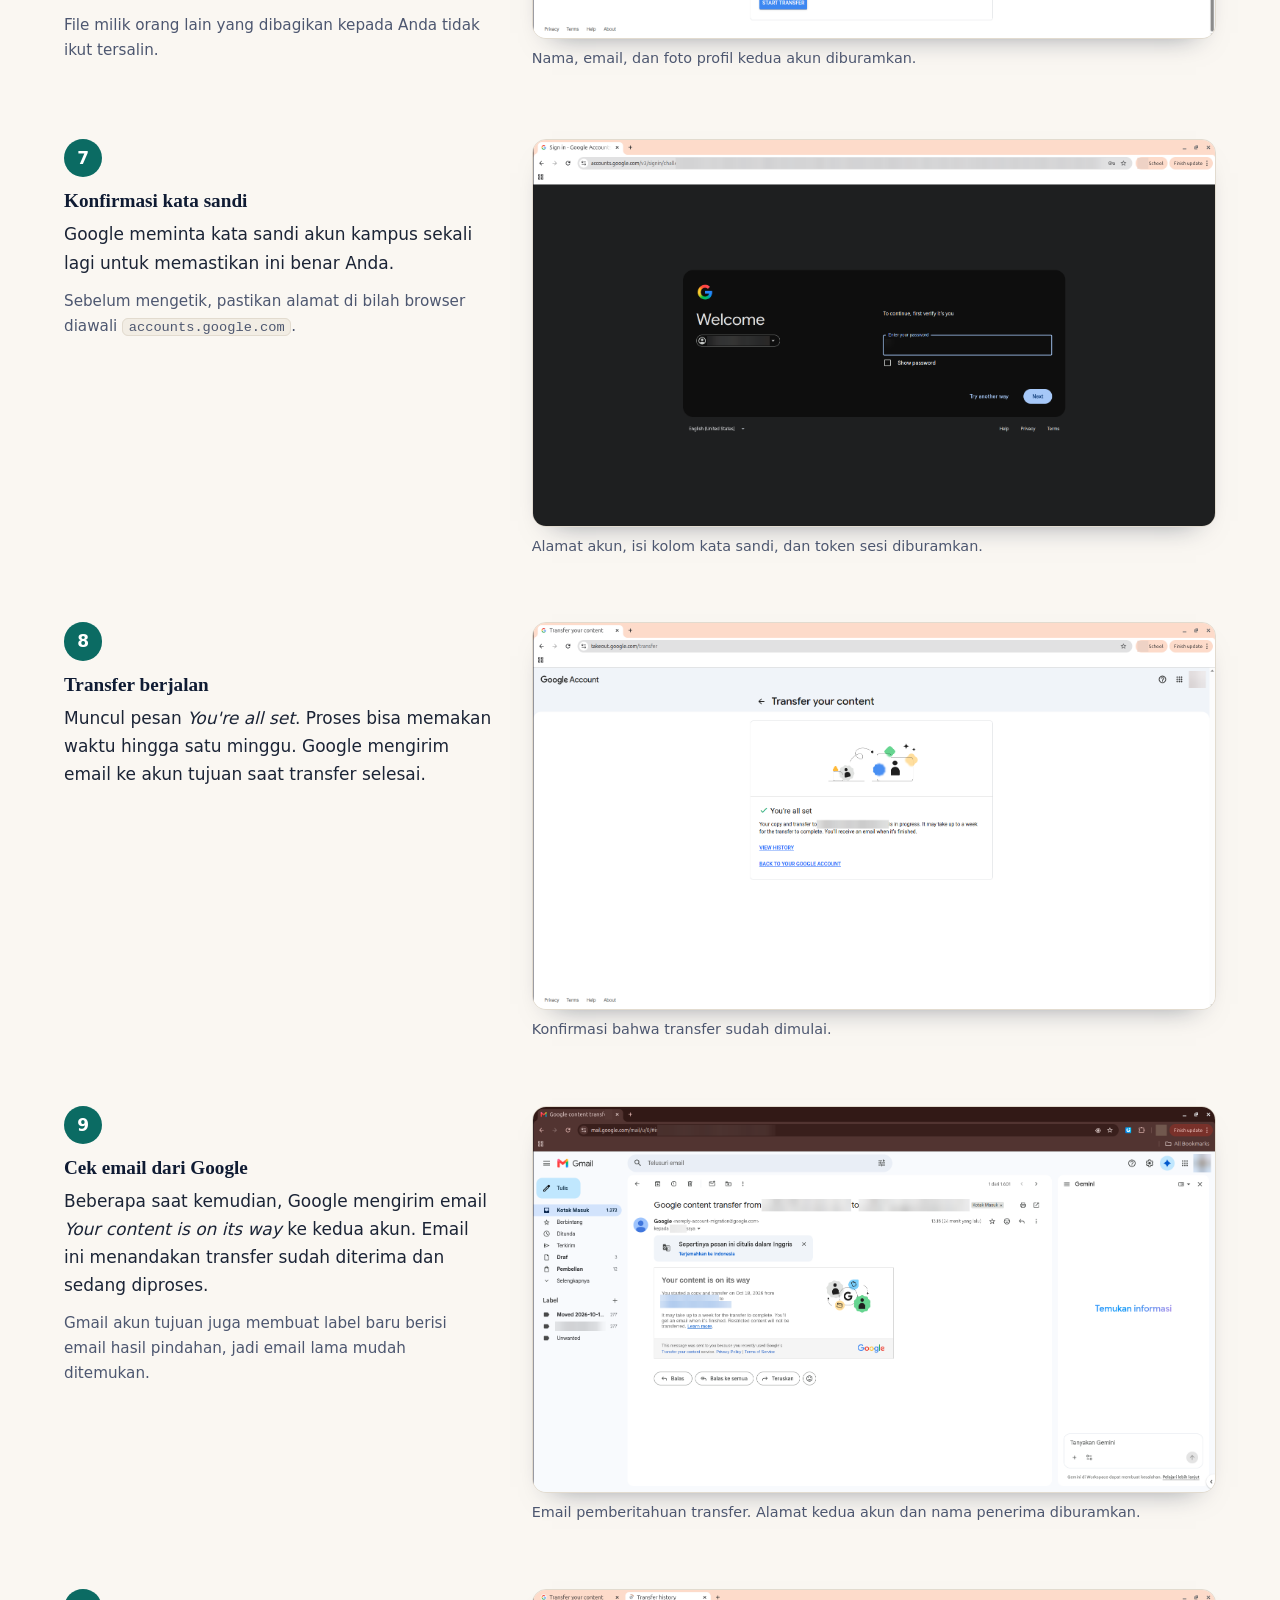
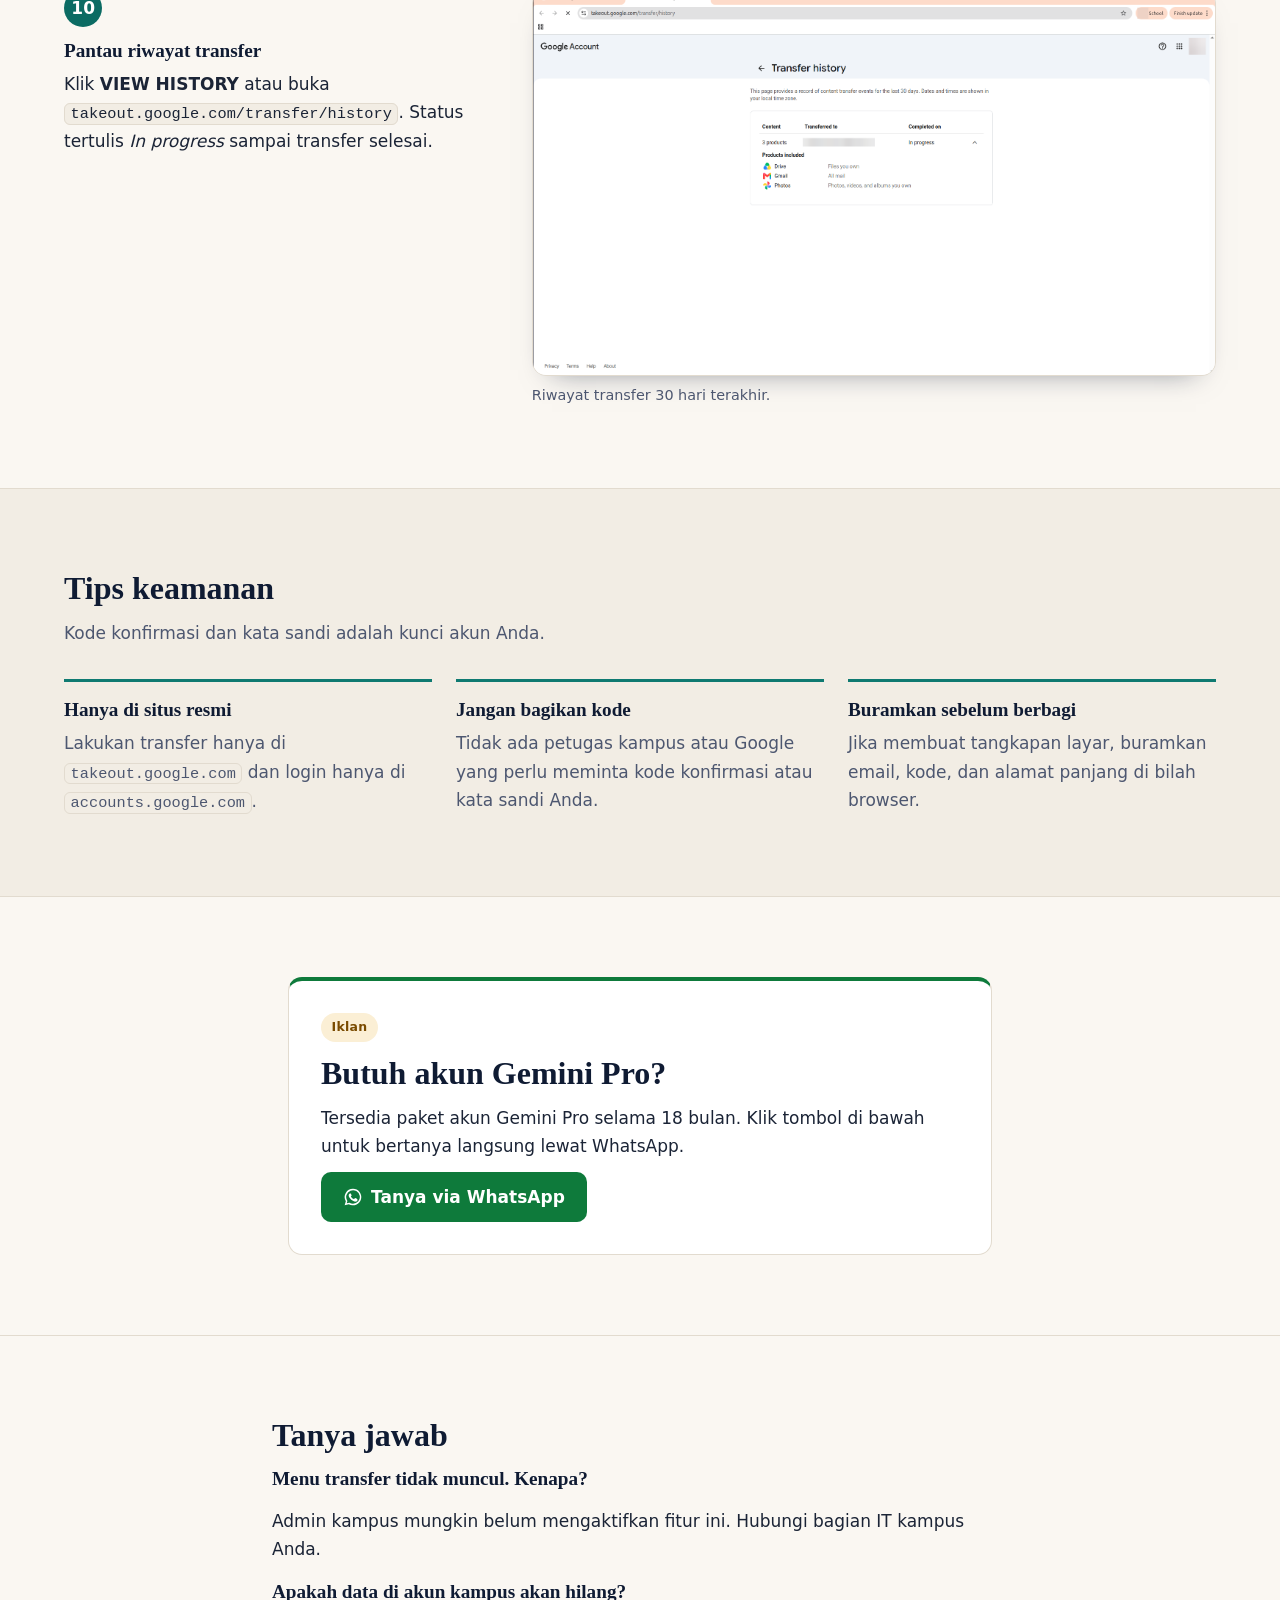
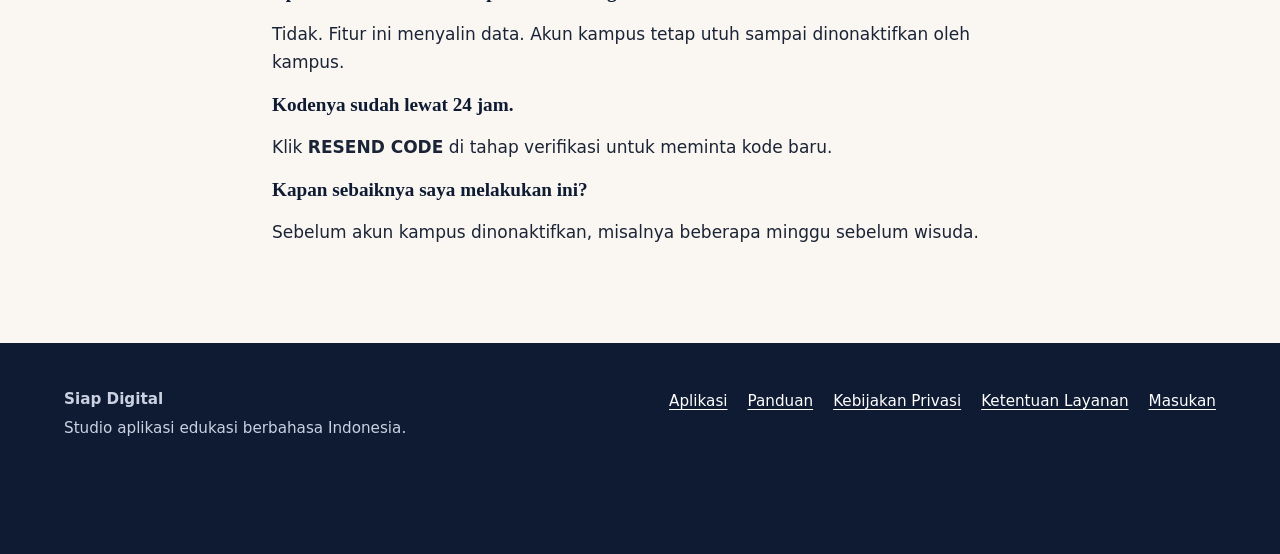
<file: panduan/transfer-konten-google/index.html>
<!doctype html>
<html lang="id">
<head>
  <meta charset="utf-8">
  <meta name="viewport" content="width=device-width, initial-scale=1">
  <title>Pindahkan Data Akun Kampus ke Gmail Pribadi — Siap Digital</title>
  <meta name="description" content="Panduan bergambar memakai fitur resmi Google &quot;Transfer your content&quot; untuk menyalin Gmail, Google Drive, dan Google Foto dari akun kampus ke Gmail pribadi sebelum akun kampus dinonaktifkan.">
  <meta name="theme-color" content="#0f1b33">
  <meta property="og:type" content="article">
  <meta property="og:site_name" content="Siap Digital">
  <meta property="og:locale" content="id_ID">
  <meta property="og:title" content="Cara Transfer Data Google Kampus ke Gmail Pribadi">
  <meta property="og:description" content="Panduan bergambar memindahkan Gmail, Google Drive, dan Google Foto dari akun kampus ke Gmail pribadi dengan fitur resmi Google.">
  <meta property="og:url" content="https://siapdigital.id/panduan/transfer-konten-google/">
  <meta property="og:image" content="https://siapdigital.id/assets/img/panduan/transfer-konten-google/sampul-transfer-konten-google.jpg">
  <meta property="og:image:type" content="image/jpeg">
  <meta property="og:image:width" content="1200">
  <meta property="og:image:height" content="675">
  <meta property="og:image:alt" content="Ilustrasi transfer Gmail, Drive, dan Photos dari akun kampus ke Gmail pribadi">
  <meta name="twitter:card" content="summary_large_image">
  <meta name="twitter:title" content="Cara Transfer Data Google Kampus ke Gmail Pribadi">
  <meta name="twitter:description" content="Pindahkan Gmail, Drive, dan Google Foto dari akun kampus ke Gmail pribadi dalam beberapa menit.">
  <meta name="twitter:image" content="https://siapdigital.id/assets/img/panduan/transfer-konten-google/sampul-transfer-konten-google.jpg">
  <link rel="icon" href="../../assets/img/favicon.svg" type="image/svg+xml">
  <link rel="stylesheet" href="../../assets/css/style.css">
  <script src="../../assets/js/main.js" defer></script>
  <script src="../../assets/js/lightbox.js" defer></script>
  <script src="../../assets/js/promo.js" defer></script>
</head>
<body>
  <a class="skip-link" href="#konten">Lewati ke konten</a>

  <header class="site-header">
    <nav class="container nav" aria-label="Navigasi utama">
      <a class="brand" href="../../"><span class="brand-mark" aria-hidden="true">S</span>Siap Digital</a>
      <button class="nav-toggle" type="button" aria-expanded="false" aria-controls="nav-links">Menu</button>
      <ul class="nav-links" id="nav-links">
        <li><a href="../../">Beranda</a></li>
        <li><a href="../../apps/">Aplikasi</a></li>
        <li><a href="../" aria-current="page">Panduan</a></li>
        <li><a href="../../privacy/">Privasi</a></li>
        <li><a href="../../terms/">Ketentuan</a></li>
      </ul>
    </nav>
  </header>

  <main id="konten">
    <section class="hero">
      <div class="container hero-grid">
        <div>
          <span class="eyebrow">Panduan · Akun Google</span>
          <h1>Pindahkan email, Drive, dan foto dari akun kampus ke Gmail pribadi.</h1>
          <p class="lead">Akun kampus biasanya dinonaktifkan setelah lulus. Dengan fitur resmi Google <strong>Transfer your content</strong>, Anda bisa menyalin semuanya ke Gmail pribadi dalam beberapa menit.</p>
          <div class="btn-row">
            <a class="btn btn-primary" href="#langkah">Lihat langkah-langkahnya</a>
            <a class="btn btn-secondary" href="https://takeout.google.com/transfer">Buka halaman transfer Google</a>
          </div>
        </div>
        <aside class="hero-panel" aria-labelledby="ringkas-heading">
          <h2 id="ringkas-heading">Sekilas</h2>
          <ol>
            <li><strong>Gratis</strong> dan memakai alat resmi dari Google.</li>
            <li>Data di akun kampus <strong>disalin</strong>, tidak dihapus.</li>
            <li>Kode verifikasi berlaku <strong>24 jam</strong>.</li>
            <li>Proses selesai dalam waktu <strong>hingga satu minggu</strong>.</li>
          </ol>
        </aside>
      </div>
      <figure class="container guide-cover">
        <img src="../../assets/img/panduan/transfer-konten-google/sampul-transfer-konten-google.jpg" width="1200" height="675" alt="Ilustrasi: data Gmail, Drive, dan Photos berpindah dari akun kampus ke Gmail pribadi dengan aman" fetchpriority="high" decoding="async">
      </figure>
    </section>

    <section class="section section-alt" id="persiapan" aria-labelledby="persiapan-heading">
      <div class="container">
        <div class="section-head">
          <h2 id="persiapan-heading">Sebelum mulai</h2>
          <p>Siapkan tiga hal ini agar prosesnya lancar.</p>
        </div>
        <ul class="principles">
          <li>
            <h3>Akses akun kampus</h3>
            <p>Anda harus bisa login ke akun asal, misalnya alamat berakhiran <code>.ac.id</code>.</p>
          </li>
          <li>
            <h3>Akses Gmail pribadi</h3>
            <p>Kode verifikasi dikirim ke akun tujuan, jadi buka kotak masuknya di tab lain.</p>
          </li>
          <li>
            <h3>Ruang penyimpanan</h3>
            <p>Akun gratis mendapat 15 GB yang dibagi untuk Drive, Gmail, dan Google Foto.</p>
          </li>
        </ul>
      </div>
    </section>

    <section class="section" id="langkah" aria-labelledby="langkah-heading">
      <div class="container">
        <div class="section-head">
          <h2 id="langkah-heading">Langkah demi langkah</h2>
          <p>Semua alamat email, kode, kata sandi, foto profil, dan token di tangkapan layar sudah kami buramkan.</p>
        </div>

        <ol class="guide-steps">
          <li class="guide-step" id="langkah-1">
            <div class="guide-text">
              <span class="step-no" aria-hidden="true">1</span>
              <h3>Buka halaman transfer</h3>
              <p>Login dengan akun kampus, lalu buka <code>takeout.google.com/transfer</code>. Halaman <em>Transfer your content</em> akan tampil dengan tiga tahap.</p>
            </div>
            <figure class="guide-shot">
              <a href="../../assets/img/panduan/transfer-konten-google/01-buka-halaman-transfer.png"><img src="../../assets/img/panduan/transfer-konten-google/01-buka-halaman-transfer.png" width="1855" height="1048" alt="Halaman Transfer your content di akun kampus dengan kolom email tujuan yang masih kosong" loading="lazy" decoding="async"></a>
              <figcaption>Halaman awal dengan tiga tahap transfer.</figcaption>
            </figure>
          </li>

          <li class="guide-step" id="langkah-2">
            <div class="guide-text">
              <span class="step-no" aria-hidden="true">2</span>
              <h3>Masukkan akun tujuan</h3>
              <p>Pada bagian <em>Enter a destination account</em>, ketik alamat Gmail pribadi Anda. Klik <strong>SEND CODE</strong>.</p>
            </div>
            <figure class="guide-shot">
              <a href="../../assets/img/panduan/transfer-konten-google/02-masukkan-akun-tujuan.png"><img src="../../assets/img/panduan/transfer-konten-google/02-masukkan-akun-tujuan.png" width="1855" height="1048" alt="Kolom Enter an email address berisi alamat Gmail tujuan yang diburamkan, dengan tombol SEND CODE aktif" loading="lazy" decoding="async"></a>
              <figcaption>Alamat Gmail tujuan diburamkan.</figcaption>
            </figure>
          </li>

          <li class="guide-step" id="langkah-3">
            <div class="guide-text">
              <span class="step-no" aria-hidden="true">3</span>
              <h3>Buka email verifikasi</h3>
              <p>Di Gmail pribadi, cari email <em>Verify your account</em> dari Google. Klik <strong>Get confirmation code</strong>.</p>
              <p class="step-note">Tidak merasa meminta transfer? Abaikan email itu. Tanpa kode, tidak ada data yang dipindahkan.</p>
            </div>
            <figure class="guide-shot">
              <a href="../../assets/img/panduan/transfer-konten-google/03-email-verifikasi.png"><img src="../../assets/img/panduan/transfer-konten-google/03-email-verifikasi.png" width="1855" height="1048" alt="Email Verify your account dari Google di kotak masuk Gmail dengan tombol Get confirmation code" loading="lazy" decoding="async"></a>
              <figcaption>Email verifikasi dari Google di kotak masuk akun tujuan.</figcaption>
            </figure>
          </li>

          <li class="guide-step" id="langkah-4">
            <div class="guide-text">
              <span class="step-no" aria-hidden="true">4</span>
              <h3>Salin kode konfirmasi</h3>
              <p>Halaman <em>Konfirmasi transfer</em> menampilkan kode delapan karakter. Kode berlaku selama 24 jam.</p>
              <p class="step-note"><strong>Jangan bagikan kode ini kepada siapa pun.</strong></p>
            </div>
            <figure class="guide-shot">
              <a href="../../assets/img/panduan/transfer-konten-google/04-kode-konfirmasi.png"><img src="../../assets/img/panduan/transfer-konten-google/04-kode-konfirmasi.png" width="1855" height="1048" alt="Halaman Konfirmasi transfer yang menampilkan kode konfirmasi dalam keadaan diburamkan" loading="lazy" decoding="async"></a>
              <figcaption>Kode konfirmasi dan token di bilah alamat diburamkan.</figcaption>
            </figure>
          </li>

          <li class="guide-step" id="langkah-5">
            <div class="guide-text">
              <span class="step-no" aria-hidden="true">5</span>
              <h3>Verifikasi akun tujuan</h3>
              <p>Kembali ke tab akun kampus. Tempel kode di kolom <em>Enter code</em>, lalu klik <strong>VERIFY</strong>.</p>
            </div>
            <figure class="guide-shot">
              <a href="../../assets/img/panduan/transfer-konten-google/05-verifikasi-kode.png"><img src="../../assets/img/panduan/transfer-konten-google/05-verifikasi-kode.png" width="1855" height="1048" alt="Tahap Verify your destination account dengan kolom Enter code terisi dan tombol VERIFY" loading="lazy" decoding="async"></a>
              <figcaption>Kode dimasukkan di tab akun kampus.</figcaption>
            </figure>
          </li>

          <li class="guide-step" id="langkah-6">
            <div class="guide-text">
              <span class="step-no" aria-hidden="true">6</span>
              <h3>Pilih konten, lalu mulai</h3>
              <p>Aktifkan produk yang ingin disalin, lalu klik <strong>START TRANSFER</strong>.</p>
              <div class="table-wrap" role="region" aria-labelledby="tabel-produk" tabindex="0">
                <table>
                  <caption class="sr-only" id="tabel-produk">Produk yang dapat disalin</caption>
                  <thead>
                    <tr><th scope="col">Produk</th><th scope="col">Yang disalin</th></tr>
                  </thead>
                  <tbody>
                    <tr><td>Drive</td><td>File yang Anda miliki</td></tr>
                    <tr><td>Gmail</td><td>Semua email</td></tr>
                    <tr><td>Foto</td><td>Foto, video, dan album milik Anda</td></tr>
                  </tbody>
                </table>
              </div>
              <p class="step-note">File milik orang lain yang dibagikan kepada Anda tidak ikut tersalin.</p>
            </div>
            <figure class="guide-shot">
              <a href="../../assets/img/panduan/transfer-konten-google/06-pilih-konten.png"><img src="../../assets/img/panduan/transfer-konten-google/06-pilih-konten.png" width="1855" height="1048" alt="Tahap Select content to copy and transfer dengan sakelar Drive, Gmail, dan Photos aktif serta tombol START TRANSFER" loading="lazy" decoding="async"></a>
              <figcaption>Nama, email, dan foto profil kedua akun diburamkan.</figcaption>
            </figure>
          </li>

          <li class="guide-step" id="langkah-7">
            <div class="guide-text">
              <span class="step-no" aria-hidden="true">7</span>
              <h3>Konfirmasi kata sandi</h3>
              <p>Google meminta kata sandi akun kampus sekali lagi untuk memastikan ini benar Anda.</p>
              <p class="step-note">Sebelum mengetik, pastikan alamat di bilah browser diawali <code>accounts.google.com</code>.</p>
            </div>
            <figure class="guide-shot">
              <a href="../../assets/img/panduan/transfer-konten-google/07-konfirmasi-kata-sandi.png"><img src="../../assets/img/panduan/transfer-konten-google/07-konfirmasi-kata-sandi.png" width="1855" height="1048" alt="Halaman login Google bertuliskan Welcome yang meminta kata sandi, dengan alamat akun dan isi kolom diburamkan" loading="lazy" decoding="async"></a>
              <figcaption>Alamat akun, isi kolom kata sandi, dan token sesi diburamkan.</figcaption>
            </figure>
          </li>

          <li class="guide-step" id="langkah-8">
            <div class="guide-text">
              <span class="step-no" aria-hidden="true">8</span>
              <h3>Transfer berjalan</h3>
              <p>Muncul pesan <em>You're all set</em>. Proses bisa memakan waktu hingga satu minggu. Google mengirim email ke akun tujuan saat transfer selesai.</p>
            </div>
            <figure class="guide-shot">
              <a href="../../assets/img/panduan/transfer-konten-google/08-transfer-dimulai.png"><img src="../../assets/img/panduan/transfer-konten-google/08-transfer-dimulai.png" width="1855" height="1048" alt="Pesan You're all set yang menyatakan transfer sedang berjalan, dengan tautan VIEW HISTORY" loading="lazy" decoding="async"></a>
              <figcaption>Konfirmasi bahwa transfer sudah dimulai.</figcaption>
            </figure>
          </li>

          <li class="guide-step" id="langkah-9">
            <div class="guide-text">
              <span class="step-no" aria-hidden="true">9</span>
              <h3>Cek email dari Google</h3>
              <p>Beberapa saat kemudian, Google mengirim email <em>Your content is on its way</em> ke kedua akun. Email ini menandakan transfer sudah diterima dan sedang diproses.</p>
              <p class="step-note">Gmail akun tujuan juga membuat label baru berisi email hasil pindahan, jadi email lama mudah ditemukan.</p>
            </div>
            <figure class="guide-shot">
              <a href="../../assets/img/panduan/transfer-konten-google/09-email-transfer-berjalan.png"><img src="../../assets/img/panduan/transfer-konten-google/09-email-transfer-berjalan.png" width="1855" height="1048" alt="Email Your content is on its way dari Google di Gmail, dengan alamat kedua akun diburamkan" loading="lazy" decoding="async"></a>
              <figcaption>Email pemberitahuan transfer. Alamat kedua akun dan nama penerima diburamkan.</figcaption>
            </figure>
          </li>

          <li class="guide-step" id="langkah-10">
            <div class="guide-text">
              <span class="step-no" aria-hidden="true">10</span>
              <h3>Pantau riwayat transfer</h3>
              <p>Klik <strong>VIEW HISTORY</strong> atau buka <code>takeout.google.com/transfer/history</code>. Status tertulis <em>In progress</em> sampai transfer selesai.</p>
            </div>
            <figure class="guide-shot">
              <a href="../../assets/img/panduan/transfer-konten-google/10-riwayat-transfer.png"><img src="../../assets/img/panduan/transfer-konten-google/10-riwayat-transfer.png" width="1855" height="1048" alt="Halaman Transfer history berisi tiga produk dengan status In progress" loading="lazy" decoding="async"></a>
              <figcaption>Riwayat transfer 30 hari terakhir.</figcaption>
            </figure>
          </li>
        </ol>
      </div>
    </section>

    <section class="section section-alt" id="keamanan" aria-labelledby="keamanan-heading">
      <div class="container">
        <div class="section-head">
          <h2 id="keamanan-heading">Tips keamanan</h2>
          <p>Kode konfirmasi dan kata sandi adalah kunci akun Anda.</p>
        </div>
        <ul class="principles">
          <li>
            <h3>Hanya di situs resmi</h3>
            <p>Lakukan transfer hanya di <code>takeout.google.com</code> dan login hanya di <code>accounts.google.com</code>.</p>
          </li>
          <li>
            <h3>Jangan bagikan kode</h3>
            <p>Tidak ada petugas kampus atau Google yang perlu meminta kode konfirmasi atau kata sandi Anda.</p>
          </li>
          <li>
            <h3>Buramkan sebelum berbagi</h3>
            <p>Jika membuat tangkapan layar, buramkan email, kode, dan alamat panjang di bilah browser.</p>
          </li>
        </ul>
      </div>
    </section>

    <section class="section" id="gemini-pro" aria-labelledby="gemini-heading">
      <div class="container">
        <aside class="promo-card" aria-labelledby="gemini-heading">
          <span class="badge badge-warn">Iklan</span>
          <h2 id="gemini-heading">Butuh akun Gemini Pro?</h2>
          <p>Tersedia paket akun Gemini Pro selama 18 bulan. Klik tombol di bawah untuk bertanya langsung lewat WhatsApp.</p>
          <a class="btn btn-primary btn-wa" href="https://wa.me/62895353557327?text=Halo%2C%20saya%20ingin%20minta%20informasi%20terkait%20akun%20Gemini%20Pro%20selama%2018%20bulan." target="_blank" rel="noopener"><svg class="wa-icon" viewBox="0 0 24 24" aria-hidden="true" focusable="false"><path fill="currentColor" d="M12 2a10 10 0 0 0-8.6 15.1L2 22l5-1.3A10 10 0 1 0 12 2Zm0 18.2a8.2 8.2 0 0 1-4.2-1.2l-.3-.2-3 .8.8-2.9-.2-.3A8.2 8.2 0 1 1 12 20.2Zm4.5-6.1c-.2-.1-1.5-.7-1.7-.8-.2-.1-.4-.1-.6.1l-.8 1c-.1.2-.3.2-.5.1a6.7 6.7 0 0 1-3.3-2.9c-.2-.4.2-.4.7-1.3.1-.2 0-.3 0-.4l-.8-1.8c-.2-.5-.4-.4-.6-.4h-.5a1 1 0 0 0-.7.3 3 3 0 0 0-.9 2.2 5.2 5.2 0 0 0 1.1 2.7 11.8 11.8 0 0 0 4.5 4c1.7.7 2.3.8 3.2.6.5-.1 1.5-.6 1.7-1.2.2-.6.2-1.1.1-1.2l-.5-.3Z"/></svg>Tanya via WhatsApp</a>
        </aside>
      </div>
    </section>

    <section class="section" id="tanya-jawab" aria-labelledby="faq-heading">
      <div class="narrow">
        <h2 id="faq-heading">Tanya jawab</h2>
        <h3>Menu transfer tidak muncul. Kenapa?</h3>
        <p>Admin kampus mungkin belum mengaktifkan fitur ini. Hubungi bagian IT kampus Anda.</p>
        <h3>Apakah data di akun kampus akan hilang?</h3>
        <p>Tidak. Fitur ini menyalin data. Akun kampus tetap utuh sampai dinonaktifkan oleh kampus.</p>
        <h3>Kodenya sudah lewat 24 jam.</h3>
        <p>Klik <strong>RESEND CODE</strong> di tahap verifikasi untuk meminta kode baru.</p>
        <h3>Kapan sebaiknya saya melakukan ini?</h3>
        <p>Sebelum akun kampus dinonaktifkan, misalnya beberapa minggu sebelum wisuda.</p>
      </div>
    </section>
  </main>

  <dialog class="promo-dialog" id="promo-gemini" aria-labelledby="promo-title" aria-describedby="promo-desc">
    <div class="promo-hero" aria-hidden="true">
      <svg class="promo-spark" viewBox="0 0 64 64" focusable="false">
        <path d="M32 4c2 14 7 21 28 28-21 7-26 14-28 28-2-14-7-21-28-28 21-7 26-14 28-28Z" fill="#fff"/>
        <path d="M52 6c.8 4.6 2.4 6.6 8 8-5.6 1.4-7.2 3.4-8 8-.8-4.6-2.4-6.6-8-8 5.6-1.4 7.2-3.4 8-8Z" fill="#fff" opacity=".75"/>
      </svg>
    </div>
    <form method="dialog" class="promo-close-form">
      <button class="promo-close" type="submit" aria-label="Tutup iklan">
        <svg viewBox="0 0 24 24" aria-hidden="true" focusable="false"><path d="M6 6l12 12M18 6 6 18" stroke="currentColor" stroke-width="2.2" stroke-linecap="round"/></svg>
      </button>
    </form>
    <div class="promo-body">
      <span class="promo-tag">Iklan</span>
      <h2 id="promo-title">Butuh Gemini Pro?</h2>
      <p id="promo-desc">Tanyakan info akun <strong>Gemini Pro selama 18 bulan</strong> langsung lewat WhatsApp.</p>
      <ul class="promo-points">
        <li>Paket durasi 18 bulan</li>
        <li>Tanya detail dan harga langsung ke admin</li>
      </ul>
      <form method="dialog" class="promo-actions">
        <a class="btn btn-primary btn-wa" href="https://wa.me/62895353557327?text=Halo%2C%20saya%20ingin%20minta%20informasi%20terkait%20akun%20Gemini%20Pro%20selama%2018%20bulan." target="_blank" rel="noopener"><svg class="wa-icon" viewBox="0 0 24 24" aria-hidden="true" focusable="false"><path fill="currentColor" d="M12 2a10 10 0 0 0-8.6 15.1L2 22l5-1.3A10 10 0 1 0 12 2Zm0 18.2a8.2 8.2 0 0 1-4.2-1.2l-.3-.2-3 .8.8-2.9-.2-.3A8.2 8.2 0 1 1 12 20.2Zm4.5-6.1c-.2-.1-1.5-.7-1.7-.8-.2-.1-.4-.1-.6.1l-.8 1c-.1.2-.3.2-.5.1a6.7 6.7 0 0 1-3.3-2.9c-.2-.4.2-.4.7-1.3.1-.2 0-.3 0-.4l-.8-1.8c-.2-.5-.4-.4-.6-.4h-.5a1 1 0 0 0-.7.3 3 3 0 0 0-.9 2.2 5.2 5.2 0 0 0 1.1 2.7 11.8 11.8 0 0 0 4.5 4c1.7.7 2.3.8 3.2.6.5-.1 1.5-.6 1.7-1.2.2-.6.2-1.1.1-1.2l-.5-.3Z"/></svg>Tanya via WhatsApp</a>
        <button class="btn-later" type="submit" value="nanti">Nanti saja</button>
      </form>
    </div>
  </dialog>

  <a class="wa-float" href="https://wa.me/62895353557327?text=Halo%20Admin%20Siap%20Digital%2C%20saya%20ingin%20informasi%20lebih%20lanjut%20terkait%20website%20siapdigital.id." target="_blank" rel="noopener" aria-label="Chat WhatsApp Siap Digital untuk info website"><svg class="wa-icon" viewBox="0 0 24 24" aria-hidden="true" focusable="false"><path fill="currentColor" d="M12 2a10 10 0 0 0-8.6 15.1L2 22l5-1.3A10 10 0 1 0 12 2Zm0 18.2a8.2 8.2 0 0 1-4.2-1.2l-.3-.2-3 .8.8-2.9-.2-.3A8.2 8.2 0 1 1 12 20.2Zm4.5-6.1c-.2-.1-1.5-.7-1.7-.8-.2-.1-.4-.1-.6.1l-.8 1c-.1.2-.3.2-.5.1a6.7 6.7 0 0 1-3.3-2.9c-.2-.4.2-.4.7-1.3.1-.2 0-.3 0-.4l-.8-1.8c-.2-.5-.4-.4-.6-.4h-.5a1 1 0 0 0-.7.3 3 3 0 0 0-.9 2.2 5.2 5.2 0 0 0 1.1 2.7 11.8 11.8 0 0 0 4.5 4c1.7.7 2.3.8 3.2.6.5-.1 1.5-.6 1.7-1.2.2-.6.2-1.1.1-1.2l-.5-.3Z"/></svg><span class="wa-float-text">Info website</span></a>

  <footer class="site-footer">
    <div class="container footer-grid">
      <div>
        <p><strong>Siap Digital</strong></p>
        <p>Studio aplikasi edukasi berbahasa Indonesia.</p>
      </div>
      <ul class="footer-links">
        <li><a href="../../apps/">Aplikasi</a></li>
        <li><a href="../">Panduan</a></li>
        <li><a href="../../privacy/">Kebijakan Privasi</a></li>
        <li><a href="../../terms/">Ketentuan Layanan</a></li>
        <li><a href="https://github.com/sodikinnaa/siapdigital.id/issues">Masukan</a></li>
      </ul>
    </div>
  </footer>
</body>
</html>
</file>
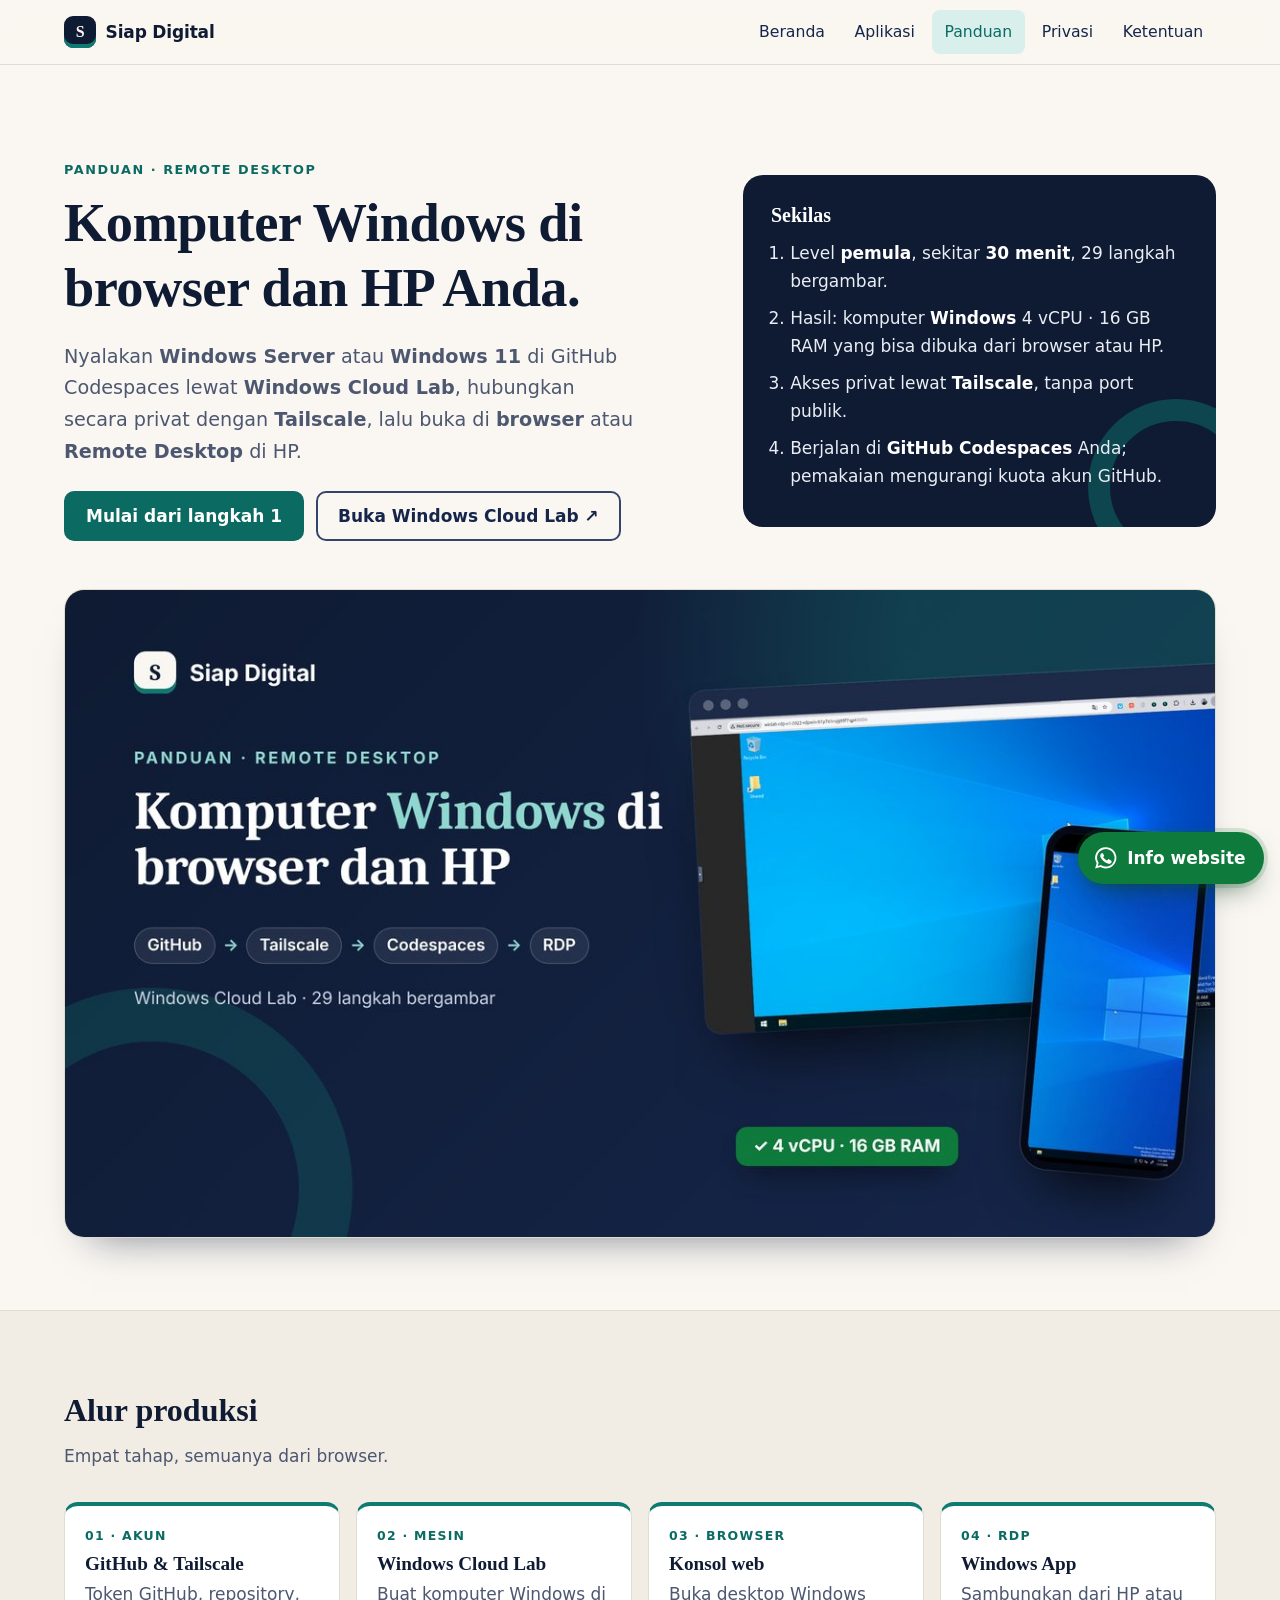
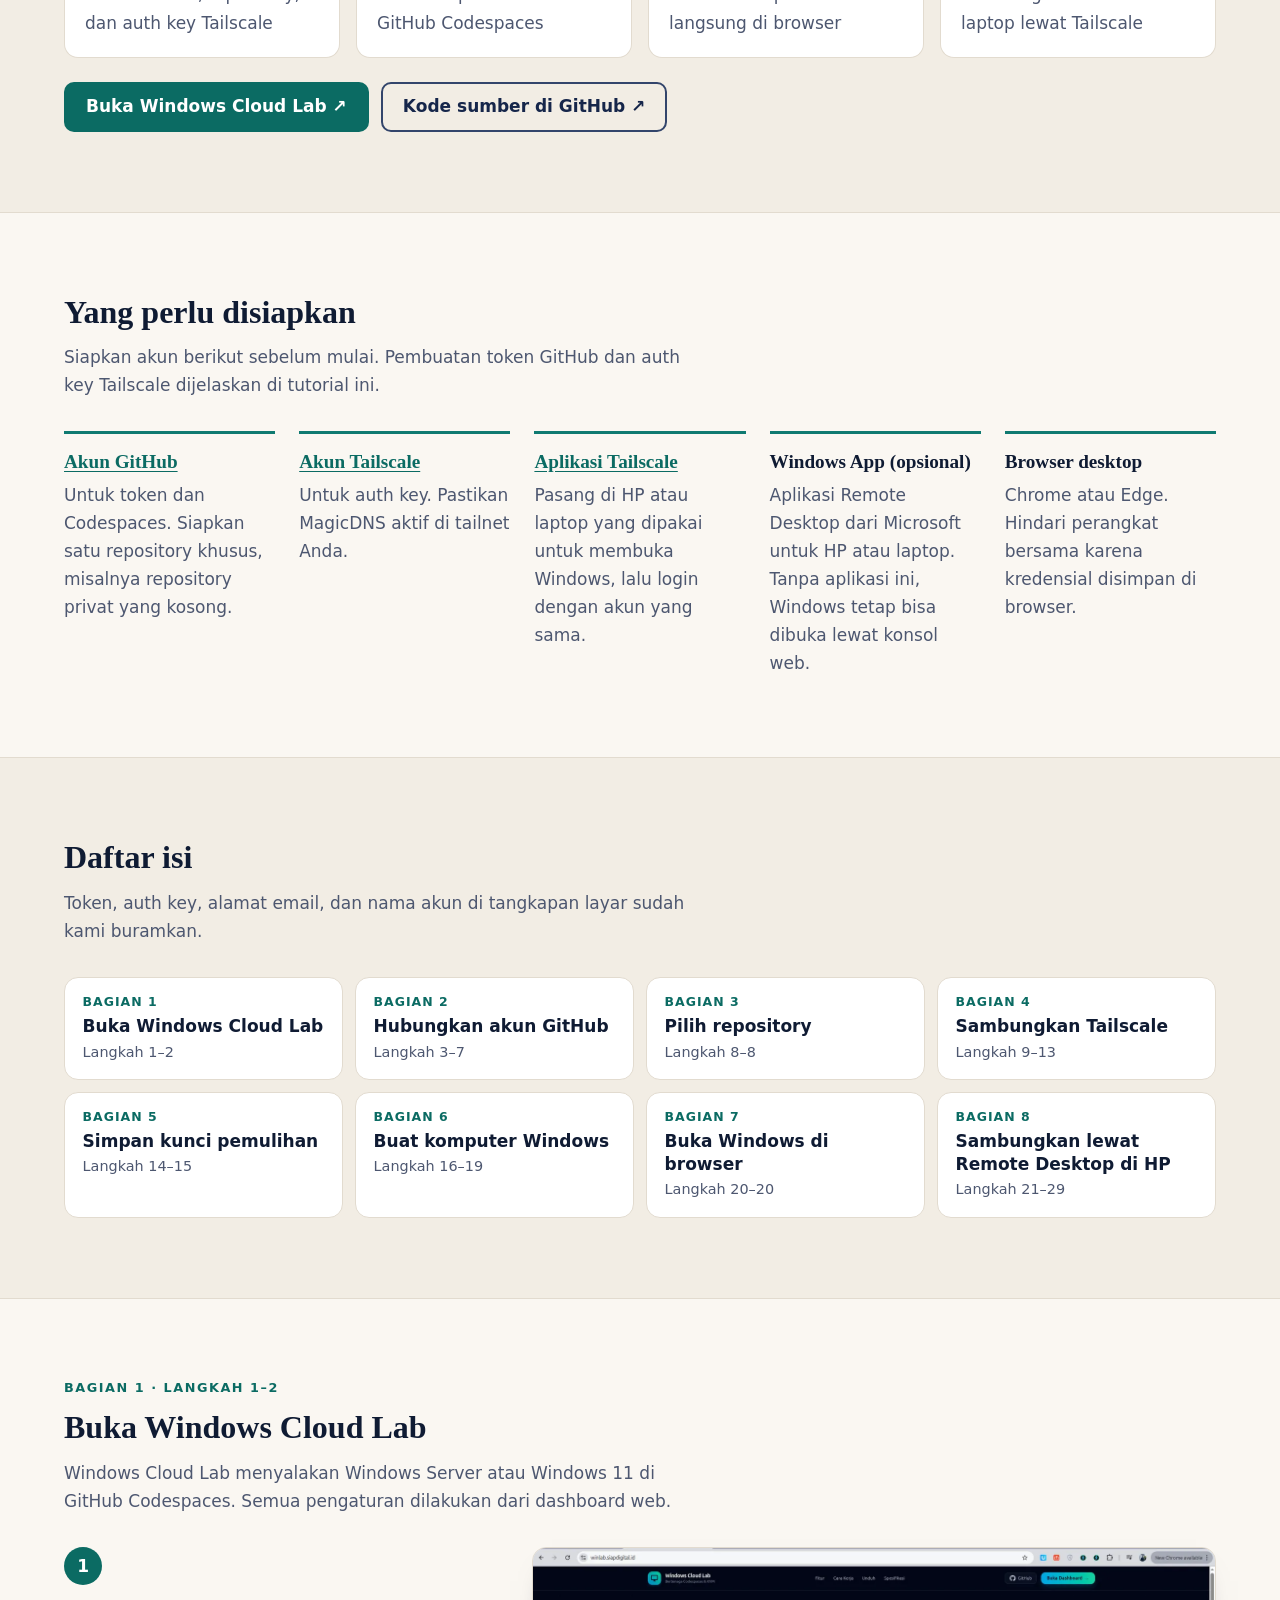
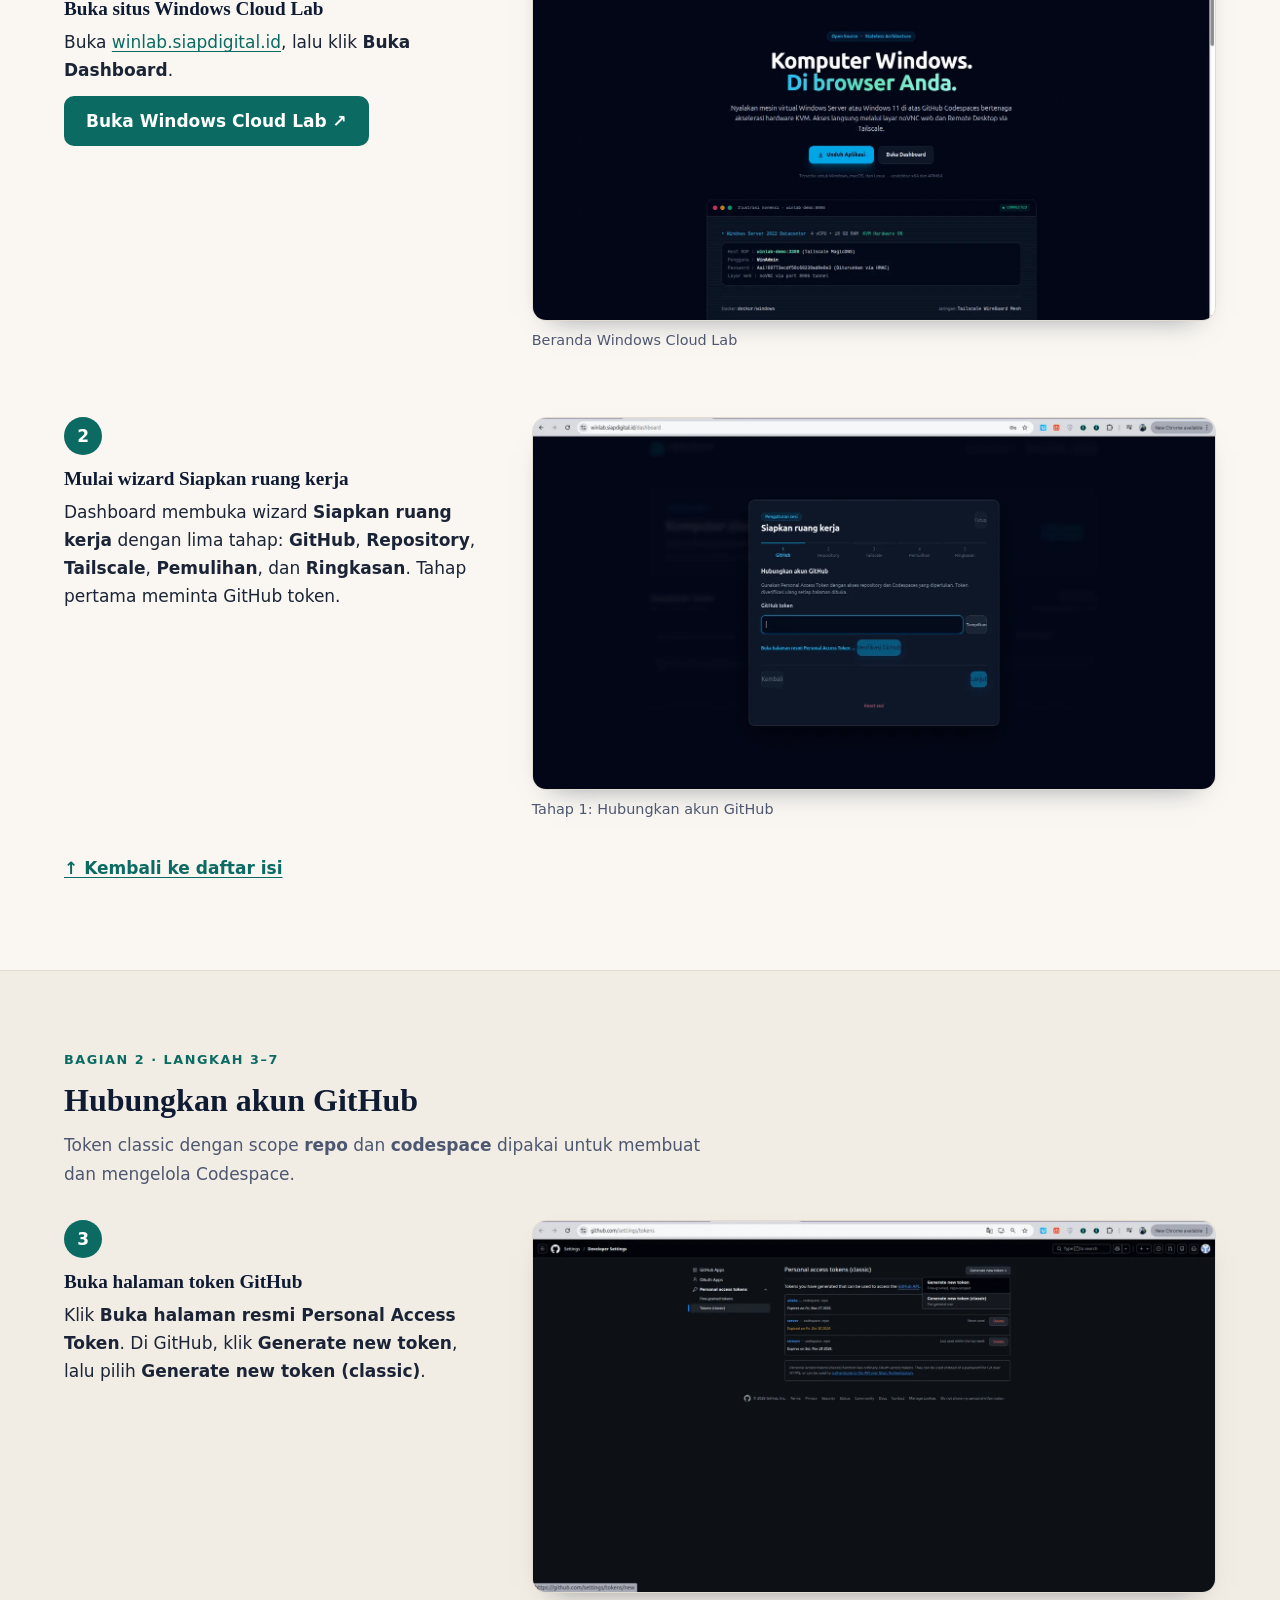
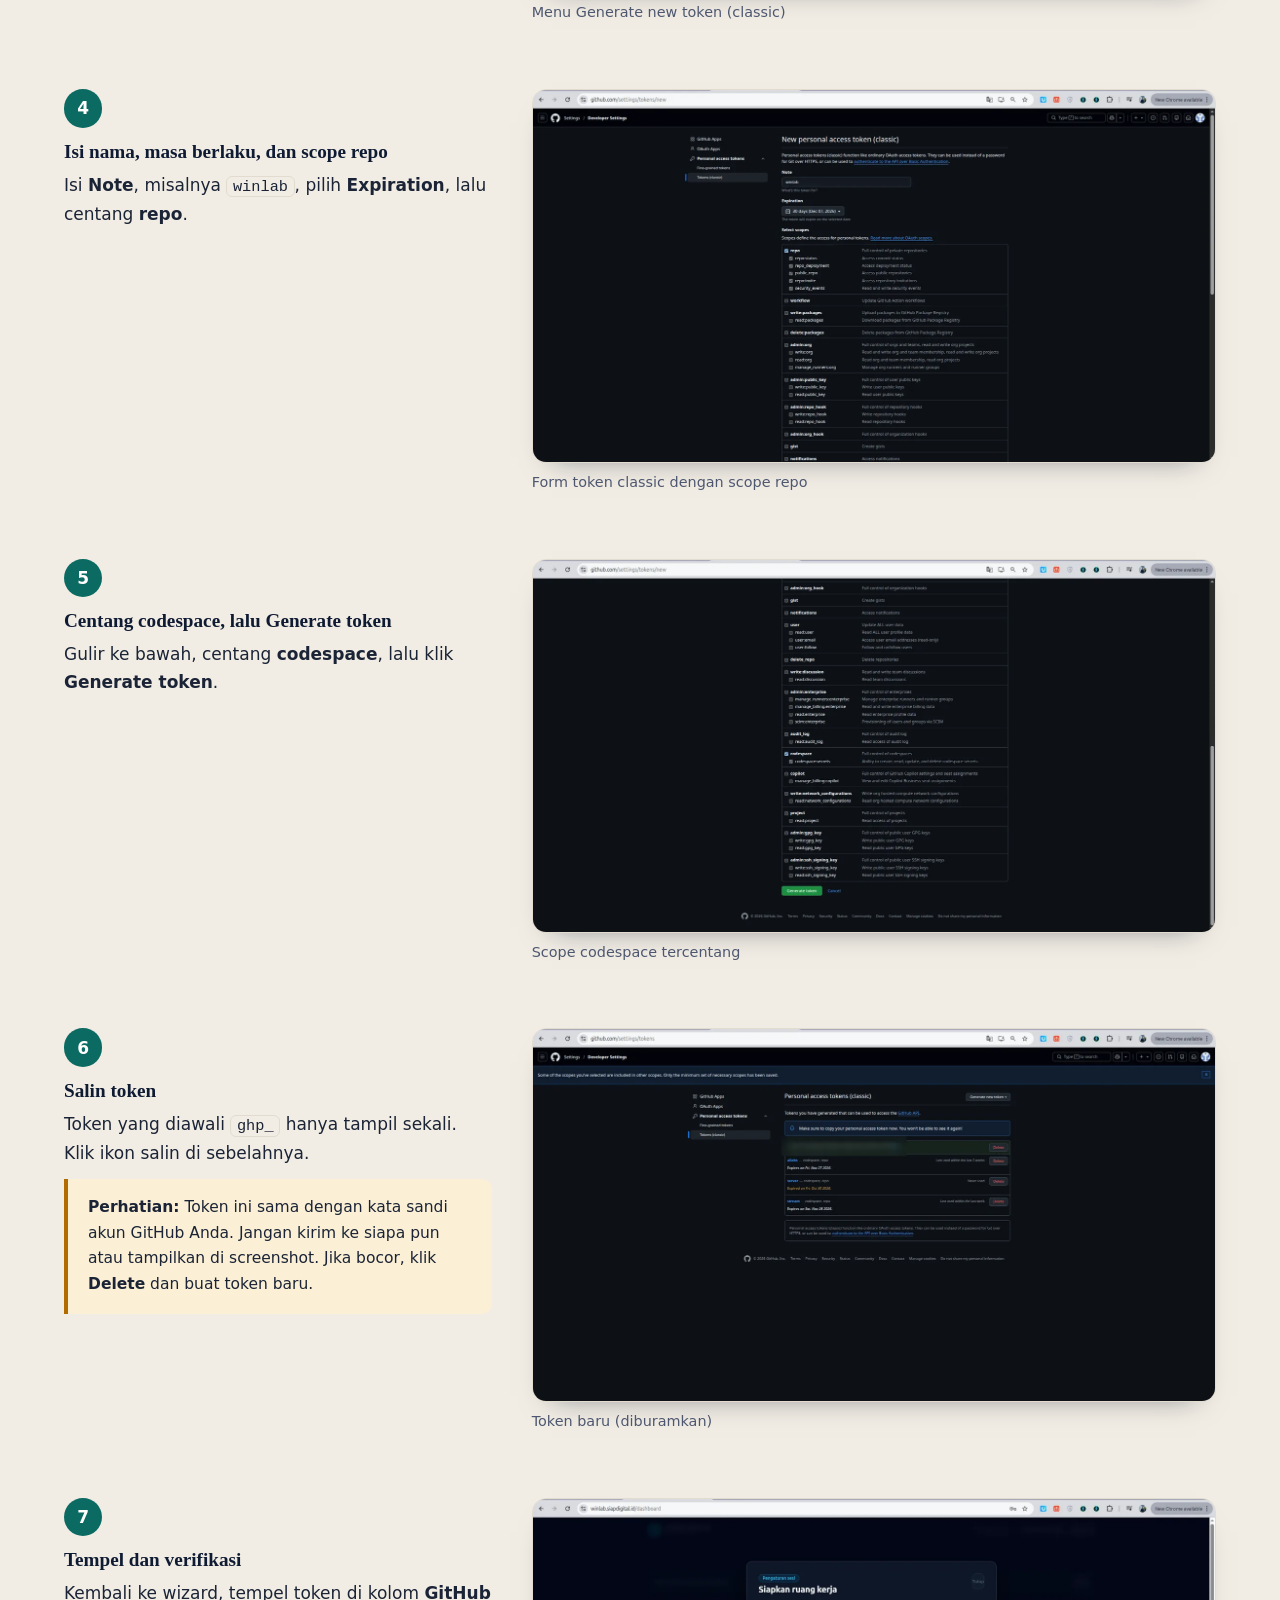
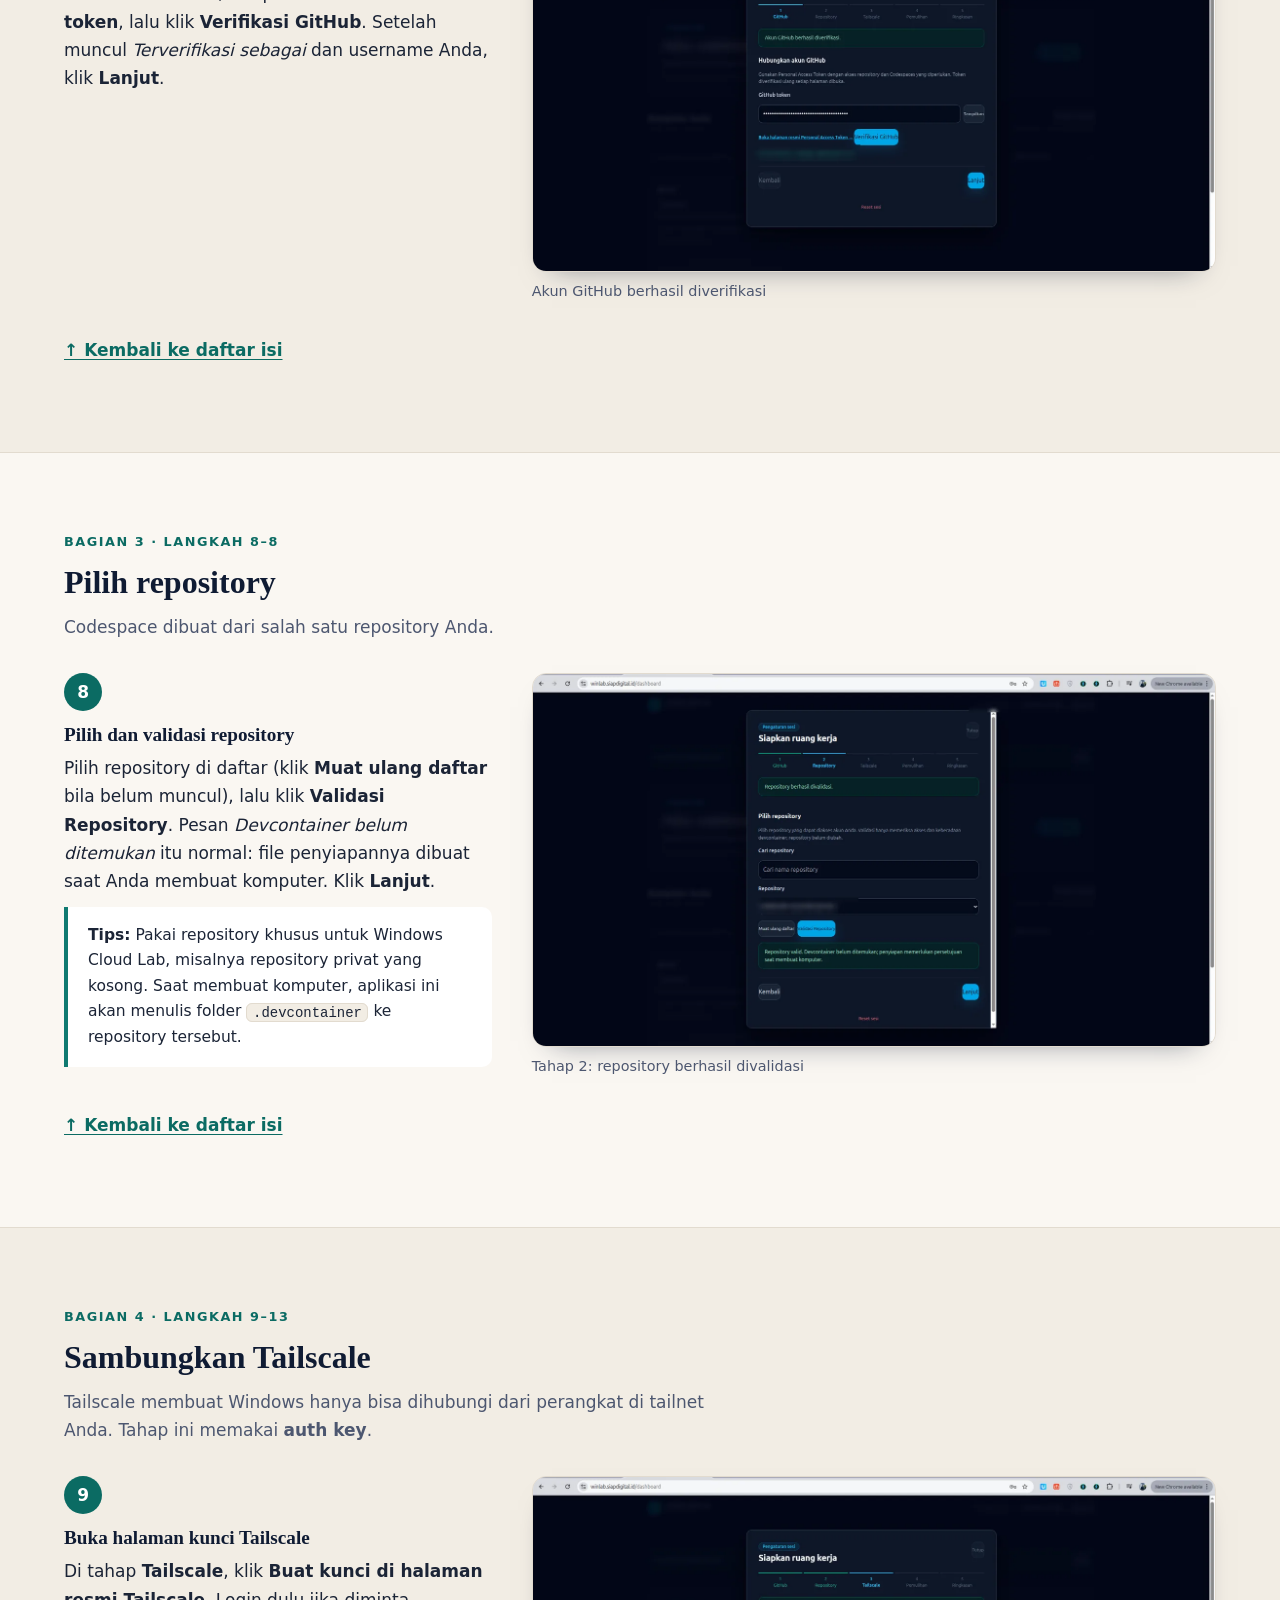
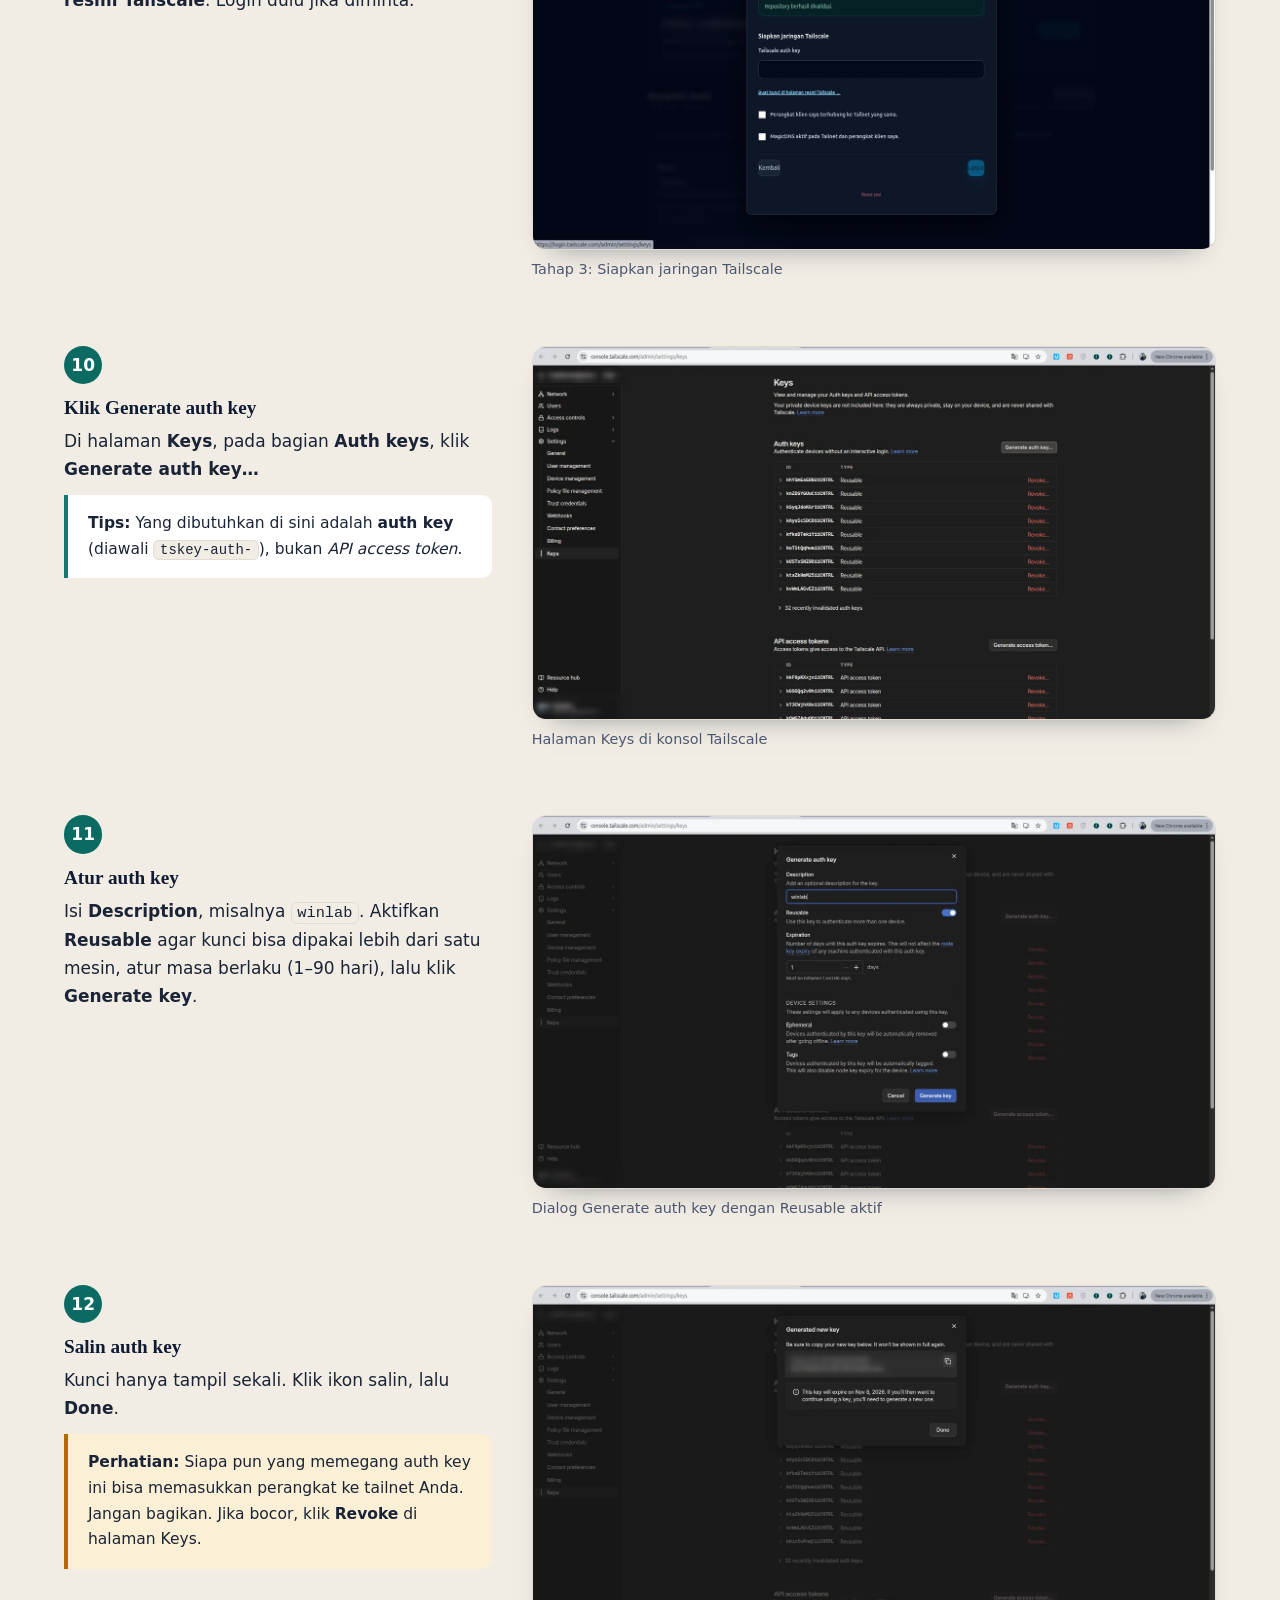
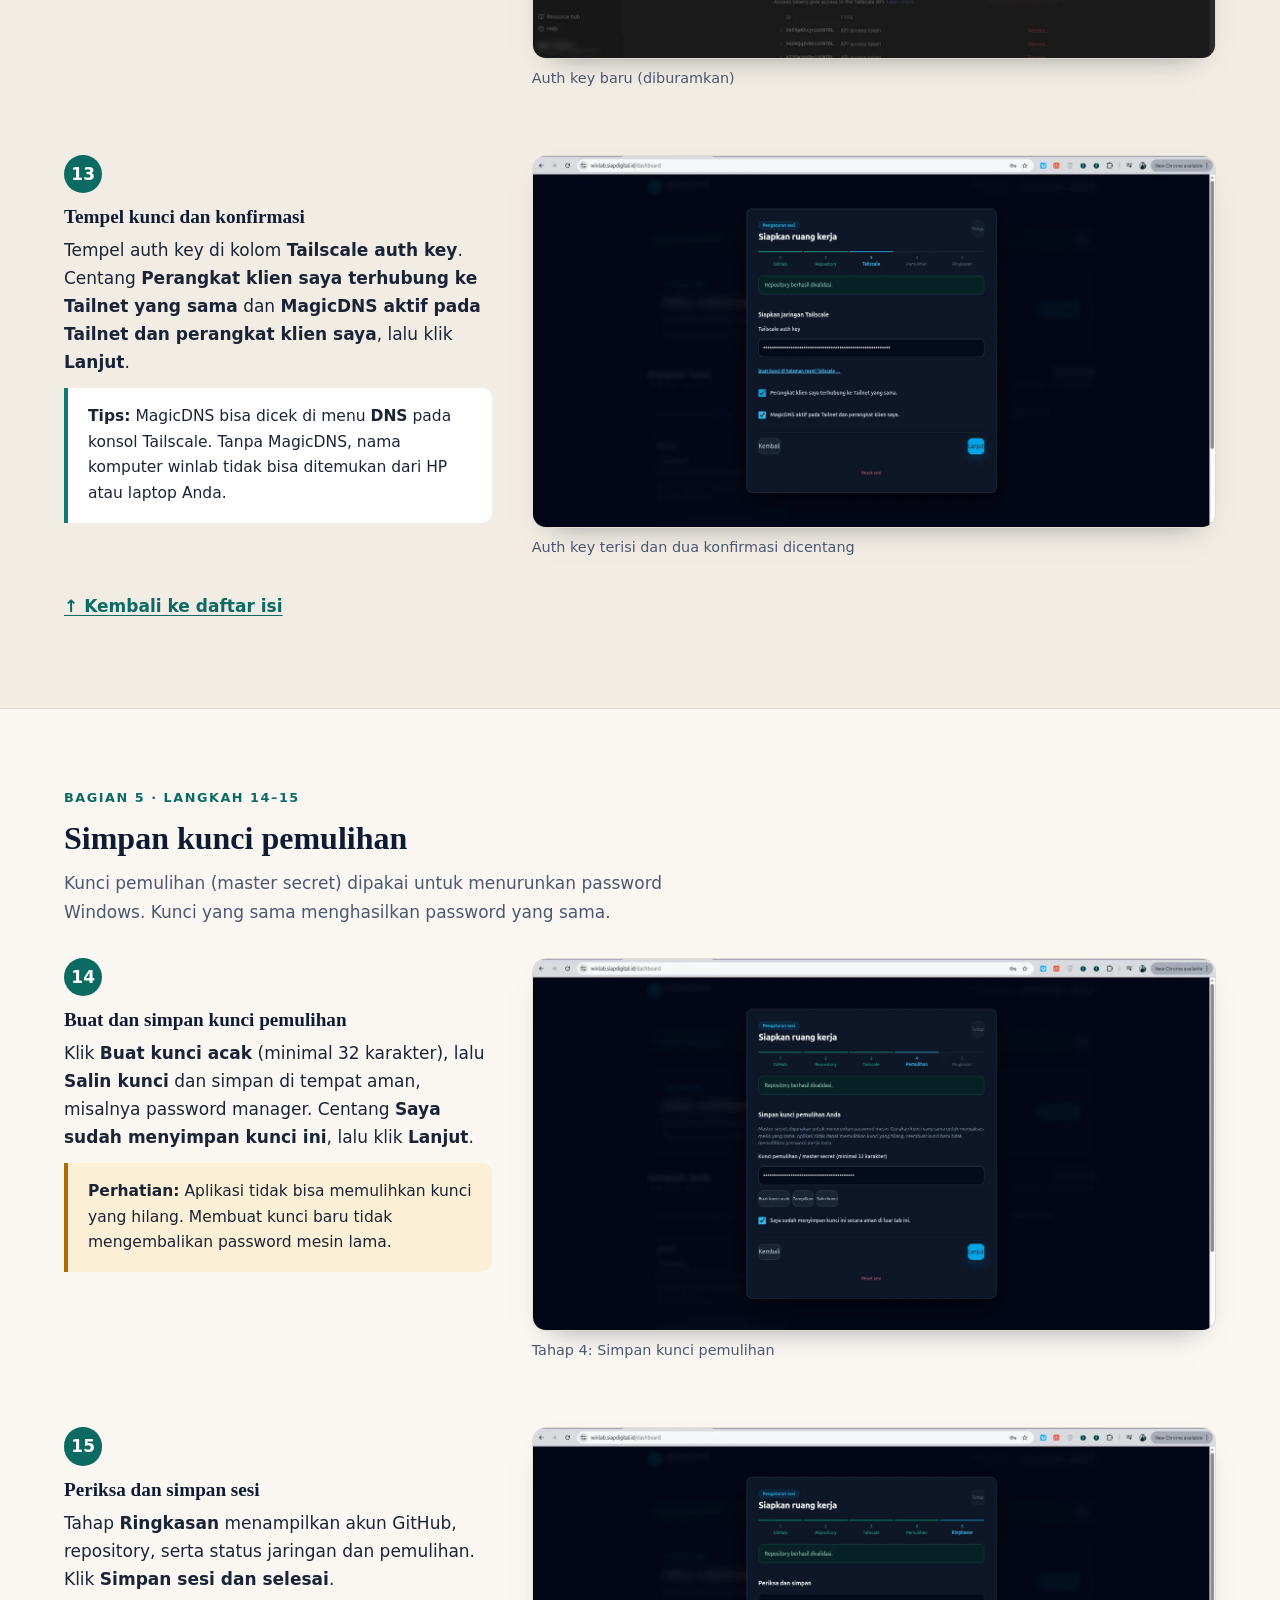
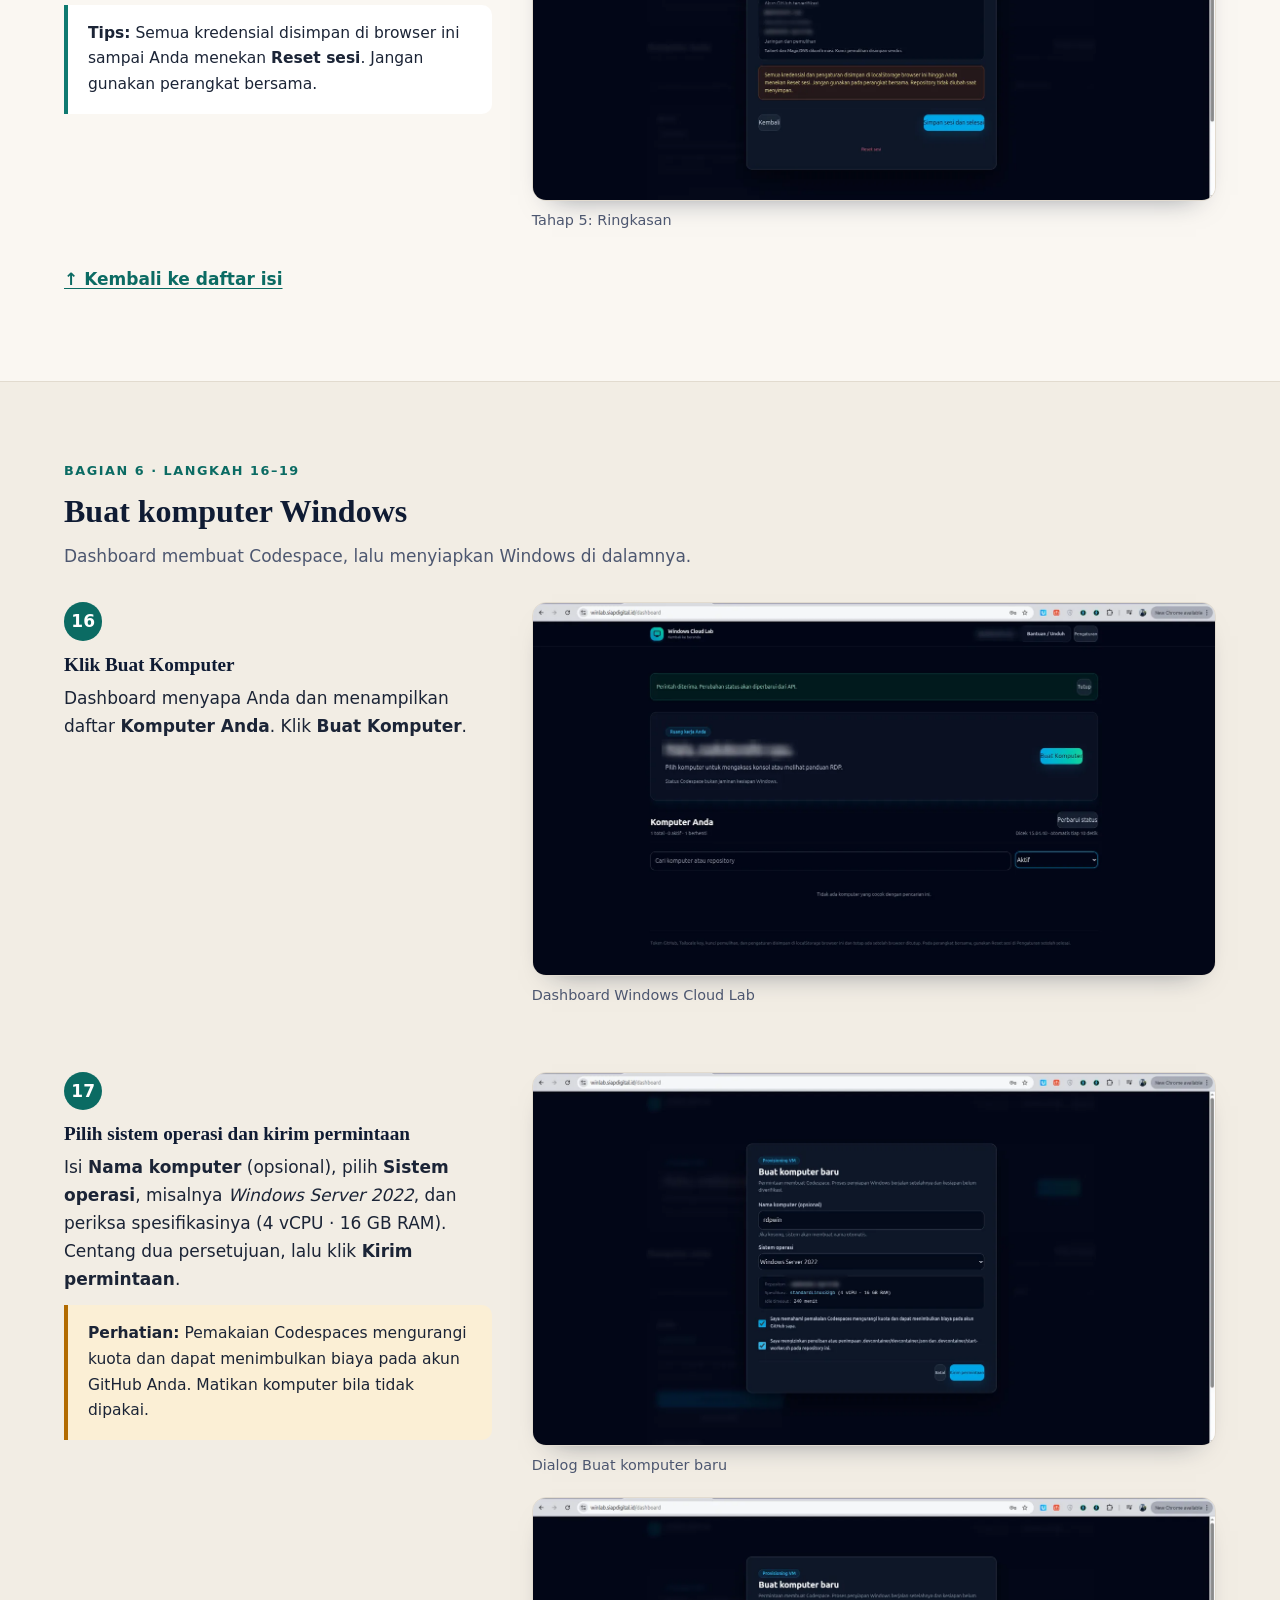
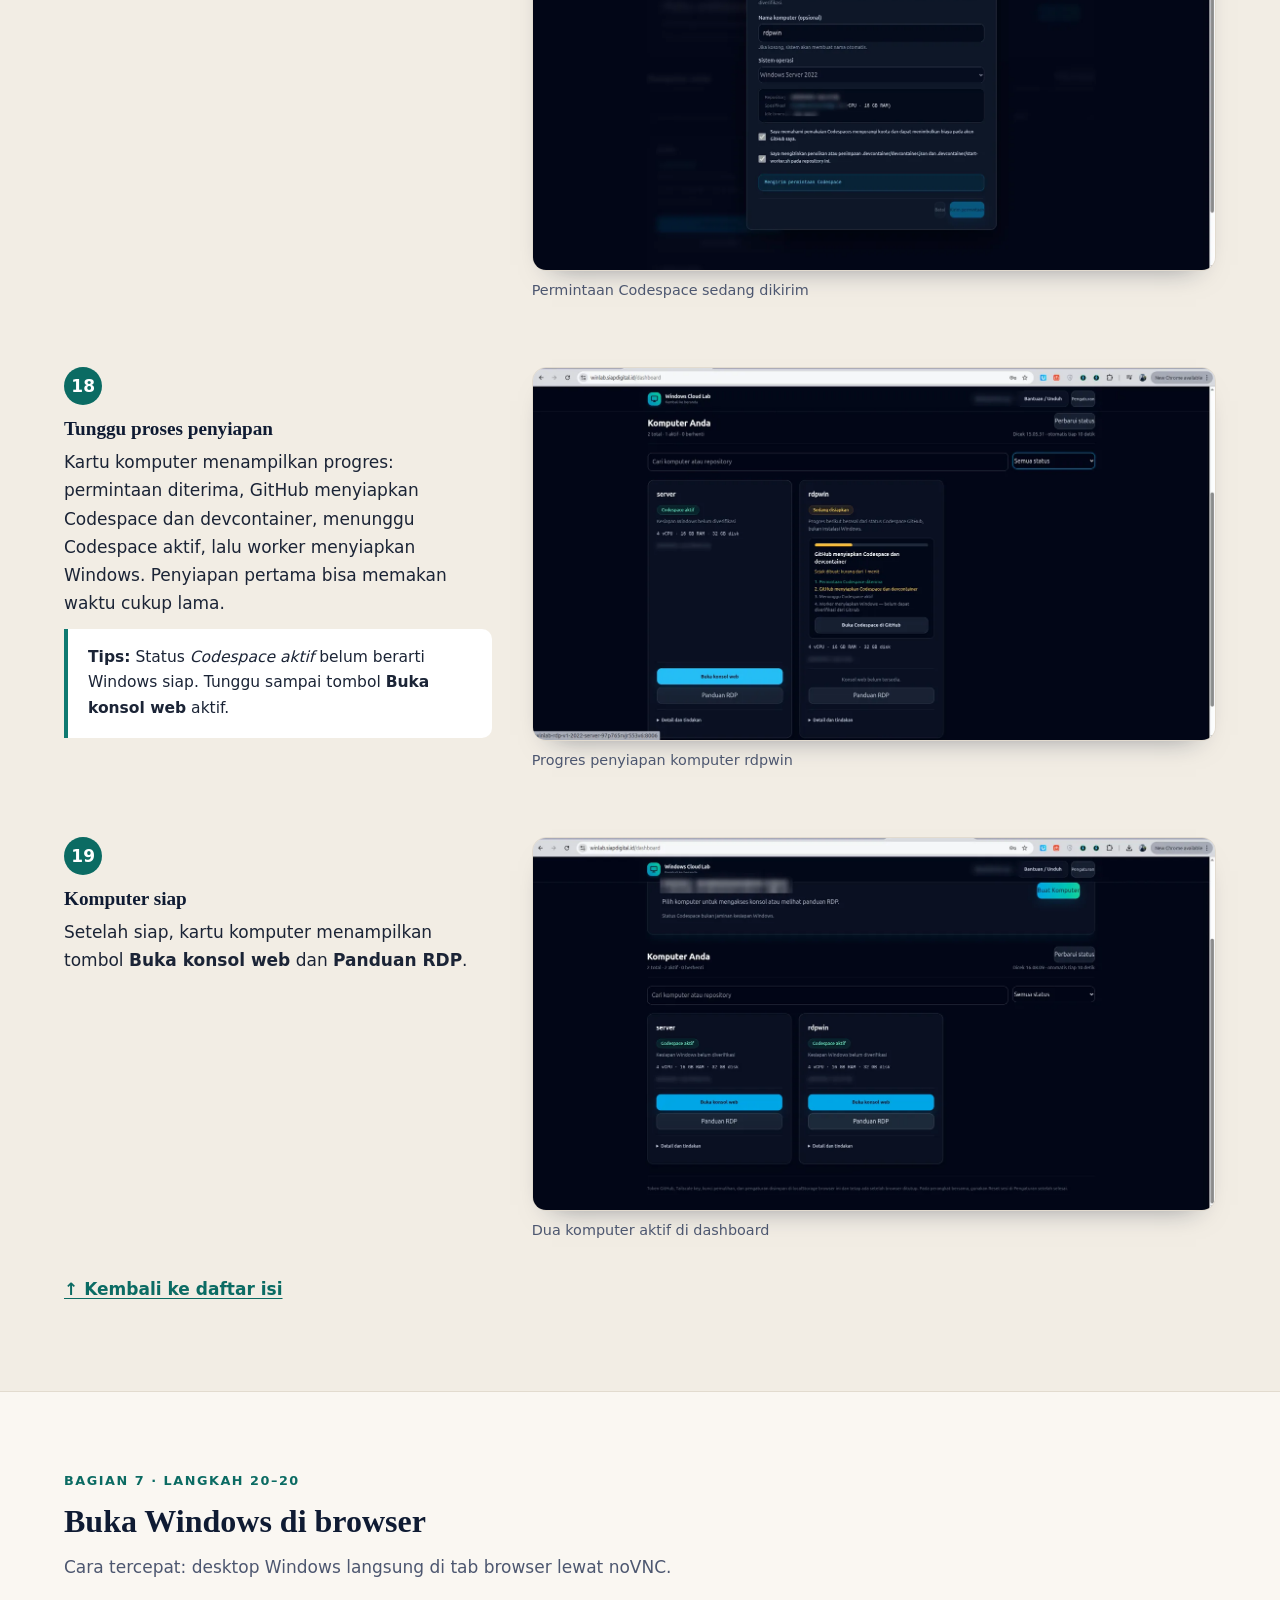
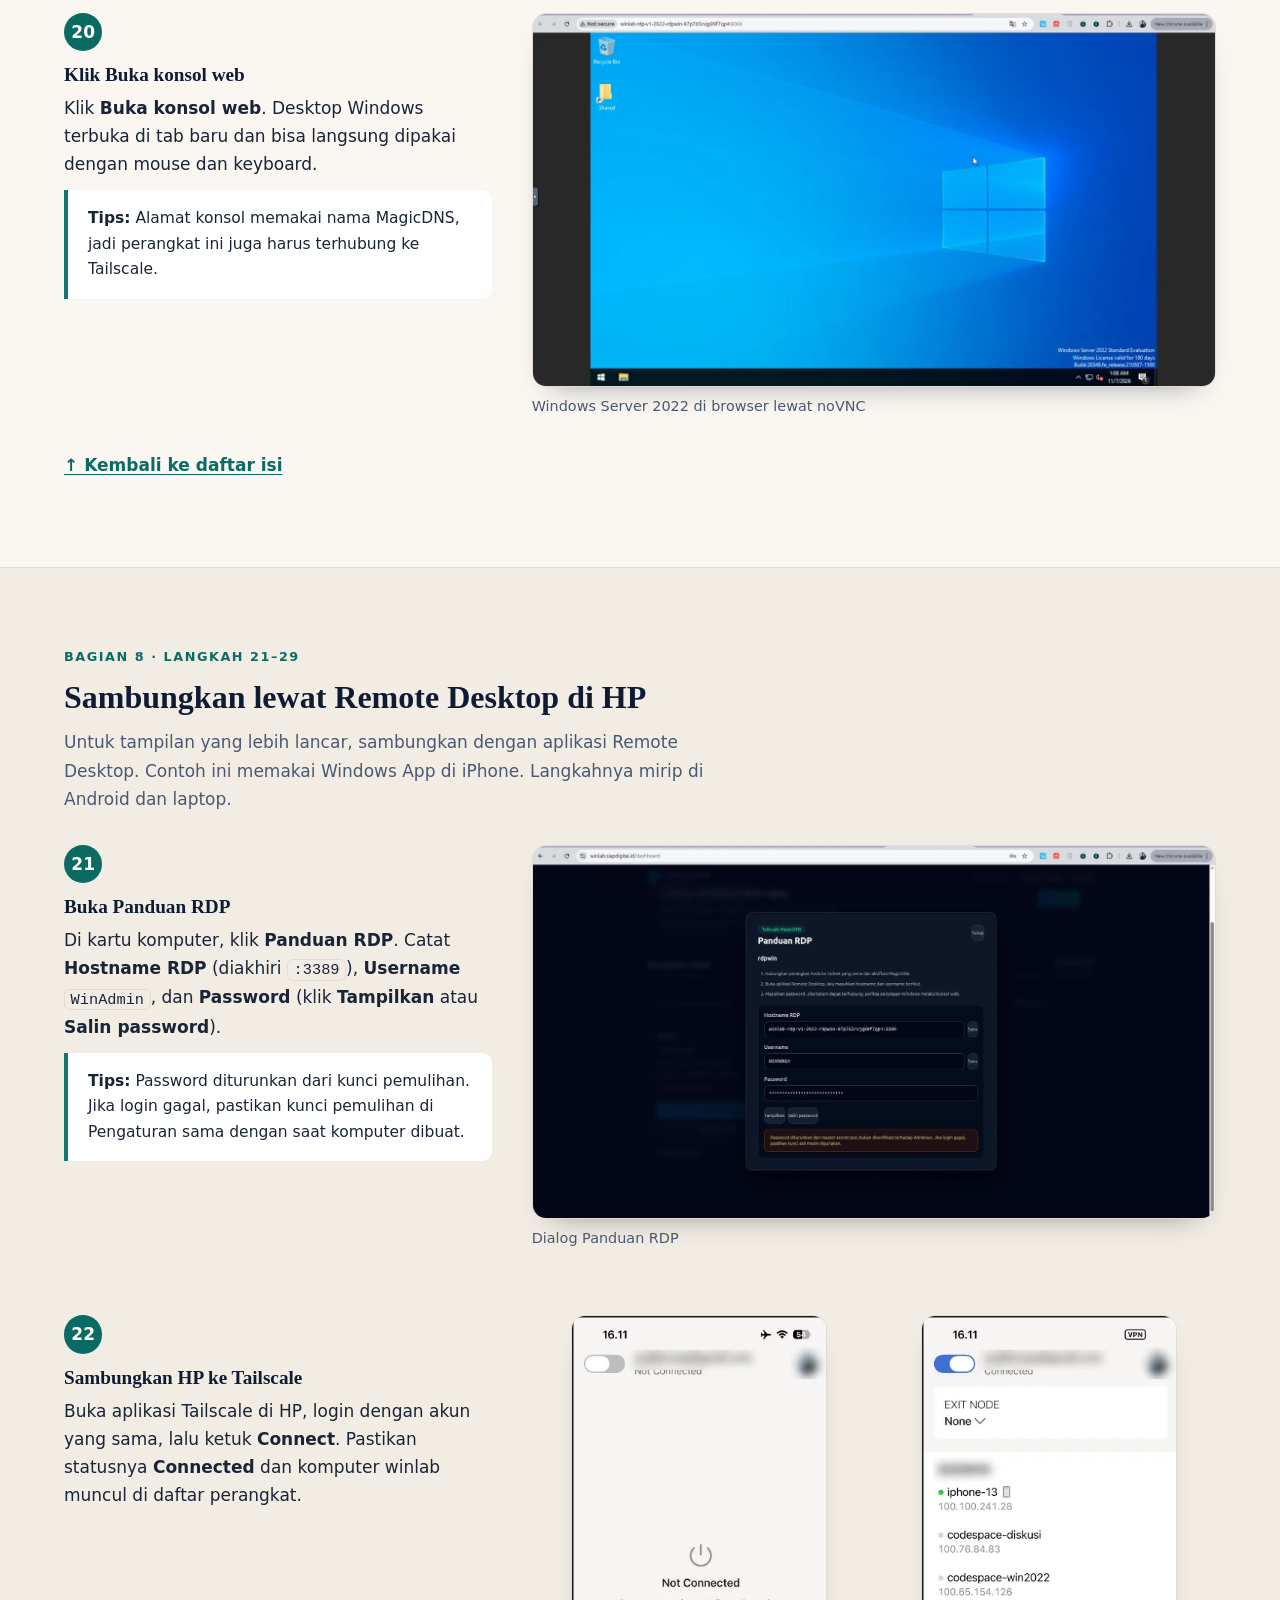
<file: panduan/windows-cloud-lab/index.html>
<!doctype html>
<html lang="id">
<head>
  <meta charset="utf-8">
  <meta name="viewport" content="width=device-width, initial-scale=1">
  <title>Tutorial Windows Cloud Lab: Komputer Windows di Browser dan HP — Siap Digital</title>
  <meta name="description" content="Tutorial bergambar menyalakan komputer Windows di GitHub Codespaces dengan Windows Cloud Lab: token GitHub, auth key Tailscale, buat komputer, lalu buka lewat browser atau Remote Desktop di HP.">
  <meta name="theme-color" content="#0f1b33">
  <meta property="og:type" content="article">
  <meta property="og:site_name" content="Siap Digital">
  <meta property="og:locale" content="id_ID">
  <meta property="og:title" content="Tutorial Windows Cloud Lab: Komputer Windows di Browser dan HP">
  <meta property="og:description" content="29 langkah bergambar menyalakan Windows Server di GitHub Codespaces lewat Windows Cloud Lab, lalu membukanya di browser atau Remote Desktop di HP.">
  <meta property="og:url" content="https://siapdigital.id/panduan/windows-cloud-lab/">
  <meta property="og:image" content="https://siapdigital.id/assets/img/panduan/windows-cloud-lab/sampul-windows-cloud-lab.jpg">
  <meta property="og:image:type" content="image/jpeg">
  <meta property="og:image:width" content="1200">
  <meta property="og:image:height" content="675">
  <meta property="og:image:alt" content="Sampul tutorial: desktop Windows di browser dan di HP lewat Windows Cloud Lab">
  <meta name="twitter:card" content="summary_large_image">
  <meta name="twitter:title" content="Tutorial Windows Cloud Lab: Komputer Windows di Browser dan HP">
  <meta name="twitter:description" content="Nyalakan Windows di GitHub Codespaces, lalu buka lewat browser atau Remote Desktop di HP.">
  <meta name="twitter:image" content="https://siapdigital.id/assets/img/panduan/windows-cloud-lab/sampul-windows-cloud-lab.jpg">
  <link rel="icon" href="../../assets/img/favicon.svg" type="image/svg+xml">
  <link rel="stylesheet" href="../../assets/css/style.css">
  <script src="../../assets/js/main.js" defer></script>
  <script src="../../assets/js/lightbox.js" defer></script>
</head>
<body>
  <a class="skip-link" href="#konten">Lewati ke konten</a>

  <header class="site-header">
    <nav class="container nav" aria-label="Navigasi utama">
      <a class="brand" href="../../"><span class="brand-mark" aria-hidden="true">S</span>Siap Digital</a>
      <button class="nav-toggle" type="button" aria-expanded="false" aria-controls="nav-links">Menu</button>
      <ul class="nav-links" id="nav-links">
        <li><a href="../../">Beranda</a></li>
        <li><a href="../../apps/">Aplikasi</a></li>
        <li><a href="../" aria-current="page">Panduan</a></li>
        <li><a href="../../privacy/">Privasi</a></li>
        <li><a href="../../terms/">Ketentuan</a></li>
      </ul>
    </nav>
  </header>

  <main id="konten">
    <section class="hero">
      <div class="container hero-grid">
        <div>
          <span class="eyebrow">Panduan · Remote Desktop</span>
          <h1>Komputer Windows di browser dan HP Anda.</h1>
          <p class="lead">Nyalakan <strong>Windows Server</strong> atau <strong>Windows 11</strong> di GitHub Codespaces lewat <strong>Windows Cloud Lab</strong>, hubungkan secara privat dengan <strong>Tailscale</strong>, lalu buka di <strong>browser</strong> atau <strong>Remote Desktop</strong> di HP.</p>
          <div class="btn-row">
            <a class="btn btn-primary" href="#langkah-1">Mulai dari langkah 1</a>
            <a class="btn btn-secondary" href="https://winlab.siapdigital.id/" target="_blank" rel="noopener">Buka Windows Cloud Lab ↗</a>
          </div>
        </div>
        <aside class="hero-panel" aria-labelledby="ringkas-heading">
          <h2 id="ringkas-heading">Sekilas</h2>
          <ol>
            <li>Level <strong>pemula</strong>, sekitar <strong>30 menit</strong>, 29 langkah bergambar.</li>
            <li>Hasil: komputer <strong>Windows</strong> 4 vCPU · 16 GB RAM yang bisa dibuka dari browser atau HP.</li>
            <li>Akses privat lewat <strong>Tailscale</strong>, tanpa port publik.</li>
            <li>Berjalan di <strong>GitHub Codespaces</strong> Anda; pemakaian mengurangi kuota akun GitHub.</li>
          </ol>
        </aside>
      </div>
      <figure class="container guide-cover">
        <img src="../../assets/img/panduan/windows-cloud-lab/sampul-windows-cloud-lab.jpg" width="1200" height="675" alt="Sampul tutorial: desktop Windows di browser dan di HP lewat Windows Cloud Lab" fetchpriority="high" decoding="async">
      </figure>
    </section>

    <section class="section section-alt" id="alur" aria-labelledby="alur-heading">
      <div class="container">
        <div class="section-head">
          <h2 id="alur-heading">Alur produksi</h2>
          <p>Empat tahap, semuanya dari browser.</p>
        </div>
        <ol class="flow">
          <li>
            <span class="flow-label">01 · Akun</span>
            <h3>GitHub &amp; Tailscale</h3>
            <p>Token GitHub, repository, dan auth key Tailscale</p>
          </li>
          <li>
            <span class="flow-label">02 · Mesin</span>
            <h3>Windows Cloud Lab</h3>
            <p>Buat komputer Windows di GitHub Codespaces</p>
          </li>
          <li>
            <span class="flow-label">03 · Browser</span>
            <h3>Konsol web</h3>
            <p>Buka desktop Windows langsung di browser</p>
          </li>
          <li>
            <span class="flow-label">04 · RDP</span>
            <h3>Windows App</h3>
            <p>Sambungkan dari HP atau laptop lewat Tailscale</p>
          </li>
        </ol>
        <div class="btn-row">
          <a class="btn btn-primary" href="https://winlab.siapdigital.id/" target="_blank" rel="noopener">Buka Windows Cloud Lab ↗</a>
          <a class="btn btn-secondary" href="https://github.com/sodikinnaa/rdp-generator" target="_blank" rel="noopener">Kode sumber di GitHub ↗</a>
        </div>
      </div>
    </section>

    <section class="section" id="persiapan" aria-labelledby="persiapan-heading">
      <div class="container">
        <div class="section-head">
          <h2 id="persiapan-heading">Yang perlu disiapkan</h2>
          <p>Siapkan akun berikut sebelum mulai. Pembuatan token GitHub dan auth key Tailscale dijelaskan di tutorial ini.</p>
        </div>
        <ul class="principles requirements">
          <li>
            <h3><a href="https://github.com/" target="_blank" rel="noopener">Akun GitHub</a></h3>
            <p>Untuk token dan Codespaces. Siapkan satu repository khusus, misalnya repository privat yang kosong.</p>
          </li>
          <li>
            <h3><a href="https://login.tailscale.com/" target="_blank" rel="noopener">Akun Tailscale</a></h3>
            <p>Untuk auth key. Pastikan MagicDNS aktif di tailnet Anda.</p>
          </li>
          <li>
            <h3><a href="https://tailscale.com/download" target="_blank" rel="noopener">Aplikasi Tailscale</a></h3>
            <p>Pasang di HP atau laptop yang dipakai untuk membuka Windows, lalu login dengan akun yang sama.</p>
          </li>
          <li>
            <h3>Windows App (opsional)</h3>
            <p>Aplikasi Remote Desktop dari Microsoft untuk HP atau laptop. Tanpa aplikasi ini, Windows tetap bisa dibuka lewat konsol web.</p>
          </li>
          <li>
            <h3>Browser desktop</h3>
            <p>Chrome atau Edge. Hindari perangkat bersama karena kredensial disimpan di browser.</p>
          </li>
        </ul>
      </div>
    </section>

    <section class="section section-alt" id="daftar-isi" aria-labelledby="daftar-isi-heading">
      <div class="container">
        <div class="section-head">
          <h2 id="daftar-isi-heading">Daftar isi</h2>
          <p>Token, auth key, alamat email, dan nama akun di tangkapan layar sudah kami buramkan.</p>
        </div>
        <ol class="guide-toc">
          <li><a href="#buka-winlab"><span class="toc-part">Bagian 1</span><span class="toc-title">Buka Windows Cloud Lab</span><span class="toc-steps">Langkah 1–2</span></a></li>
          <li><a href="#token-github"><span class="toc-part">Bagian 2</span><span class="toc-title">Hubungkan akun GitHub</span><span class="toc-steps">Langkah 3–7</span></a></li>
          <li><a href="#repository"><span class="toc-part">Bagian 3</span><span class="toc-title">Pilih repository</span><span class="toc-steps">Langkah 8–8</span></a></li>
          <li><a href="#tailscale"><span class="toc-part">Bagian 4</span><span class="toc-title">Sambungkan Tailscale</span><span class="toc-steps">Langkah 9–13</span></a></li>
          <li><a href="#pemulihan"><span class="toc-part">Bagian 5</span><span class="toc-title">Simpan kunci pemulihan</span><span class="toc-steps">Langkah 14–15</span></a></li>
          <li><a href="#buat-komputer"><span class="toc-part">Bagian 6</span><span class="toc-title">Buat komputer Windows</span><span class="toc-steps">Langkah 16–19</span></a></li>
          <li><a href="#konsol-web"><span class="toc-part">Bagian 7</span><span class="toc-title">Buka Windows di browser</span><span class="toc-steps">Langkah 20–20</span></a></li>
          <li><a href="#rdp-hp"><span class="toc-part">Bagian 8</span><span class="toc-title">Sambungkan lewat Remote Desktop di HP</span><span class="toc-steps">Langkah 21–29</span></a></li>
        </ol>
      </div>
    </section>

    <section class="section" id="buka-winlab" aria-labelledby="buka-winlab-heading">
      <div class="container">
        <div class="section-head">
          <span class="eyebrow">Bagian 1 · Langkah 1–2</span>
          <h2 id="buka-winlab-heading">Buka Windows Cloud Lab</h2>
          <p>Windows Cloud Lab menyalakan Windows Server atau Windows 11 di GitHub Codespaces. Semua pengaturan dilakukan dari dashboard web.</p>
        </div>

        <ol class="guide-steps" start="1">
          <li class="guide-step" id="langkah-1">
            <div class="guide-text">
              <span class="step-no" aria-hidden="true">1</span>
              <h3>Buka situs Windows Cloud Lab</h3>
              <p>Buka <a href="https://winlab.siapdigital.id/" target="_blank" rel="noopener">winlab.siapdigital.id</a>, lalu klik <strong>Buka Dashboard</strong>.</p>
              <a class="btn btn-primary" href="https://winlab.siapdigital.id/" target="_blank" rel="noopener">Buka Windows Cloud Lab ↗</a>
            </div>
            <figure class="guide-shot">
              <a href="../../assets/img/panduan/windows-cloud-lab/01-winlab-beranda.webp"><img src="../../assets/img/panduan/windows-cloud-lab/01-winlab-beranda.webp" width="1400" height="763" alt="Windows Cloud Lab: Beranda Windows Cloud Lab" loading="lazy" decoding="async"></a>
              <figcaption>Beranda Windows Cloud Lab</figcaption>
            </figure>
          </li>
          <li class="guide-step" id="langkah-2">
            <div class="guide-text">
              <span class="step-no" aria-hidden="true">2</span>
              <h3>Mulai wizard Siapkan ruang kerja</h3>
              <p>Dashboard membuka wizard <strong>Siapkan ruang kerja</strong> dengan lima tahap: <strong>GitHub</strong>, <strong>Repository</strong>, <strong>Tailscale</strong>, <strong>Pemulihan</strong>, dan <strong>Ringkasan</strong>. Tahap pertama meminta GitHub token.</p>
            </div>
            <figure class="guide-shot">
              <a href="../../assets/img/panduan/windows-cloud-lab/02-winlab-siapkan-ruang-kerja.webp"><img src="../../assets/img/panduan/windows-cloud-lab/02-winlab-siapkan-ruang-kerja.webp" width="1400" height="763" alt="Windows Cloud Lab: Tahap 1: Hubungkan akun GitHub" loading="lazy" decoding="async"></a>
              <figcaption>Tahap 1: Hubungkan akun GitHub</figcaption>
            </figure>
          </li>
        </ol>
        <a class="back-link" href="#daftar-isi">↑ Kembali ke daftar isi</a>
      </div>
    </section>
    <section class="section section-alt" id="token-github" aria-labelledby="token-github-heading">
      <div class="container">
        <div class="section-head">
          <span class="eyebrow">Bagian 2 · Langkah 3–7</span>
          <h2 id="token-github-heading">Hubungkan akun GitHub</h2>
          <p>Token classic dengan scope <strong>repo</strong> dan <strong>codespace</strong> dipakai untuk membuat dan mengelola Codespace.</p>
        </div>

        <ol class="guide-steps" start="3">
          <li class="guide-step" id="langkah-3">
            <div class="guide-text">
              <span class="step-no" aria-hidden="true">3</span>
              <h3>Buka halaman token GitHub</h3>
              <p>Klik <strong>Buka halaman resmi Personal Access Token</strong>. Di GitHub, klik <strong>Generate new token</strong>, lalu pilih <strong>Generate new token (classic)</strong>.</p>
            </div>
            <figure class="guide-shot">
              <a href="../../assets/img/panduan/windows-cloud-lab/03-github-token-baru-menu.webp"><img src="../../assets/img/panduan/windows-cloud-lab/03-github-token-baru-menu.webp" width="1400" height="763" alt="GitHub: Menu Generate new token (classic)" loading="lazy" decoding="async"></a>
              <figcaption>Menu Generate new token (classic)</figcaption>
            </figure>
          </li>
          <li class="guide-step" id="langkah-4">
            <div class="guide-text">
              <span class="step-no" aria-hidden="true">4</span>
              <h3>Isi nama, masa berlaku, dan scope repo</h3>
              <p>Isi <strong>Note</strong>, misalnya <code>winlab</code>, pilih <strong>Expiration</strong>, lalu centang <strong>repo</strong>.</p>
            </div>
            <figure class="guide-shot">
              <a href="../../assets/img/panduan/windows-cloud-lab/04-github-token-form.webp"><img src="../../assets/img/panduan/windows-cloud-lab/04-github-token-form.webp" width="1400" height="763" alt="GitHub: Form token classic dengan scope repo" loading="lazy" decoding="async"></a>
              <figcaption>Form token classic dengan scope repo</figcaption>
            </figure>
          </li>
          <li class="guide-step" id="langkah-5">
            <div class="guide-text">
              <span class="step-no" aria-hidden="true">5</span>
              <h3>Centang codespace, lalu Generate token</h3>
              <p>Gulir ke bawah, centang <strong>codespace</strong>, lalu klik <strong>Generate token</strong>.</p>
            </div>
            <figure class="guide-shot">
              <a href="../../assets/img/panduan/windows-cloud-lab/05-github-token-scope.webp"><img src="../../assets/img/panduan/windows-cloud-lab/05-github-token-scope.webp" width="1400" height="763" alt="GitHub: Scope codespace tercentang" loading="lazy" decoding="async"></a>
              <figcaption>Scope codespace tercentang</figcaption>
            </figure>
          </li>
          <li class="guide-step" id="langkah-6">
            <div class="guide-text">
              <span class="step-no" aria-hidden="true">6</span>
              <h3>Salin token</h3>
              <p>Token yang diawali <code>ghp_</code> hanya tampil sekali. Klik ikon salin di sebelahnya.</p>
              <div class="callout warn"><p><strong>Perhatian:</strong> Token ini sama dengan kata sandi akun GitHub Anda. Jangan kirim ke siapa pun atau tampilkan di screenshot. Jika bocor, klik <strong>Delete</strong> dan buat token baru.</p></div>
            </div>
            <figure class="guide-shot">
              <a href="../../assets/img/panduan/windows-cloud-lab/06-github-token-salin.webp"><img src="../../assets/img/panduan/windows-cloud-lab/06-github-token-salin.webp" width="1400" height="763" alt="GitHub: Token baru (diburamkan)" loading="lazy" decoding="async"></a>
              <figcaption>Token baru (diburamkan)</figcaption>
            </figure>
          </li>
          <li class="guide-step" id="langkah-7">
            <div class="guide-text">
              <span class="step-no" aria-hidden="true">7</span>
              <h3>Tempel dan verifikasi</h3>
              <p>Kembali ke wizard, tempel token di kolom <strong>GitHub token</strong>, lalu klik <strong>Verifikasi GitHub</strong>. Setelah muncul <em>Terverifikasi sebagai</em> dan username Anda, klik <strong>Lanjut</strong>.</p>
            </div>
            <figure class="guide-shot">
              <a href="../../assets/img/panduan/windows-cloud-lab/07-winlab-github-terverifikasi.webp"><img src="../../assets/img/panduan/windows-cloud-lab/07-winlab-github-terverifikasi.webp" width="1400" height="763" alt="Windows Cloud Lab: Akun GitHub berhasil diverifikasi" loading="lazy" decoding="async"></a>
              <figcaption>Akun GitHub berhasil diverifikasi</figcaption>
            </figure>
          </li>
        </ol>
        <a class="back-link" href="#daftar-isi">↑ Kembali ke daftar isi</a>
      </div>
    </section>
    <section class="section" id="repository" aria-labelledby="repository-heading">
      <div class="container">
        <div class="section-head">
          <span class="eyebrow">Bagian 3 · Langkah 8–8</span>
          <h2 id="repository-heading">Pilih repository</h2>
          <p>Codespace dibuat dari salah satu repository Anda.</p>
        </div>

        <ol class="guide-steps" start="8">
          <li class="guide-step" id="langkah-8">
            <div class="guide-text">
              <span class="step-no" aria-hidden="true">8</span>
              <h3>Pilih dan validasi repository</h3>
              <p>Pilih repository di daftar (klik <strong>Muat ulang daftar</strong> bila belum muncul), lalu klik <strong>Validasi Repository</strong>. Pesan <em>Devcontainer belum ditemukan</em> itu normal: file penyiapannya dibuat saat Anda membuat komputer. Klik <strong>Lanjut</strong>.</p>
              <div class="callout"><p><strong>Tips:</strong> Pakai repository khusus untuk Windows Cloud Lab, misalnya repository privat yang kosong. Saat membuat komputer, aplikasi ini akan menulis folder <code>.devcontainer</code> ke repository tersebut.</p></div>
            </div>
            <figure class="guide-shot">
              <a href="../../assets/img/panduan/windows-cloud-lab/08-winlab-pilih-repository.webp"><img src="../../assets/img/panduan/windows-cloud-lab/08-winlab-pilih-repository.webp" width="1400" height="763" alt="Windows Cloud Lab: Tahap 2: repository berhasil divalidasi" loading="lazy" decoding="async"></a>
              <figcaption>Tahap 2: repository berhasil divalidasi</figcaption>
            </figure>
          </li>
        </ol>
        <a class="back-link" href="#daftar-isi">↑ Kembali ke daftar isi</a>
      </div>
    </section>
    <section class="section section-alt" id="tailscale" aria-labelledby="tailscale-heading">
      <div class="container">
        <div class="section-head">
          <span class="eyebrow">Bagian 4 · Langkah 9–13</span>
          <h2 id="tailscale-heading">Sambungkan Tailscale</h2>
          <p>Tailscale membuat Windows hanya bisa dihubungi dari perangkat di tailnet Anda. Tahap ini memakai <strong>auth key</strong>.</p>
        </div>

        <ol class="guide-steps" start="9">
          <li class="guide-step" id="langkah-9">
            <div class="guide-text">
              <span class="step-no" aria-hidden="true">9</span>
              <h3>Buka halaman kunci Tailscale</h3>
              <p>Di tahap <strong>Tailscale</strong>, klik <strong>Buat kunci di halaman resmi Tailscale</strong>. Login dulu jika diminta.</p>
            </div>
            <figure class="guide-shot">
              <a href="../../assets/img/panduan/windows-cloud-lab/09-winlab-tahap-tailscale.webp"><img src="../../assets/img/panduan/windows-cloud-lab/09-winlab-tahap-tailscale.webp" width="1400" height="763" alt="Windows Cloud Lab: Tahap 3: Siapkan jaringan Tailscale" loading="lazy" decoding="async"></a>
              <figcaption>Tahap 3: Siapkan jaringan Tailscale</figcaption>
            </figure>
          </li>
          <li class="guide-step" id="langkah-10">
            <div class="guide-text">
              <span class="step-no" aria-hidden="true">10</span>
              <h3>Klik Generate auth key</h3>
              <p>Di halaman <strong>Keys</strong>, pada bagian <strong>Auth keys</strong>, klik <strong>Generate auth key…</strong></p>
              <div class="callout"><p><strong>Tips:</strong> Yang dibutuhkan di sini adalah <strong>auth key</strong> (diawali <code>tskey-auth-</code>), bukan <em>API access token</em>.</p></div>
            </div>
            <figure class="guide-shot">
              <a href="../../assets/img/panduan/windows-cloud-lab/10-tailscale-keys.webp"><img src="../../assets/img/panduan/windows-cloud-lab/10-tailscale-keys.webp" width="1400" height="763" alt="Tailscale: Halaman Keys di konsol Tailscale" loading="lazy" decoding="async"></a>
              <figcaption>Halaman Keys di konsol Tailscale</figcaption>
            </figure>
          </li>
          <li class="guide-step" id="langkah-11">
            <div class="guide-text">
              <span class="step-no" aria-hidden="true">11</span>
              <h3>Atur auth key</h3>
              <p>Isi <strong>Description</strong>, misalnya <code>winlab</code>. Aktifkan <strong>Reusable</strong> agar kunci bisa dipakai lebih dari satu mesin, atur masa berlaku (1–90 hari), lalu klik <strong>Generate key</strong>.</p>
            </div>
            <figure class="guide-shot">
              <a href="../../assets/img/panduan/windows-cloud-lab/11-tailscale-buat-auth-key.webp"><img src="../../assets/img/panduan/windows-cloud-lab/11-tailscale-buat-auth-key.webp" width="1400" height="763" alt="Tailscale: Dialog Generate auth key dengan Reusable aktif" loading="lazy" decoding="async"></a>
              <figcaption>Dialog Generate auth key dengan Reusable aktif</figcaption>
            </figure>
          </li>
          <li class="guide-step" id="langkah-12">
            <div class="guide-text">
              <span class="step-no" aria-hidden="true">12</span>
              <h3>Salin auth key</h3>
              <p>Kunci hanya tampil sekali. Klik ikon salin, lalu <strong>Done</strong>.</p>
              <div class="callout warn"><p><strong>Perhatian:</strong> Siapa pun yang memegang auth key ini bisa memasukkan perangkat ke tailnet Anda. Jangan bagikan. Jika bocor, klik <strong>Revoke</strong> di halaman Keys.</p></div>
            </div>
            <figure class="guide-shot">
              <a href="../../assets/img/panduan/windows-cloud-lab/12-tailscale-auth-key-salin.webp"><img src="../../assets/img/panduan/windows-cloud-lab/12-tailscale-auth-key-salin.webp" width="1400" height="763" alt="Tailscale: Auth key baru (diburamkan)" loading="lazy" decoding="async"></a>
              <figcaption>Auth key baru (diburamkan)</figcaption>
            </figure>
          </li>
          <li class="guide-step" id="langkah-13">
            <div class="guide-text">
              <span class="step-no" aria-hidden="true">13</span>
              <h3>Tempel kunci dan konfirmasi</h3>
              <p>Tempel auth key di kolom <strong>Tailscale auth key</strong>. Centang <strong>Perangkat klien saya terhubung ke Tailnet yang sama</strong> dan <strong>MagicDNS aktif pada Tailnet dan perangkat klien saya</strong>, lalu klik <strong>Lanjut</strong>.</p>
              <div class="callout"><p><strong>Tips:</strong> MagicDNS bisa dicek di menu <strong>DNS</strong> pada konsol Tailscale. Tanpa MagicDNS, nama komputer winlab tidak bisa ditemukan dari HP atau laptop Anda.</p></div>
            </div>
            <figure class="guide-shot">
              <a href="../../assets/img/panduan/windows-cloud-lab/13-winlab-tailscale-tersimpan.webp"><img src="../../assets/img/panduan/windows-cloud-lab/13-winlab-tailscale-tersimpan.webp" width="1400" height="763" alt="Windows Cloud Lab: Auth key terisi dan dua konfirmasi dicentang" loading="lazy" decoding="async"></a>
              <figcaption>Auth key terisi dan dua konfirmasi dicentang</figcaption>
            </figure>
          </li>
        </ol>
        <a class="back-link" href="#daftar-isi">↑ Kembali ke daftar isi</a>
      </div>
    </section>
    <section class="section" id="pemulihan" aria-labelledby="pemulihan-heading">
      <div class="container">
        <div class="section-head">
          <span class="eyebrow">Bagian 5 · Langkah 14–15</span>
          <h2 id="pemulihan-heading">Simpan kunci pemulihan</h2>
          <p>Kunci pemulihan (master secret) dipakai untuk menurunkan password Windows. Kunci yang sama menghasilkan password yang sama.</p>
        </div>

        <ol class="guide-steps" start="14">
          <li class="guide-step" id="langkah-14">
            <div class="guide-text">
              <span class="step-no" aria-hidden="true">14</span>
              <h3>Buat dan simpan kunci pemulihan</h3>
              <p>Klik <strong>Buat kunci acak</strong> (minimal 32 karakter), lalu <strong>Salin kunci</strong> dan simpan di tempat aman, misalnya password manager. Centang <strong>Saya sudah menyimpan kunci ini</strong>, lalu klik <strong>Lanjut</strong>.</p>
              <div class="callout warn"><p><strong>Perhatian:</strong> Aplikasi tidak bisa memulihkan kunci yang hilang. Membuat kunci baru tidak mengembalikan password mesin lama.</p></div>
            </div>
            <figure class="guide-shot">
              <a href="../../assets/img/panduan/windows-cloud-lab/14-winlab-kunci-pemulihan.webp"><img src="../../assets/img/panduan/windows-cloud-lab/14-winlab-kunci-pemulihan.webp" width="1400" height="763" alt="Windows Cloud Lab: Tahap 4: Simpan kunci pemulihan" loading="lazy" decoding="async"></a>
              <figcaption>Tahap 4: Simpan kunci pemulihan</figcaption>
            </figure>
          </li>
          <li class="guide-step" id="langkah-15">
            <div class="guide-text">
              <span class="step-no" aria-hidden="true">15</span>
              <h3>Periksa dan simpan sesi</h3>
              <p>Tahap <strong>Ringkasan</strong> menampilkan akun GitHub, repository, serta status jaringan dan pemulihan. Klik <strong>Simpan sesi dan selesai</strong>.</p>
              <div class="callout"><p><strong>Tips:</strong> Semua kredensial disimpan di browser ini sampai Anda menekan <strong>Reset sesi</strong>. Jangan gunakan perangkat bersama.</p></div>
            </div>
            <figure class="guide-shot">
              <a href="../../assets/img/panduan/windows-cloud-lab/15-winlab-ringkasan.webp"><img src="../../assets/img/panduan/windows-cloud-lab/15-winlab-ringkasan.webp" width="1400" height="763" alt="Windows Cloud Lab: Tahap 5: Ringkasan" loading="lazy" decoding="async"></a>
              <figcaption>Tahap 5: Ringkasan</figcaption>
            </figure>
          </li>
        </ol>
        <a class="back-link" href="#daftar-isi">↑ Kembali ke daftar isi</a>
      </div>
    </section>
    <section class="section section-alt" id="buat-komputer" aria-labelledby="buat-komputer-heading">
      <div class="container">
        <div class="section-head">
          <span class="eyebrow">Bagian 6 · Langkah 16–19</span>
          <h2 id="buat-komputer-heading">Buat komputer Windows</h2>
          <p>Dashboard membuat Codespace, lalu menyiapkan Windows di dalamnya.</p>
        </div>

        <ol class="guide-steps" start="16">
          <li class="guide-step" id="langkah-16">
            <div class="guide-text">
              <span class="step-no" aria-hidden="true">16</span>
              <h3>Klik Buat Komputer</h3>
              <p>Dashboard menyapa Anda dan menampilkan daftar <strong>Komputer Anda</strong>. Klik <strong>Buat Komputer</strong>.</p>
            </div>
            <figure class="guide-shot">
              <a href="../../assets/img/panduan/windows-cloud-lab/16-winlab-dashboard.webp"><img src="../../assets/img/panduan/windows-cloud-lab/16-winlab-dashboard.webp" width="1400" height="763" alt="Windows Cloud Lab: Dashboard Windows Cloud Lab" loading="lazy" decoding="async"></a>
              <figcaption>Dashboard Windows Cloud Lab</figcaption>
            </figure>
          </li>
          <li class="guide-step" id="langkah-17">
            <div class="guide-text">
              <span class="step-no" aria-hidden="true">17</span>
              <h3>Pilih sistem operasi dan kirim permintaan</h3>
              <p>Isi <strong>Nama komputer</strong> (opsional), pilih <strong>Sistem operasi</strong>, misalnya <em>Windows Server 2022</em>, dan periksa spesifikasinya (4 vCPU · 16 GB RAM). Centang dua persetujuan, lalu klik <strong>Kirim permintaan</strong>.</p>
              <div class="callout warn"><p><strong>Perhatian:</strong> Pemakaian Codespaces mengurangi kuota dan dapat menimbulkan biaya pada akun GitHub Anda. Matikan komputer bila tidak dipakai.</p></div>
            </div>
            <div class="guide-media">
              <figure class="guide-shot">
                <a href="../../assets/img/panduan/windows-cloud-lab/17-winlab-buat-komputer.webp"><img src="../../assets/img/panduan/windows-cloud-lab/17-winlab-buat-komputer.webp" width="1400" height="763" alt="Windows Cloud Lab: Dialog Buat komputer baru" loading="lazy" decoding="async"></a>
                <figcaption>Dialog Buat komputer baru</figcaption>
              </figure>
              <figure class="guide-shot">
                <a href="../../assets/img/panduan/windows-cloud-lab/18-winlab-kirim-permintaan.webp"><img src="../../assets/img/panduan/windows-cloud-lab/18-winlab-kirim-permintaan.webp" width="1400" height="763" alt="Windows Cloud Lab: Permintaan Codespace sedang dikirim" loading="lazy" decoding="async"></a>
                <figcaption>Permintaan Codespace sedang dikirim</figcaption>
              </figure>
            </div>
          </li>
          <li class="guide-step" id="langkah-18">
            <div class="guide-text">
              <span class="step-no" aria-hidden="true">18</span>
              <h3>Tunggu proses penyiapan</h3>
              <p>Kartu komputer menampilkan progres: permintaan diterima, GitHub menyiapkan Codespace dan devcontainer, menunggu Codespace aktif, lalu worker menyiapkan Windows. Penyiapan pertama bisa memakan waktu cukup lama.</p>
              <div class="callout"><p><strong>Tips:</strong> Status <em>Codespace aktif</em> belum berarti Windows siap. Tunggu sampai tombol <strong>Buka konsol web</strong> aktif.</p></div>
            </div>
            <figure class="guide-shot">
              <a href="../../assets/img/panduan/windows-cloud-lab/19-winlab-progres.webp"><img src="../../assets/img/panduan/windows-cloud-lab/19-winlab-progres.webp" width="1400" height="763" alt="Windows Cloud Lab: Progres penyiapan komputer rdpwin" loading="lazy" decoding="async"></a>
              <figcaption>Progres penyiapan komputer rdpwin</figcaption>
            </figure>
          </li>
          <li class="guide-step" id="langkah-19">
            <div class="guide-text">
              <span class="step-no" aria-hidden="true">19</span>
              <h3>Komputer siap</h3>
              <p>Setelah siap, kartu komputer menampilkan tombol <strong>Buka konsol web</strong> dan <strong>Panduan RDP</strong>.</p>
            </div>
            <figure class="guide-shot">
              <a href="../../assets/img/panduan/windows-cloud-lab/20-winlab-komputer-siap.webp"><img src="../../assets/img/panduan/windows-cloud-lab/20-winlab-komputer-siap.webp" width="1400" height="765" alt="Windows Cloud Lab: Dua komputer aktif di dashboard" loading="lazy" decoding="async"></a>
              <figcaption>Dua komputer aktif di dashboard</figcaption>
            </figure>
          </li>
        </ol>
        <a class="back-link" href="#daftar-isi">↑ Kembali ke daftar isi</a>
      </div>
    </section>
    <section class="section" id="konsol-web" aria-labelledby="konsol-web-heading">
      <div class="container">
        <div class="section-head">
          <span class="eyebrow">Bagian 7 · Langkah 20–20</span>
          <h2 id="konsol-web-heading">Buka Windows di browser</h2>
          <p>Cara tercepat: desktop Windows langsung di tab browser lewat noVNC.</p>
        </div>

        <ol class="guide-steps" start="20">
          <li class="guide-step" id="langkah-20">
            <div class="guide-text">
              <span class="step-no" aria-hidden="true">20</span>
              <h3>Klik Buka konsol web</h3>
              <p>Klik <strong>Buka konsol web</strong>. Desktop Windows terbuka di tab baru dan bisa langsung dipakai dengan mouse dan keyboard.</p>
              <div class="callout"><p><strong>Tips:</strong> Alamat konsol memakai nama MagicDNS, jadi perangkat ini juga harus terhubung ke Tailscale.</p></div>
            </div>
            <figure class="guide-shot">
              <a href="../../assets/img/panduan/windows-cloud-lab/21-windows-novnc.webp"><img src="../../assets/img/panduan/windows-cloud-lab/21-windows-novnc.webp" width="1400" height="765" alt="Windows di browser: Windows Server 2022 di browser lewat noVNC" loading="lazy" decoding="async"></a>
              <figcaption>Windows Server 2022 di browser lewat noVNC</figcaption>
            </figure>
          </li>
        </ol>
        <a class="back-link" href="#daftar-isi">↑ Kembali ke daftar isi</a>
      </div>
    </section>
    <section class="section section-alt" id="rdp-hp" aria-labelledby="rdp-hp-heading">
      <div class="container">
        <div class="section-head">
          <span class="eyebrow">Bagian 8 · Langkah 21–29</span>
          <h2 id="rdp-hp-heading">Sambungkan lewat Remote Desktop di HP</h2>
          <p>Untuk tampilan yang lebih lancar, sambungkan dengan aplikasi Remote Desktop. Contoh ini memakai Windows App di iPhone. Langkahnya mirip di Android dan laptop.</p>
        </div>

        <ol class="guide-steps" start="21">
          <li class="guide-step" id="langkah-21">
            <div class="guide-text">
              <span class="step-no" aria-hidden="true">21</span>
              <h3>Buka Panduan RDP</h3>
              <p>Di kartu komputer, klik <strong>Panduan RDP</strong>. Catat <strong>Hostname RDP</strong> (diakhiri <code>:3389</code>), <strong>Username</strong> <code>WinAdmin</code>, dan <strong>Password</strong> (klik <strong>Tampilkan</strong> atau <strong>Salin password</strong>).</p>
              <div class="callout"><p><strong>Tips:</strong> Password diturunkan dari kunci pemulihan. Jika login gagal, pastikan kunci pemulihan di Pengaturan sama dengan saat komputer dibuat.</p></div>
            </div>
            <figure class="guide-shot">
              <a href="../../assets/img/panduan/windows-cloud-lab/22-winlab-panduan-rdp.webp"><img src="../../assets/img/panduan/windows-cloud-lab/22-winlab-panduan-rdp.webp" width="1400" height="765" alt="Windows Cloud Lab: Dialog Panduan RDP" loading="lazy" decoding="async"></a>
              <figcaption>Dialog Panduan RDP</figcaption>
            </figure>
          </li>
          <li class="guide-step" id="langkah-22">
            <div class="guide-text">
              <span class="step-no" aria-hidden="true">22</span>
              <h3>Sambungkan HP ke Tailscale</h3>
              <p>Buka aplikasi Tailscale di HP, login dengan akun yang sama, lalu ketuk <strong>Connect</strong>. Pastikan statusnya <strong>Connected</strong> dan komputer winlab muncul di daftar perangkat.</p>
            </div>
            <div class="guide-media">
              <figure class="guide-shot guide-shot-phone">
                <a href="../../assets/img/panduan/windows-cloud-lab/23-hp-tailscale-putus.webp"><img src="../../assets/img/panduan/windows-cloud-lab/23-hp-tailscale-putus.webp" width="339" height="707" alt="Tailscale di HP: Tailscale belum tersambung" loading="lazy" decoding="async"></a>
                <figcaption>Tailscale belum tersambung</figcaption>
              </figure>
              <figure class="guide-shot guide-shot-phone">
                <a href="../../assets/img/panduan/windows-cloud-lab/24-hp-tailscale-tersambung.webp"><img src="../../assets/img/panduan/windows-cloud-lab/24-hp-tailscale-tersambung.webp" width="339" height="707" alt="Tailscale di HP: Tailscale tersambung" loading="lazy" decoding="async"></a>
                <figcaption>Tailscale tersambung</figcaption>
              </figure>
            </div>
          </li>
          <li class="guide-step" id="langkah-23">
            <div class="guide-text">
              <span class="step-no" aria-hidden="true">23</span>
              <h3>Buka Windows App</h3>
              <p>Buka <strong>Windows App</strong> dari Microsoft (pasang dulu dari App Store atau Play Store jika belum ada).</p>
            </div>
            <figure class="guide-shot guide-shot-phone">
              <a href="../../assets/img/panduan/windows-cloud-lab/25-hp-cari-windows-app.webp"><img src="../../assets/img/panduan/windows-cloud-lab/25-hp-cari-windows-app.webp" width="340" height="736" alt="Windows App di HP: Mencari Windows App di iPhone" loading="lazy" decoding="async"></a>
              <figcaption>Mencari Windows App di iPhone</figcaption>
            </figure>
          </li>
          <li class="guide-step" id="langkah-24">
            <div class="guide-text">
              <span class="step-no" aria-hidden="true">24</span>
              <h3>Tambah PC baru</h3>
              <p>Di halaman <strong>Devices</strong>, ketuk <strong>+</strong>, lalu pilih <strong>PC</strong>.</p>
            </div>
            <div class="guide-media">
              <figure class="guide-shot guide-shot-phone">
                <a href="../../assets/img/panduan/windows-cloud-lab/26-hp-windows-app-awal.webp"><img src="../../assets/img/panduan/windows-cloud-lab/26-hp-windows-app-awal.webp" width="339" height="707" alt="Windows App di HP: Halaman Saved PCs" loading="lazy" decoding="async"></a>
                <figcaption>Halaman Saved PCs</figcaption>
              </figure>
              <figure class="guide-shot guide-shot-phone">
                <a href="../../assets/img/panduan/windows-cloud-lab/27-hp-menu-tambah.webp"><img src="../../assets/img/panduan/windows-cloud-lab/27-hp-menu-tambah.webp" width="339" height="707" alt="Windows App di HP: Menu Add, pilih PC" loading="lazy" decoding="async"></a>
                <figcaption>Menu Add, pilih PC</figcaption>
              </figure>
            </div>
          </li>
          <li class="guide-step" id="langkah-25">
            <div class="guide-text">
              <span class="step-no" aria-hidden="true">25</span>
              <h3>Isi PC Name dan tambahkan akun</h3>
              <p>Tempel <strong>Hostname RDP</strong> di <strong>PC Name</strong>. Ketuk <strong>User Account</strong>, lalu <strong>Add User Account</strong>.</p>
            </div>
            <div class="guide-media">
              <figure class="guide-shot guide-shot-phone">
                <a href="../../assets/img/panduan/windows-cloud-lab/28-hp-tambah-pc.webp"><img src="../../assets/img/panduan/windows-cloud-lab/28-hp-tambah-pc.webp" width="339" height="707" alt="Windows App di HP: Form Add PC" loading="lazy" decoding="async"></a>
                <figcaption>Form Add PC</figcaption>
              </figure>
              <figure class="guide-shot guide-shot-phone">
                <a href="../../assets/img/panduan/windows-cloud-lab/29-hp-pilih-akun.webp"><img src="../../assets/img/panduan/windows-cloud-lab/29-hp-pilih-akun.webp" width="339" height="707" alt="Windows App di HP: Daftar User Account" loading="lazy" decoding="async"></a>
                <figcaption>Daftar User Account</figcaption>
              </figure>
            </div>
          </li>
          <li class="guide-step" id="langkah-26">
            <div class="guide-text">
              <span class="step-no" aria-hidden="true">26</span>
              <h3>Isi username dan password</h3>
              <p>Isi <code>WinAdmin</code> dan password dari Panduan RDP, lalu ketuk <strong>Simpan</strong>.</p>
            </div>
            <figure class="guide-shot guide-shot-phone">
              <a href="../../assets/img/panduan/windows-cloud-lab/30-hp-tambah-akun.webp"><img src="../../assets/img/panduan/windows-cloud-lab/30-hp-tambah-akun.webp" width="339" height="707" alt="Windows App di HP: Form Add User Account" loading="lazy" decoding="async"></a>
              <figcaption>Form Add User Account</figcaption>
            </figure>
          </li>
          <li class="guide-step" id="langkah-27">
            <div class="guide-text">
              <span class="step-no" aria-hidden="true">27</span>
              <h3>Pilih akun, lalu simpan PC</h3>
              <p>Pastikan <strong>WinAdmin</strong> tercentang, kembali ke form, lalu ketuk <strong>Simpan</strong>.</p>
            </div>
            <div class="guide-media">
              <figure class="guide-shot guide-shot-phone">
                <a href="../../assets/img/panduan/windows-cloud-lab/31-hp-akun-terpilih.webp"><img src="../../assets/img/panduan/windows-cloud-lab/31-hp-akun-terpilih.webp" width="339" height="707" alt="Windows App di HP: Akun WinAdmin terpilih" loading="lazy" decoding="async"></a>
                <figcaption>Akun WinAdmin terpilih</figcaption>
              </figure>
              <figure class="guide-shot guide-shot-phone">
                <a href="../../assets/img/panduan/windows-cloud-lab/32-hp-pc-dengan-akun.webp"><img src="../../assets/img/panduan/windows-cloud-lab/32-hp-pc-dengan-akun.webp" width="339" height="707" alt="Windows App di HP: Form Add PC sudah lengkap" loading="lazy" decoding="async"></a>
                <figcaption>Form Add PC sudah lengkap</figcaption>
              </figure>
            </div>
          </li>
          <li class="guide-step" id="langkah-28">
            <div class="guide-text">
              <span class="step-no" aria-hidden="true">28</span>
              <h3>Ketuk PC untuk menyambung</h3>
              <p>PC baru muncul di <strong>Saved PCs</strong>. Ketuk untuk mulai menyambung.</p>
            </div>
            <div class="guide-media">
              <figure class="guide-shot guide-shot-phone">
                <a href="../../assets/img/panduan/windows-cloud-lab/33-hp-pc-tersimpan.webp"><img src="../../assets/img/panduan/windows-cloud-lab/33-hp-pc-tersimpan.webp" width="339" height="707" alt="Windows App di HP: PC winlab tersimpan" loading="lazy" decoding="async"></a>
                <figcaption>PC winlab tersimpan</figcaption>
              </figure>
              <figure class="guide-shot guide-shot-phone">
                <a href="../../assets/img/panduan/windows-cloud-lab/34-hp-menyambung.webp"><img src="../../assets/img/panduan/windows-cloud-lab/34-hp-menyambung.webp" width="339" height="707" alt="Windows App di HP: Connecting ke hostname winlab" loading="lazy" decoding="async"></a>
                <figcaption>Connecting ke hostname winlab</figcaption>
              </figure>
            </div>
          </li>
          <li class="guide-step" id="langkah-29">
            <div class="guide-text">
              <span class="step-no" aria-hidden="true">29</span>
              <h3>Windows siap dipakai dari HP</h3>
              <p>Desktop Windows tampil di HP. Gunakan ikon kaca pembesar dan keyboard di bagian atas untuk zoom dan mengetik.</p>
            </div>
            <figure class="guide-shot guide-shot-phone">
              <a href="../../assets/img/panduan/windows-cloud-lab/35-hp-desktop-windows.webp"><img src="../../assets/img/panduan/windows-cloud-lab/35-hp-desktop-windows.webp" width="339" height="707" alt="Windows App di HP: Desktop Windows Server 2022 di Windows App" loading="lazy" decoding="async"></a>
              <figcaption>Desktop Windows Server 2022 di Windows App</figcaption>
            </figure>
          </li>
        </ol>
        <a class="back-link" href="#daftar-isi">↑ Kembali ke daftar isi</a>
      </div>
    </section>

    <section class="section section-alt" id="tanya-jawab" aria-labelledby="faq-heading">
      <div class="narrow">
        <h2 id="faq-heading">Tanya jawab</h2>
        <h3>Konsol web atau RDP tidak bisa tersambung.</h3>
        <p>Pastikan perangkat Anda terhubung ke Tailscale dengan akun yang sama dan MagicDNS aktif. Pastikan juga komputer berstatus aktif dan tombol Buka konsol web sudah tersedia.</p>
        <h3>Login RDP gagal padahal password sudah disalin.</h3>
        <p>Password diturunkan dari kunci pemulihan. Jika Anda membuat kunci baru atau memakai browser lain, password ikut berubah. Masukkan kunci pemulihan yang lama di Pengaturan.</p>
        <h3>Apakah ini benar-benar gratis?</h3>
        <p>Windows Cloud Lab sendiri gratis dan open source, tetapi mesin berjalan di GitHub Codespaces milik Anda. Pemakaian Codespaces mengurangi kuota akun dan bisa menimbulkan biaya bila melewati kuota. Cek sisa kuota di pengaturan billing GitHub dan matikan komputer bila tidak dipakai.</p>
        <h3>Versi Windows apa saja yang tersedia?</h3>
        <p>Menurut situs Windows Cloud Lab: Windows Server 2022 (paling stabil), Windows Server 2019, Windows Server 2025, dan Windows 11. Windows Server di tangkapan layar adalah versi evaluasi.</p>
        <h3>Bagaimana menghapus semuanya?</h3>
        <p>Hapus komputer dari dashboard (Detail dan tindakan), klik Reset sesi di Pengaturan, lalu hapus token di GitHub (Delete) dan auth key di Tailscale (Revoke). Folder .devcontainer di repository bisa dihapus manual.</p>
        <p class="step-note">Tampilan tiap layanan bisa berubah sewaktu-waktu. Tangkapan layar diambil pada November 2026.</p>
      </div>
    </section>
  </main>

  <a class="wa-float" href="https://wa.me/62895353557327?text=Halo%20Admin%20Siap%20Digital%2C%20saya%20ingin%20informasi%20lebih%20lanjut%20terkait%20website%20siapdigital.id." target="_blank" rel="noopener" aria-label="Chat WhatsApp Siap Digital untuk info website"><svg class="wa-icon" viewBox="0 0 24 24" aria-hidden="true" focusable="false"><path fill="currentColor" d="M12 2a10 10 0 0 0-8.6 15.1L2 22l5-1.3A10 10 0 1 0 12 2Zm0 18.2a8.2 8.2 0 0 1-4.2-1.2l-.3-.2-3 .8.8-2.9-.2-.3A8.2 8.2 0 1 1 12 20.2Zm4.5-6.1c-.2-.1-1.5-.7-1.7-.8-.2-.1-.4-.1-.6.1l-.8 1c-.1.2-.3.2-.5.1a6.7 6.7 0 0 1-3.3-2.9c-.2-.4.2-.4.7-1.3.1-.2 0-.3 0-.4l-.8-1.8c-.2-.5-.4-.4-.6-.4h-.5a1 1 0 0 0-.7.3 3 3 0 0 0-.9 2.2 5.2 5.2 0 0 0 1.1 2.7 11.8 11.8 0 0 0 4.5 4c1.7.7 2.3.8 3.2.6.5-.1 1.5-.6 1.7-1.2.2-.6.2-1.1.1-1.2l-.5-.3Z"/></svg><span class="wa-float-text">Info website</span></a>

  <footer class="site-footer">
    <div class="container footer-grid">
      <div>
        <p><strong>Siap Digital</strong></p>
        <p>Studio aplikasi edukasi berbahasa Indonesia.</p>
      </div>
      <ul class="footer-links">
        <li><a href="../../apps/">Aplikasi</a></li>
        <li><a href="../">Panduan</a></li>
        <li><a href="../../privacy/">Kebijakan Privasi</a></li>
        <li><a href="../../terms/">Ketentuan Layanan</a></li>
        <li><a href="https://github.com/sodikinnaa/siapdigital.id/issues">Masukan</a></li>
      </ul>
    </div>
  </footer>
</body>
</html>
</file>
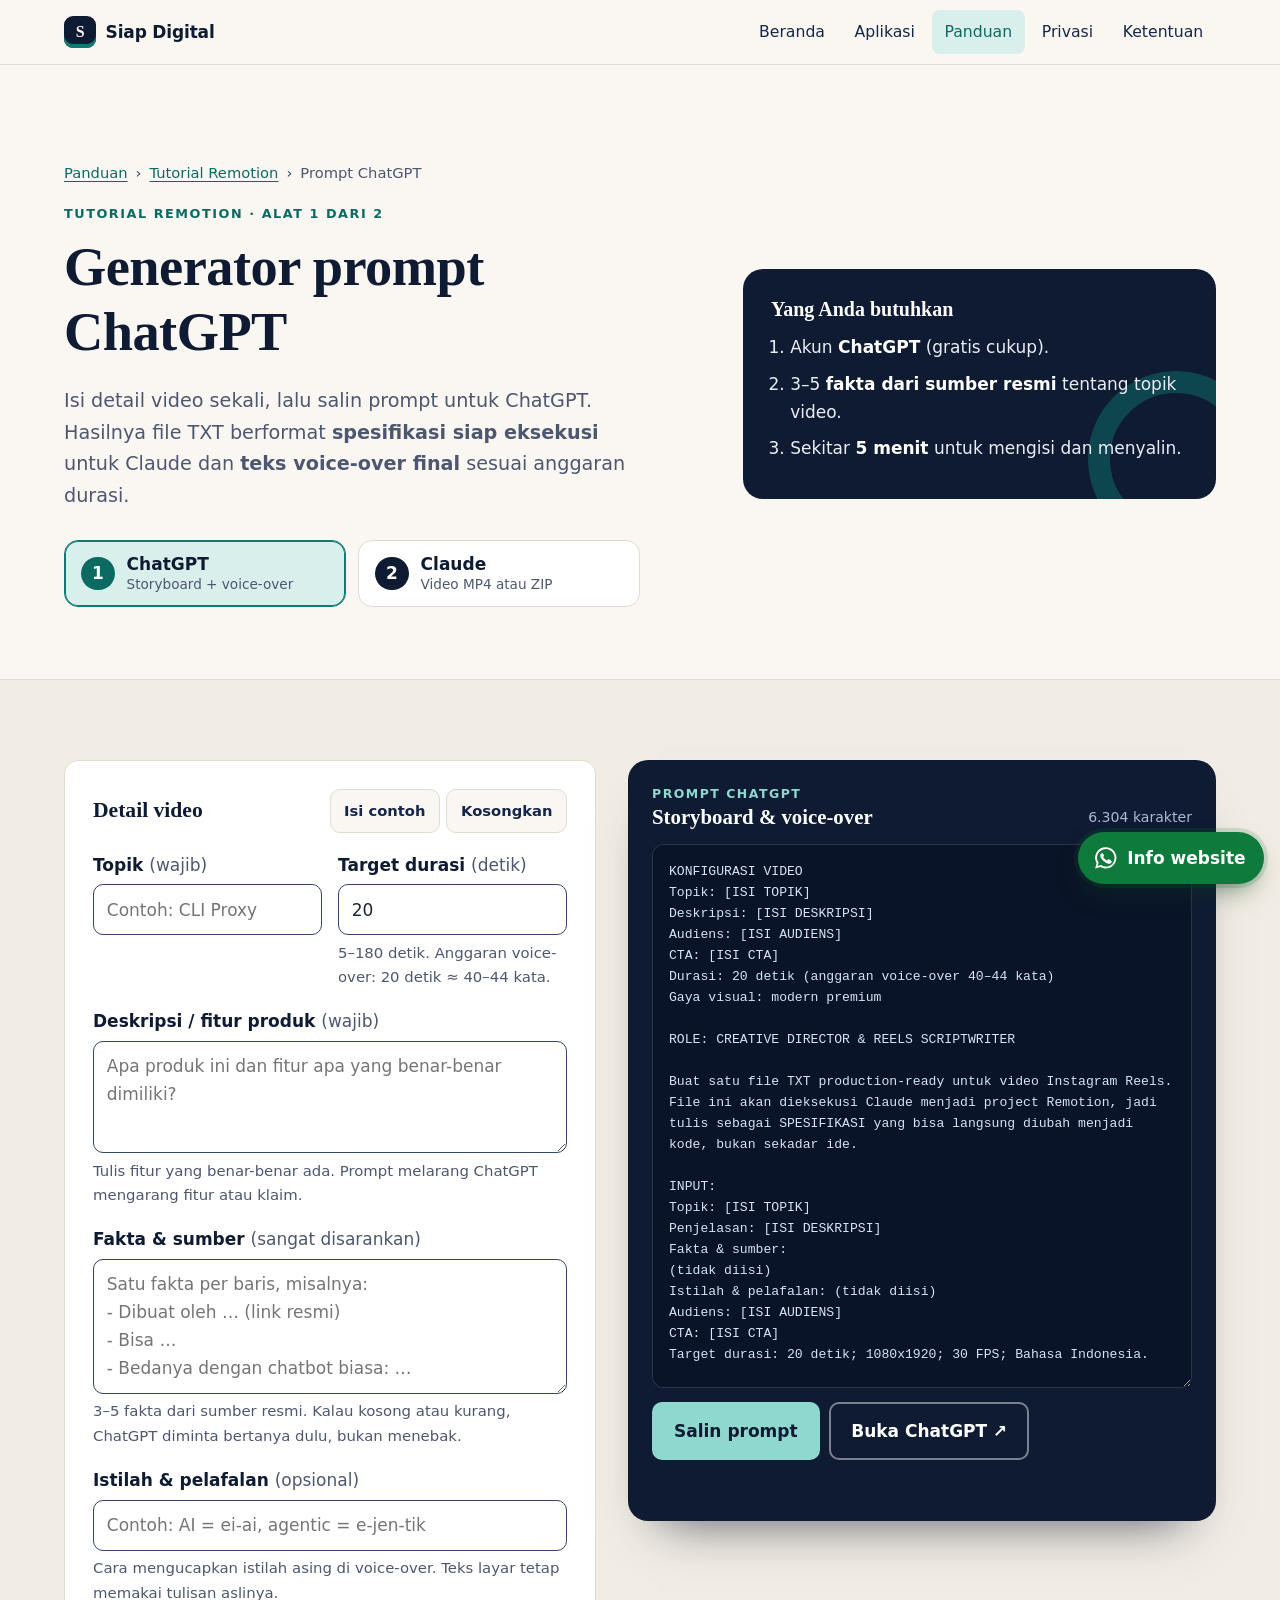
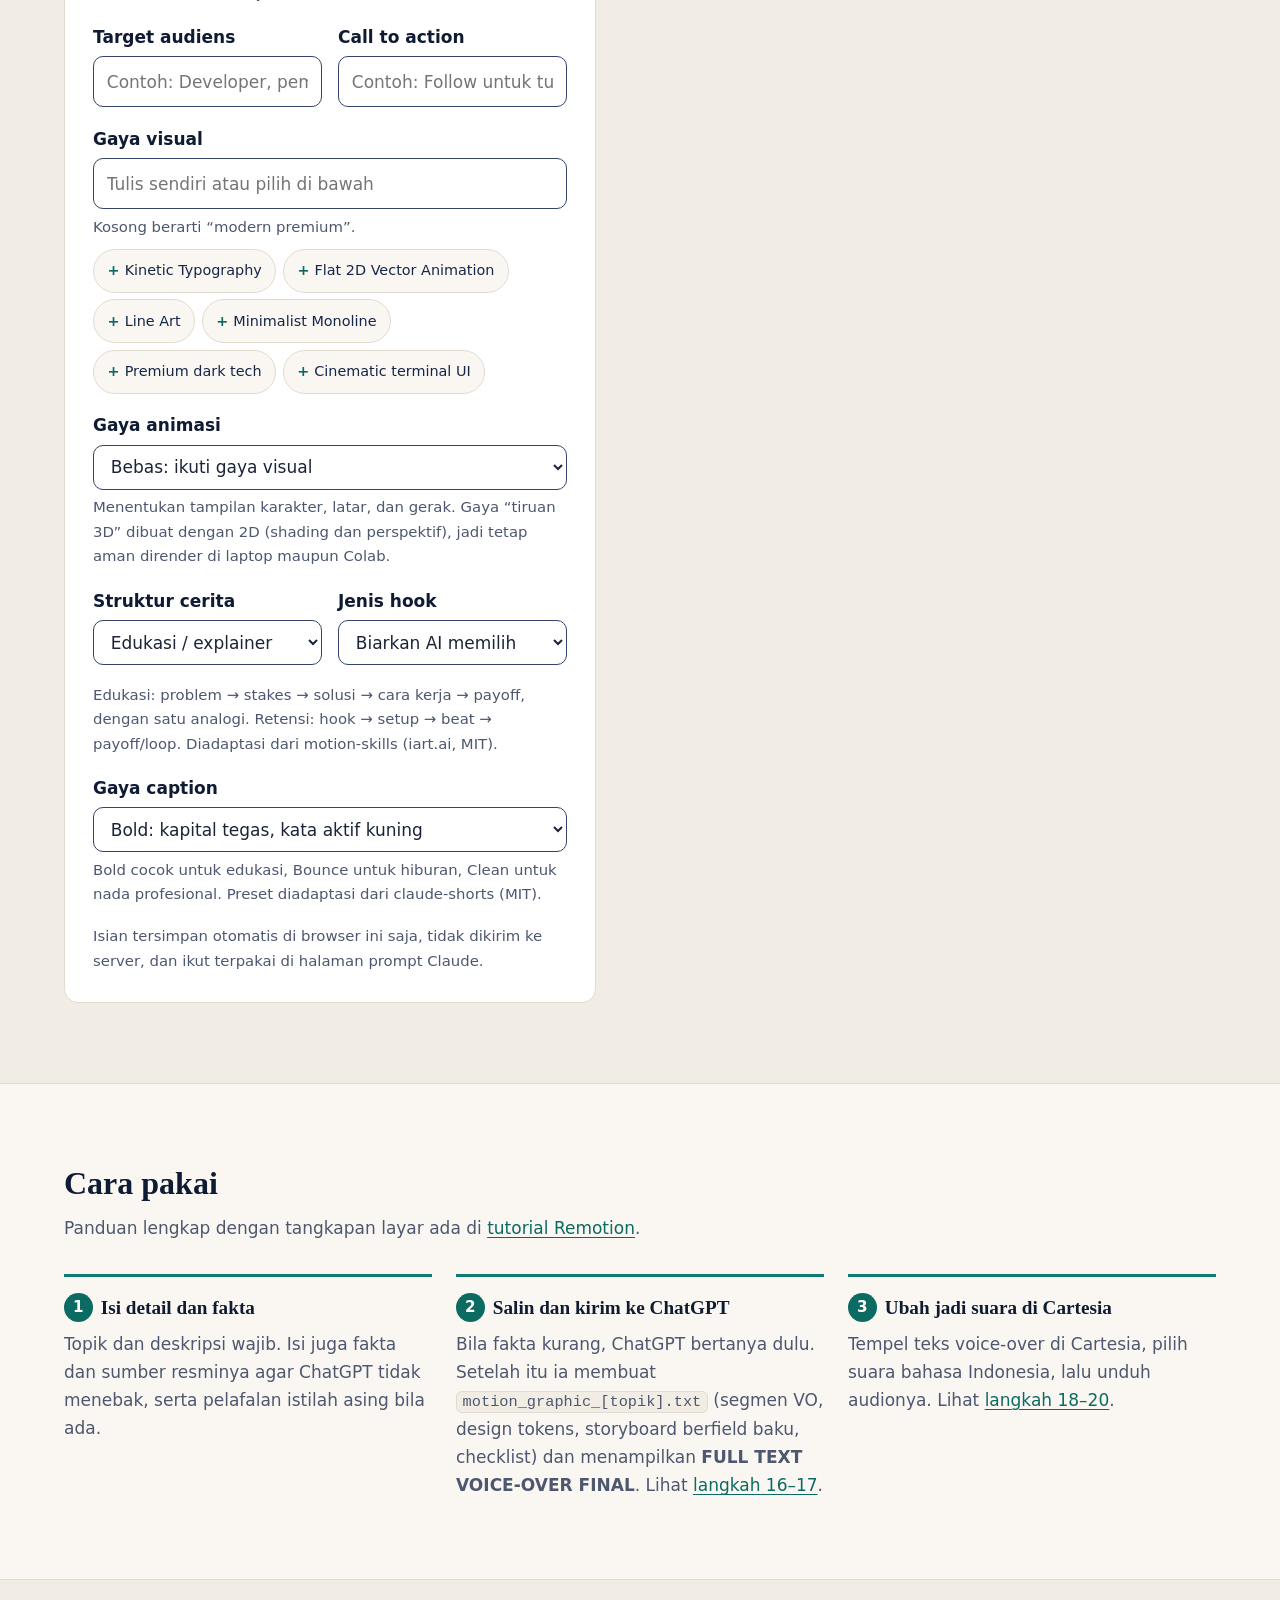
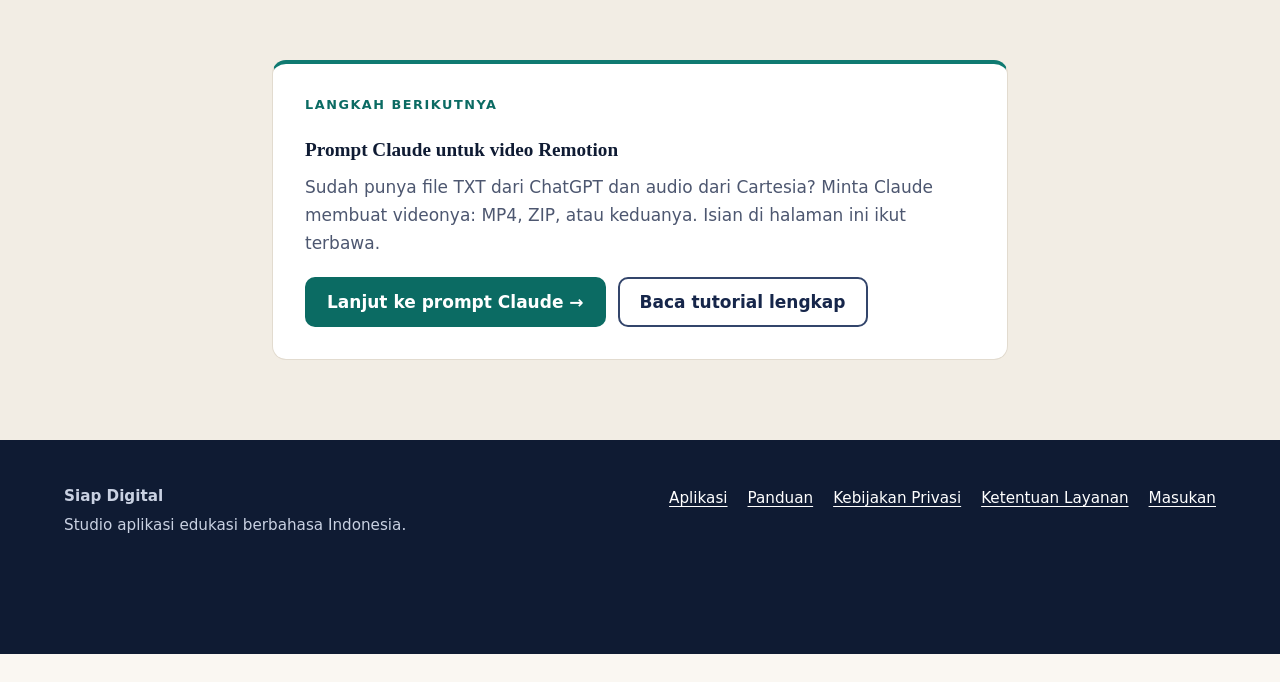
<file: panduan/remotion-reelforge/prompt-chatgpt/index.html>
<!doctype html>
<html lang="id">
<head>
  <meta charset="utf-8">
  <meta name="viewport" content="width=device-width, initial-scale=1">
  <title>Generator Prompt ChatGPT untuk Naskah Reels — Siap Digital</title>
  <meta name="description" content="Isi topik, durasi, dan gaya video, lalu salin prompt ChatGPT untuk membuat storyboard TXT dan teks voice-over final video Reels.">
  <meta name="theme-color" content="#0f1b33">
  <meta property="og:type" content="website">
  <meta property="og:site_name" content="Siap Digital">
  <meta property="og:locale" content="id_ID">
  <meta property="og:title" content="Generator Prompt ChatGPT: Storyboard &amp; Voice-over Reels">
  <meta property="og:description" content="Isi topik, durasi, dan gaya video, lalu salin prompt ChatGPT untuk membuat storyboard TXT dan teks voice-over final video Reels.">
  <meta property="og:url" content="https://siapdigital.id/panduan/remotion-reelforge/prompt-chatgpt/">
  <meta property="og:image" content="https://siapdigital.id/assets/img/panduan/remotion-reelforge/thumb-prompt-chatgpt.jpg">
  <meta property="og:image:type" content="image/jpeg">
  <meta property="og:image:width" content="1200">
  <meta property="og:image:height" content="675">
  <meta property="og:image:alt" content="Thumbnail generator prompt ChatGPT: form detail video dan panel prompt storyboard serta voice-over">
  <meta name="twitter:card" content="summary_large_image">
  <meta name="twitter:image" content="https://siapdigital.id/assets/img/panduan/remotion-reelforge/thumb-prompt-chatgpt.jpg">
  <link rel="icon" href="../../../assets/img/favicon.svg" type="image/svg+xml">
  <link rel="stylesheet" href="../../../assets/css/style.css">
  <script src="../../../assets/js/main.js" defer></script>
  <script src="../../../assets/js/prompt-generator.js" defer></script>
</head>
<body>
  <a class="skip-link" href="#konten">Lewati ke konten</a>

  <header class="site-header">
    <nav class="container nav" aria-label="Navigasi utama">
      <a class="brand" href="../../../"><span class="brand-mark" aria-hidden="true">S</span>Siap Digital</a>
      <button class="nav-toggle" type="button" aria-expanded="false" aria-controls="nav-links">Menu</button>
      <ul class="nav-links" id="nav-links">
        <li><a href="../../../">Beranda</a></li>
        <li><a href="../../../apps/">Aplikasi</a></li>
        <li><a href="../../" aria-current="page">Panduan</a></li>
        <li><a href="../../../privacy/">Privasi</a></li>
        <li><a href="../../../terms/">Ketentuan</a></li>
      </ul>
    </nav>
  </header>

  <main id="konten">
    <section class="hero">
      <div class="container hero-grid">
        <div>
          <nav class="crumbs" aria-label="Lokasi halaman">
            <ol>
              <li><a href="../../">Panduan</a></li>
              <li><a href="../">Tutorial Remotion</a></li>
              <li>Prompt ChatGPT</li>
            </ol>
          </nav>
          <span class="eyebrow">Tutorial Remotion · Alat 1 dari 2</span>
          <h1>Generator prompt ChatGPT</h1>
          <p class="lead">Isi detail video sekali, lalu salin prompt untuk ChatGPT. Hasilnya file TXT berformat <strong>spesifikasi siap eksekusi</strong> untuk Claude dan <strong>teks voice-over final</strong> sesuai anggaran durasi.</p>
          <ol class="prompt-steps" aria-label="Urutan prompt">
            <li><a href="./" aria-current="page"><span class="ps-no" aria-hidden="true">1</span><span><strong>ChatGPT</strong><small>Storyboard + voice-over</small></span></a></li>
            <li><a href="../prompt-claude/"><span class="ps-no" aria-hidden="true">2</span><span><strong>Claude</strong><small>Video MP4 atau ZIP</small></span></a></li>
          </ol>
        </div>
        <aside class="hero-panel" aria-labelledby="butuh-heading">
          <h2 id="butuh-heading">Yang Anda butuhkan</h2>
          <ol>
            <li>Akun <strong>ChatGPT</strong> (gratis cukup).</li>
            <li>3–5 <strong>fakta dari sumber resmi</strong> tentang topik video.</li>
            <li>Sekitar <strong>5 menit</strong> untuk mengisi dan menyalin.</li>
          </ol>
        </aside>
      </div>
    </section>

    <section class="section section-alt" id="generator" aria-label="Generator prompt ChatGPT">
      <div class="container prompt-grid">
        <form class="card prompt-form" id="prompt-form" data-kind="gpt" aria-labelledby="form-heading" hidden data-js-only>
          <div class="prompt-form-head">
            <h2 id="form-heading">Detail video</h2>
            <div class="prompt-form-tools">
              <button type="button" class="btn-ghost" id="prompt-example">Isi contoh</button>
              <button type="button" class="btn-ghost" id="prompt-reset">Kosongkan</button>
            </div>
          </div>
          <div class="field-row">
            <div class="field">
              <label for="pf-topic">Topik <span class="req">(wajib)</span></label>
              <input id="pf-topic" name="topic" type="text" maxlength="120" autocomplete="off" placeholder="Contoh: CLI Proxy" required>
            </div>
            <div class="field">
              <label for="pf-duration">Target durasi <span class="opt">(detik)</span></label>
              <input id="pf-duration" name="duration" type="number" min="5" max="180" step="1" value="20" inputmode="numeric" aria-describedby="pf-duration-help">
              <p class="field-help" id="pf-duration-help">5–180 detik. Anggaran voice-over: 20 detik ≈ 40–44 kata.</p>
            </div>
          </div>
          <div class="field">
            <label for="pf-description">Deskripsi / fitur produk <span class="req">(wajib)</span></label>
            <textarea id="pf-description" name="description" maxlength="1000" rows="3" placeholder="Apa produk ini dan fitur apa yang benar-benar dimiliki?" required aria-describedby="pf-description-help"></textarea>
            <p class="field-help" id="pf-description-help">Tulis fitur yang benar-benar ada. Prompt melarang ChatGPT mengarang fitur atau klaim.</p>
          </div>
          <div class="field">
            <label for="pf-facts">Fakta &amp; sumber <span class="opt">(sangat disarankan)</span></label>
            <textarea id="pf-facts" name="facts" maxlength="1500" rows="4" placeholder="Satu fakta per baris, misalnya:&#10;- Dibuat oleh … (link resmi)&#10;- Bisa …&#10;- Bedanya dengan chatbot biasa: …" aria-describedby="pf-facts-help"></textarea>
            <p class="field-help" id="pf-facts-help">3–5 fakta dari sumber resmi. Kalau kosong atau kurang, ChatGPT diminta bertanya dulu, bukan menebak.</p>
          </div>
          <div class="field">
            <label for="pf-terms">Istilah &amp; pelafalan <span class="opt">(opsional)</span></label>
            <input id="pf-terms" name="terms" type="text" maxlength="500" autocomplete="off" placeholder="Contoh: AI = ei-ai, agentic = e-jen-tik" aria-describedby="pf-terms-help">
            <p class="field-help" id="pf-terms-help">Cara mengucapkan istilah asing di voice-over. Teks layar tetap memakai tulisan aslinya.</p>
          </div>
          <div class="field-row">
            <div class="field">
              <label for="pf-audience">Target audiens</label>
              <input id="pf-audience" name="audience" type="text" maxlength="200" autocomplete="off" placeholder="Contoh: Developer, pemula AI">
            </div>
            <div class="field">
              <label for="pf-cta">Call to action</label>
              <input id="pf-cta" name="cta" type="text" maxlength="200" autocomplete="off" placeholder="Contoh: Follow untuk tutorial berikutnya">
            </div>
          </div>
          <div class="field">
            <label for="pf-style">Gaya visual</label>
            <input id="pf-style" name="style" type="text" maxlength="300" autocomplete="off" placeholder="Tulis sendiri atau pilih di bawah" aria-describedby="pf-style-help">
            <p class="field-help" id="pf-style-help">Kosong berarti “modern premium”.</p>
            <div class="chip-row" role="group" aria-label="Pilihan gaya visual">
              <button type="button" class="chip-toggle" data-style="Kinetic Typography" aria-pressed="false">Kinetic Typography</button>
              <button type="button" class="chip-toggle" data-style="Flat 2D Vector Animation" aria-pressed="false">Flat 2D Vector Animation</button>
              <button type="button" class="chip-toggle" data-style="Line Art" aria-pressed="false">Line Art</button>
              <button type="button" class="chip-toggle" data-style="Minimalist Monoline" aria-pressed="false">Minimalist Monoline</button>
              <button type="button" class="chip-toggle" data-style="Premium dark tech" aria-pressed="false">Premium dark tech</button>
              <button type="button" class="chip-toggle" data-style="Cinematic terminal UI" aria-pressed="false">Cinematic terminal UI</button>
            </div>
          </div>
          <div class="field">
            <label for="pf-animation">Gaya animasi</label>
            <select id="pf-animation" name="animation" aria-describedby="pf-animation-help">
              <option value="free" selected>Bebas: ikuti gaya visual</option>
              <option value="pixel">Pixel Art: retro game 16-bit</option>
              <option value="chalk">Chalkboard: kapur di papan tulis</option>
              <option value="glow">Glow Sketch: garis emas bercahaya</option>
              <option value="ps2">Retro low-poly: era PS2 (tiruan 3D)</option>
              <option value="comic">Comic Art: panel komik pop</option>
              <option value="flat">Flat Vector: ilustrasi datar modern</option>
              <option value="line">Minimal Line: garis putih minimalis</option>
              <option value="cgi">CGI Motion: sinematik (tiruan 3D)</option>
              <option value="brick">Mainan Balok: brick toy (tiruan 3D)</option>
              <option value="explainer3d">Explainer 3D: karakter lembut (tiruan 3D)</option>
            </select>
            <p class="field-help" id="pf-animation-help">Menentukan tampilan karakter, latar, dan gerak. Gaya “tiruan 3D” dibuat dengan 2D (shading dan perspektif), jadi tetap aman dirender di laptop maupun Colab.</p>
          </div>
          <div class="field-row">
            <div class="field">
              <label for="pf-structure">Struktur cerita</label>
              <select id="pf-structure" name="structure">
                <option value="explainer" selected>Edukasi / explainer</option>
                <option value="retensi">Retensi / hiburan</option>
                <option value="auto">Biarkan AI memilih</option>
              </select>
            </div>
            <div class="field">
              <label for="pf-hook">Jenis hook</label>
              <select id="pf-hook" name="hook">
                <option value="auto" selected>Biarkan AI memilih</option>
                <option value="openloop">Open loop: “Alasan sebenarnya…”</option>
                <option value="janji">Janji langsung: “… dalam 30 detik”</option>
                <option value="negasi">Negasi: “Berhenti …”</option>
                <option value="taruhan">Taruhan: “Kesalahan ini …”</option>
                <option value="listicle">Listicle: “3 hal …”</option>
              </select>
            </div>
          </div>
          <p class="field-help">Edukasi: problem → stakes → solusi → cara kerja → payoff, dengan satu analogi. Retensi: hook → setup → beat → payoff/loop. Diadaptasi dari motion-skills (iart.ai, MIT).</p>
          <div class="field">
            <label for="pf-caption">Gaya caption</label>
            <select id="pf-caption" name="caption" aria-describedby="pf-caption-help">
              <option value="bold" selected>Bold: kapital tegas, kata aktif kuning</option>
              <option value="bounce">Bounce: memantul, warna bergantian</option>
              <option value="clean">Clean: minimalis, fade halus</option>
              <option value="auto">Biarkan Claude memilih</option>
            </select>
            <p class="field-help" id="pf-caption-help">Bold cocok untuk edukasi, Bounce untuk hiburan, Clean untuk nada profesional. Preset diadaptasi dari claude-shorts (MIT).</p>
          </div>
          <p class="form-note">Isian tersimpan otomatis di browser ini saja, tidak dikirim ke server, dan ikut terpakai di halaman prompt Claude.</p>
        </form>

        <section class="prompt-panel" aria-labelledby="output-heading">
          <div class="prompt-panel-head">
            <div>
              <span class="prompt-kicker">Prompt ChatGPT</span>
              <h2 id="output-heading">Storyboard &amp; voice-over</h2>
            </div>
            <span class="prompt-count" id="prompt-count"></span>
          </div>
          <label class="sr-only" for="prompt-output">Teks prompt chatgpt siap salin</label>
          <textarea class="prompt-text" id="prompt-output" readonly spellcheck="false" rows="18">ROLE: CREATIVE DIRECTOR &amp; REELS SCRIPTWRITER

Buat satu file TXT production-ready untuk video Instagram Reels. File ini akan dieksekusi Claude menjadi project Remotion, jadi tulis sebagai SPESIFIKASI yang bisa langsung diubah menjadi kode, bukan sekadar ide.

INPUT:
Topik: [ISI TOPIK]
Penjelasan: [ISI DESKRIPSI]
Fakta &amp; sumber:
[ISI FAKTA]
Istilah &amp; pelafalan: [ISI ISTILAH]
Audiens: [ISI AUDIENS]
CTA: [ISI CTA]
Target durasi: [DURASI]; 1080x1920; 30 FPS; Bahasa Indonesia.

ATURAN FAKTA:
- Pakai hanya fakta dari Penjelasan dan Fakta &amp; sumber. Jangan mengarang fitur, angka, nama pembuat, atau klaim.
- Nama produk bisa ambigu. Jika fakta belum cukup untuk durasi ini, JANGAN menebak: ajukan maksimal 3 pertanyaan singkat dulu dan tunggu jawaban sebelum membuat file.
- Cantumkan sumber yang dipakai di bagian J. SUMBER.

ANGGARAN KATA:
- Acuan kecepatan Cartesia ±2,2 kata/detik. Target [DURASI] = [ANGGARAN KATA] voice-over total, termasuk CTA.
- Cantumkan jumlah kata per segmen, per PART, total, dan estimasi durasi (total kata ÷ 2,2). Bila di luar anggaran, revisi naskah sebelum final.

ATURAN CERITA:
- Satu ide utama yang bisa diulang penonton dalam satu kalimat. Ide kedua jadikan video lain.
- Struktur: [STRUKTUR]
- Hook: [JENIS HOOK] Teks hook sudah tampil di layar sejak frame pertama (banyak penonton menonton tanpa suara) dan frame pertama adalah visual terkuat, bukan fade dari hitam. Hook membuka rasa penasaran yang baru dijawab di payoff.
- Pattern interrupt: perubahan visual setiap 2–4 detik dengan jarak tidak seragam (punch-in, potongan, diagram muncul, caption pop). Tidak boleh ada bagian tengah yang datar.
- Penutup: payoff menjawab hook; bila cocok, kalimat atau visual terakhir menyambung kembali ke frame pertama agar video enak ditonton ulang. CTA hanya satu.

STRUKTUR FILE TXT (pakai judul bagian persis seperti ini):

=== A. BRIEF ===
Tujuan, satu pesan utama (satu kalimat), struktur cerita, jenis hook, analogi utama (bila ada), konsep, audiens, nada bicara.

=== B. DESIGN TOKENS ===
- Palet HEX dengan peran: latar, permukaan, primer, aksen, teks, teks redup.
- Font: system-ui/sans-serif, atau font lokal yang filenya ikut disertakan. Tanpa Google Fonts atau CDN.
- Ukuran minimum: judul 72 px, teks layar 48 px, subtitle 40 px.
- Safe area 1080x1920 (perkiraan UI Reels): atas 250 px, bawah 400 px, kanan 150 px, kiri 60 px.
- Motion: durasi masuk/keluar dalam frame (30 FPS), easing atau spring, jeda antar elemen.
- Caption: [GAYA CAPTION SINGKAT]. Atur komposisi agar caption, hook di 3,5 detik pertama, dan progress bar tipis tidak menabrak teks layar.

=== C. SEGMEN VOICE-OVER ===
Pecah voice-over menjadi segmen bernomor S1, S2, ... (satu kalimat atau frasa per segmen), dengan jumlah kata tiap segmen. Tulis VO persis seperti diucapkan: angka, singkatan, dan istilah asing dieja sesuai bagian F.

=== D. STORYBOARD ===
Setiap PART memakai field baku berikut:
PART: nomor dan nama
SEGMEN: S.. sampai S.. (waktu PART mengikuti segmen, bukan detik)
ESTIMASI: detik mulai sampai selesai (perkiraan saja)
TUJUAN:
BEAT: bagian struktur cerita (mis. Hook, Problem, Cara kerja 1, Payoff)
TEKS_LAYAR: maksimal 2 baris, 22 karakter per baris
SUBTITLE: teks tampilan per segmen (memakai tulisan asli istilah, bukan ejaan pelafalan)
LAYOUT: posisi elemen di dalam safe area
KOMPONEN: nama komponen dari bagian E beserta props
MASUK / KELUAR: animasi (mis. mask reveal per kata, stagger per huruf, diagram bertahap, pop) dan durasinya dalam frame
TRANSISI: ke PART berikutnya
INTERRUPT: jenis perubahan visual di awal PART (punch-in, potongan, diagram muncul, caption pop) atau - bila tidak ada
CATATAN_REMOTION: hal teknis yang perlu diperhatikan

=== E. KOMPONEN &amp; ASET ===
Daftar komponen reusable (nama, fungsi, props). Komponen yang disarankan bila cocok: HookOverlay, Captions, ProgressBar. Ikon digambar sebagai SVG geometris sederhana. Jangan memakai logo resmi kecuali filenya disediakan. Tanpa efek suara kecuali filenya disediakan. Hindari efek berat (blur besar, bayangan besar, ratusan partikel) agar render tetap cepat.

=== F. PELAFALAN ===
Tabel istilah: tulisan di layar → cara diucapkan di VO.

=== G. ATURAN TIMING ===
Audio Cartesia adalah acuan akhir. Durasi tiap PART dihitung dari segmen yang dirujuk. Jangan potong narasi; CTA tidak boleh terpotong.

=== H. FULL TEXT VOICE-OVER FINAL ===
Satu paragraf bersih tanpa nomor segmen, timestamp, atau arahan. Harus sama persis dengan gabungan S1 sampai Sn.

=== I. CATATAN UNTUK CLAUDE ===
Singkat saja: gunakan audio asli Cartesia, jangan buat voice baru, ikuti design tokens dan field storyboard. Untuk hal teknis (dependency, font, render), prompt teknis untuk Claude yang berlaku bila bertentangan dengan file ini.

=== J. SUMBER ===
Daftar sumber fakta yang dipakai.

=== K. CHECKLIST ===
Total kata, estimasi durasi, gabungan segmen sama dengan full text (ya/tidak), semua TEKS_LAYAR maksimal 22 karakter per baris (ya/tidak), teks hook tampil di frame pertama (ya/tidak), INTERRUPT setiap 2–4 detik dengan jarak tidak seragam (ya/tidak), payoff menjawab hook dan CTA hanya satu (ya/tidak).

Prioritaskan hook 1-3 detik dan satu pesan kuat. Visual premium dan natural, bisa diimplementasikan hanya dengan Remotion, React, TypeScript, CSS, dan SVG.

SEBELUM FINAL:
Gunakan Python untuk memastikan gabungan S1 sampai Sn sama persis dengan FULL TEXT, menghitung kata, dan memeriksa panjang TEKS_LAYAR. Perbaiki bila ada yang gagal, lalu tulis file.

OUTPUT:
1. File TXT yang dapat diunduh bernama [NAMA FILE].
2. Tampilkan kembali hanya FULL TEXT VOICE-OVER FINAL di chat agar bisa disalin ke Cartesia.
3. Tidak boleh ada perbedaan kalimat antara segmen, full text di TXT, dan teks di chat.</textarea>
          <noscript><p class="prompt-note">JavaScript nonaktif: salin teks di atas, lalu ganti penanda <code>[ISI TOPIK]</code>, <code>[ISI DESKRIPSI]</code>, <code>[ISI AUDIENS]</code>, dan <code>[ISI CTA]</code> secara manual.</p></noscript>
          <div class="prompt-actions">
            <button type="button" class="btn btn-copy" id="prompt-copy" hidden data-js-only>Salin prompt</button>
            <a class="btn btn-on-dark" href="https://chatgpt.com/" target="_blank" rel="noopener">Buka ChatGPT ↗</a>
          </div>
          <p class="prompt-status" id="prompt-status" role="status" aria-live="polite"></p>
        </section>
      </div>
    </section>

    <section class="section" id="cara-pakai" aria-labelledby="cara-heading">
      <div class="container">
        <div class="section-head">
          <h2 id="cara-heading">Cara pakai</h2>
          <p>Panduan lengkap dengan tangkapan layar ada di <a href="../">tutorial Remotion</a>.</p>
        </div>
        <ol class="principles how-steps">
          <li>
            <h3>Isi detail dan fakta</h3>
            <p>Topik dan deskripsi wajib. Isi juga fakta dan sumber resminya agar ChatGPT tidak menebak, serta pelafalan istilah asing bila ada.</p>
          </li>
          <li>
            <h3>Salin dan kirim ke ChatGPT</h3>
            <p>Bila fakta kurang, ChatGPT bertanya dulu. Setelah itu ia membuat <code>motion_graphic_[topik].txt</code> (segmen VO, design tokens, storyboard berfield baku, checklist) dan menampilkan <strong>FULL TEXT VOICE-OVER FINAL</strong>. Lihat <a href="../#langkah-16">langkah 16–17</a>.</p>
          </li>
          <li>
            <h3>Ubah jadi suara di Cartesia</h3>
            <p>Tempel teks voice-over di Cartesia, pilih suara bahasa Indonesia, lalu unduh audionya. Lihat <a href="../#langkah-18">langkah 18–20</a>.</p>
          </li>
        </ol>
      </div>
    </section>

    <section class="section section-alt" id="lanjut" aria-labelledby="lanjut-heading">
      <div class="container">
        <div class="card next-step">
          <span class="eyebrow">Langkah berikutnya</span>
          <h2 id="lanjut-heading">Prompt Claude untuk video Remotion</h2>
          <p>Sudah punya file TXT dari ChatGPT dan audio dari Cartesia? Minta Claude membuat videonya: MP4, ZIP, atau keduanya. Isian di halaman ini ikut terbawa.</p>
          <div class="btn-row">
            <a class="btn btn-primary" href="../prompt-claude/">Lanjut ke prompt Claude →</a>
            <a class="btn btn-secondary" href="../">Baca tutorial lengkap</a>
          </div>
        </div>
      </div>
    </section>
  </main>

  <a class="wa-float" href="https://wa.me/62895353557327?text=Halo%20Admin%20Siap%20Digital%2C%20saya%20ingin%20informasi%20lebih%20lanjut%20terkait%20website%20siapdigital.id." target="_blank" rel="noopener" aria-label="Chat WhatsApp Siap Digital untuk info website"><svg class="wa-icon" viewBox="0 0 24 24" aria-hidden="true" focusable="false"><path fill="currentColor" d="M12 2a10 10 0 0 0-8.6 15.1L2 22l5-1.3A10 10 0 1 0 12 2Zm0 18.2a8.2 8.2 0 0 1-4.2-1.2l-.3-.2-3 .8.8-2.9-.2-.3A8.2 8.2 0 1 1 12 20.2Zm4.5-6.1c-.2-.1-1.5-.7-1.7-.8-.2-.1-.4-.1-.6.1l-.8 1c-.1.2-.3.2-.5.1a6.7 6.7 0 0 1-3.3-2.9c-.2-.4.2-.4.7-1.3.1-.2 0-.3 0-.4l-.8-1.8c-.2-.5-.4-.4-.6-.4h-.5a1 1 0 0 0-.7.3 3 3 0 0 0-.9 2.2 5.2 5.2 0 0 0 1.1 2.7 11.8 11.8 0 0 0 4.5 4c1.7.7 2.3.8 3.2.6.5-.1 1.5-.6 1.7-1.2.2-.6.2-1.1.1-1.2l-.5-.3Z"/></svg><span class="wa-float-text">Info website</span></a>

  <footer class="site-footer">
    <div class="container footer-grid">
      <div>
        <p><strong>Siap Digital</strong></p>
        <p>Studio aplikasi edukasi berbahasa Indonesia.</p>
      </div>
      <ul class="footer-links">
        <li><a href="../../../apps/">Aplikasi</a></li>
        <li><a href="../../">Panduan</a></li>
        <li><a href="../../../privacy/">Kebijakan Privasi</a></li>
        <li><a href="../../../terms/">Ketentuan Layanan</a></li>
        <li><a href="https://github.com/sodikinnaa/siapdigital.id/issues">Masukan</a></li>
      </ul>
    </div>
  </footer>
</body>
</html>
</file>
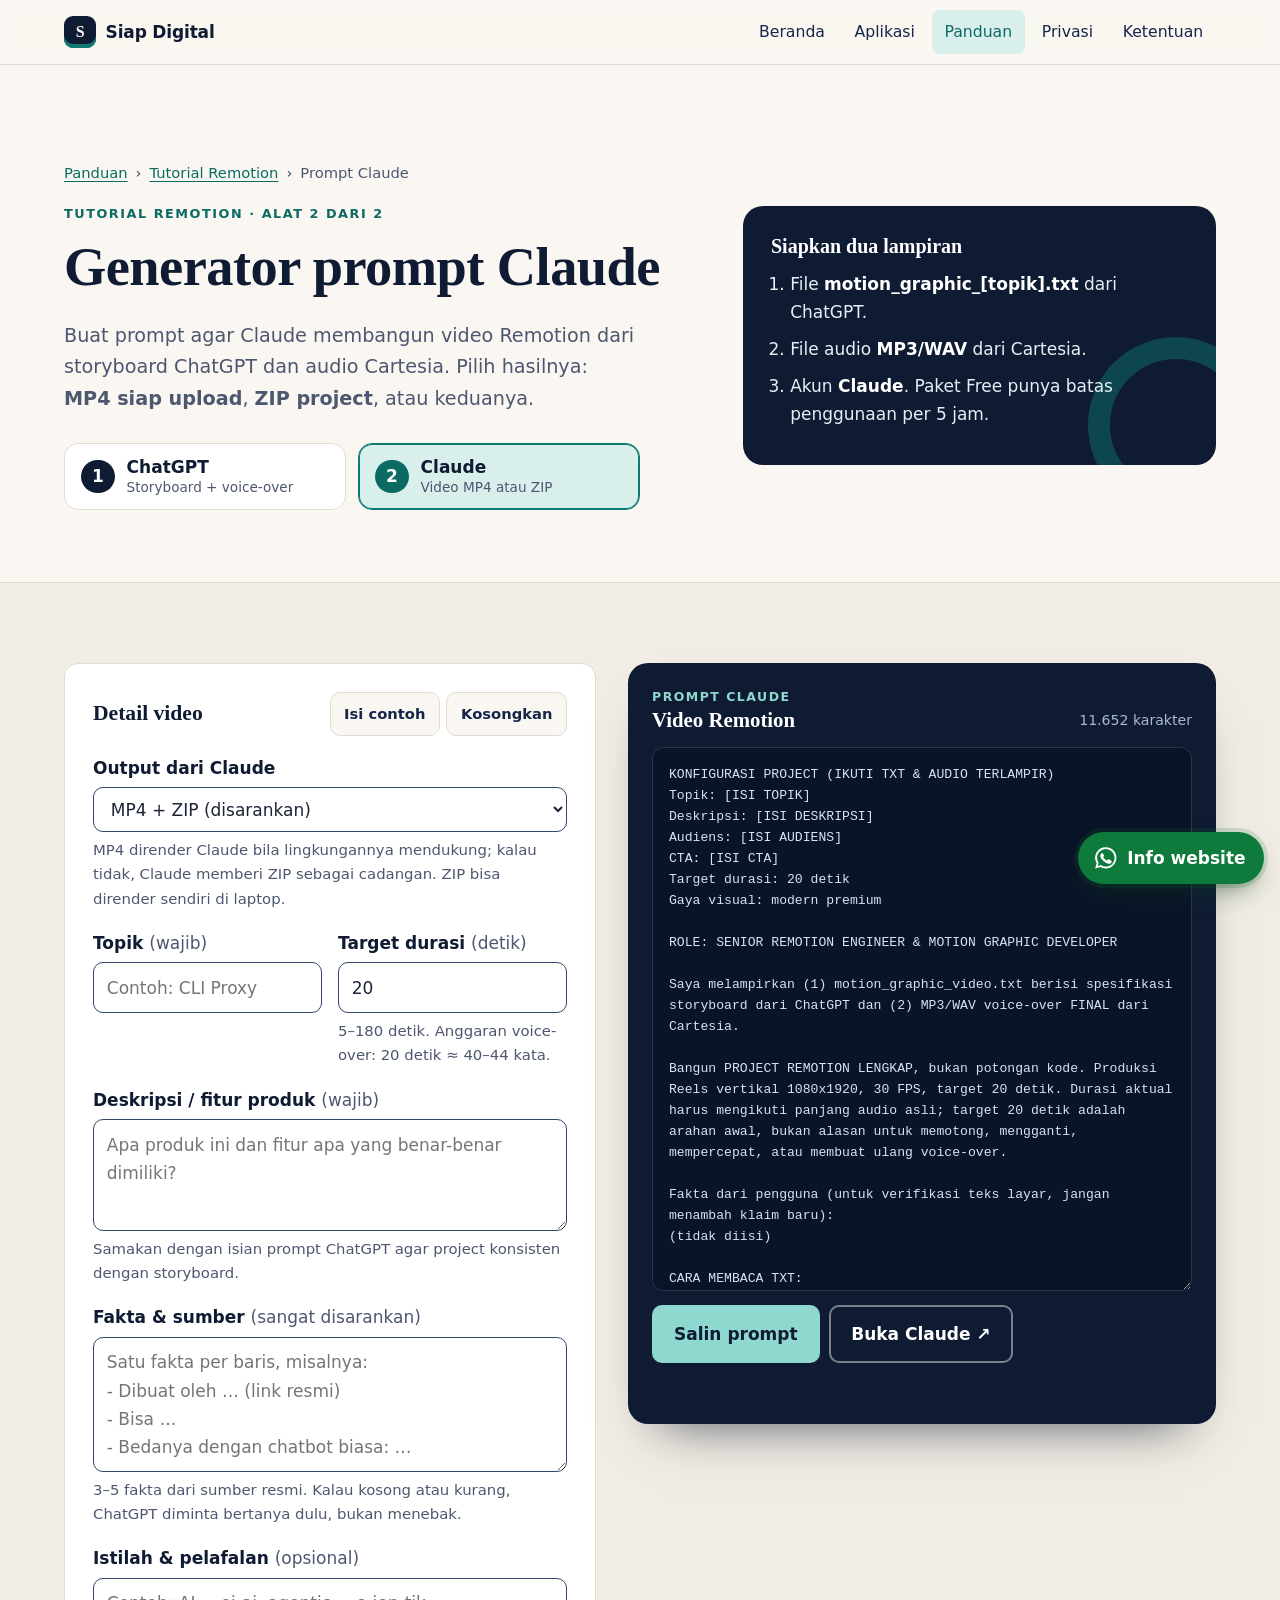
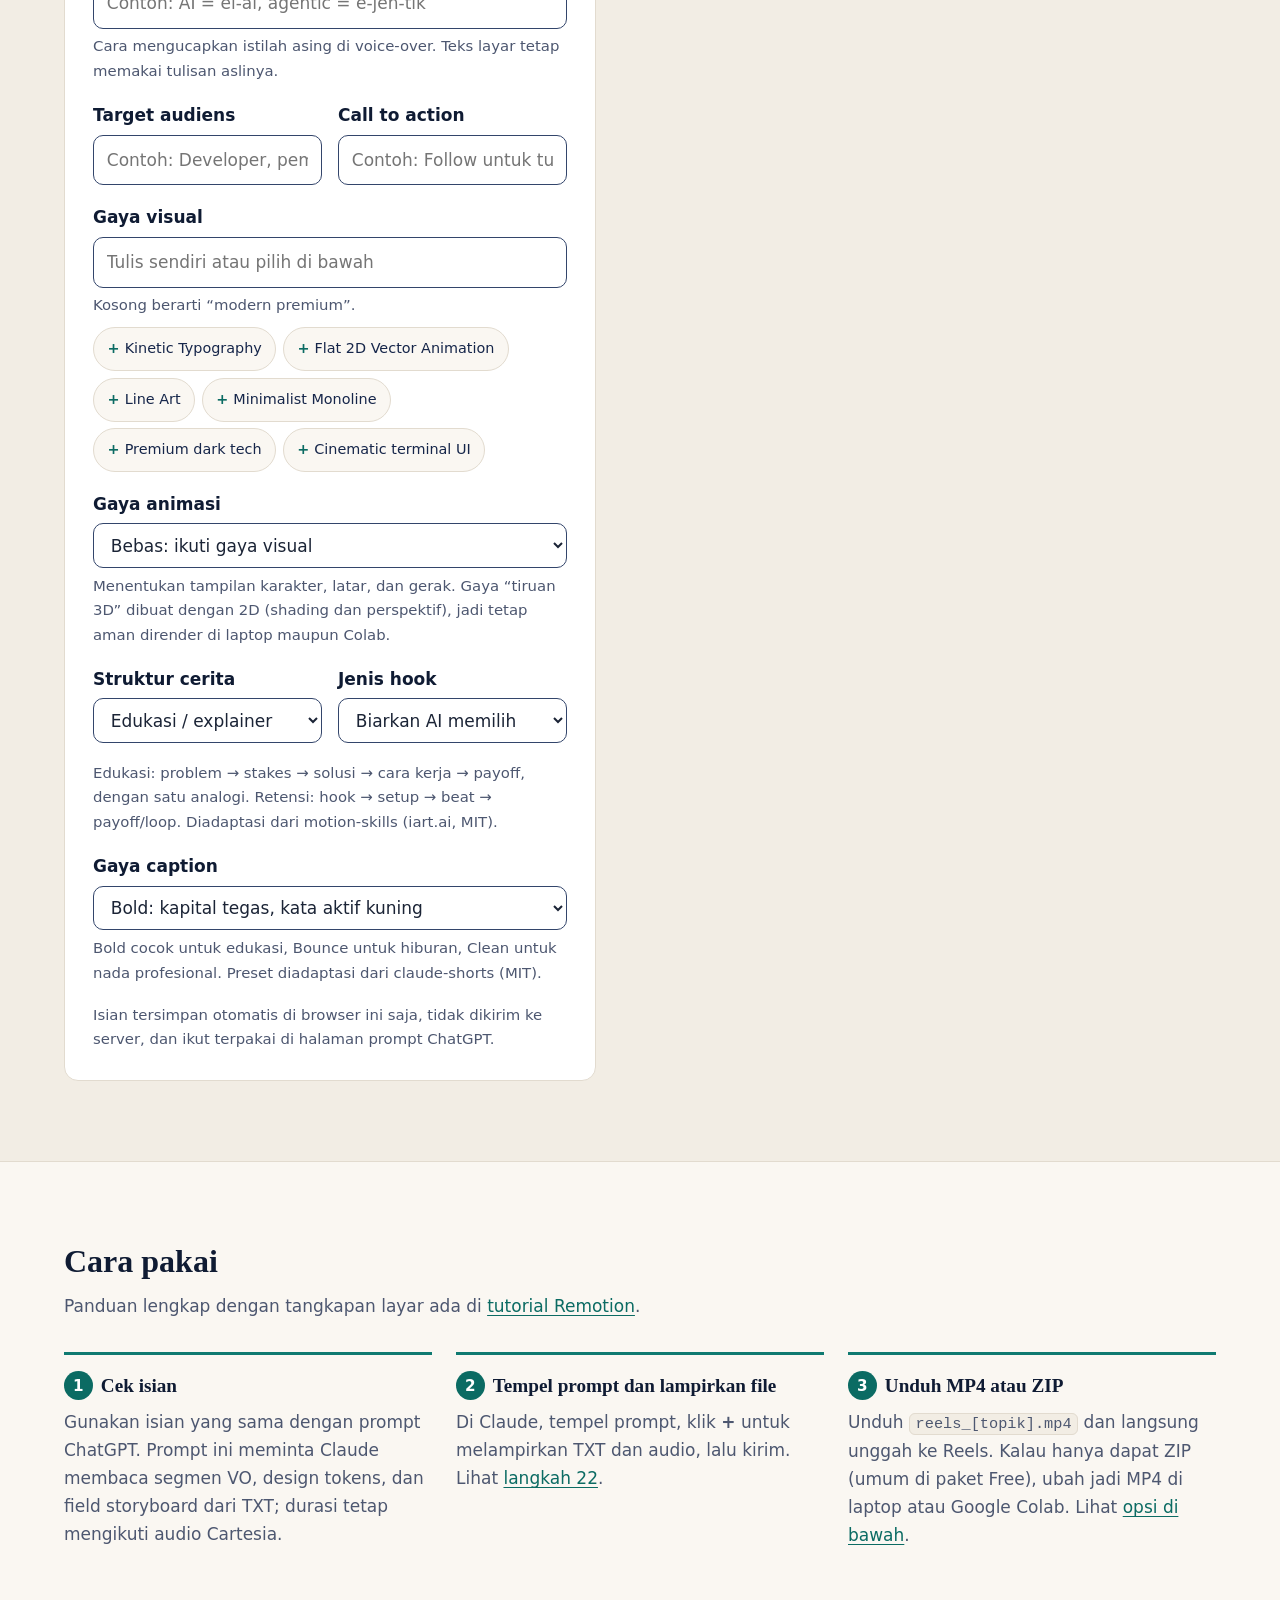
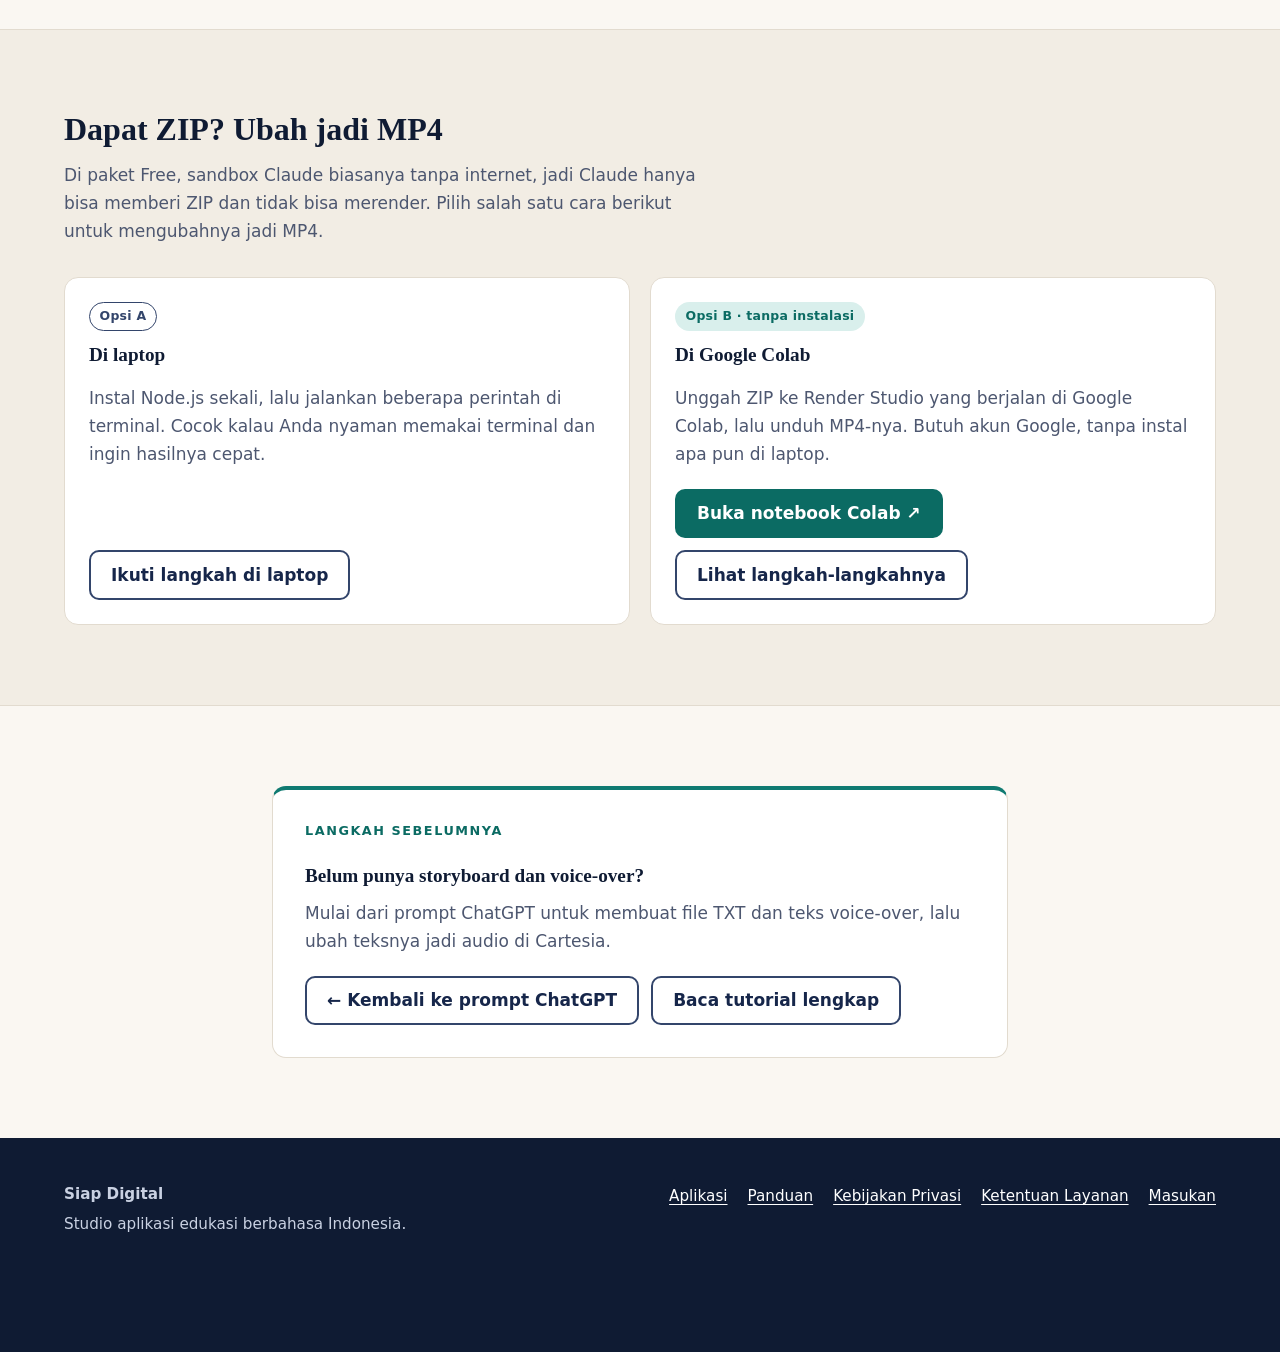
<file: panduan/remotion-reelforge/prompt-claude/index.html>
<!doctype html>
<html lang="id">
<head>
  <meta charset="utf-8">
  <meta name="viewport" content="width=device-width, initial-scale=1">
  <title>Generator Prompt Claude untuk Video Remotion — Siap Digital</title>
  <meta name="description" content="Salin prompt Claude untuk mengubah storyboard TXT dari ChatGPT dan audio Cartesia menjadi video Remotion: MP4 siap upload, ZIP project, atau keduanya.">
  <meta name="theme-color" content="#0f1b33">
  <meta property="og:type" content="website">
  <meta property="og:site_name" content="Siap Digital">
  <meta property="og:locale" content="id_ID">
  <meta property="og:title" content="Generator Prompt Claude: Video Remotion MP4 atau ZIP">
  <meta property="og:description" content="Salin prompt Claude untuk mengubah storyboard TXT dari ChatGPT dan audio Cartesia menjadi video Remotion: MP4 siap upload, ZIP project, atau keduanya.">
  <meta property="og:url" content="https://siapdigital.id/panduan/remotion-reelforge/prompt-claude/">
  <meta property="og:image" content="https://siapdigital.id/assets/img/panduan/remotion-reelforge/thumb-prompt-claude.jpg">
  <meta property="og:image:type" content="image/jpeg">
  <meta property="og:image:width" content="1200">
  <meta property="og:image:height" content="675">
  <meta property="og:image:alt" content="Thumbnail generator prompt Claude: form detail video dengan lampiran TXT dan audio serta panel prompt project Remotion">
  <meta name="twitter:card" content="summary_large_image">
  <meta name="twitter:image" content="https://siapdigital.id/assets/img/panduan/remotion-reelforge/thumb-prompt-claude.jpg">
  <link rel="icon" href="../../../assets/img/favicon.svg" type="image/svg+xml">
  <link rel="stylesheet" href="../../../assets/css/style.css">
  <script src="../../../assets/js/main.js" defer></script>
  <script src="../../../assets/js/prompt-generator.js" defer></script>
</head>
<body>
  <a class="skip-link" href="#konten">Lewati ke konten</a>

  <header class="site-header">
    <nav class="container nav" aria-label="Navigasi utama">
      <a class="brand" href="../../../"><span class="brand-mark" aria-hidden="true">S</span>Siap Digital</a>
      <button class="nav-toggle" type="button" aria-expanded="false" aria-controls="nav-links">Menu</button>
      <ul class="nav-links" id="nav-links">
        <li><a href="../../../">Beranda</a></li>
        <li><a href="../../../apps/">Aplikasi</a></li>
        <li><a href="../../" aria-current="page">Panduan</a></li>
        <li><a href="../../../privacy/">Privasi</a></li>
        <li><a href="../../../terms/">Ketentuan</a></li>
      </ul>
    </nav>
  </header>

  <main id="konten">
    <section class="hero">
      <div class="container hero-grid">
        <div>
          <nav class="crumbs" aria-label="Lokasi halaman">
            <ol>
              <li><a href="../../">Panduan</a></li>
              <li><a href="../">Tutorial Remotion</a></li>
              <li>Prompt Claude</li>
            </ol>
          </nav>
          <span class="eyebrow">Tutorial Remotion · Alat 2 dari 2</span>
          <h1>Generator prompt Claude</h1>
          <p class="lead">Buat prompt agar Claude membangun video Remotion dari storyboard ChatGPT dan audio Cartesia. Pilih hasilnya: <strong>MP4 siap upload</strong>, <strong>ZIP project</strong>, atau keduanya.</p>
          <ol class="prompt-steps" aria-label="Urutan prompt">
            <li><a href="../prompt-chatgpt/"><span class="ps-no" aria-hidden="true">1</span><span><strong>ChatGPT</strong><small>Storyboard + voice-over</small></span></a></li>
            <li><a href="./" aria-current="page"><span class="ps-no" aria-hidden="true">2</span><span><strong>Claude</strong><small>Video MP4 atau ZIP</small></span></a></li>
          </ol>
        </div>
        <aside class="hero-panel" aria-labelledby="butuh-heading">
          <h2 id="butuh-heading">Siapkan dua lampiran</h2>
          <ol>
            <li>File <strong>motion_graphic_[topik].txt</strong> dari ChatGPT.</li>
            <li>File audio <strong>MP3/WAV</strong> dari Cartesia.</li>
            <li>Akun <strong>Claude</strong>. Paket Free punya batas penggunaan per 5 jam.</li>
          </ol>
        </aside>
      </div>
    </section>

    <section class="section section-alt" id="generator" aria-label="Generator prompt Claude">
      <div class="container prompt-grid">
        <form class="card prompt-form" id="prompt-form" data-kind="claude" aria-labelledby="form-heading" hidden data-js-only>
          <div class="prompt-form-head">
            <h2 id="form-heading">Detail video</h2>
            <div class="prompt-form-tools">
              <button type="button" class="btn-ghost" id="prompt-example">Isi contoh</button>
              <button type="button" class="btn-ghost" id="prompt-reset">Kosongkan</button>
            </div>
          </div>
          <div class="field">
            <label for="pf-output">Output dari Claude</label>
            <select id="pf-output" name="output" aria-describedby="pf-output-help">
              <option value="both" selected>MP4 + ZIP (disarankan)</option>
              <option value="mp4">MP4 saja, siap upload</option>
              <option value="zip">ZIP project saja</option>
            </select>
            <p class="field-help" id="pf-output-help">MP4 dirender Claude bila lingkungannya mendukung; kalau tidak, Claude memberi ZIP sebagai cadangan. ZIP bisa dirender sendiri di laptop.</p>
          </div>
          <div class="field-row">
            <div class="field">
              <label for="pf-topic">Topik <span class="req">(wajib)</span></label>
              <input id="pf-topic" name="topic" type="text" maxlength="120" autocomplete="off" placeholder="Contoh: CLI Proxy" required>
            </div>
            <div class="field">
              <label for="pf-duration">Target durasi <span class="opt">(detik)</span></label>
              <input id="pf-duration" name="duration" type="number" min="5" max="180" step="1" value="20" inputmode="numeric" aria-describedby="pf-duration-help">
              <p class="field-help" id="pf-duration-help">5–180 detik. Anggaran voice-over: 20 detik ≈ 40–44 kata.</p>
            </div>
          </div>
          <div class="field">
            <label for="pf-description">Deskripsi / fitur produk <span class="req">(wajib)</span></label>
            <textarea id="pf-description" name="description" maxlength="1000" rows="3" placeholder="Apa produk ini dan fitur apa yang benar-benar dimiliki?" required aria-describedby="pf-description-help"></textarea>
            <p class="field-help" id="pf-description-help">Samakan dengan isian prompt ChatGPT agar project konsisten dengan storyboard.</p>
          </div>
          <div class="field">
            <label for="pf-facts">Fakta &amp; sumber <span class="opt">(sangat disarankan)</span></label>
            <textarea id="pf-facts" name="facts" maxlength="1500" rows="4" placeholder="Satu fakta per baris, misalnya:&#10;- Dibuat oleh … (link resmi)&#10;- Bisa …&#10;- Bedanya dengan chatbot biasa: …" aria-describedby="pf-facts-help"></textarea>
            <p class="field-help" id="pf-facts-help">3–5 fakta dari sumber resmi. Kalau kosong atau kurang, ChatGPT diminta bertanya dulu, bukan menebak.</p>
          </div>
          <div class="field">
            <label for="pf-terms">Istilah &amp; pelafalan <span class="opt">(opsional)</span></label>
            <input id="pf-terms" name="terms" type="text" maxlength="500" autocomplete="off" placeholder="Contoh: AI = ei-ai, agentic = e-jen-tik" aria-describedby="pf-terms-help">
            <p class="field-help" id="pf-terms-help">Cara mengucapkan istilah asing di voice-over. Teks layar tetap memakai tulisan aslinya.</p>
          </div>
          <div class="field-row">
            <div class="field">
              <label for="pf-audience">Target audiens</label>
              <input id="pf-audience" name="audience" type="text" maxlength="200" autocomplete="off" placeholder="Contoh: Developer, pemula AI">
            </div>
            <div class="field">
              <label for="pf-cta">Call to action</label>
              <input id="pf-cta" name="cta" type="text" maxlength="200" autocomplete="off" placeholder="Contoh: Follow untuk tutorial berikutnya">
            </div>
          </div>
          <div class="field">
            <label for="pf-style">Gaya visual</label>
            <input id="pf-style" name="style" type="text" maxlength="300" autocomplete="off" placeholder="Tulis sendiri atau pilih di bawah" aria-describedby="pf-style-help">
            <p class="field-help" id="pf-style-help">Kosong berarti “modern premium”.</p>
            <div class="chip-row" role="group" aria-label="Pilihan gaya visual">
              <button type="button" class="chip-toggle" data-style="Kinetic Typography" aria-pressed="false">Kinetic Typography</button>
              <button type="button" class="chip-toggle" data-style="Flat 2D Vector Animation" aria-pressed="false">Flat 2D Vector Animation</button>
              <button type="button" class="chip-toggle" data-style="Line Art" aria-pressed="false">Line Art</button>
              <button type="button" class="chip-toggle" data-style="Minimalist Monoline" aria-pressed="false">Minimalist Monoline</button>
              <button type="button" class="chip-toggle" data-style="Premium dark tech" aria-pressed="false">Premium dark tech</button>
              <button type="button" class="chip-toggle" data-style="Cinematic terminal UI" aria-pressed="false">Cinematic terminal UI</button>
            </div>
          </div>
          <div class="field">
            <label for="pf-animation">Gaya animasi</label>
            <select id="pf-animation" name="animation" aria-describedby="pf-animation-help">
              <option value="free" selected>Bebas: ikuti gaya visual</option>
              <option value="pixel">Pixel Art: retro game 16-bit</option>
              <option value="chalk">Chalkboard: kapur di papan tulis</option>
              <option value="glow">Glow Sketch: garis emas bercahaya</option>
              <option value="ps2">Retro low-poly: era PS2 (tiruan 3D)</option>
              <option value="comic">Comic Art: panel komik pop</option>
              <option value="flat">Flat Vector: ilustrasi datar modern</option>
              <option value="line">Minimal Line: garis putih minimalis</option>
              <option value="cgi">CGI Motion: sinematik (tiruan 3D)</option>
              <option value="brick">Mainan Balok: brick toy (tiruan 3D)</option>
              <option value="explainer3d">Explainer 3D: karakter lembut (tiruan 3D)</option>
            </select>
            <p class="field-help" id="pf-animation-help">Menentukan tampilan karakter, latar, dan gerak. Gaya “tiruan 3D” dibuat dengan 2D (shading dan perspektif), jadi tetap aman dirender di laptop maupun Colab.</p>
          </div>
          <div class="field-row">
            <div class="field">
              <label for="pf-structure">Struktur cerita</label>
              <select id="pf-structure" name="structure">
                <option value="explainer" selected>Edukasi / explainer</option>
                <option value="retensi">Retensi / hiburan</option>
                <option value="auto">Biarkan AI memilih</option>
              </select>
            </div>
            <div class="field">
              <label for="pf-hook">Jenis hook</label>
              <select id="pf-hook" name="hook">
                <option value="auto" selected>Biarkan AI memilih</option>
                <option value="openloop">Open loop: “Alasan sebenarnya…”</option>
                <option value="janji">Janji langsung: “… dalam 30 detik”</option>
                <option value="negasi">Negasi: “Berhenti …”</option>
                <option value="taruhan">Taruhan: “Kesalahan ini …”</option>
                <option value="listicle">Listicle: “3 hal …”</option>
              </select>
            </div>
          </div>
          <p class="field-help">Edukasi: problem → stakes → solusi → cara kerja → payoff, dengan satu analogi. Retensi: hook → setup → beat → payoff/loop. Diadaptasi dari motion-skills (iart.ai, MIT).</p>
          <div class="field">
            <label for="pf-caption">Gaya caption</label>
            <select id="pf-caption" name="caption" aria-describedby="pf-caption-help">
              <option value="bold" selected>Bold: kapital tegas, kata aktif kuning</option>
              <option value="bounce">Bounce: memantul, warna bergantian</option>
              <option value="clean">Clean: minimalis, fade halus</option>
              <option value="auto">Biarkan Claude memilih</option>
            </select>
            <p class="field-help" id="pf-caption-help">Bold cocok untuk edukasi, Bounce untuk hiburan, Clean untuk nada profesional. Preset diadaptasi dari claude-shorts (MIT).</p>
          </div>
          <p class="form-note">Isian tersimpan otomatis di browser ini saja, tidak dikirim ke server, dan ikut terpakai di halaman prompt ChatGPT.</p>
        </form>

        <section class="prompt-panel" aria-labelledby="output-heading">
          <div class="prompt-panel-head">
            <div>
              <span class="prompt-kicker">Prompt Claude</span>
              <h2 id="output-heading">Video Remotion</h2>
            </div>
            <span class="prompt-count" id="prompt-count"></span>
          </div>
          <label class="sr-only" for="prompt-output">Teks prompt claude siap salin</label>
          <textarea class="prompt-text" id="prompt-output" readonly spellcheck="false" rows="18">ROLE: SENIOR REMOTION ENGINEER &amp; MOTION GRAPHIC DEVELOPER

Saya melampirkan (1) [NAMA FILE] berisi spesifikasi storyboard dari ChatGPT dan (2) MP3/WAV voice-over FINAL dari Cartesia.

Bangun PROJECT REMOTION LENGKAP, bukan potongan kode. Produksi Reels vertikal 1080x1920, 30 FPS, target [DURASI]. Durasi aktual harus mengikuti panjang audio asli; target [DURASI] adalah arahan awal, bukan alasan untuk memotong, mengganti, mempercepat, atau membuat ulang voice-over.

Fakta dari pengguna (untuk verifikasi teks layar, jangan menambah klaim baru):
[ISI FAKTA]

CARA MEMBACA TXT:
- Jadikan bagian DESIGN TOKENS (palet, font, ukuran, safe area, motion) konstanta di satu file, misalnya src/theme.ts.
- Pakai SEGMEN VOICE-OVER (S1..Sn) sebagai dasar timing. Ukur durasi audio asli. Bila word alignment tidak tersedia, bagi durasi tiap segmen secara proporsional terhadap jumlah katanya, beri jeda wajar di tanda titik, lalu durasi PART = jumlah durasi segmen yang dirujuknya. Simpan timing di src/data/captions.ts agar mudah disesuaikan.
- Terjemahkan field STORYBOARD (BEAT, TEKS_LAYAR, SUBTITLE, LAYOUT, KOMPONEN, MASUK/KELUAR dalam frame, TRANSISI, INTERRUPT) apa adanya. Subtitle memakai field SUBTITLE, bukan ejaan pelafalan.
- Bangun komponen reusable sesuai bagian KOMPONEN &amp; ASET.
- Abaikan efek suara bila filenya tidak dilampirkan; jangan memakai logo resmi yang tidak disediakan.
- Bila TXT bertentangan dengan aturan teknis di prompt ini, aturan teknis yang berlaku; sebutkan penyesuaiannya di laporan.

TEKNIK ANIMASI (aturan determinisme wajib; resep lain boleh disesuaikan):
- Semua nilai animasi dihitung dari useCurrentFrame() lewat interpolate/spring. Jangan memakai Date.now(), Math.random() (pakai random(seed) dari remotion bila perlu acak), setTimeout/setInterval, CSS transition/animation, atau library animasi berbasis waktu (GSAP, Framer Motion). Ini mencegah frame meloncat atau berkedip saat render.
- Hook: teks hook sudah terlihat di frame 0; boleh pop skala 0,9 → 1, bukan fade dari hitam.
- INTERRUPT dieksekusi tepat di awal PART yang merujuknya. Punch-in = skala 100% → 110–112% dengan spring (damping ±12, stiffness ±200), origin sedikit di atas tengah.
- Kinetic typography: utamakan mask reveal (pembungkus overflow hidden, teks translateY 110% → 0). Stagger per baris 2–3 frame, per kata 1–2 frame, per huruf 1 frame; easing ease-out (Easing.bezier(0.16, 1, 0.3, 1)); total kemunculan teks maksimal ±24 frame. Blur hanya kecil dan singkat karena berat dirender.
- Diagram: tampilkan bertahap node → garis → label. Garis digambar lewat stroke-dashoffset dengan pathLength=1. Elemen yang sedang dibahas penuh, lainnya opacity 0,35. Tahan tiap langkah 15–45 frame.
- Loop: bila TXT meminta, frame terakhir dibuat mendekati komposisi frame pertama.
- Elemen penting berada di kotak aman tengah 900×1400 selain margin safe area dari TXT.
- Jika lingkungan memungkinkan, render frame diam (npx remotion still) di frame hook, tengah, dan terakhir sebelum render penuh; periksa teks terpotong, keterbacaan hook, dan safe area; laporkan hasilnya dengan jujur.

CAPTION &amp; ELEMEN PENDUKUNG (rekomendasi agar video lebih menarik; sesuaikan bila bertentangan dengan storyboard atau design tokens):
- Gaya caption: [GAYA CAPTION]
- Simpan caption di src/data/captions.ts dengan format per kata { text, startMs, endMs } (per frasa bila per kata tidak memungkinkan). Kelompokkan jadi halaman dengan createTikTokStyleCaptions dari @remotion/captions (versi sama dengan remotion) dan sorot kata yang sedang diucapkan. Dengan format ini timing bisa diganti timestamp asli tanpa mengubah komponen.
- Hitung durationInFrames dari panjang file audio lewat calculateMetadata pada &lt;Composition&gt;, bukan angka tetap.
- HookOverlay pada ±3,5 detik pertama: teks hook besar dari PART 1 di zona atas, muncul cepat lalu memudar.
- ProgressBar tipis (±4 px) di tepi bawah, warna aksen, maju mengikuti frame.
- Caption, hook, dan progress bar tidak boleh menutupi teks layar utama.

KETENTUAN:
- Gunakan React + TypeScript + Remotion, animasi frame-based (spring/interpolate), SVG/CSS, visual premium mengikuti storyboard; bukan slideshow teks.
- Audio Cartesia disimpan di public/ dan dimasukkan lewat &lt;Audio&gt; Remotion.
- Subtitle sinkron dengan waktu ucapan audio yang asli; jika word alignment tidak tersedia, buat timing manual yang ditinjau, bukan membagi kata sama rata.
- Teks mobile-readable, safe area Instagram, transisi rapi, closing CTA tidak memotong audio.
- Semua aset lokal; jangan butuh CDN saat rendering.
- Buat package.json, tsconfig, entry point src/index.ts, komposisi utama bernama MainReel (ID standar untuk semua topik), dan folder public berisi audio. Sertakan package-lock.json hanya bila benar-benar dibuat dengan akses ke registry npm; jangan mengarang hash.
- Sertakan README.md berisi langkah ekspor di laptop (npm install, npx remotion browser ensure, perintah render lengkap) dan script npm still:hook, still:mid, still:last untuk mengecek frame.
- DurationInFrames mengikuti durasi total audio + penutup yang diperlukan; laporkan durasi aktual bila berbeda jauh dari [DURASI].
- Pastikan perintah berikut berfungsi:
  npm install (atau npm ci bila package-lock.json disertakan)
  npx remotion browser ensure
  npx remotion compositions src/index.ts
  npx remotion render src/index.ts MainReel output.mp4 --codec=h264 --audio-codec=aac --pixel-format=yuv420p
- Validasi TypeScript, imports, aset, durasi, audio dan render jika lingkungan memungkinkan; laporkan dengan jujur apakah render test dilakukan.

OUTPUT WAJIB:
[OUTPUT]
- Sertakan durasi, jumlah frame, scene list, status pengujian, dan instruksi singkat render.

KOMPATIBILITAS RENDER:
Project harus bisa dirender di lingkunganmu sendiri maupun di laptop pengguna (Node.js 22 LTS di Windows, macOS, atau Linux) cukup dengan npm install (atau npm ci bila ada package-lock.json) lalu npx remotion render. Gunakan versi dependency Remotion/React/TypeScript yang konsisten; pastikan paket @remotion/* satu versi dengan remotion; bila package-lock.json disertakan, pastikan sinkron dengan package.json. Hindari CDN, API key, install script yang tidak perlu, dan jangan sertakan node_modules. Komposisi utama wajib MainReel.

ATURAN WAJIB STABILITAS FONT &amp; MENCEGAH delayRender() TIMEOUT:
- Project dirender oleh Chrome Headless Shell, baik di lingkunganmu, di laptop pengguna, maupun di server render cloud (kadang hanya 2 vCPU). Jangan mengandalkan font jaringan, CDN, atau Google Fonts runtime.
- DEFAULT: pakai font sistem saja, tanpa memuat file font sama sekali dan tanpa delayRender untuk font. Contoh: fontFamily: "Inter, 'Segoe UI', Roboto, 'Noto Sans', 'Liberation Sans', Arial, sans-serif" dengan fontWeight 800/900 untuk judul. Ini pilihan paling aman, terutama bila output ZIP.
- Gunakan file font kustom HANYA bila file WOFF2/TTF/OTF asli benar-benar tersedia (diunggah pengguna atau bisa kamu sertakan utuh) di public/fonts/. Jangan pernah membuat file font palsu/placeholder dan jangan mereferensikan file font yang tidak ada di ZIP.
- JANGAN memanggil delayRender() atau loadFont() dari @remotion/fonts di tingkat modul (saat file di-import). Di Remotion 4.x handle seperti itu bisa kehilangan timer-nya, sehingga render gagal di tengah jalan dengan "A delayRender() ... was called but not cleared" walau font sudah termuat.
- Bila memakai font lokal, pakai pola ini apa adanya di src/fonts.ts (sesuaikan nama file, weight, dan format), lalu panggil useFontsReady() sekali di baris pertama komponen komposisi utama. Pola ini punya batas waktu 15 detik: bila font gagal atau tidak kunjung termuat, render tetap lanjut dengan font fallback, bukan menggantung sampai timeout:
  import {useEffect, useState} from 'react';
  import {continueRender, delayRender, staticFile} from 'remotion';
  export const FONT_FAMILY = 'ReelFont';
  export const FONT_STACK = `${FONT_FAMILY}, 'Segoe UI', Roboto, 'Noto Sans', 'Liberation Sans', Arial, sans-serif`;
  const FILES = [{file: 'fonts/NamaFont-Bold.ttf', weight: '700', format: 'truetype'}];
  const fontsReady: Promise&lt;void&gt; = typeof FontFace === 'undefined' ? Promise.resolve() : Promise.all(FILES.map(async ({file, weight, format}) =&gt; {
    const face = new FontFace(FONT_FAMILY, `url('${staticFile(file)}') format('${format}')`, {weight});
    await face.load();
    (document.fonts as unknown as {add: (f: FontFace) =&gt; void}).add(face);
  })).then(() =&gt; undefined).catch((err) =&gt; console.warn('Font lokal gagal dimuat, memakai fallback', err));
  const withTimeout = (p: Promise&lt;void&gt;, ms: number) =&gt; Promise.race([p, new Promise&lt;void&gt;((resolve) =&gt; setTimeout(resolve, ms))]);
  export const useFontsReady = () =&gt; {
    const [handle] = useState(() =&gt; delayRender('Memuat font lokal'));
    useEffect(() =&gt; {
      let done = false;
      withTimeout(fontsReady, 15000).then(() =&gt; { if (!done) { done = true; continueRender(handle); } });
      return () =&gt; { if (!done) { done = true; continueRender(handle); } };
    }, [handle]);
  };
  Pemuatan file tetap terjadi sekali di tingkat modul, tetapi delayRender hanya dipanggil di dalam komponen, dan handle-nya PASTI dilepas (berhasil, gagal, atau lewat 15 detik). Setiap delayRender lain juga wajib diakhiri continueRender() di semua jalur, tanpa promise menggantung.
- Jangan menempatkan proses load font di komponen per-frame, loop, Sequence yang berulang, atau useEffect yang berulang. Jangan melakukan fetch font dari localhost/CDN di setiap frame.
- Pastikan semua path font dan nama font-family konsisten serta tersedia ketika dijalankan di Chromium headless. Selalu sertakan font fallback di fontFamily.
- Cek semua async initialization, gambar, dan font agar tidak ada delayRender handle yang tertahan. Jangan sekadar menaikkan timeout untuk menutupi sumber masalah.
- Uji minimal awal, tengah, akhir video, dan render penuh bila runtime mendukung. Catat apakah pengujian sungguhan berhasil; jangan mengarang klaim.
- Project sebaiknya dapat dirender dengan opsi --timeout=120000 sebagai batas toleransi, TETAPI semua font/aset harus tetap dapat selesai dimuat dengan benar tanpa timeout panjang.
- Bila font pernah gagal dengan pesan `A delayRender() ... was called but not cleared`, perbaiki akar masalahnya: pakai font sistem, atau pakai pola useFontsReady() dengan batas waktu di atas, verifikasi file font benar-benar ada, dan pastikan tidak ada pemuatan ulang per frame.

PETUNJUK EKSPOR:
Bila membuat ZIP, pastikan ZIP memuat seluruh font lokal di public/fonts/ (jika digunakan), voice-over asli, source, README.md, package.json (dan package-lock.json bila ada). Jangan sertakan node_modules. Desain harus tetap konsisten tanpa bergantung pada internet saat video di-render.
</textarea>
          <noscript><p class="prompt-note">JavaScript nonaktif: salin teks di atas, lalu tambahkan topik, deskripsi, audiens, CTA, durasi, dan gaya visual di baris paling atas.</p></noscript>
          <div class="prompt-actions">
            <button type="button" class="btn btn-copy" id="prompt-copy" hidden data-js-only>Salin prompt</button>
            <a class="btn btn-on-dark" href="https://claude.ai/" target="_blank" rel="noopener">Buka Claude ↗</a>
          </div>
          <p class="prompt-status" id="prompt-status" role="status" aria-live="polite"></p>
        </section>
      </div>
    </section>

    <section class="section" id="cara-pakai" aria-labelledby="cara-heading">
      <div class="container">
        <div class="section-head">
          <h2 id="cara-heading">Cara pakai</h2>
          <p>Panduan lengkap dengan tangkapan layar ada di <a href="../">tutorial Remotion</a>.</p>
        </div>
        <ol class="principles how-steps">
          <li>
            <h3>Cek isian</h3>
            <p>Gunakan isian yang sama dengan prompt ChatGPT. Prompt ini meminta Claude membaca segmen VO, design tokens, dan field storyboard dari TXT; durasi tetap mengikuti audio Cartesia.</p>
          </li>
          <li>
            <h3>Tempel prompt dan lampirkan file</h3>
            <p>Di Claude, tempel prompt, klik <strong>+</strong> untuk melampirkan TXT dan audio, lalu kirim. Lihat <a href="../#langkah-22">langkah 22</a>.</p>
          </li>
          <li>
            <h3>Unduh MP4 atau ZIP</h3>
            <p>Unduh <code>reels_[topik].mp4</code> dan langsung unggah ke Reels. Kalau hanya dapat ZIP (umum di paket Free), ubah jadi MP4 di laptop atau Google Colab. Lihat <a href="#ekspor-zip">opsi di bawah</a>.</p>
          </li>
        </ol>
      </div>
    </section>

    <section class="section section-alt" id="ekspor-zip" aria-labelledby="ekspor-heading">
      <div class="container">
        <div class="section-head">
          <h2 id="ekspor-heading">Dapat ZIP? Ubah jadi MP4</h2>
          <p>Di paket Free, sandbox Claude biasanya tanpa internet, jadi Claude hanya bisa memberi ZIP dan tidak bisa merender. Pilih salah satu cara berikut untuk mengubahnya jadi MP4.</p>
        </div>
        <div class="catalogue">
          <article class="card">
            <span class="badge badge-plan">Opsi A</span>
            <h3>Di laptop</h3>
            <p>Instal Node.js sekali, lalu jalankan beberapa perintah di terminal. Cocok kalau Anda nyaman memakai terminal dan ingin hasilnya cepat.</p>
            <div class="btn-row">
              <a class="btn btn-secondary" href="../#render-lokal">Ikuti langkah di laptop</a>
            </div>
          </article>
          <article class="card">
            <span class="badge badge-demo">Opsi B · tanpa instalasi</span>
            <h3>Di Google Colab</h3>
            <p>Unggah ZIP ke Render Studio yang berjalan di Google Colab, lalu unduh MP4-nya. Butuh akun Google, tanpa instal apa pun di laptop.</p>
            <div class="btn-row">
              <a class="btn btn-primary" href="https://colab.research.google.com/drive/1jjNd_7Rx0eOxNXgsuxftZmg6bxrzBcDN?usp=sharing" target="_blank" rel="noopener">Buka notebook Colab ↗</a>
              <a class="btn btn-secondary" href="../#render-colab">Lihat langkah-langkahnya</a>
            </div>
          </article>
        </div>
      </div>
    </section>

    <section class="section" id="lanjut" aria-labelledby="lanjut-heading">
      <div class="container">
        <div class="card next-step">
          <span class="eyebrow">Langkah sebelumnya</span>
          <h2 id="lanjut-heading">Belum punya storyboard dan voice-over?</h2>
          <p>Mulai dari prompt ChatGPT untuk membuat file TXT dan teks voice-over, lalu ubah teksnya jadi audio di Cartesia.</p>
          <div class="btn-row">
            <a class="btn btn-secondary" href="../prompt-chatgpt/">← Kembali ke prompt ChatGPT</a>
            <a class="btn btn-secondary" href="../">Baca tutorial lengkap</a>
          </div>
        </div>
      </div>
    </section>
  </main>

  <a class="wa-float" href="https://wa.me/62895353557327?text=Halo%20Admin%20Siap%20Digital%2C%20saya%20ingin%20informasi%20lebih%20lanjut%20terkait%20website%20siapdigital.id." target="_blank" rel="noopener" aria-label="Chat WhatsApp Siap Digital untuk info website"><svg class="wa-icon" viewBox="0 0 24 24" aria-hidden="true" focusable="false"><path fill="currentColor" d="M12 2a10 10 0 0 0-8.6 15.1L2 22l5-1.3A10 10 0 1 0 12 2Zm0 18.2a8.2 8.2 0 0 1-4.2-1.2l-.3-.2-3 .8.8-2.9-.2-.3A8.2 8.2 0 1 1 12 20.2Zm4.5-6.1c-.2-.1-1.5-.7-1.7-.8-.2-.1-.4-.1-.6.1l-.8 1c-.1.2-.3.2-.5.1a6.7 6.7 0 0 1-3.3-2.9c-.2-.4.2-.4.7-1.3.1-.2 0-.3 0-.4l-.8-1.8c-.2-.5-.4-.4-.6-.4h-.5a1 1 0 0 0-.7.3 3 3 0 0 0-.9 2.2 5.2 5.2 0 0 0 1.1 2.7 11.8 11.8 0 0 0 4.5 4c1.7.7 2.3.8 3.2.6.5-.1 1.5-.6 1.7-1.2.2-.6.2-1.1.1-1.2l-.5-.3Z"/></svg><span class="wa-float-text">Info website</span></a>

  <footer class="site-footer">
    <div class="container footer-grid">
      <div>
        <p><strong>Siap Digital</strong></p>
        <p>Studio aplikasi edukasi berbahasa Indonesia.</p>
      </div>
      <ul class="footer-links">
        <li><a href="../../../apps/">Aplikasi</a></li>
        <li><a href="../../">Panduan</a></li>
        <li><a href="../../../privacy/">Kebijakan Privasi</a></li>
        <li><a href="../../../terms/">Ketentuan Layanan</a></li>
        <li><a href="https://github.com/sodikinnaa/siapdigital.id/issues">Masukan</a></li>
      </ul>
    </div>
  </footer>
</body>
</html>
</file>
<file: assets/css/style.css>
/* Siap Digital — stylesheet tanpa dependensi */
:root {
  --navy-900: #0f1b33;
  --navy-800: #16264a;
  --navy-600: #33456b;
  --ink: #1b2436;
  --muted: #4d5770;
  --paper: #faf7f2;
  --paper-2: #f2ede4;
  --line: #e2dbcf;
  --teal-700: #0b6b63;
  --teal-600: #0f7a71;
  --teal-100: #d9efec;
  --amber-100: #fbefd5;
  --amber-800: #7a4b00;
  --radius: 14px;
  --max: 72rem;
  --font: system-ui, -apple-system, "Segoe UI", Roboto, "Noto Sans", Ubuntu, sans-serif;
  --serif: Georgia, "Iowan Old Style", "Times New Roman", serif;
}

*, *::before, *::after { box-sizing: border-box; }
html { -webkit-text-size-adjust: 100%; scroll-behavior: smooth; scroll-padding-top: 5rem; }
@media (prefers-reduced-motion: reduce) { html { scroll-behavior: auto; } * { transition: none !important; } }

body {
  margin: 0;
  font-family: var(--font);
  font-size: 1.0625rem;
  line-height: 1.65;
  color: var(--ink);
  background: var(--paper);
  overflow-wrap: break-word;
}

img { max-width: 100%; height: auto; display: block; }
a { color: var(--teal-700); text-underline-offset: 3px; }
a:hover { color: var(--navy-800); }
:focus-visible { outline: 3px solid var(--teal-600); outline-offset: 3px; border-radius: 4px; }
/* Permukaan navy: cincin fokus terang (teal-100 di atas navy-900 ≈ 14:1) */
.site-footer :focus-visible,
.hero-panel :focus-visible { outline-color: var(--teal-100); }

.sr-only {
  position: absolute !important; width: 1px; height: 1px; padding: 0; margin: -1px;
  overflow: hidden; clip: rect(0, 0, 0, 0); clip-path: inset(50%); white-space: nowrap; border: 0;
}

h1, h2, h3 { font-family: var(--serif); color: var(--navy-900); line-height: 1.2; font-weight: 700; }
h1 { font-size: clamp(2.1rem, 5vw, 3.4rem); letter-spacing: -0.01em; margin: 0 0 1rem; }
h2 { font-size: clamp(1.5rem, 3vw, 2rem); margin: 0 0 .75rem; }
h3 { font-size: 1.2rem; margin: 0 0 .5rem; }

.container { width: min(100% - 2.5rem, var(--max)); margin-inline: auto; }
.narrow { width: min(100% - 2.5rem, 46rem); margin-inline: auto; }

.skip-link {
  position: absolute; left: 1rem; top: -4rem; z-index: 100;
  background: var(--navy-900); color: #fff; padding: .6rem 1rem; border-radius: 8px;
}
.skip-link:focus { top: 1rem; color: #fff; }

/* Header & navigasi */
.site-header {
  position: sticky; top: 0; z-index: 50;
  background: rgba(250, 247, 242, .94);
  backdrop-filter: saturate(150%) blur(8px);
  border-bottom: 1px solid var(--line);
}
.nav {
  display: flex; flex-wrap: wrap; align-items: center; justify-content: space-between;
  gap: .25rem 1rem; min-height: 4rem; padding-block: .25rem;
}
.brand { display: inline-flex; align-items: center; gap: .6rem; font-weight: 700; color: var(--navy-900); text-decoration: none; letter-spacing: -.01em; }
.brand-mark {
  width: 2rem; height: 2rem; border-radius: 9px; display: grid; place-items: center;
  background: var(--navy-900); color: var(--paper); font-family: var(--serif); font-size: 1rem;
  box-shadow: inset 0 -4px 0 var(--teal-600);
}
.nav-toggle {
  display: none; background: none; border: 1px solid var(--navy-600); border-radius: 8px;
  min-height: 44px; min-width: 44px; padding: .45rem .9rem; font: inherit; font-weight: 600;
  color: var(--navy-900); cursor: pointer;
}
.nav-toggle[aria-expanded="true"] { background: var(--paper-2); }
.nav-links { display: flex; flex-wrap: wrap; gap: .25rem; list-style: none; margin: 0; padding: 0; }
.nav-links a {
  display: flex; align-items: center; min-height: 44px; padding: .5rem .8rem; border-radius: 8px;
  color: var(--navy-800); text-decoration: none; font-weight: 500; font-size: .98rem; line-height: 1.3;
}
.nav-links a:hover { background: var(--paper-2); }
.nav-links a[aria-current="page"] { background: var(--teal-100); color: var(--teal-700); }

/* Dropdown di-anchor ke .site-header (position: sticky = elemen terposisi),
   sehingga lebarnya penuh selebar viewport dan muncul tepat di bawah header. */
@media (max-width: 760px) {
  .js .nav-toggle { display: inline-flex; align-items: center; }
  .js .nav-links {
    display: none; position: absolute; left: 0; right: 0; top: 100%;
    flex-direction: column; flex-wrap: nowrap; gap: .15rem;
    padding: .5rem 1.25rem 1rem; background: var(--paper);
    border-bottom: 1px solid var(--line);
    box-shadow: 0 14px 24px -18px rgba(15, 27, 51, .45);
  }
  .js .nav-links.open { display: flex; }
}

/* Tombol */
.btn {
  display: inline-flex; align-items: center; justify-content: center; gap: .5rem;
  padding: .8rem 1.25rem; border-radius: 10px; font-weight: 600; text-decoration: none;
  border: 2px solid transparent; line-height: 1.2; min-height: 44px; text-align: center;
}
.btn-primary { background: var(--teal-700); color: #fff; }
.btn-primary:hover { background: var(--navy-800); color: #fff; }
.btn-secondary { background: transparent; color: var(--navy-800); border-color: var(--navy-600); }
.btn-secondary:hover { background: var(--navy-900); color: #fff; border-color: var(--navy-900); }
.btn-row { display: flex; flex-wrap: wrap; gap: .75rem; margin-top: 1.5rem; }

/* Hero */
.hero { padding: clamp(3rem, 8vw, 6rem) 0 clamp(2.5rem, 6vw, 4.5rem); }
.hero-grid { display: grid; grid-template-columns: 1.3fr 1fr; gap: clamp(2rem, 5vw, 4rem); align-items: center; }
.eyebrow {
  display: block; font-size: .8rem; font-weight: 700; letter-spacing: .12em; text-transform: uppercase;
  line-height: 1.4; color: var(--teal-700); margin: 0 0 .75rem;
}
.lead { font-size: 1.2rem; color: var(--muted); max-width: 36rem; }
.hero-panel {
  background: var(--navy-900); color: #e9edf5; border-radius: 20px; padding: 1.75rem;
  position: relative; overflow: hidden;
}
.hero-panel::after {
  content: ""; position: absolute; right: -3rem; bottom: -3rem; width: 11rem; height: 11rem;
  border-radius: 50%; border: 22px solid rgba(15, 122, 113, .45);
}
.hero-panel h2 { color: #fff; font-size: 1.25rem; }
.hero-panel ol { margin: 0; padding-left: 1.2rem; position: relative; z-index: 1; }
.hero-panel li { margin: .55rem 0; }
.hero-panel li strong { color: #fff; }
@media (max-width: 860px) { .hero-grid { grid-template-columns: 1fr; } }

/* Section */
.section { padding: clamp(3rem, 7vw, 5rem) 0; border-top: 1px solid var(--line); }
.section-alt { background: var(--paper-2); }
.section-head { max-width: 40rem; margin-bottom: 2rem; }
.section-head p { color: var(--muted); margin: 0; }

/* Katalog */
/* auto-fit: 3 kartu mengisi lebar penuh di desktop (auto-fill menyisakan kolom kosong ke-4 di ~1280px) */
.catalogue { display: grid; gap: 1.25rem; grid-template-columns: repeat(auto-fit, minmax(min(17rem, 100%), 1fr)); }
.card {
  background: #fff; border: 1px solid var(--line); border-radius: var(--radius); padding: 1.5rem;
  display: flex; flex-direction: column; gap: .75rem;
}
.card.is-planned { background: transparent; border-style: dashed; }
/* wrap: di kartu sempit (~360px) badge nowrap tidak muat di samping ikon, jadi turun ke bawah */
.card-top { display: flex; flex-wrap: wrap; align-items: center; gap: .9rem; }
/* .doc .card h2 mengalahkan .doc h2 (apps/index.html memakai main.doc) */
.card h2, .card h3, .doc .card h2, .doc .card h3 { font-size: 1.2rem; margin: 0 0 .4rem; }
.hub-tools-head { margin-top: clamp(2.5rem, 6vw, 4rem); }
.hub-tools-head h2 { margin-top: 0; font-size: clamp(1.5rem, 3vw, 2rem); }
.card p { margin: 0; color: var(--muted); }
.card .btn-row { margin-top: auto; padding-top: .5rem; }
.card > .badge { align-self: flex-start; }

.app-mark {
  flex: none; width: 4rem; height: 4rem; border-radius: 16px; display: grid; place-items: center;
  font-family: var(--serif); font-weight: 700; font-size: 1.35rem; color: #fff;
  background: linear-gradient(140deg, var(--teal-600), var(--navy-800));
  box-shadow: inset 0 -5px 0 rgba(0, 0, 0, .18);
}
.app-mark.lg { width: 7rem; height: 7rem; border-radius: 26px; font-size: 2.3rem; }
.app-mark.muted { background: var(--paper-2); color: var(--navy-600); border: 1px dashed var(--navy-600); box-shadow: none; }
/* Ikon aplikasi asli (identitas aplikasi, bukan logo Siap Digital) */
.app-icon {
  flex: none; width: 4rem; height: 4rem; border-radius: 16px; object-fit: cover;
  box-shadow: 0 0 0 1px rgba(15, 27, 51, .08), 0 6px 14px -8px rgba(15, 27, 51, .45);
}
.app-icon.lg { width: 7rem; height: 7rem; border-radius: 26px; }

.badge {
  display: inline-block; font-size: .78rem; font-weight: 700; letter-spacing: .02em;
  padding: .2rem .6rem; border-radius: 999px; border: 1px solid currentColor; white-space: nowrap;
}
.badge-demo { color: var(--teal-700); background: var(--teal-100); border-color: transparent; }
.badge-plan { color: var(--navy-600); }
.badge-warn { color: var(--amber-800); background: var(--amber-100); border-color: transparent; }

/* Prinsip */
.principles { display: grid; gap: 1.5rem; grid-template-columns: repeat(auto-fit, minmax(14rem, 1fr)); list-style: none; padding: 0; margin: 0; }
.principles li { border-top: 3px solid var(--teal-600); padding-top: 1rem; }
.principles p { margin: 0; color: var(--muted); }

/* Callout & placeholder */
.callout {
  border-left: 4px solid var(--teal-600); background: #fff; padding: 1rem 1.25rem;
  border-radius: 0 10px 10px 0; margin: 1.5rem 0;
}
.callout.warn { border-left-color: #b26b00; background: var(--amber-100); }
.callout p:last-child { margin-bottom: 0; }
.callout p:first-child { margin-top: 0; }
.placeholder {
  background: var(--amber-100); color: var(--amber-800); font-weight: 700;
  padding: .05rem .4rem; border-radius: 4px; border: 1px dashed #b26b00;
}

/* Dokumen hukum / prosa */
.doc { padding: clamp(2.5rem, 6vw, 4rem) 0 4rem; }
.doc h2 { margin-top: 2.5rem; font-size: 1.45rem; }
.doc h3 { margin-top: 1.5rem; }
.doc ul, .doc ol { padding-left: 1.3rem; }
.doc li { margin: .35rem 0; }
.doc p, .doc li, .doc dd, .toc a { overflow-wrap: anywhere; }
.meta { color: var(--muted); font-size: .95rem; }
.toc { background: #fff; border: 1px solid var(--line); border-radius: var(--radius); padding: 1rem 1.25rem; margin: 1.5rem 0; }
.toc ol { margin: .25rem 0 0; }

table { width: 100%; border-collapse: collapse; margin: 1rem 0; font-size: .97rem; background: #fff; }
th, td { text-align: left; padding: .65rem .75rem; border: 1px solid var(--line); vertical-align: top; }
th { background: var(--paper-2); color: var(--navy-900); }
caption { text-align: left; }
.table-wrap { overflow-x: auto; margin: 1rem 0; }
.table-wrap table { margin: 0; min-width: 18rem; }

/* Halaman aplikasi */
.app-hero { display: flex; gap: 1.5rem; align-items: center; flex-wrap: wrap; margin-bottom: 1rem; }
.feature-graphic { margin: 1.75rem 0; }
.feature-graphic img {
  width: 100%; aspect-ratio: 1024 / 500; object-fit: cover;
  border-radius: var(--radius); border: 1px solid var(--line); background: var(--paper-2);
}
.feature-graphic figcaption { margin-top: .5rem; color: var(--muted); font-size: .9rem; }
.facts { display: grid; grid-template-columns: max-content 1fr; gap: .4rem 1.25rem; margin: 1.5rem 0; }
.facts dt { font-weight: 700; color: var(--navy-900); }
.facts dd { margin: 0; color: var(--muted); min-width: 0; }
@media (max-width: 520px) { .facts { grid-template-columns: 1fr; } .facts dd { margin-bottom: .5rem; } }

/* Formulir tester: atribut hidden harus menang atas display milik komponen */
[hidden] { display: none !important; }
.tester { margin-top: 2.5rem; padding-top: .5rem; border-top: 1px solid var(--line); }
.steps li { margin: .5rem 0; }
.tester-form {
  display: grid; gap: 1.25rem; margin: 1.5rem 0; padding: 1.5rem;
  background: #fff; border: 1px solid var(--line); border-radius: var(--radius);
}
.field { display: grid; gap: .35rem; }
.field label { font-weight: 700; color: var(--navy-900); }
.field .req, .field .opt { font-weight: 500; color: var(--muted); }
.field input, .field textarea, .field select {
  width: 100%; min-height: 44px; padding: .65rem .8rem; font: inherit; color: var(--ink);
  background: #fff; border: 1px solid var(--navy-600); border-radius: 10px;
}
.field textarea { resize: vertical; min-height: 7rem; }
.field input[aria-invalid="true"] { border: 2px solid #a12a1f; }
.field-help, .form-note { margin: 0; color: var(--muted); font-size: .93rem; }
.field-error { margin: 0; color: #a12a1f; font-weight: 600; font-size: .93rem; }
.tester-form .btn { justify-self: start; cursor: pointer; font: inherit; font-weight: 600; }
.form-status p { margin: 0; }
@media (max-width: 520px) { .tester-form { padding: 1.1rem; } .tester-form .btn { justify-self: stretch; } }

/* Panduan bergambar */
.guide-steps { list-style: none; margin: 0; padding: 0; display: grid; gap: clamp(2.5rem, 6vw, 4rem); }
.guide-step {
  display: grid; grid-template-columns: minmax(0, 1fr) minmax(0, 1.6fr);
  gap: clamp(1.25rem, 4vw, 2.5rem); align-items: start;
}
.guide-text { min-width: 0; }
.guide-text p { margin: 0 0 .75rem; }
.step-no {
  display: inline-grid; place-items: center; width: 2.4rem; height: 2.4rem; margin-bottom: .75rem;
  border-radius: 50%; background: var(--teal-700); color: #fff; font-weight: 700;
}
.step-note { color: var(--muted); font-size: .95rem; }
.guide-shot { margin: 0; min-width: 0; }
.guide-shot a { display: block; border-radius: var(--radius); }
.guide-shot img {
  width: 100%; border-radius: var(--radius); border: 1px solid var(--line); background: #fff;
  box-shadow: 0 14px 28px -20px rgba(15, 27, 51, .55);
}
.guide-shot figcaption { margin-top: .5rem; color: var(--muted); font-size: .9rem; }
code {
  font-family: ui-monospace, SFMono-Regular, Menlo, Consolas, monospace; font-size: .9em;
  background: var(--paper-2); border: 1px solid var(--line); border-radius: 6px; padding: .05rem .35rem;
  overflow-wrap: anywhere;
}
@media (max-width: 860px) { .guide-step { grid-template-columns: 1fr; } }

/* Sampul panduan */
.guide-cover { margin-top: clamp(2rem, 5vw, 3rem); margin-bottom: 0; }
.guide-cover img {
  width: 100%; border-radius: 20px; border: 1px solid var(--line); background: var(--paper-2);
  box-shadow: 0 24px 40px -28px rgba(15, 27, 51, .6);
}

/* Panduan: beberapa tangkapan layar per langkah, catatan di dalam langkah */
.guide-media { display: grid; gap: 1.25rem; min-width: 0; }
/* Tangkapan layar HP (potret): lebar dibatasi, dua gambar berdampingan */
.guide-shot-phone { justify-self: center; width: 100%; max-width: 16rem; }
.guide-media:has(> .guide-shot-phone) { grid-template-columns: repeat(auto-fit, minmax(min(8.5rem, 100%), 1fr)); gap: .9rem; }
/* Dua tangkapan layar: teks langkah tetap terlihat saat gambar digulir (desktop) */
@media (min-width: 861px) {
  .guide-step:has(> .guide-media) > .guide-text { position: sticky; top: 5.5rem; }
}
.guide-text .callout { margin: .25rem 0 .75rem; font-size: .97rem; }
.guide-text .callout p { margin: 0; }
.guide-text > .btn { margin: 0 0 .75rem; }
/* Langkah tanpa tangkapan layar (perintah terminal) */
.guide-step.guide-step-text { grid-template-columns: minmax(0, 46rem); }
.code-block {
  margin: 0 0 .75rem; padding: .9rem 1rem; overflow-x: auto; border-radius: 12px;
  background: var(--navy-900); color: #e9edf5; font: .9rem/1.6 ui-monospace, SFMono-Regular, Menlo, Consolas, monospace;
}
.code-block code { background: none; border: 0; padding: 0; color: inherit; font-size: inherit; overflow-wrap: normal; white-space: pre; }

/* Kebutuhan tutorial: lima kolom muat dalam satu baris di desktop */
.principles.requirements { grid-template-columns: repeat(auto-fit, minmax(min(11.5rem, 100%), 1fr)); }

/* Alur produksi */
.flow {
  list-style: none; margin: 0; padding: 0; display: grid; gap: 1rem;
  grid-template-columns: repeat(auto-fit, minmax(min(13rem, 100%), 1fr));
}
.flow li {
  background: #fff; border: 1px solid var(--line); border-top: 4px solid var(--teal-600);
  border-radius: var(--radius); padding: 1.25rem;
}
.flow-label {
  display: block; margin-bottom: .35rem; font-size: .78rem; font-weight: 700;
  letter-spacing: .1em; text-transform: uppercase; color: var(--teal-700);
}
.flow h3 { margin: 0 0 .35rem; }
.flow p { margin: 0; color: var(--muted); }

/* Daftar isi panduan */
.guide-toc {
  list-style: none; margin: 0; padding: 0; display: grid; gap: .75rem;
  grid-template-columns: repeat(auto-fit, minmax(min(16rem, 100%), 1fr));
}
.guide-toc a {
  display: grid; align-content: start; gap: .15rem; height: 100%; padding: .9rem 1.1rem; border-radius: var(--radius);
  background: #fff; border: 1px solid var(--line); color: var(--navy-900); text-decoration: none;
}
.guide-toc a:hover { border-color: var(--teal-600); background: var(--teal-100); color: var(--navy-900); }
.toc-part { font-size: .78rem; font-weight: 700; letter-spacing: .08em; text-transform: uppercase; color: var(--teal-700); }
.toc-title { font-weight: 700; line-height: 1.35; }
.toc-steps { font-size: .9rem; color: var(--muted); }
.back-link { display: inline-flex; align-items: center; min-height: 44px; margin-top: 1.5rem; font-weight: 600; }

/* Kartu panduan (beranda & katalog panduan) */
.guide-card { padding: 0; overflow: hidden; gap: 0; }
.guide-card > img { width: 100%; aspect-ratio: 16 / 9; object-fit: cover; background: var(--paper-2); border-bottom: 1px solid var(--line); }
.guide-card-body { display: flex; flex-direction: column; gap: .75rem; flex: 1; padding: 1.5rem; }
/* Beranda: maksimal tiga kartu panduan per baris, sisanya daftar ringkas di bawah */
@media (min-width: 640px) { .catalogue-3 { grid-template-columns: repeat(2, minmax(0, 1fr)); } }
@media (min-width: 1000px) { .catalogue-3 { grid-template-columns: repeat(3, minmax(0, 1fr)); } }
.catalogue-3 .guide-card p { display: -webkit-box; -webkit-line-clamp: 3; -webkit-box-orient: vertical; overflow: hidden; }
.catalogue-3 .guide-card .btn-row { margin-top: auto; padding-top: .25rem; }
.guide-more { display: grid; gap: 1rem; margin-top: 2.25rem; }
.guide-more-title { margin: 0; font-size: 1.15rem; }
.guide-more-list { list-style: none; margin: 0; padding: 0; display: grid; gap: .75rem; grid-template-columns: repeat(auto-fill, minmax(min(22rem, 100%), 1fr)); }
.guide-more-item {
  display: flex; align-items: center; gap: 1rem; padding: .75rem; border: 1px solid var(--line); border-radius: var(--radius);
  background: #fff; color: var(--ink); text-decoration: none; transition: border-color .2s, box-shadow .2s;
}
.guide-more-item:hover { border-color: var(--teal-600); box-shadow: 0 10px 22px -18px rgba(15, 27, 51, .6); color: var(--ink); }
.guide-more-item img { flex: none; width: 7.5rem; aspect-ratio: 16 / 9; height: auto; object-fit: cover; border-radius: 8px; }
.guide-more-text { display: grid; gap: .2rem; min-width: 0; }
.guide-more-text strong { font-family: var(--serif); color: var(--navy-900); line-height: 1.3; }
.guide-more-text span { color: var(--muted); font-size: .9rem; }
.guide-more-arrow { margin-left: auto; color: var(--teal-700); font-weight: 700; }
.guide-more > .btn { justify-self: start; }
/* .card .guide-meta mengalahkan .doc ul / .doc li (panduan/index.html memakai main.doc) */
.card .guide-meta { display: flex; flex-wrap: wrap; gap: .4rem; list-style: none; margin: 0; padding: 0; }
.card .guide-meta li { margin: 0; }

/* Generator prompt (ChatGPT & Claude) */
.crumbs ol { display: flex; flex-wrap: wrap; gap: .25rem .5rem; list-style: none; margin: 0 0 1.25rem; padding: 0; font-size: .92rem; color: var(--muted); }
.crumbs li + li::before { content: "›"; margin-right: .5rem; color: var(--navy-600); }
.prompt-steps {
  list-style: none; margin: 1.75rem 0 0; padding: 0; max-width: 36rem;
  display: grid; gap: .75rem; grid-template-columns: repeat(2, minmax(0, 1fr));
}
.prompt-steps a {
  display: flex; align-items: center; gap: .75rem; height: 100%; padding: .8rem 1rem;
  border: 1px solid var(--line); border-radius: var(--radius); background: #fff;
  color: var(--navy-900); text-decoration: none; line-height: 1.3;
}
.prompt-steps a:hover { border-color: var(--teal-600); color: var(--navy-900); }
.prompt-steps a[aria-current="page"] { background: var(--teal-100); border-color: var(--teal-600); box-shadow: inset 0 0 0 1px var(--teal-600); }
.prompt-steps small { display: block; color: var(--muted); font-size: .85rem; }
.ps-no {
  flex: none; display: grid; place-items: center; width: 2.1rem; height: 2.1rem; border-radius: 50%;
  background: var(--navy-900); color: #fff; font-weight: 700;
}
.prompt-steps a[aria-current="page"] .ps-no { background: var(--teal-700); }
@media (max-width: 420px) { .prompt-steps { grid-template-columns: 1fr; } }

.prompt-grid {
  display: grid; grid-template-columns: minmax(0, .95fr) minmax(0, 1.05fr);
  gap: clamp(1.25rem, 3vw, 2rem); align-items: start;
}
.card.prompt-form { gap: 1.1rem; padding: clamp(1.25rem, 3vw, 1.75rem); }
.prompt-form-head { display: flex; flex-wrap: wrap; align-items: center; justify-content: space-between; gap: .5rem 1rem; }
.prompt-form-head h2 { margin: 0; font-size: 1.35rem; }
.prompt-form-tools { display: flex; gap: .4rem; }
.btn-ghost {
  min-height: 44px; padding: .45rem .85rem; border: 1px solid var(--line); border-radius: 10px;
  background: var(--paper); color: var(--navy-800); font: inherit; font-size: .92rem; font-weight: 600; cursor: pointer;
}
.btn-ghost:hover { border-color: var(--navy-600); background: var(--paper-2); }
.field-row { display: grid; gap: 1rem; grid-template-columns: repeat(2, minmax(0, 1fr)); }
.field-row > .field { align-content: start; }
.field textarea[aria-invalid="true"] { border: 2px solid #a12a1f; }
.chip-row { display: flex; flex-wrap: wrap; gap: .4rem; margin-top: .25rem; }
.chip-toggle {
  min-height: 44px; padding: .4rem .85rem; border-radius: 999px; border: 1px solid var(--line);
  background: var(--paper); color: var(--navy-800); font: inherit; font-size: .9rem; cursor: pointer;
}
.chip-toggle::before { content: "+ "; color: var(--teal-700); font-weight: 700; }
.chip-toggle:hover { border-color: var(--teal-600); }
.chip-toggle[aria-pressed="true"] { background: var(--teal-100); border-color: var(--teal-600); color: var(--teal-700); font-weight: 600; }
.chip-toggle[aria-pressed="true"]::before { content: "✓ "; }

.prompt-panel {
  position: sticky; top: 5.5rem; display: grid; gap: .9rem; padding: clamp(1.1rem, 3vw, 1.5rem);
  border-radius: 20px; background: var(--navy-900); color: #e9edf5; overflow: hidden;
  box-shadow: 0 30px 50px -32px rgba(15, 27, 51, .75);
}
.prompt-panel :focus-visible { outline-color: var(--teal-100); }
.prompt-panel-head { display: flex; flex-wrap: wrap; align-items: end; justify-content: space-between; gap: .5rem 1rem; }
.prompt-panel h2 { margin: 0; color: #fff; font-size: 1.3rem; }
.prompt-kicker { display: block; font-size: .78rem; font-weight: 700; letter-spacing: .12em; text-transform: uppercase; color: #8fd8cf; }
.prompt-count { font-size: .88rem; color: #aab8d2; font-variant-numeric: tabular-nums; }
.prompt-text {
  width: 100%; height: min(34rem, 62vh); min-height: 18rem; resize: vertical; padding: 1rem;
  border: 1px solid rgba(255, 255, 255, .14); border-radius: 12px; background: #0a1428; color: #d6e2f5;
  font: .82rem/1.6 ui-monospace, SFMono-Regular, Menlo, Consolas, monospace; white-space: pre-wrap;
}
.prompt-actions { display: flex; flex-wrap: wrap; gap: .6rem; }
.btn-copy { background: #8fd8cf; color: var(--navy-900); cursor: pointer; font: inherit; font-weight: 700; min-width: 10rem; }
.btn-copy:hover { background: #fff; color: var(--navy-900); }
.btn-on-dark { color: #fff; border-color: rgba(255, 255, 255, .45); }
.btn-on-dark:hover { background: #fff; color: var(--navy-900); border-color: #fff; }
.prompt-status { margin: 0; min-height: 1.5em; color: #8fd8cf; font-weight: 600; font-size: .95rem; }
.prompt-status.is-error { color: #ffd59e; }
.prompt-note { margin: 0; color: #c9d1e2; font-size: .93rem; }
.prompt-note code { background: rgba(255, 255, 255, .08); border-color: rgba(255, 255, 255, .16); color: #fff; }
@media (max-width: 900px) {
  .prompt-grid { grid-template-columns: 1fr; }
  .prompt-panel { position: static; }
}
@media (max-width: 520px) { .field-row { grid-template-columns: 1fr; } .btn-copy { flex: 1 1 100%; } }

.how-steps { counter-reset: how; }
.how-steps li { counter-increment: how; }
.how-steps h3::before {
  content: counter(how); display: inline-grid; place-items: center; width: 1.8rem; height: 1.8rem; margin-right: .5rem;
  border-radius: 50%; background: var(--teal-700); color: #fff; font: 700 .95rem var(--font); vertical-align: .1em;
}
.next-step { max-width: 46rem; margin-inline: auto; padding: clamp(1.25rem, 4vw, 2rem); border-top: 4px solid var(--teal-600); }
.next-step h2 { margin: 0; }

/* Iklan */
.btn-wa { background: #0e7a3b; color: #fff; }
.btn-wa:hover { background: #0a5c2c; color: #fff; }
.wa-icon { width: 1.25rem; height: 1.25rem; flex: none; }
.promo-card {
  display: grid; gap: .75rem; justify-items: start; max-width: 44rem; margin-inline: auto;
  padding: clamp(1.25rem, 4vw, 2rem); background: #fff;
  border: 1px solid var(--line); border-top: 4px solid #0e7a3b; border-radius: var(--radius);
}
.promo-card h2, .promo-card p { margin: 0; }
@media (max-width: 520px) { .promo-card .btn { justify-self: stretch; } }

/* Penampil gambar tutorial (lightbox): layar penuh, geser untuk pindah gambar */
.js .guide-shot a { cursor: zoom-in; }
html.lightbox-open { overflow: hidden; }
.lightbox {
  width: 100vw; height: 100dvh; max-width: none; max-height: none; margin: 0; padding: 0; border: 0;
  background: #0a1224; color: #e9edf5;
}
.lightbox[open] { display: grid; grid-template-rows: auto minmax(0, 1fr) auto; }
.lightbox::backdrop { background: rgba(10, 18, 36, .85); }
.lightbox-bar { display: flex; align-items: center; gap: .75rem; padding: .6rem max(1rem, env(safe-area-inset-right)) .6rem max(1rem, env(safe-area-inset-left)); }
.lightbox-counter { margin: 0 auto 0 0; font-weight: 700; font-variant-numeric: tabular-nums; }
.lightbox-full { color: #8fd8cf; font-size: .92rem; font-weight: 600; }
.lightbox-full:hover { color: #fff; }
.lightbox-btn {
  display: inline-grid; place-items: center; width: 2.9rem; height: 2.9rem; padding: 0; border: 0; border-radius: 50%;
  background: rgba(255, 255, 255, .12); color: #fff; cursor: pointer;
}
.lightbox-btn svg { width: 1.35rem; height: 1.35rem; fill: none; stroke: currentColor; stroke-width: 2.4; stroke-linecap: round; stroke-linejoin: round; }
.lightbox-btn:hover { background: rgba(255, 255, 255, .24); }
.lightbox-btn:disabled { opacity: .3; cursor: default; }
.lightbox :focus-visible { outline: 3px solid #8fd8cf; outline-offset: 3px; }
.lightbox-stage { position: relative; display: grid; place-items: center; min-height: 0; padding: 0 4.25rem; touch-action: pan-y pinch-zoom; overflow: hidden; }
.lightbox-img {
  max-width: 100%; max-height: 100%; width: auto; height: auto; object-fit: contain; border-radius: 10px;
  user-select: none; -webkit-user-select: none; transition: transform .2s ease-out;
}
.lightbox-img.slide-next { animation: lb-in-next .26s ease-out; }
.lightbox-img.slide-prev { animation: lb-in-prev .26s ease-out; }
@keyframes lb-in-next { from { opacity: .3; transform: translateX(48px); } to { opacity: 1; transform: none; } }
@keyframes lb-in-prev { from { opacity: .3; transform: translateX(-48px); } to { opacity: 1; transform: none; } }
.lightbox-prev, .lightbox-next { position: absolute; top: 50%; translate: 0 -50%; }
.lightbox-prev { left: .75rem; }
.lightbox-next { right: .75rem; }
.lightbox-info { padding: .75rem 1rem max(1rem, env(safe-area-inset-bottom)); text-align: center; }
.lightbox-info p { margin: 0 auto; max-width: 48rem; }
.lightbox-step { font-weight: 700; color: #fff; }
.lightbox-caption { color: #c9d1e2; font-size: .95rem; }
.lightbox-hint { margin-top: .35rem !important; color: #8d9ab5; font-size: .8rem; }
@media (max-width: 640px) {
  .lightbox-stage { padding: 0 .5rem; }
  .lightbox-prev, .lightbox-next { top: auto; bottom: .5rem; translate: none; background: rgba(10, 18, 36, .7); }
  .lightbox-full { display: none; }
}
@media (hover: hover) and (pointer: fine) { .lightbox-hint { display: none; } }
@media (prefers-reduced-motion: reduce) { .lightbox-img { transition: none; } }

/* Popup iklan: kartu di tengah (desktop), bottom sheet (ponsel) */
.promo-dialog {
  width: min(100% - 2rem, 25rem); max-width: none; max-height: calc(100dvh - 2rem);
  padding: 0; border: 0; border-radius: 24px; overflow: hidden auto;
  background: #fff; color: var(--ink);
  box-shadow: 0 40px 80px -24px rgba(15, 27, 51, .6);
}
.promo-dialog[open] { display: block; animation: promo-pop .32s cubic-bezier(.2, .9, .3, 1.2); }
.promo-dialog::backdrop { background: rgba(15, 27, 51, .55); backdrop-filter: blur(4px); }
.promo-hero {
  height: 7.5rem; display: grid; place-items: center;
  background:
    radial-gradient(circle at 18% 120%, rgba(255, 255, 255, .28) 0 30%, transparent 31%),
    radial-gradient(circle at 92% -20%, rgba(255, 255, 255, .22) 0 28%, transparent 29%),
    linear-gradient(125deg, #1a4fd8 0%, #6a3de8 48%, #0f7a71 100%);
}
.promo-spark { width: 3.6rem; height: 3.6rem; filter: drop-shadow(0 6px 12px rgba(15, 27, 51, .35)); }
.promo-close-form { position: absolute; top: .65rem; right: .65rem; margin: 0; }
.promo-close {
  display: grid; place-items: center; width: 44px; height: 44px; padding: 0;
  border: 0; border-radius: 50%; cursor: pointer;
  background: rgba(255, 255, 255, .92); color: var(--navy-900);
  box-shadow: 0 4px 12px -4px rgba(15, 27, 51, .4);
}
.promo-close svg { width: 1.1rem; height: 1.1rem; }
.promo-close:hover { background: #fff; }
.promo-body { display: grid; gap: .7rem; padding: 1.4rem 1.5rem 1.25rem; }
.promo-body h2 { margin: 0; font-size: clamp(1.45rem, 5vw, 1.75rem); }
.promo-body p { margin: 0; color: var(--muted); }
.promo-tag {
  justify-self: start; font-size: .72rem; font-weight: 700; letter-spacing: .06em; text-transform: uppercase;
  color: var(--amber-800); background: var(--amber-100); padding: .15rem .55rem; border-radius: 999px;
}
.promo-points { list-style: none; margin: .1rem 0 .25rem; padding: 0; display: grid; gap: .4rem; }
.promo-points li { position: relative; padding-left: 1.75rem; font-size: .97rem; }
.promo-points li::before {
  content: ""; position: absolute; left: 0; top: .2rem; width: 1.15rem; height: 1.15rem; border-radius: 50%;
  background: #d9f2e3 url("data:image/svg+xml,%3Csvg xmlns='http://www.w3.org/2000/svg' viewBox='0 0 24 24'%3E%3Cpath d='M6 12.5l4 4 8-9' fill='none' stroke='%230e7a3b' stroke-width='3' stroke-linecap='round' stroke-linejoin='round'/%3E%3C/svg%3E") center / 70% no-repeat;
}
.promo-actions { display: grid; gap: .35rem; margin: 0; }
.promo-actions .btn { width: 100%; font-size: 1.02rem; min-height: 50px; }
.btn-later {
  min-height: 44px; border: 0; background: none; font: inherit; font-weight: 600; font-size: .95rem;
  color: var(--muted); cursor: pointer; border-radius: 10px;
}
.btn-later:hover { color: var(--navy-900); background: var(--paper-2); }
@keyframes promo-pop { from { opacity: 0; transform: translateY(12px) scale(.96); } to { opacity: 1; transform: none; } }
@keyframes promo-up { from { transform: translateY(100%); } to { transform: none; } }

@media (max-width: 560px) {
  .promo-dialog {
    width: 100%; margin: auto 0 0; max-height: 92dvh; border-radius: 24px 24px 0 0;
    padding-bottom: env(safe-area-inset-bottom, 0);
  }
  .promo-dialog[open] { animation: promo-up .34s cubic-bezier(.2, .8, .2, 1); }
  .promo-hero { height: 6rem; }
  .promo-hero::before {
    content: ""; position: absolute; top: .5rem; left: 50%; width: 2.5rem; height: 4px;
    margin-left: -1.25rem; border-radius: 4px; background: rgba(255, 255, 255, .6);
  }
  .promo-body { padding: 1.1rem 1.25rem 1rem; }
}
/* Layar pendek (ponsel miring): ringkas agar tombol WhatsApp tetap terlihat tanpa scroll */
@media (max-height: 520px) {
  .promo-hero { height: 3.25rem; }
  .promo-hero::before { display: none; }
  .promo-spark { width: 1.9rem; height: 1.9rem; }
  .promo-close-form { top: .3rem; right: .4rem; }
  .promo-close { width: 40px; height: 40px; }
  .promo-body { gap: .45rem; padding: .8rem 1.25rem .6rem; }
  .promo-body h2 { font-size: 1.3rem; }
  .promo-points { display: none; }
  .promo-actions .btn { min-height: 44px; }
}
@media (prefers-reduced-motion: reduce) { .promo-dialog[open] { animation: none; } }

/* Tombol WhatsApp melayang (semua halaman) */
.wa-float {
  position: fixed; z-index: 60;
  right: max(1rem, env(safe-area-inset-right, 0px)); bottom: max(1rem, env(safe-area-inset-bottom, 0px));
  display: inline-flex; align-items: center; gap: .55rem; min-height: 52px; padding: .7rem 1.15rem .7rem .95rem;
  border-radius: 999px; background: #0e7a3b; color: #fff; font-weight: 700; text-decoration: none;
  box-shadow: 0 12px 28px -10px rgba(10, 60, 30, .65), 0 0 0 4px rgba(14, 122, 59, .15);
  transition: transform .18s ease, background-color .18s ease;
}
.wa-float .wa-icon { width: 1.6rem; height: 1.6rem; }
.wa-float:hover { background: #0a5c2c; color: #fff; transform: translateY(-2px); }
.wa-float:focus-visible { outline-color: var(--navy-900); }
/* Ruang di bawah footer agar tombol tidak menutupi tautan terakhir */
body .site-footer { padding-bottom: 7rem; }
@media (max-width: 520px) {
  .wa-float { width: 56px; height: 56px; min-height: 0; padding: 0; justify-content: center; }
  .wa-float-text { display: none; }
  .wa-float .wa-icon { width: 1.9rem; height: 1.9rem; }
}

/* Footer */
.site-footer { background: var(--navy-900); color: #c9d1e2; padding: 2.5rem 0; font-size: .95rem; }
.site-footer a { color: #fff; }
.footer-grid { display: flex; flex-wrap: wrap; gap: 1.5rem 3rem; justify-content: space-between; }
.footer-links { list-style: none; margin: 0; padding: 0; display: flex; flex-wrap: wrap; gap: .5rem 1.25rem; }
.site-footer p { margin: .25rem 0; }
.footer-links a { display: inline-block; padding-block: .35rem; }

/* Cetak: dokumen hukum & halaman lain dicetak bersih, teks hitam di atas putih */
@media print {
  @page { margin: 2cm; }
  html { scroll-padding-top: 0; }
  body { background: #fff; color: #000; font-size: 11pt; line-height: 1.5; }
  .skip-link, .site-header, .nav-toggle, .site-footer, .toc, .btn-row, .tester-form, .promo-dialog, #gemini-pro, .wa-float, .back-link { display: none !important; }
  .doc { padding: 0; }
  .narrow, .container { width: auto; }
  h1, h2, h3, .eyebrow, .meta, .lead, .card p, .facts dt, .facts dd, th, a { color: #000 !important; }
  h1 { font-size: 22pt; }
  .doc h2 { font-size: 15pt; margin-top: 1.5rem; }
  h2, h3 { break-after: avoid; page-break-after: avoid; }
  p, li { orphans: 3; widows: 3; }
  tr, .callout, .card, .feature-graphic, .guide-step, .guide-shot, .flow li { break-inside: avoid; page-break-inside: avoid; }
  .callout, .callout.warn { background: none; border: 1px solid #000; border-left-width: 4px; border-radius: 0; }
  .placeholder, .badge { background: none !important; color: #000 !important; border: 1px solid #000; }
  table, th { background: none; }
  th, td { border-color: #000; }
  .table-wrap { overflow: visible; }
  a { text-decoration: underline; }
  .doc a[href^="http"]::after { content: " (" attr(href) ")"; font-size: .9em; overflow-wrap: anywhere; }
}
</file>
